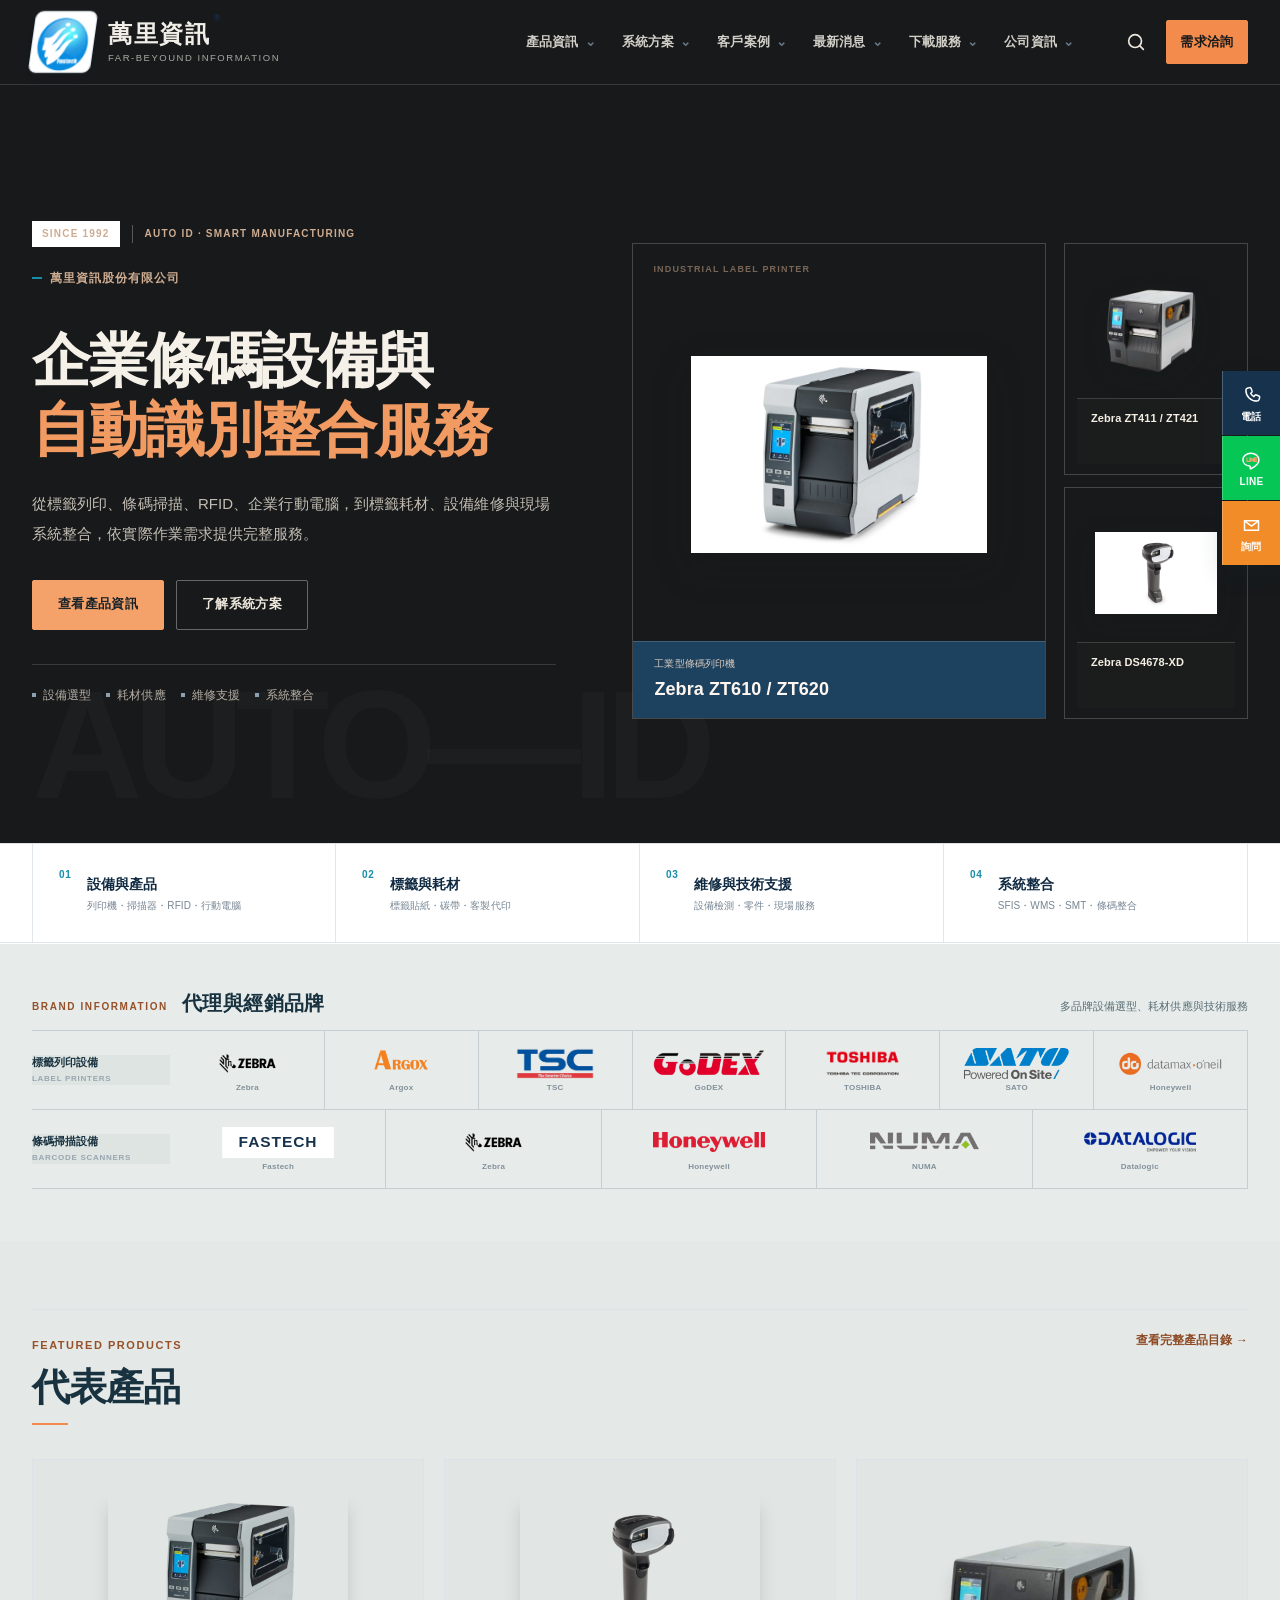
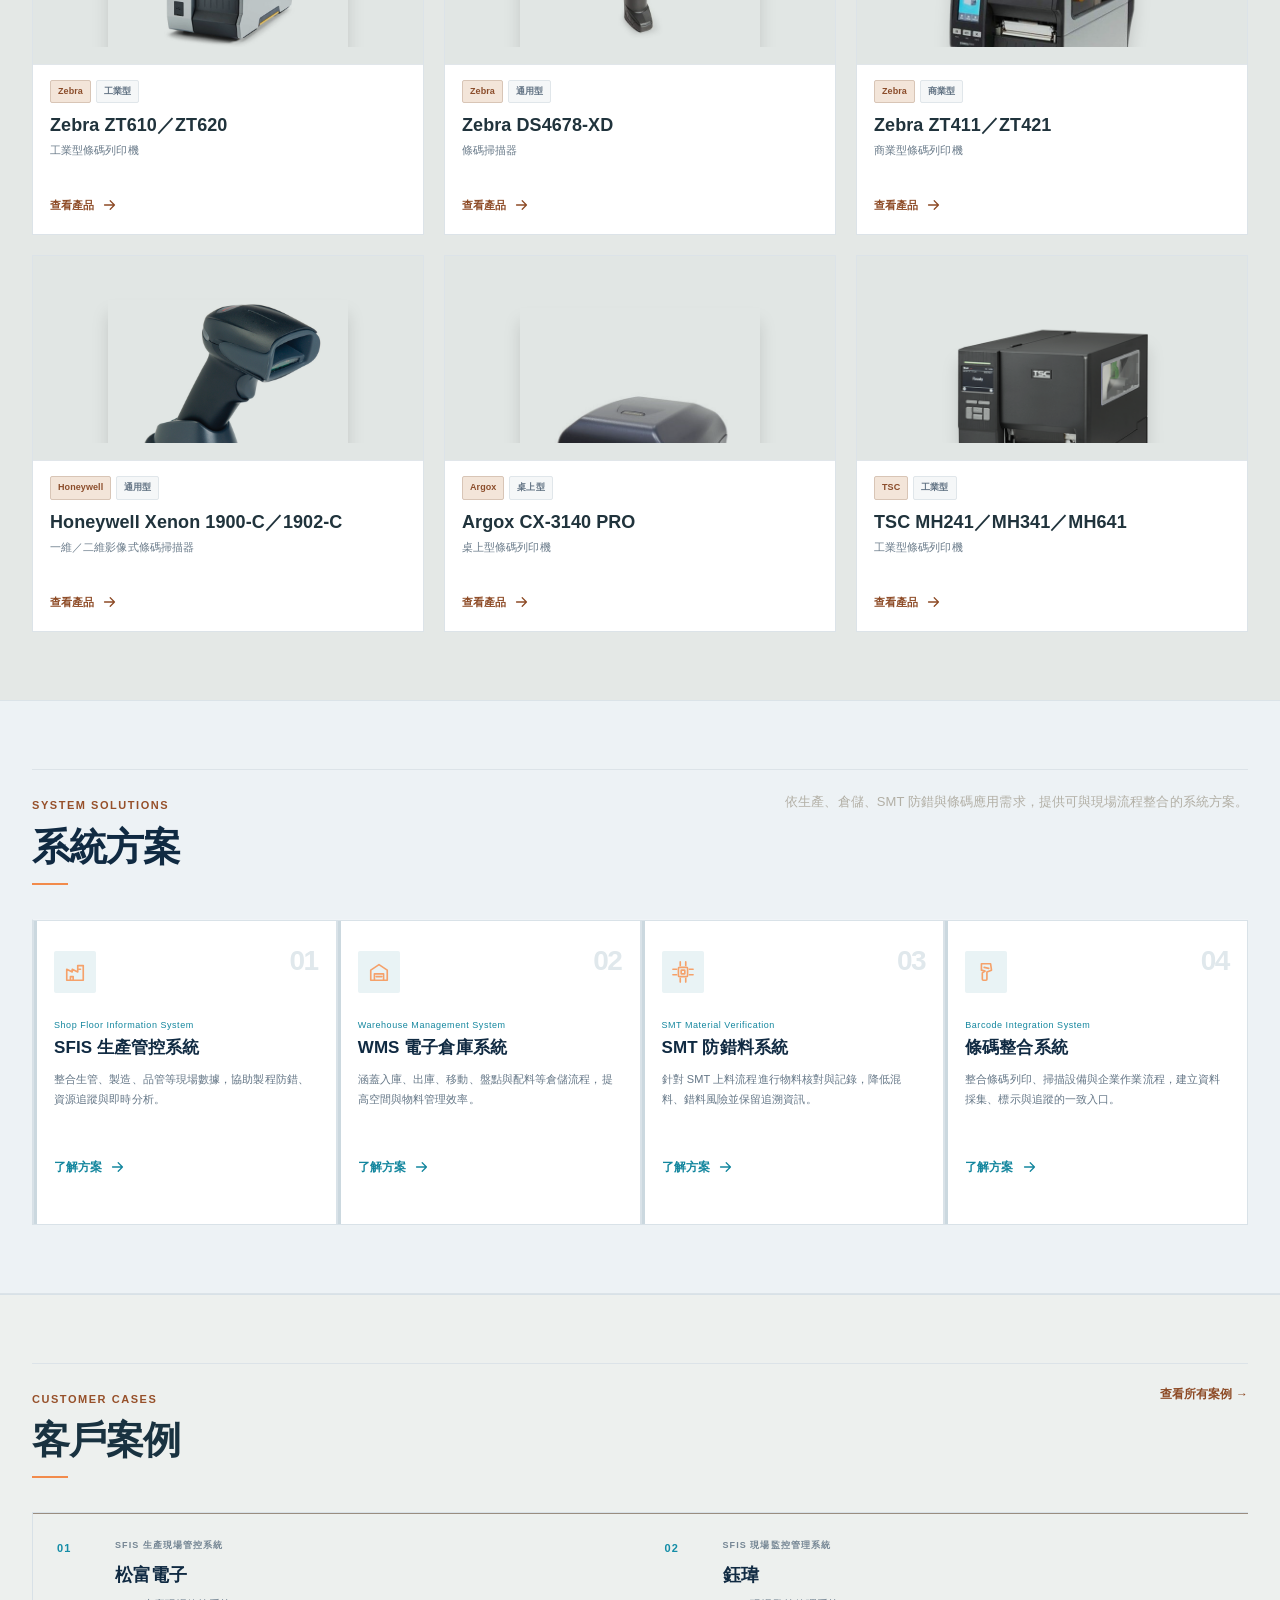
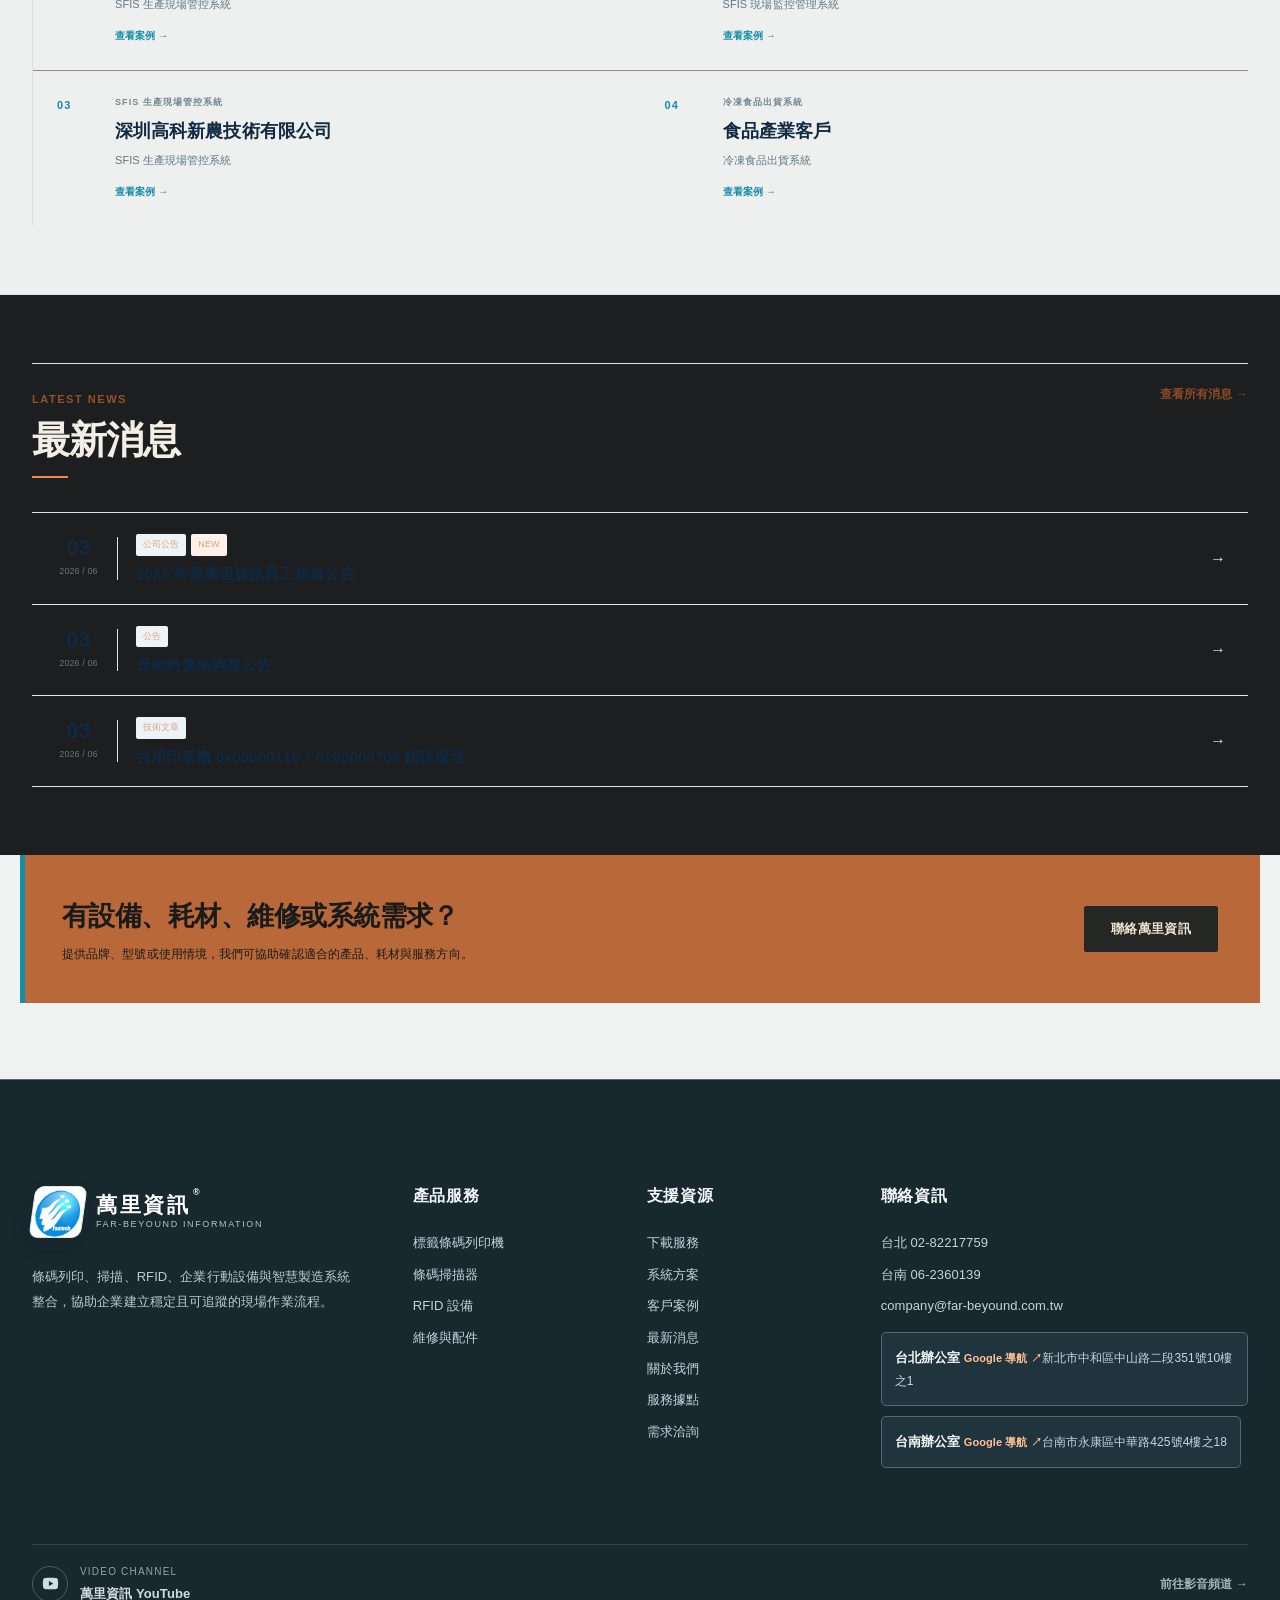
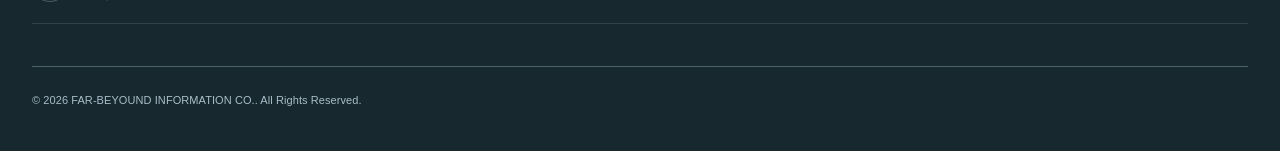
<file: index.html>
<!doctype html><html lang="zh-Hant"><head><meta charset="utf-8"><meta name="viewport" content="width=device-width,initial-scale=1"><meta name="description" content="萬里資訊提供標籤條碼列印機、條碼掃描器、RFID、行動電腦、標籤耗材、維修與智慧製造系統整合服務。"><title>萬里資訊｜條碼設備、自動識別與系統整合</title><link rel="stylesheet" href="assets/css/home-bundle.css?v=20260918-1810"><link rel="stylesheet" href="assets/css/approved-skin-20260916.css?v=20260918-1810"><link rel="icon" type="image/png" href="assets/images/brand/far-beyound-logo.png"></head><body data-page="home" class="fb-approved-skin-20260916"><div id="siteHeader"></div>
<main>
<section class="hero v2-home-hero"><div class="container hero-inner"><div class="hero-copy"><span class="eyebrow">萬里資訊股份有限公司</span><h1>企業條碼設備與<br><em>自動識別整合服務</em></h1><p>從標籤列印、條碼掃描、RFID、企業行動電腦，到標籤耗材、設備維修與現場系統整合，依實際作業需求提供完整服務。</p><div class="hero-actions"><a class="btn btn-primary" href="products.html">查看產品資訊</a><a class="btn btn-secondary" href="solutions.html">了解系統方案</a></div><div class="hero-trust" data-interactive="1"><a href="products.html"><span>設備選型</span></a><a href="products.html?category=labels"><span>耗材供應</span></a><a href="products.html?category=parts"><span>維修支援</span></a><a href="solutions.html"><span>系統整合</span></a></div></div><div class="v2-hero-products"><a class="v2-stage-main" href="product.html?id=zebra-zt610-zt620"><span class="v2-stage-label">INDUSTRIAL LABEL PRINTER</span><img src="assets/images/products/zebra-zt610-zt620.jpg?v=20260918-1810" alt="Zebra ZT610 / ZT620 工業型條碼列印機" loading="eager" fetchpriority="high" decoding="async"><span class="v2-stage-caption"><small>工業型條碼列印機</small><b>Zebra ZT610 / ZT620</b></span></a><div class="v2-stage-side"><a href="product.html?id=zebra-zt411-zt421"><img src="assets/images/products/zebra-zt411-zt421.png?v=20260918-1810" alt="Zebra ZT411 / ZT421" loading="lazy" fetchpriority="low" decoding="async"><span>Zebra ZT411 / ZT421</span></a><a href="product.html?id=zebra-ds4678-xd"><img src="assets/images/products/zebra-ds4678-xd.jpg?v=20260918-1810" alt="Zebra DS4678-XD" loading="lazy" fetchpriority="low" decoding="async"><span>Zebra DS4678-XD</span></a></div></div></div></section>
<section class="v5-credibility" aria-label="萬里資訊服務概況"><div class="container v5-cred-grid"><div class="v5-cred-item"><strong class="v5-cred-key">1992</strong><span class="v5-cred-copy"><b>公司核准設立</b><span>持續服務企業條碼與自動識別應用</span></span></div><div class="v5-cred-item"><strong class="v5-cred-key smaller">台北 × 台南</strong><span class="v5-cred-copy"><b>台灣服務據點</b><span>設備、耗材與技術服務窗口</span></span></div><div class="v5-cred-item"><strong class="v5-cred-key smaller">AUTO ID</strong><span class="v5-cred-copy"><b>多品牌設備整合</b><span>列印、掃描、RFID 與行動設備</span></span></div><div class="v5-cred-item"><strong class="v5-cred-key smaller">SFIS · WMS · SMT</strong><span class="v5-cred-copy"><b>現場系統整合</b><span>生產、倉儲、防錯與條碼流程</span></span></div></div></section>
<section class="brand-portfolio" aria-labelledby="brandPortfolioTitle"><div class="container"><div class="brand-portfolio-head"><div class="brand-portfolio-title"><small>BRAND INFORMATION</small><h2 id="brandPortfolioTitle">代理與經銷品牌</h2></div><p>多品牌設備選型、耗材供應與技術服務</p></div><div class="brand-family"><div class="brand-family-label">標籤列印設備<small>LABEL PRINTERS</small></div><div class="brand-wordmarks"><a class="brand-wordmark zebra" href="products.html?category=printers&brand=Zebra">Zebra</a><a class="brand-wordmark argox" href="products.html?category=printers&brand=Argox">Argox</a><a class="brand-wordmark tsc" href="products.html?category=printers&brand=TSC">TSC</a><a class="brand-wordmark godex" href="products.html?category=printers&brand=GoDEX">GoDEX</a><a class="brand-wordmark toshiba" href="products.html?category=printers&brand=TOSHIBA">TOSHIBA</a><a class="brand-wordmark sato" href="products.html?category=printers&brand=SATO">SATO</a><a class="brand-wordmark honeywell" href="products.html?category=printers&brand=Honeywell">Honeywell</a></div></div><div class="brand-family scanner"><div class="brand-family-label">條碼掃描設備<small>BARCODE SCANNERS</small></div><div class="brand-wordmarks"><a class="brand-wordmark fastech" href="products.html?category=scanners&brand=Fastech">Fastech</a><a class="brand-wordmark zebra" href="products.html?category=scanners&brand=Zebra">Zebra</a><a class="brand-wordmark honeywell" href="products.html?category=scanners&brand=Honeywell">Honeywell</a><a class="brand-wordmark numa" href="products.html?category=scanners&brand=NUMA">NUMA</a><a class="brand-wordmark datalogic" href="products.html?category=scanners&brand=Datalogic">Datalogic</a></div></div></div></section>
<section class="v2-service-strip"><div class="container v2-service-grid"><a class="v2-service-item" href="products.html"><span class="v2-service-no">01</span><span><b>設備與產品</b><small>列印機・掃描器・RFID・行動電腦</small></span></a><a class="v2-service-item" href="products.html?category=labels"><span class="v2-service-no">02</span><span><b>標籤與耗材</b><small>標籤貼紙・碳帶・客製代印</small></span></a><a class="v2-service-item" href="products.html?category=parts"><span class="v2-service-no">03</span><span><b>維修與技術支援</b><small>設備檢測・零件・現場服務</small></span></a><a class="v2-service-item" href="solutions.html"><span class="v2-service-no">04</span><span><b>系統整合</b><small>SFIS・WMS・SMT・條碼整合</small></span></a></div></section>
<section class="section section-white"><div class="container"><div class="section-head"><div><span class="eyebrow">PRODUCT & SERVICE</span><h2>產品與服務</h2></div><p>依設備類型快速進入完整目錄，從硬體、耗材、軟體到維修服務集中查找。</p></div><div id="homeCategories" class="category-grid"></div></div></section><section class="section"><div class="container"><div class="section-head"><div><span class="eyebrow">FEATURED PRODUCTS</span><h2>代表產品</h2></div><a class="text-link" href="products.html">查看完整產品目錄 →</a></div><div id="homeProducts" class="product-grid"></div></div></section><section class="section section-dark"><div class="container"><div class="section-head"><div><span class="eyebrow">SYSTEM SOLUTIONS</span><h2>系統方案</h2></div><p>依生產、倉儲、SMT 防錯與條碼應用需求，提供可與現場流程整合的系統方案。</p></div><div id="homeSolutions" class="solution-grid"></div></div></section>
<section class="section v5-case-section"><div class="container"><div class="section-head"><div><span class="eyebrow">CUSTOMER CASES</span><h2>客戶案例</h2></div><a class="text-link" href="cases.html">查看所有案例 →</a></div><div class="v5-case-grid"><a class="v5-case-card" href="cases.html"><span class="v5-case-no">01</span><small>SFIS · PRODUCTION</small><h3>松富電子</h3><p>SFIS 生產現場管控系統</p><span class="v5-case-link">查看案例 →</span></a><a class="v5-case-card" href="cases.html"><span class="v5-case-no">02</span><small>SFIS · MONITORING</small><h3>鈺瑋</h3><p>SFIS 現場監控管理系統</p><span class="v5-case-link">查看案例 →</span></a><a class="v5-case-card" href="cases.html"><span class="v5-case-no">03</span><small>SFIS · INTEGRATION</small><h3>深圳高科新農技術有限公司</h3><p>SFIS 生產現場管控系統</p><span class="v5-case-link">查看案例 →</span></a><a class="v5-case-card" href="cases.html"><span class="v5-case-no">04</span><small>WMS · SHIPPING</small><h3>食品產業客戶</h3><p>冷凍食品出貨系統</p><span class="v5-case-link">查看案例 →</span></a></div></div></section>
<section class="section section-white"><div class="container"><div class="section-head"><div><span class="eyebrow">LATEST NEWS</span><h2>最新消息</h2></div><a class="text-link" href="news.html">查看所有消息 →</a></div><div id="homeNews" class="news-list"></div></div></section><section class="cta-band"><div><h2>有設備、耗材、維修或系統需求？</h2><p>提供品牌、型號或使用情境，我們可協助確認適合的產品、耗材與服務方向。</p></div><a class="btn" href="contact.html">聯絡萬里資訊</a></section>
</main><div id="siteFooter"></div><script src="assets/js/data.js?v=20260918-1810"></script><script src="assets/js/cloud-sync.js?v=20260918-1810" data-cloud-sync="1"></script><script type="application/json" id="homeBundledRuntimeMarkers" data-front-url-guard="1" data-page-settings-control="1" data-search-visibility="1" data-front-location-control="1" data-front-feature-control="1" data-public-managed-content="1" data-front-brand-control="1" data-social-content="1" data-site-seo="1" data-social-display="1" data-public-release-polish="1" data-brand-home-guard="1" data-quick-contact-normalize="1" data-quick-contact-authority="1" data-solution-coverage="1">{}</script><script type="application/json" id="homeLateRuntimeAssets">["assets/js/product-docs.js?v=20260918-1810","assets/js/home-late-bundle.js?v=20260918-1810"]</script><script src="assets/js/home-main-bundle.js?v=20260918-1810"></script><script src="assets/js/site-social.js?v=20260918-1810"></script><script src="assets/js/home-aux-bundle.js?v=20260918-1810"></script></body></html>
</file>
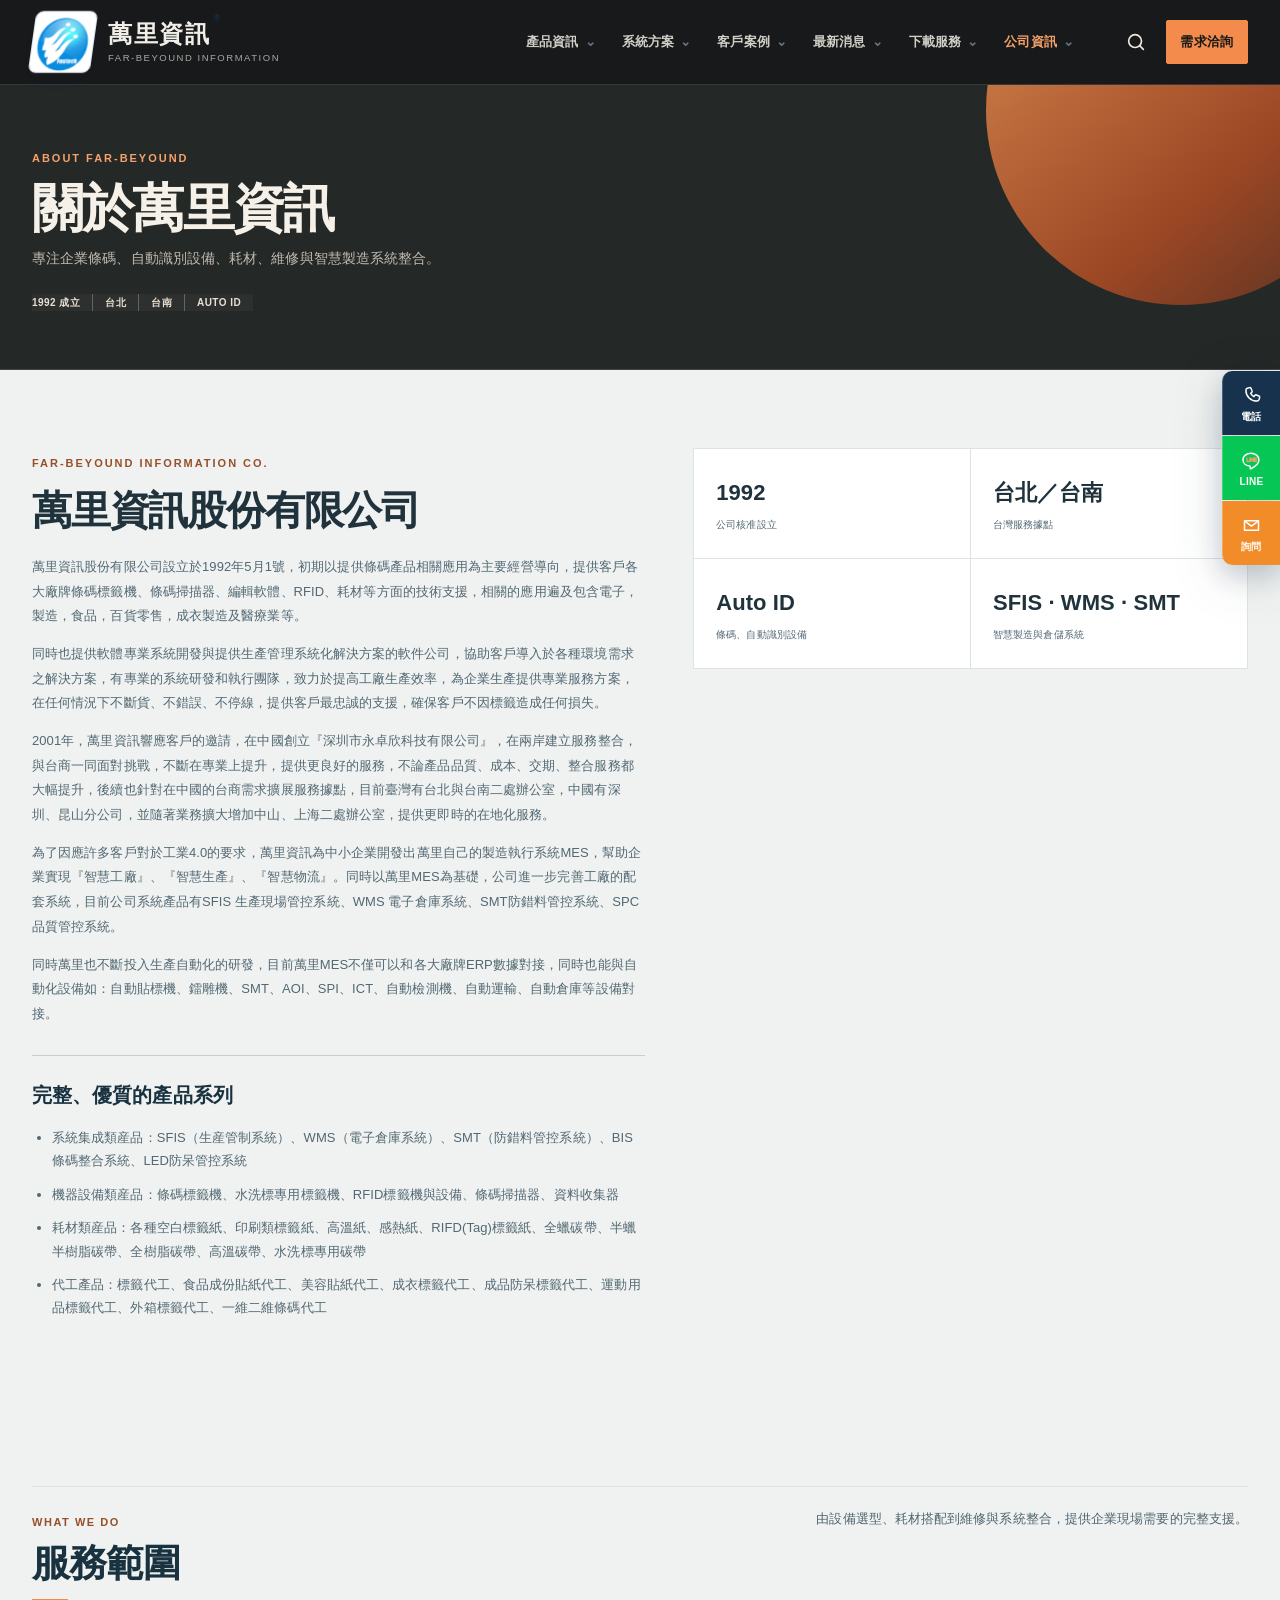
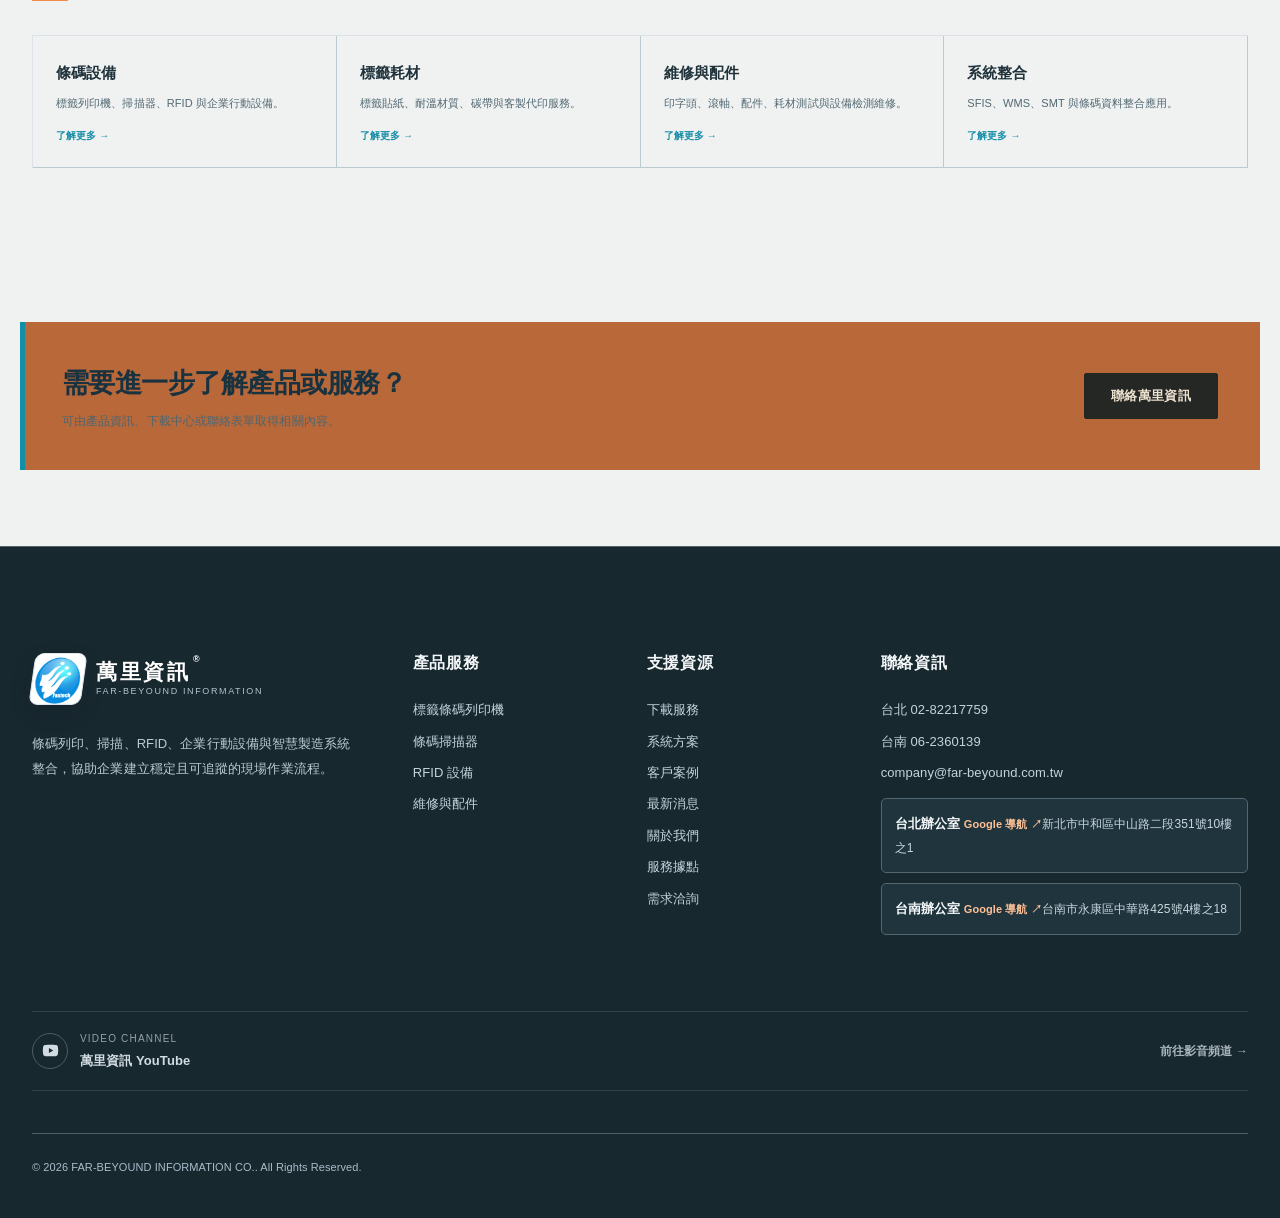
<file: about.html>
<!doctype html><html lang="zh-Hant"><head><meta charset="utf-8"><meta name="viewport" content="width=device-width,initial-scale=1"><meta name="description" content="萬里資訊股份有限公司：條碼列印、掃描、RFID、企業行動設備、耗材維修與智慧製造系統整合。"><title>關於我們｜萬里資訊</title><link rel="stylesheet" href="assets/css/inner-bundle.css?v=20260918-1810"><style>.about-page-grid{display:grid;grid-template-columns:1.05fr .95fr;gap:48px;align-items:start}.about-page-grid h2{font-size:36px;line-height:1.3;margin:8px 0 19px;color:#17324d}.about-page-grid p{color:var(--muted);font-size:13px;line-height:1.9}.about-facts{display:grid;grid-template-columns:1fr 1fr;border-top:1px solid #dce3e8;border-left:1px solid #dce3e8}.about-fact{background:#fff;border-right:1px solid #dce3e8;border-bottom:1px solid #dce3e8;padding:22px}.about-fact b{display:block;font-size:19px;color:var(--navy);font-weight:600}.about-fact span{display:block;font-size:10px;color:var(--muted);margin-top:4px}.service-scope{display:grid;grid-template-columns:repeat(4,1fr);border-top:1px solid #dce3e8;border-left:1px solid #dce3e8}.scope-card{background:#fff;border-right:1px solid #dce3e8;border-bottom:1px solid #dce3e8;padding:23px}.scope-card b{font-size:15px;font-weight:600;color:#1b344b}.scope-card p{font-size:11px;color:var(--muted);margin:7px 0 0;line-height:1.75}@media(max-width:900px){.about-page-grid{grid-template-columns:1fr}.service-scope{grid-template-columns:repeat(2,1fr)}}@media(max-width:600px){.about-facts,.service-scope{grid-template-columns:1fr}}</style><link rel="stylesheet" href="assets/css/approved-skin-20260916.css?v=20260918-1810"><link rel="stylesheet" href="assets/css/official-about.css?v=20260918-1810"><link rel="icon" type="image/png" href="assets/images/brand/far-beyound-logo.png"></head><body data-page="about" class="fb-approved-skin-20260916"><div id="siteHeader"></div><main><section class="page-hero"><div class="container"><span class="eyebrow">ABOUT FAR-BEYOUND</span><h1>關於我們</h1><p>從條碼設備、標籤耗材與維修服務，到製造與倉儲系統整合，協助企業建立穩定、可追蹤的現場作業流程。</p></div></section><section class="section section-white"><div class="container about-page-grid"><div><span class="eyebrow">FAR-BEYOUND INFORMATION CO.</span><h2>萬里資訊股份有限公司</h2><p>公司原官網資料載入中。</p></div><div class="about-facts"><div class="about-fact"><b>1992</b><span>公司核准設立</span></div><div class="about-fact"><b>台北／台南</b><span>台灣服務據點</span></div><div class="about-fact"><b>Auto ID</b><span>條碼、自動識別設備</span></div><div class="about-fact"><b>SFIS · WMS · SMT</b><span>智慧製造與倉儲系統</span></div></div></div></section><section class="section"><div class="container"><div class="section-head"><div><span class="eyebrow">WHAT WE DO</span><h2>服務範圍</h2></div><p>由設備選型、耗材搭配到維修與系統整合，提供企業現場需要的完整支援。</p></div><div class="service-scope"><div class="scope-card"><b>條碼設備</b><p>標籤列印機、掃描器、RFID 與企業行動設備。</p></div><div class="scope-card"><b>標籤耗材</b><p>標籤貼紙、耐溫材質、碳帶與客製代印服務。</p></div><div class="scope-card"><b>維修與配件</b><p>印字頭、滾軸、配件、耗材測試與設備檢測維修。</p></div><div class="scope-card"><b>系統整合</b><p>SFIS、WMS、SMT 與條碼資料整合應用。</p></div></div></div></section><section class="cta-band"><div><h2>需要進一步了解產品或服務？</h2><p>可由產品資訊、下載中心或聯絡表單取得相關內容。</p></div><a class="btn" href="contact.html">聯絡萬里資訊</a></section></main><div id="siteFooter"></div><script src="assets/js/data.js?v=20260918-1810"></script><script src="assets/js/cloud-sync.js?v=20260918-1810" data-cloud-sync="1"></script><script type="application/json" id="innerBundledRuntimeMarkers" data-front-url-guard="1" data-page-settings-control="1" data-search-visibility="1" data-front-location-control="1" data-front-feature-control="1" data-public-managed-content="1" data-front-brand-control="1" data-social-content="1" data-site-seo="1" data-social-display="1" data-public-release-polish="1" data-brand-home-guard="1" data-quick-contact-normalize="1" data-quick-contact-authority="1">{}</script><script src="assets/js/inner-generic-bundle.js?v=20260918-1810"></script><script defer src="assets/js/product-docs.js?v=20260918-1810"></script><script src="assets/js/site-social.js?v=20260918-1810"></script><script defer src="assets/js/product-resources.js?v=20260918-1810"></script><script src="assets/js/legacy-about.js?v=20260918-1810"></script><script src="assets/js/official-about-runtime.js?v=20260918-1810"></script><script src="assets/js/inner-contact-bundle.js?v=20260918-1810"></script></body></html>
</file>
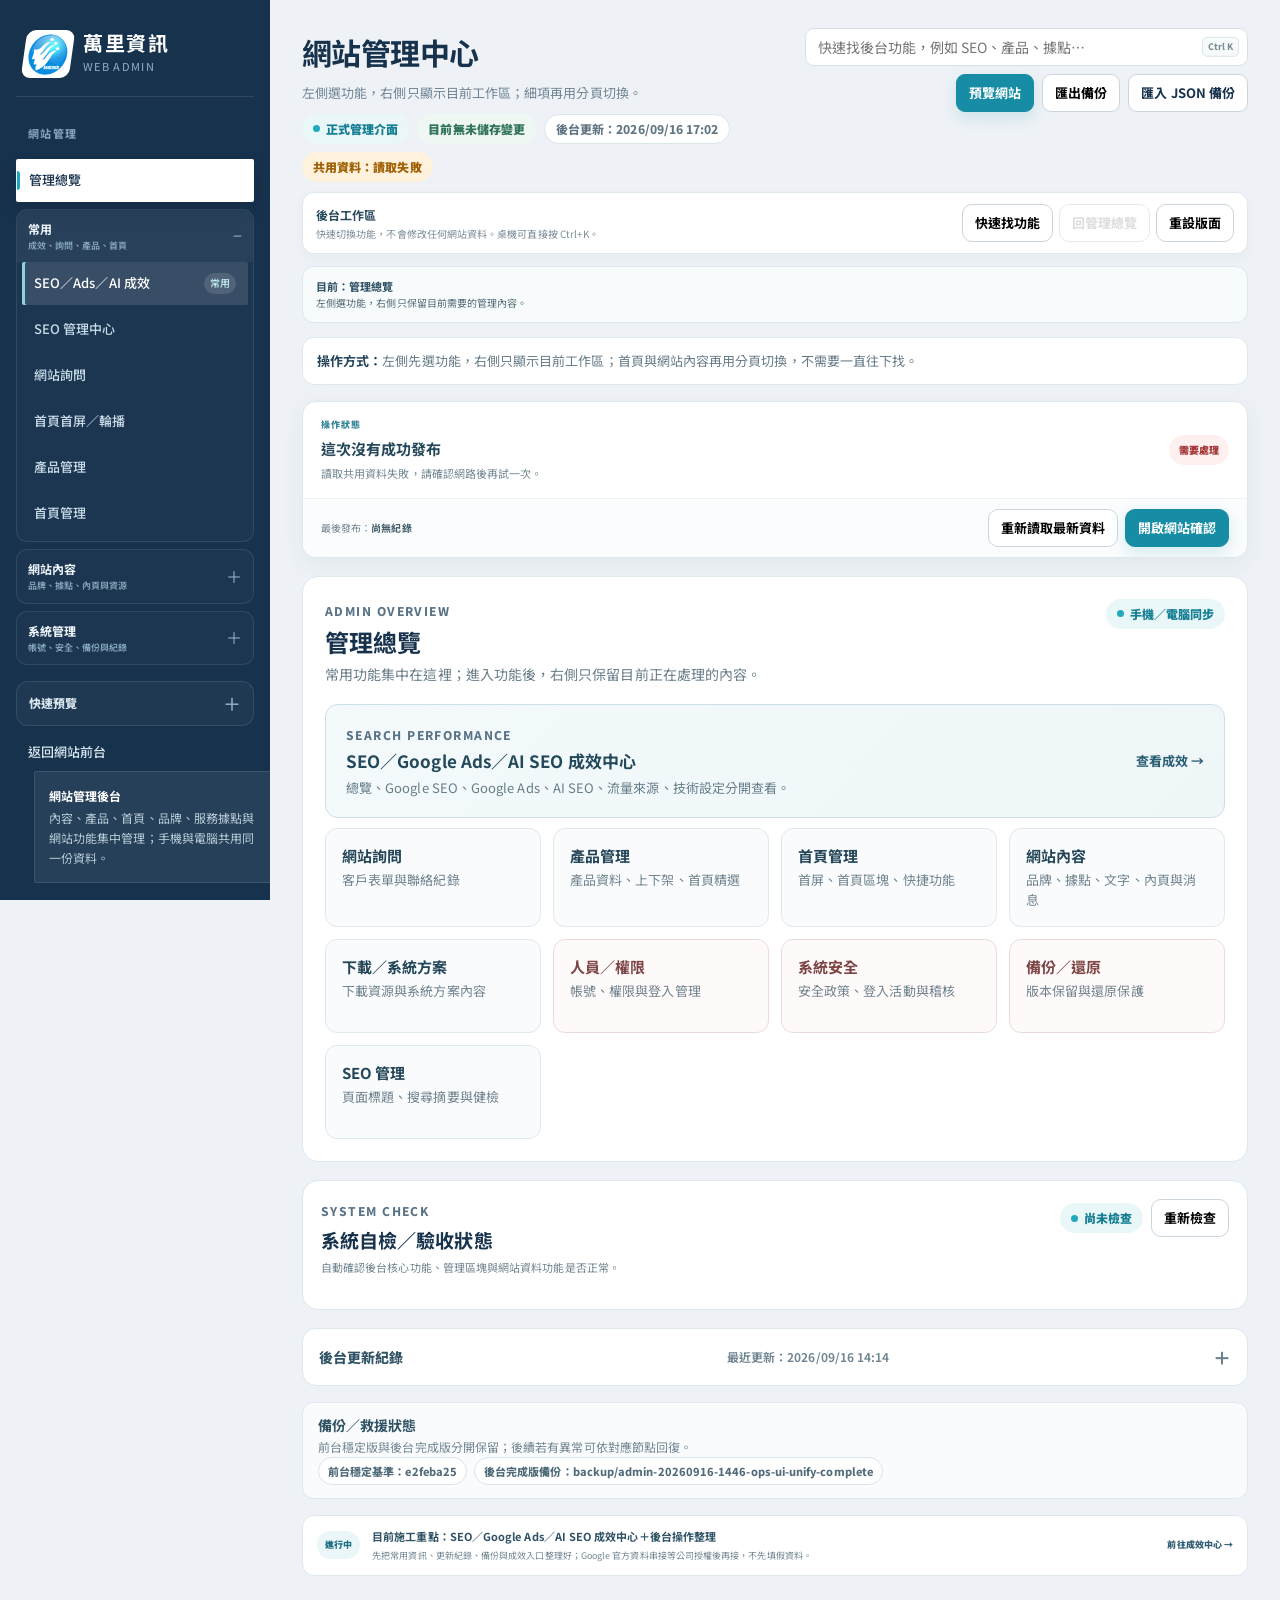
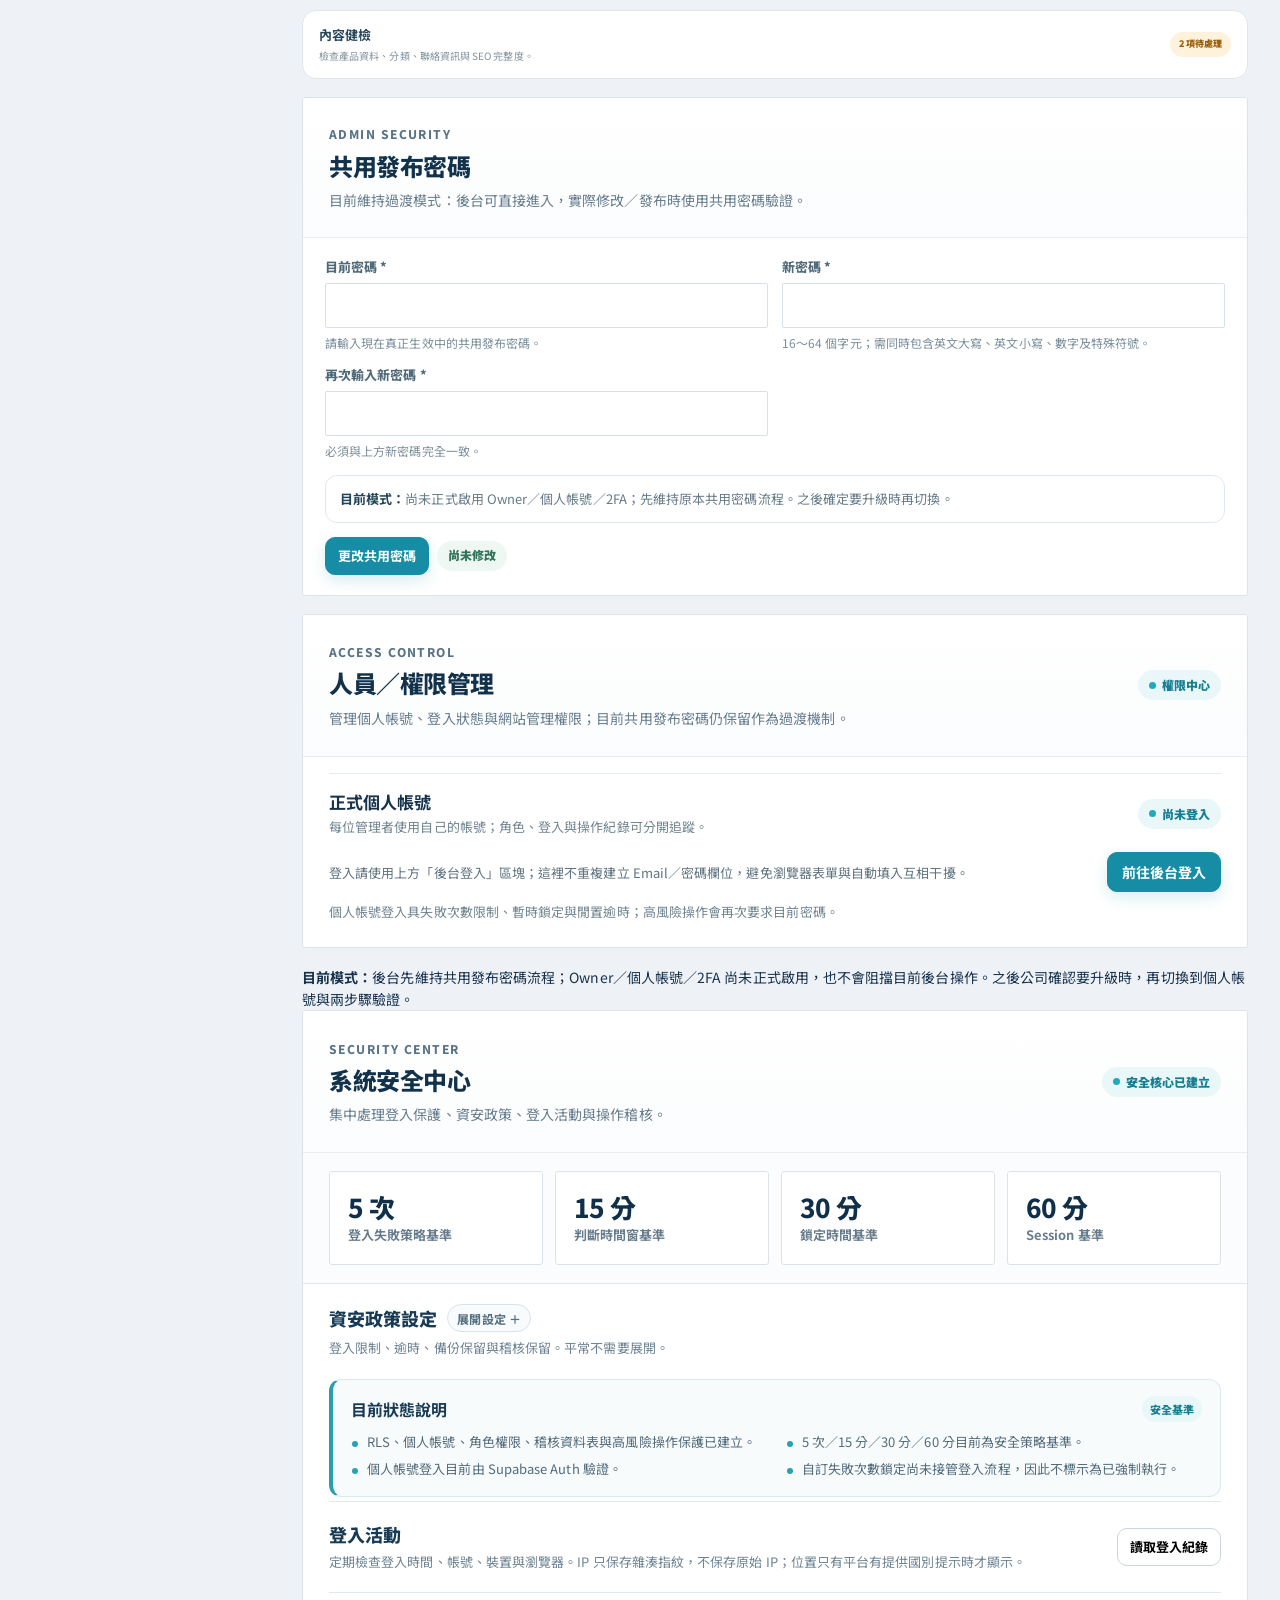
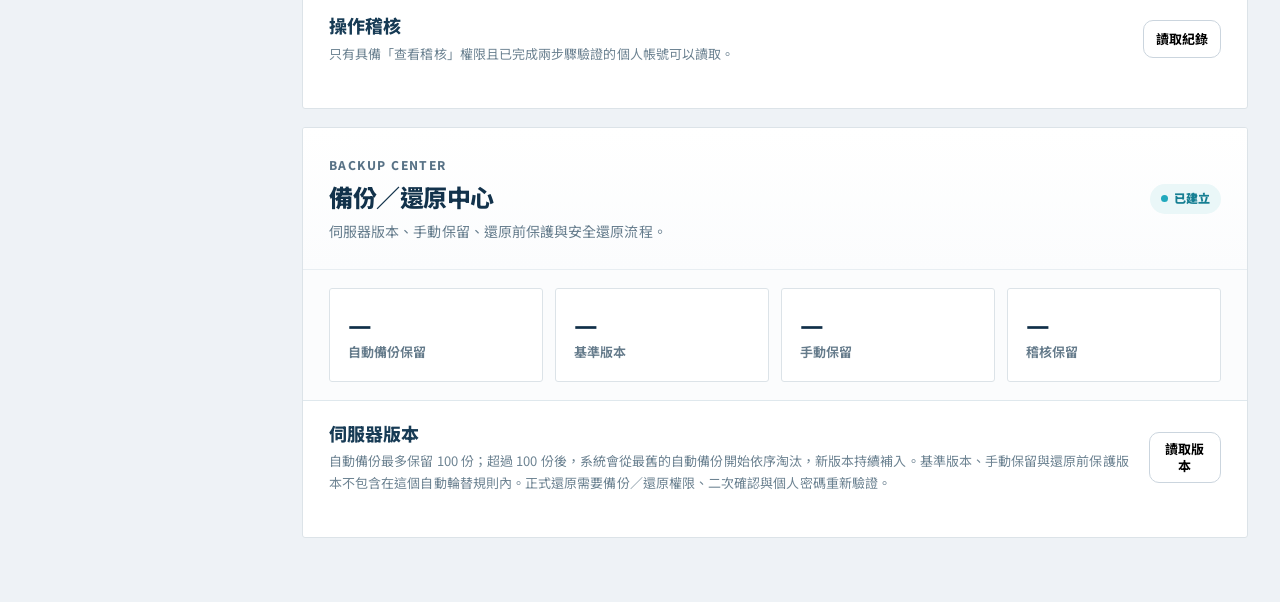
<file: admin.html>
<!doctype html>
<html lang="zh-Hant">
<head>
  <meta charset="utf-8">
  <meta name="viewport" content="width=device-width,initial-scale=1">
  <meta name="robots" content="noindex,nofollow">
  <title>網站管理｜萬里資訊</title>
  <script src="assets/js/admin-cache-guard.js?v=20260918-1810"></script>
  <link rel="stylesheet" href="assets/css/app.css?v=20260918-1810">
  <link rel="stylesheet" href="assets/css/v2-corporate.css?v=20260918-1810">
  <link rel="stylesheet" href="assets/css/v3-refinement.css?v=20260918-1810">
  <link rel="stylesheet" href="assets/css/admin-modern.css?v=20260918-1810">
  <link rel="stylesheet" href="assets/css/admin-ux.css?v=20260918-1810">
  <link rel="stylesheet" href="assets/css/admin-mobile-cms.css?v=20260918-1810">
  <link rel="stylesheet" href="assets/css/admin-design-system.css?v=20260918-1810">
  <link rel="icon" type="image/png" href="assets/images/brand/far-beyound-logo.png">
</head>
<body data-page="admin">
  <!-- Admin UI revision: 2026-09-16 17:02 -->
  <div class="admin-shell">
    <aside class="admin-side">
      <a href="admin.html" class="brand brand-light">
        <span class="brand-mark"><img src="assets/images/brand/far-beyound-logo.png" alt=""></span>
        <span class="brand-copy"><strong>萬里資訊</strong><small>WEB ADMIN</small></span>
      </a>
      <nav class="admin-nav">
        <div class="admin-nav-label">網站管理</div>
        <div class="admin-nav-section">常用</div>
        <a href="#adminAnalytics" class="admin-important">SEO／Ads／AI 成效</a>
        <a href="#adminInquiries">網站詢問</a>
        <a href="#products">產品管理</a>
        <a href="#adminHomeWorkspace">首頁管理</a>
        <div class="admin-nav-section">網站內容</div>
        <a href="#adminContentWorkspace">網站內容管理</a>
        <a href="#resourceAdmin">下載／系統方案</a>
        <div class="admin-nav-section">系統管理</div>
        <a href="#adminAccessCenter">人員／權限</a>
        <a href="#adminSecurityCenter">系統安全</a>
        <a href="#adminBackupCenter">備份／還原</a>
        <a href="#adminHistory">異動紀錄</a>
        <a href="#adminMaintenance">系統維護</a>
        <div class="admin-nav-section">檢查與預覽</div>
        <div class="admin-preview-group" id="adminPreviewGroup">
          <button class="admin-preview-toggle" id="adminPreviewToggle" type="button" aria-expanded="false">快速預覽 <span>＋</span></button>
          <div class="admin-preview-links">
            <a href="index.html" target="_blank">首頁</a>
            <a href="products.html" target="_blank">產品資訊</a>
            <a href="downloads.html" target="_blank">下載中心</a>
            <a href="solutions.html" target="_blank">系統方案</a>
            <a href="cases.html" target="_blank">客戶案例</a>
            <a href="locations.html" target="_blank">服務據點</a>
            <a href="news.html" target="_blank">最新消息</a>
            <a href="about.html" target="_blank">關於我們</a>
            <a href="contact.html" target="_blank">聯絡我們</a>
          </div>
        </div>
        <a href="index.html">返回網站前台</a>
      </nav>
      <div class="admin-mode"><b>網站管理後台</b>內容、產品、首頁、品牌、服務據點與網站功能集中管理；手機與電腦共用同一份資料。</div>
    </aside>

    <main class="admin-main">
      <div class="admin-top">
        <div>
          <h1>網站管理中心</h1>
          <p>左側選功能，右側只顯示目前工作區；細項再用分頁切換。</p>
          <div class="admin-top-meta">
            <span class="admin-status-pill">正式管理介面</span>
            <span id="adminSaveState" class="admin-save-state">目前無未儲存變更</span>
            <span class="admin-version-note">後台更新：2026/09/16 17:02</span>
          </div>
        </div>
        <div class="admin-actions">
          <a class="btn btn-primary btn-sm" href="index.html" target="_blank">預覽網站</a>
          <button id="exportBtn" class="btn btn-secondary btn-sm">匯出備份</button>
          <label class="btn btn-secondary btn-sm" title="匯入會改變目前管理資料，請先匯出現況備份。">匯入 JSON 備份<input id="importInput" class="hidden-input" type="file" accept="application/json"></label>
        </div>
      </div>

      <div class="admin-section-jump">
        <a href="#adminAnalytics">SEO／Ads／AI</a>
        <a href="#adminInquiries">詢問</a>
        <a href="#products">產品</a>
        <a href="#adminHomeWorkspace">首頁管理</a>
        <a href="#adminContentWorkspace">網站內容</a>
        <a href="#resourceAdmin">下載／方案</a>
      </div>
      <div class="admin-usage-note"><b>操作方式：</b>左側先選功能，右側只顯示目前工作區；首頁與網站內容再用分頁切換，不需要一直往下找。</div>

      <div id="homeHeroAdmin"></div>
      <section id="adminStats" class="admin-stats"></section>
      <div id="siteControlAdmin"></div>
      <div id="contentControlAdmin"></div>
      <div id="siteStructureAdmin"></div>

      <section id="products" class="admin-panel">
        <div class="admin-panel-head">
          <div>
            <span class="eyebrow">PRODUCT MANAGEMENT</span>
            <h2>產品管理</h2>
            <p>維護品牌、商品型號、產品內容、上下架與首頁精選；商品網址由品牌＋型號自動建立。</p>
          </div>
          <div class="admin-product-head-actions"><button id="newProductBtn" class="btn btn-primary btn-sm">＋ 新增產品</button></div>
        </div>
        <div class="admin-product-tools">
          <input id="adminProductSearch" type="search" placeholder="搜尋品牌、商品型號、產品名稱…" aria-label="搜尋產品">
          <select id="adminProductCategoryFilter"><option value="">全部分類</option></select>
          <label class="featured-only"><input id="adminProductFeaturedOnly" type="checkbox"> 只看首頁精選</label>
          <div style="display:flex;align-items:center;gap:8px"><span id="adminProductVisibleCount" class="admin-product-count">顯示 0／0 項</span><button id="adminProductFilterClear" type="button" class="btn btn-secondary btn-sm">清除篩選</button></div>
        </div>
        <div id="adminProductFilterEmpty" class="admin-product-empty" hidden>沒有符合目前篩選條件的產品。</div>
        <div class="admin-table-wrap">
          <table class="admin-table">
            <thead><tr><th>品牌</th><th>產品／型號</th><th>分類</th><th>狀態</th><th>操作</th></tr></thead>
            <tbody id="adminProductRows"></tbody>
          </table>
        </div>
      </section>

      <div id="adminHistory"></div>
      <details id="adminMaintenance" class="admin-panel admin-maintenance">
        <summary>系統維護／危險操作</summary>
        <div class="admin-maintenance-body">
          <div class="admin-maintenance-copy"><b>恢復預設資料</b>會覆蓋目前管理資料。執行前請先使用上方「匯出備份」保存 JSON。</div>
          <button id="resetBtn" class="btn btn-danger-soft btn-sm" type="button">恢復預設資料</button>
        </div>
      </details>
    </main>
  </div>

  <div id="adminFormPanel" class="admin-form-overlay">
    <div class="admin-form-drawer">
      <div class="admin-form-head"><h2 id="formTitle">新增產品</h2><button id="adminFormClose" class="icon-btn" type="button">×</button></div>
      <form id="productAdminForm">
        <div class="form-grid">
          <div class="field full"><label>資料 ID *</label><input id="admin_id" required></div>
          <div class="field"><label>品牌 *</label><input id="admin_brand" required></div>
          <div class="field"><label>分類 *</label><select id="adminCategory" required></select></div>
          <div class="field"><label>系列</label><input id="admin_family"></div>
          <div class="field"><label>類型</label><input id="admin_type"></div>
          <div class="field full"><label>產品名稱 *</label><input id="admin_name" required></div>
          <div class="field full"><label>副標題</label><input id="admin_subtitle"></div>
          <div class="field"><label>狀態</label><input id="admin_status"></div>
          <div class="field full"><label>產品介紹</label><textarea id="admin_intro"></textarea></div>
        </div>
        <label class="check-field"><input id="adminFeatured" type="checkbox"> 顯示於首頁精選產品</label>
        <div style="display:flex;gap:8px;margin-top:20px"><button class="btn btn-primary" type="submit">儲存產品</button><button id="adminFormClose2" class="btn btn-secondary" type="button">取消</button></div>
      </form>
    </div>
  </div>

  <script src="assets/js/data.js?v=20260918-1810"></script>
  <script src="assets/js/admin-import-guard.js?v=20260918-1810"></script>
  <script src="assets/js/cloud-sync.js?v=20260918-1810"></script>
  <script src="assets/js/app.js?v=20260918-1810"></script>
  <script src="assets/js/pages.js?v=20260918-1810"></script>
  <script src="assets/js/media-patch.js?v=20260918-1810"></script>
  <script src="assets/js/legacy-catalog.js?v=20260918-1810"></script>
  <script src="assets/js/catalog-merge.js?v=20260918-1810"></script>
  <script src="assets/js/admin-extended.js?v=20260918-1810"></script>
  <script src="assets/js/admin-resources.js?v=20260918-1810"></script>
  <script src="assets/js/admin-product-enhanced.js?v=20260918-1810"></script>
  <script src="assets/js/admin-home-hero.js?v=20260918-1810"></script>
  <script src="assets/js/admin-site-control.js?v=20260918-1810"></script>
  <script src="assets/js/admin-content-control.js?v=20260918-1810"></script>
  <script src="assets/js/admin-site-structure.js?v=20260918-1810"></script>
  <script src="assets/js/admin-product-tools.js?v=20260918-1810"></script>
  <script src="assets/js/admin-analytics.js?v=20260918-1810"></script>
  <script src="assets/js/admin-traffic-source.js?v=20260918-1810"></script>
  <script src="assets/js/admin-inquiries.js?v=20260918-1810"></script>
  <script data-admin-password="1" src="assets/js/admin-password.js?v=20260918-1810"></script>
  <script data-admin-dashboard="1" src="assets/js/admin-dashboard.js?v=20260918-1810"></script>
  <script src="assets/js/admin-history.js?v=20260918-1810"></script>
  <script src="assets/js/admin-url-validation.js?v=20260918-1810"></script>
  <script src="assets/js/admin-save-guard.js?v=20260918-1810"></script>
  <script src="assets/js/admin-ux.js?v=20260918-1810"></script>
  <script id="fbAdminMasterDetailLoader" src="assets/js/admin-master-detail.js?v=20260918-1810"></script>
  <script src="assets/js/admin-auth-core.js?v=20260918-1810"></script>
  <script src="assets/js/admin-mfa-compat.js?v=20260918-1810"></script>
  <script src="assets/js/admin-access-gate.js?v=20260918-1810"></script>
  <script src="assets/js/admin-reauth.js?v=20260918-1810"></script>
  <script id="fbAdminSystemCentersLoader" src="assets/js/admin-system-centers.js?v=20260918-1810"></script>
  <script src="assets/js/admin-session-hardening.js?v=20260918-1810"></script>
  <script src="assets/js/admin-static-ui.js?v=20260918-1810"></script>
  <script src="assets/js/admin-mobile-cms.js?v=20260918-1810"></script>
</body>
</html>
</file>
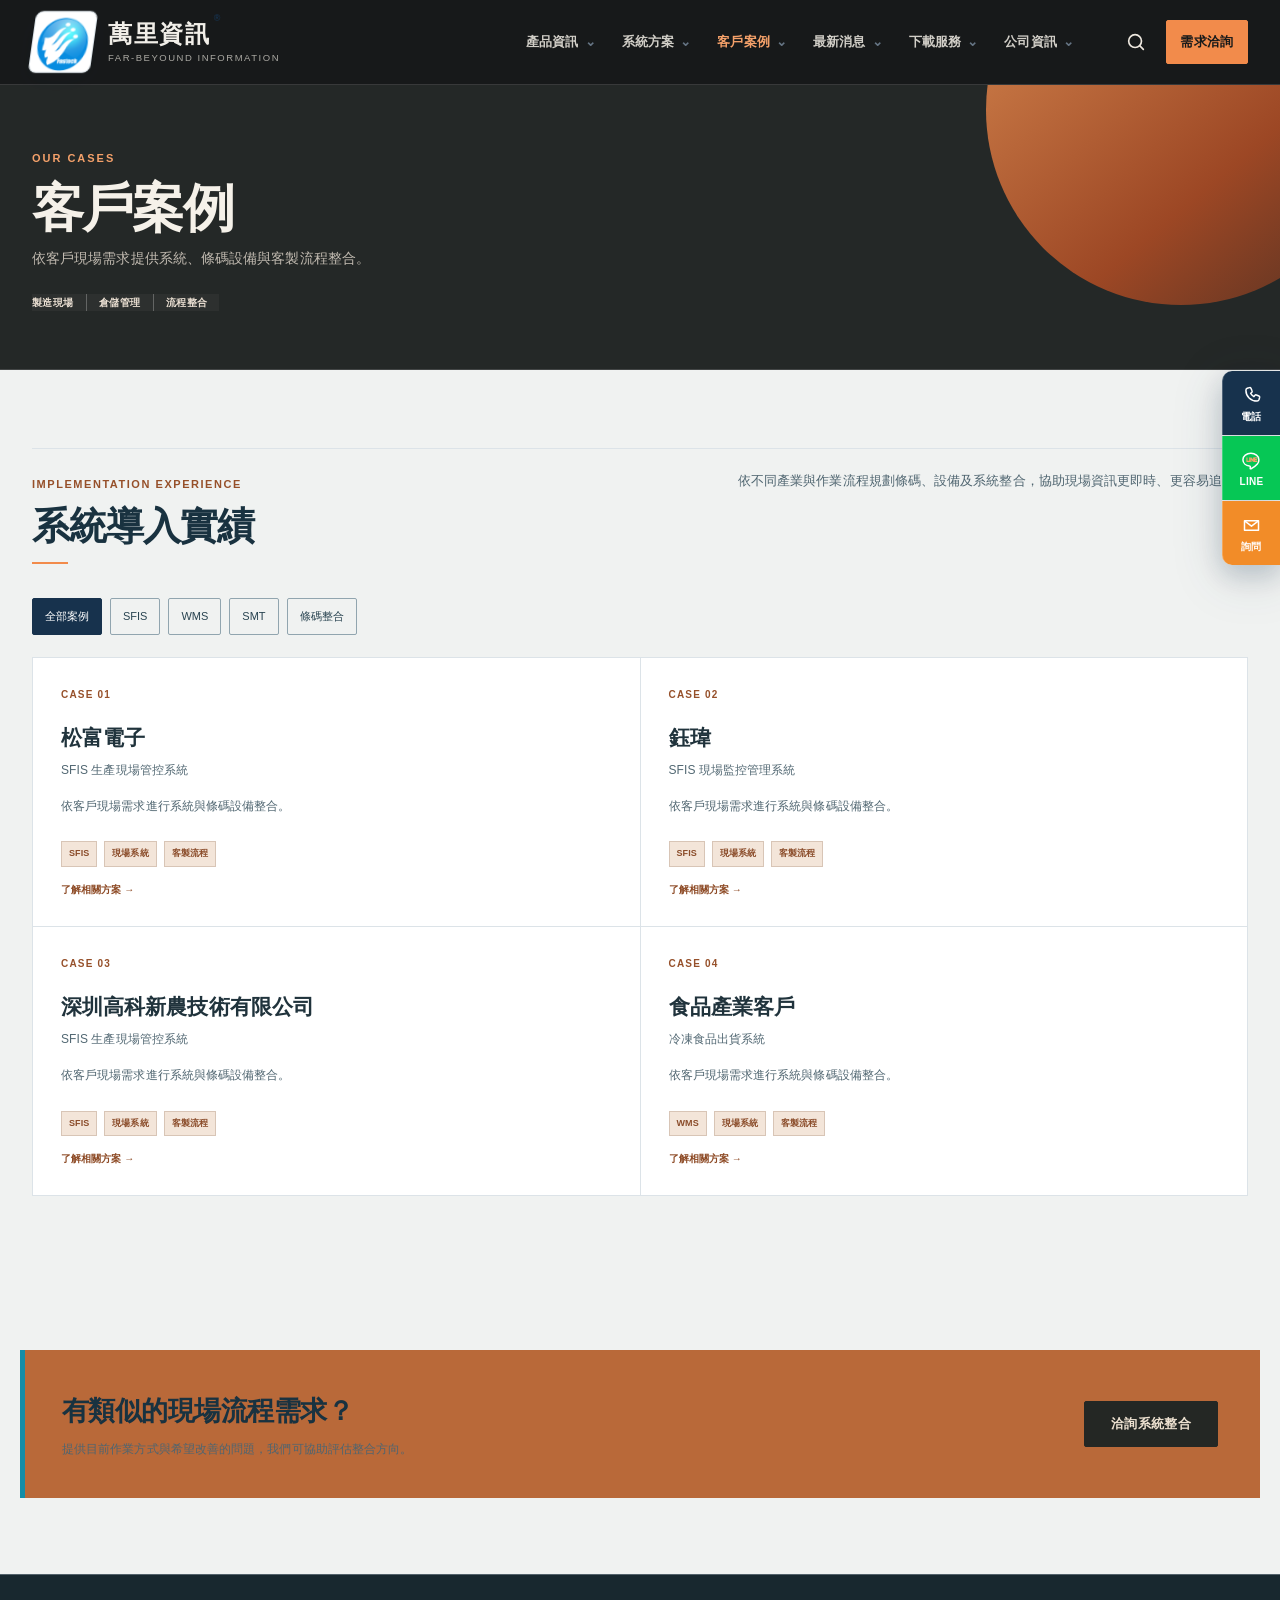
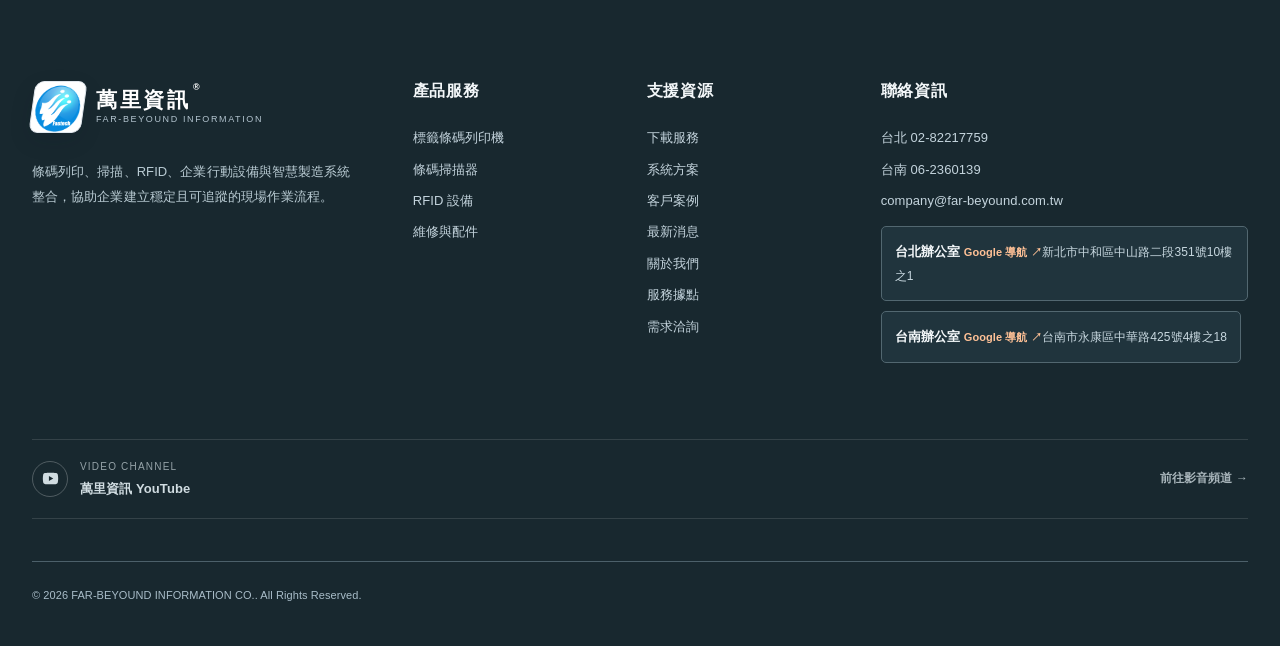
<file: cases.html>
<!doctype html><html lang="zh-Hant"><head><meta charset="utf-8"><meta name="viewport" content="width=device-width,initial-scale=1"><meta name="description" content="萬里資訊客戶案例：SFIS 生產現場管控、WMS 出貨與客製化系統整合案例。"><title>客戶案例｜萬里資訊</title><link rel="stylesheet" href="assets/css/inner-bundle.css?v=20260918-1810"><style>.case-page-grid{display:grid;grid-template-columns:repeat(2,1fr);border-top:1px solid #dce3e8;border-left:1px solid #dce3e8}.case-page-card{background:#fff;border-right:1px solid #dce3e8;border-bottom:1px solid #dce3e8;padding:28px;min-height:230px;display:flex;flex-direction:column}.case-page-card .case-num{font-size:10px;font-weight:700;letter-spacing:.12em;color:var(--teal)}.case-page-card h2{font-size:21px;font-weight:600;margin:17px 0 4px;color:#1b344b}.case-page-card h3{font-size:12px;font-weight:500;color:#607587;margin:0 0 15px}.case-page-card p{color:var(--muted);font-size:12px;margin:0;line-height:1.8}.case-page-card .case-tags{display:flex;gap:7px;flex-wrap:wrap;margin-top:auto;padding-top:24px}.case-page-card .case-tags span{font-size:9px;font-weight:600;border:1px solid #d7e4e8;background:#f5f9fa;color:#397287;padding:4px 7px}@media(max-width:720px){.case-page-grid{grid-template-columns:1fr}}</style><link rel="stylesheet" href="assets/css/approved-skin-20260916.css?v=20260918-1810"><link rel="icon" type="image/png" href="assets/images/brand/far-beyound-logo.png"></head><body data-page="cases" class="fb-approved-skin-20260916"><div id="siteHeader"></div><main><section class="page-hero"><div class="container"><span class="eyebrow">OUR CASES</span><h1>客戶案例</h1><p>從生產現場管控到倉儲與出貨流程，依實際作業需求整合條碼、設備與系統。</p></div></section><section class="section"><div class="container"><div class="section-head"><div><span class="eyebrow">IMPLEMENTATION EXPERIENCE</span><h2>系統導入實績</h2></div><p>依不同產業與作業流程規劃條碼、設備及系統整合，協助現場資訊更即時、更容易追溯。</p></div><div id="casePageGrid" class="case-page-grid"></div></div></section><section class="cta-band"><div><h2>有類似的現場流程需求？</h2><p>提供目前作業方式與希望改善的問題，我們可協助評估整合方向。</p></div><a class="btn" href="contact.html">洽詢系統整合</a></section></main><div id="siteFooter"></div><script src="assets/js/data.js?v=20260918-1810"></script><script src="assets/js/cloud-sync.js?v=20260918-1810" data-cloud-sync="1"></script><script type="application/json" id="innerBundledRuntimeMarkers" data-front-url-guard="1" data-page-settings-control="1" data-search-visibility="1" data-front-location-control="1" data-front-feature-control="1" data-public-managed-content="1" data-front-brand-control="1" data-social-content="1" data-site-seo="1" data-social-display="1" data-public-release-polish="1" data-brand-home-guard="1" data-quick-contact-normalize="1" data-quick-contact-authority="1">{}</script><script src="assets/js/inner-generic-bundle.js?v=20260918-1810"></script><script defer src="assets/js/product-docs.js?v=20260918-1810"></script><script src="assets/js/site-social.js?v=20260918-1810"></script><script defer src="assets/js/product-resources.js?v=20260918-1810"></script><script src="assets/js/inner-contact-bundle.js?v=20260918-1810"></script></body></html>
</file>
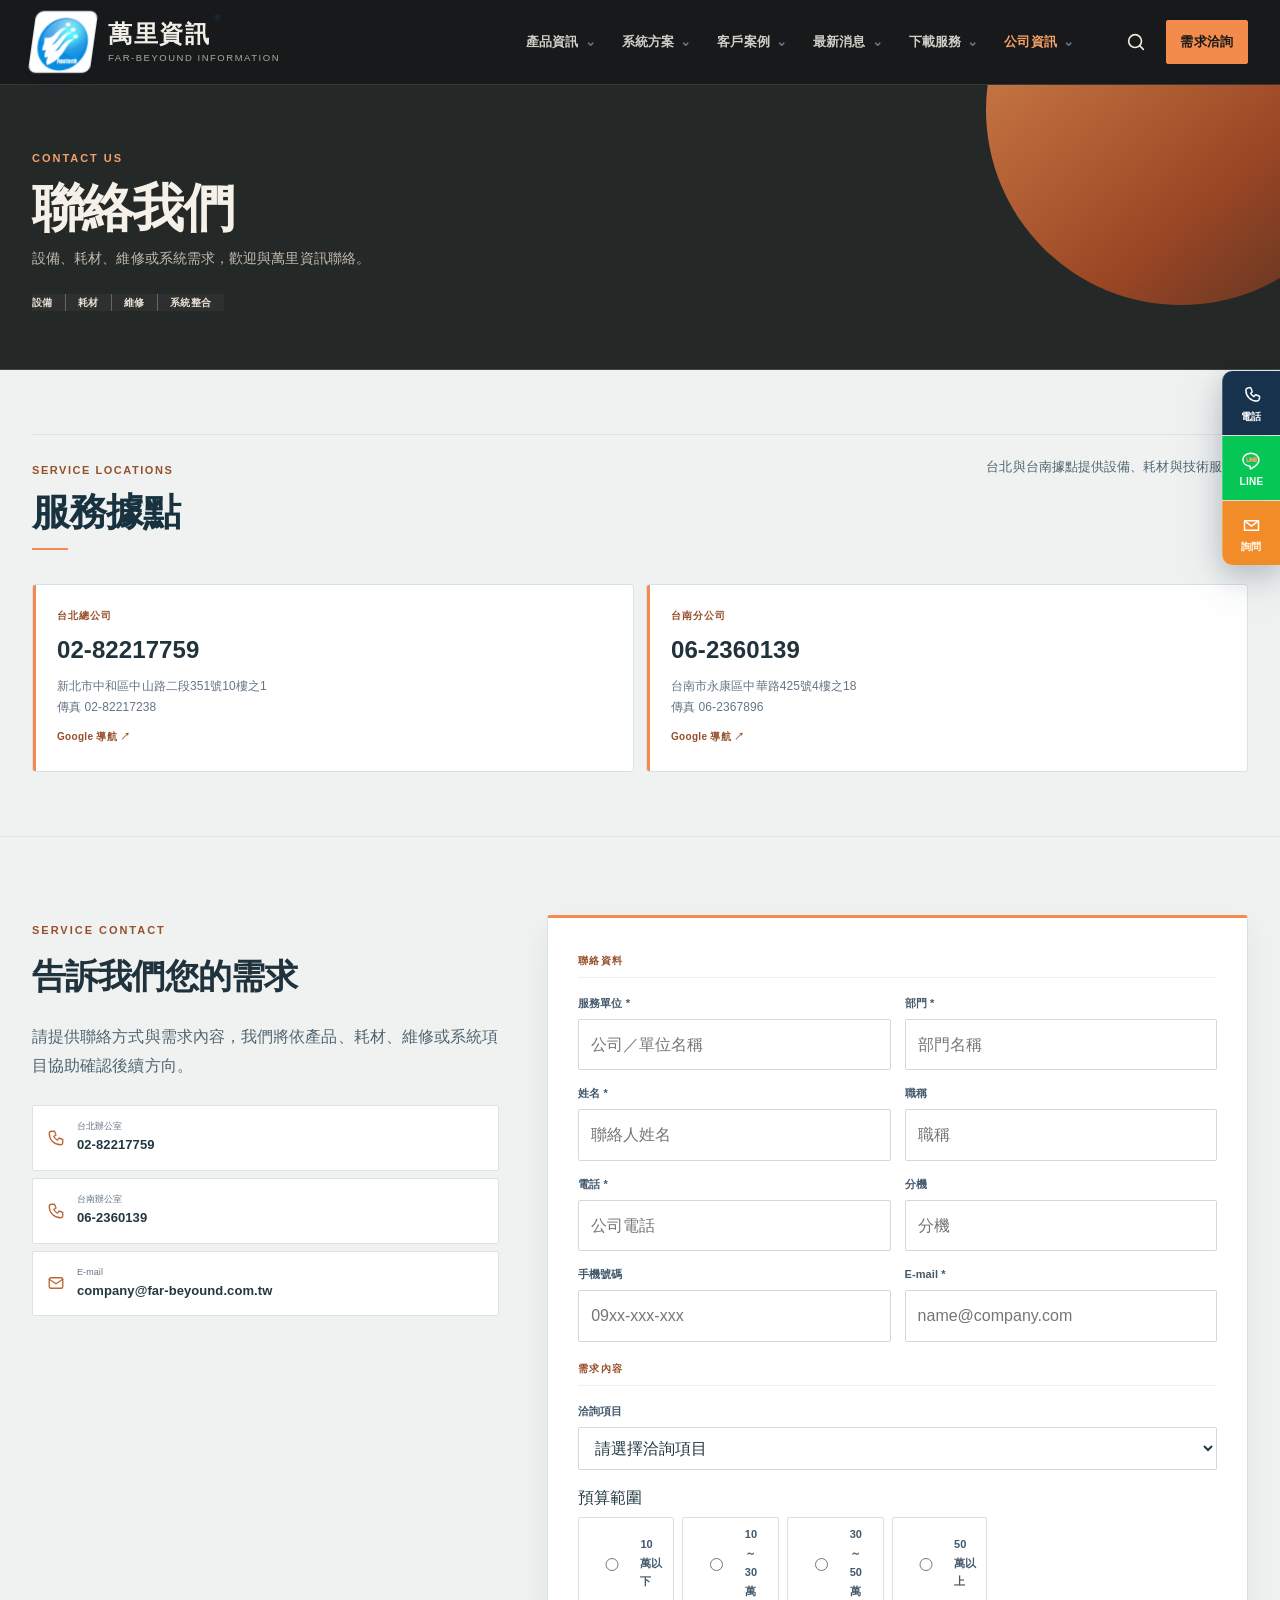
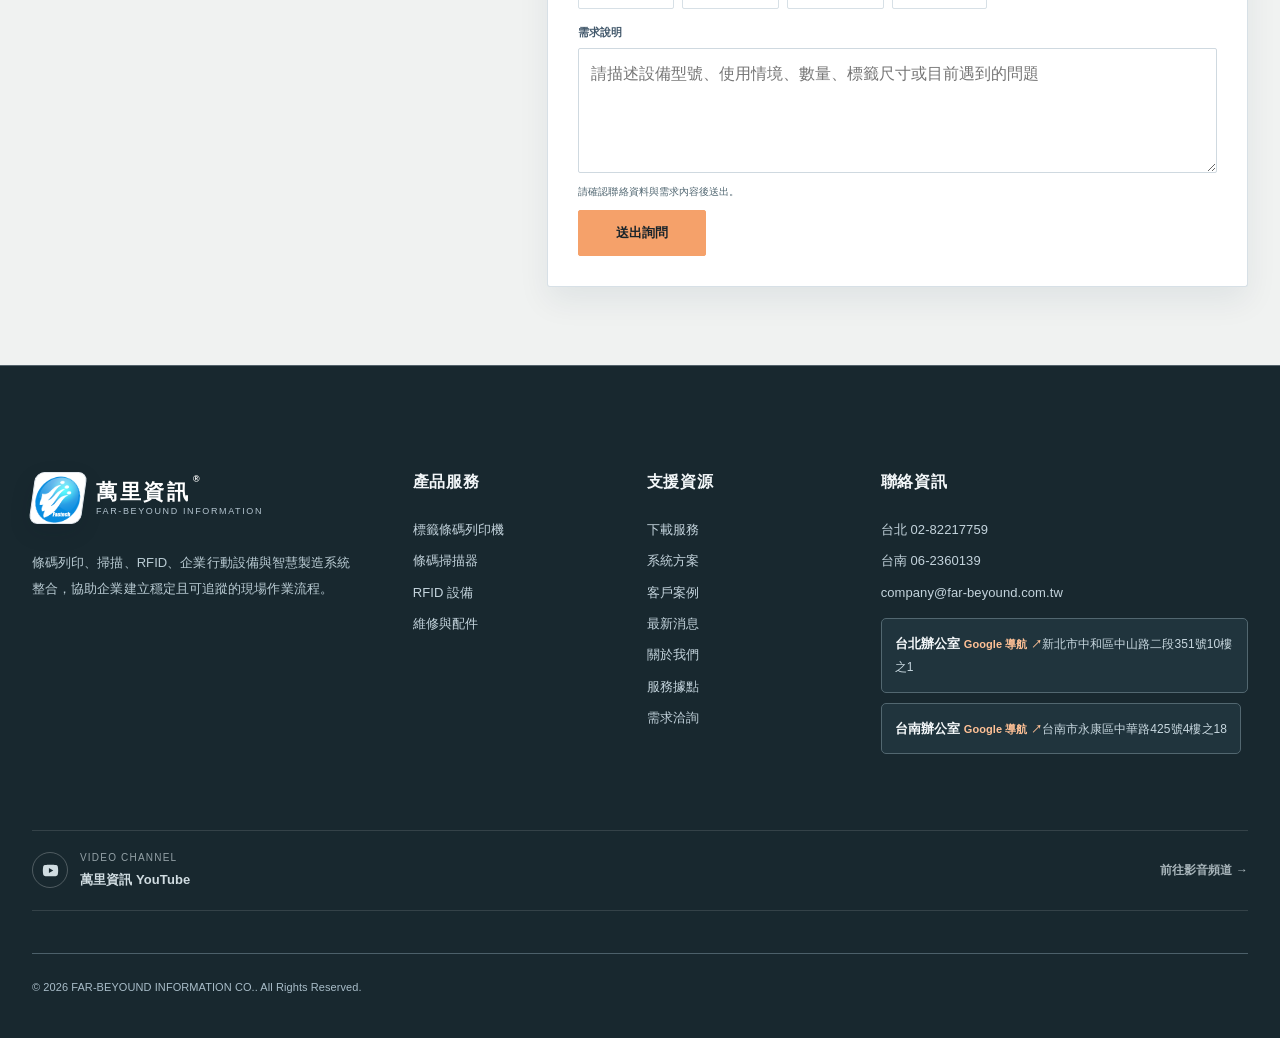
<file: contact.html>
<!doctype html><html lang="zh-Hant"><head><meta charset="utf-8"><meta name="viewport" content="width=device-width,initial-scale=1"><meta name="description" content="有條碼設備、標籤耗材、設備維修或系統整合需求，歡迎聯絡萬里資訊取得協助。"><title>聯絡我們｜萬里資訊</title><link rel="stylesheet" href="assets/css/inner-bundle.css?v=20260918-1810"><style>.budget-options{display:flex;flex-wrap:wrap;gap:8px}.budget-options label{display:flex;align-items:center;gap:7px;border:1px solid var(--line);padding:7px 10px;background:#fff;font-size:11px;font-weight:500;cursor:pointer}.budget-options input{accent-color:var(--teal)}.form-section-label{grid-column:1/-1;font-size:10px;font-weight:700;letter-spacing:.1em;color:var(--teal);margin-top:4px}.contact-form{position:relative}.inquiry-anchor{position:absolute;top:-118px;left:0;width:1px;height:1px;pointer-events:none;visibility:hidden}.hp-field{position:absolute!important;left:-9999px!important;width:1px!important;height:1px!important;opacity:0!important;pointer-events:none!important}.form-success[data-state="error"]{background:#fff1f0;border-color:#efc0bc;color:#9b2c24}</style><link rel="stylesheet" href="assets/css/approved-skin-20260916.css?v=20260918-1810"><link rel="icon" type="image/png" href="assets/images/brand/far-beyound-logo.png"></head><body data-page="contact" class="fb-approved-skin-20260916"><div id="siteHeader"></div><main><section class="page-hero"><div class="container"><span class="eyebrow">CONTACT US</span><h1>聯絡我們</h1><p>設備詢價、耗材需求、系統導入與技術服務，歡迎留下需求資訊。</p></div></section><section class="section"><div class="container contact-grid"><div class="contact-copy"><span class="eyebrow">SERVICE CONTACT</span><h2>告訴我們您的需求</h2><p>請提供聯絡方式與需求內容，我們將依產品、耗材、維修或系統項目協助確認後續方向。</p><div id="contactCards" class="contact-cards"></div></div><form id="contactForm" class="contact-form" method="POST" aria-describedby="contactFormNote"><input class="hp-field" type="text" name="website" tabindex="-1" autocomplete="off" aria-hidden="true"><span id="inquiryForm" class="inquiry-anchor" aria-hidden="true"></span><div class="form-grid"><div class="form-section-label">聯絡資料</div><div class="field"><label for="company">服務單位 *</label><input id="company" name="company" required autocomplete="organization" placeholder="公司／單位名稱"></div><div class="field"><label for="department">部門 *</label><input id="department" name="department" required placeholder="部門名稱"></div><div class="field"><label for="contact_name">姓名 *</label><input id="contact_name" name="contact_name" required autocomplete="name" placeholder="聯絡人姓名"></div><div class="field"><label for="job_title">職稱</label><input id="job_title" name="job_title" autocomplete="organization-title" placeholder="職稱"></div><div class="field"><label for="phone">電話 *</label><input id="phone" name="phone" required inputmode="tel" autocomplete="tel" placeholder="公司電話"></div><div class="field"><label for="extension">分機</label><input id="extension" name="extension" inputmode="numeric" placeholder="分機"></div><div class="field"><label for="mobile">手機號碼</label><input id="mobile" name="mobile" inputmode="tel" autocomplete="tel-national" placeholder="09xx-xxx-xxx"></div><div class="field"><label for="email">E-mail *</label><input id="email" name="email" required type="email" autocomplete="email" placeholder="name@company.com"></div><div class="form-section-label">需求內容</div><div class="field full"><label for="subject">洽詢項目</label><select id="subject" name="subject"><option value="">請選擇洽詢項目</option><option>標籤條碼列印機</option><option>條碼掃描器</option><option>RFID 設備</option><option>行動電腦</option><option>標籤貼紙與碳帶</option><option>標籤貼紙代印</option><option>標籤軟體</option><option>標籤機維修／配件</option><option>SFIS／WMS／SMT 系統方案</option><option>其他需求</option></select></div><div class="field full"><span id="budgetLabel">預算範圍</span><div class="budget-options" role="group" aria-labelledby="budgetLabel"><label><input type="radio" name="budget" value="10萬以下">10萬以下</label><label><input type="radio" name="budget" value="10~30萬">10～30萬</label><label><input type="radio" name="budget" value="30~50萬">30～50萬</label><label><input type="radio" name="budget" value="50萬以上">50萬以上</label></div></div><div class="field full"><label for="message">需求說明</label><textarea id="message" name="message" placeholder="請描述設備型號、使用情境、數量、標籤尺寸或目前遇到的問題"></textarea></div></div><p id="contactFormNote" class="form-note">請確認聯絡資料與需求內容後送出。</p><button class="btn btn-primary" type="submit">送出詢問</button><div id="formSuccess" class="form-success" role="status" aria-live="polite">感謝您的詢問，我們將依您提供的資料協助確認後續。</div></form></div></section></main><div id="siteFooter"></div><script src="assets/js/data.js?v=20260918-1810"></script><script src="assets/js/cloud-sync.js?v=20260918-1810" data-cloud-sync="1"></script><script type="application/json" id="innerBundledRuntimeMarkers" data-front-url-guard="1" data-page-settings-control="1" data-search-visibility="1" data-front-location-control="1" data-front-feature-control="1" data-public-managed-content="1" data-front-brand-control="1" data-social-content="1" data-site-seo="1" data-social-display="1" data-public-release-polish="1" data-brand-home-guard="1" data-quick-contact-normalize="1" data-quick-contact-authority="1">{}</script><script src="assets/js/inner-generic-bundle.js?v=20260918-1810"></script><script defer src="assets/js/product-docs.js?v=20260918-1810"></script><script src="assets/js/site-social.js?v=20260918-1810"></script><script defer src="assets/js/product-resources.js?v=20260918-1810"></script><script src="assets/js/inner-contact-bundle.js?v=20260918-1810"></script><script src="assets/js/contact-submit.js?v=20260918-1810"></script></body></html>
</file>
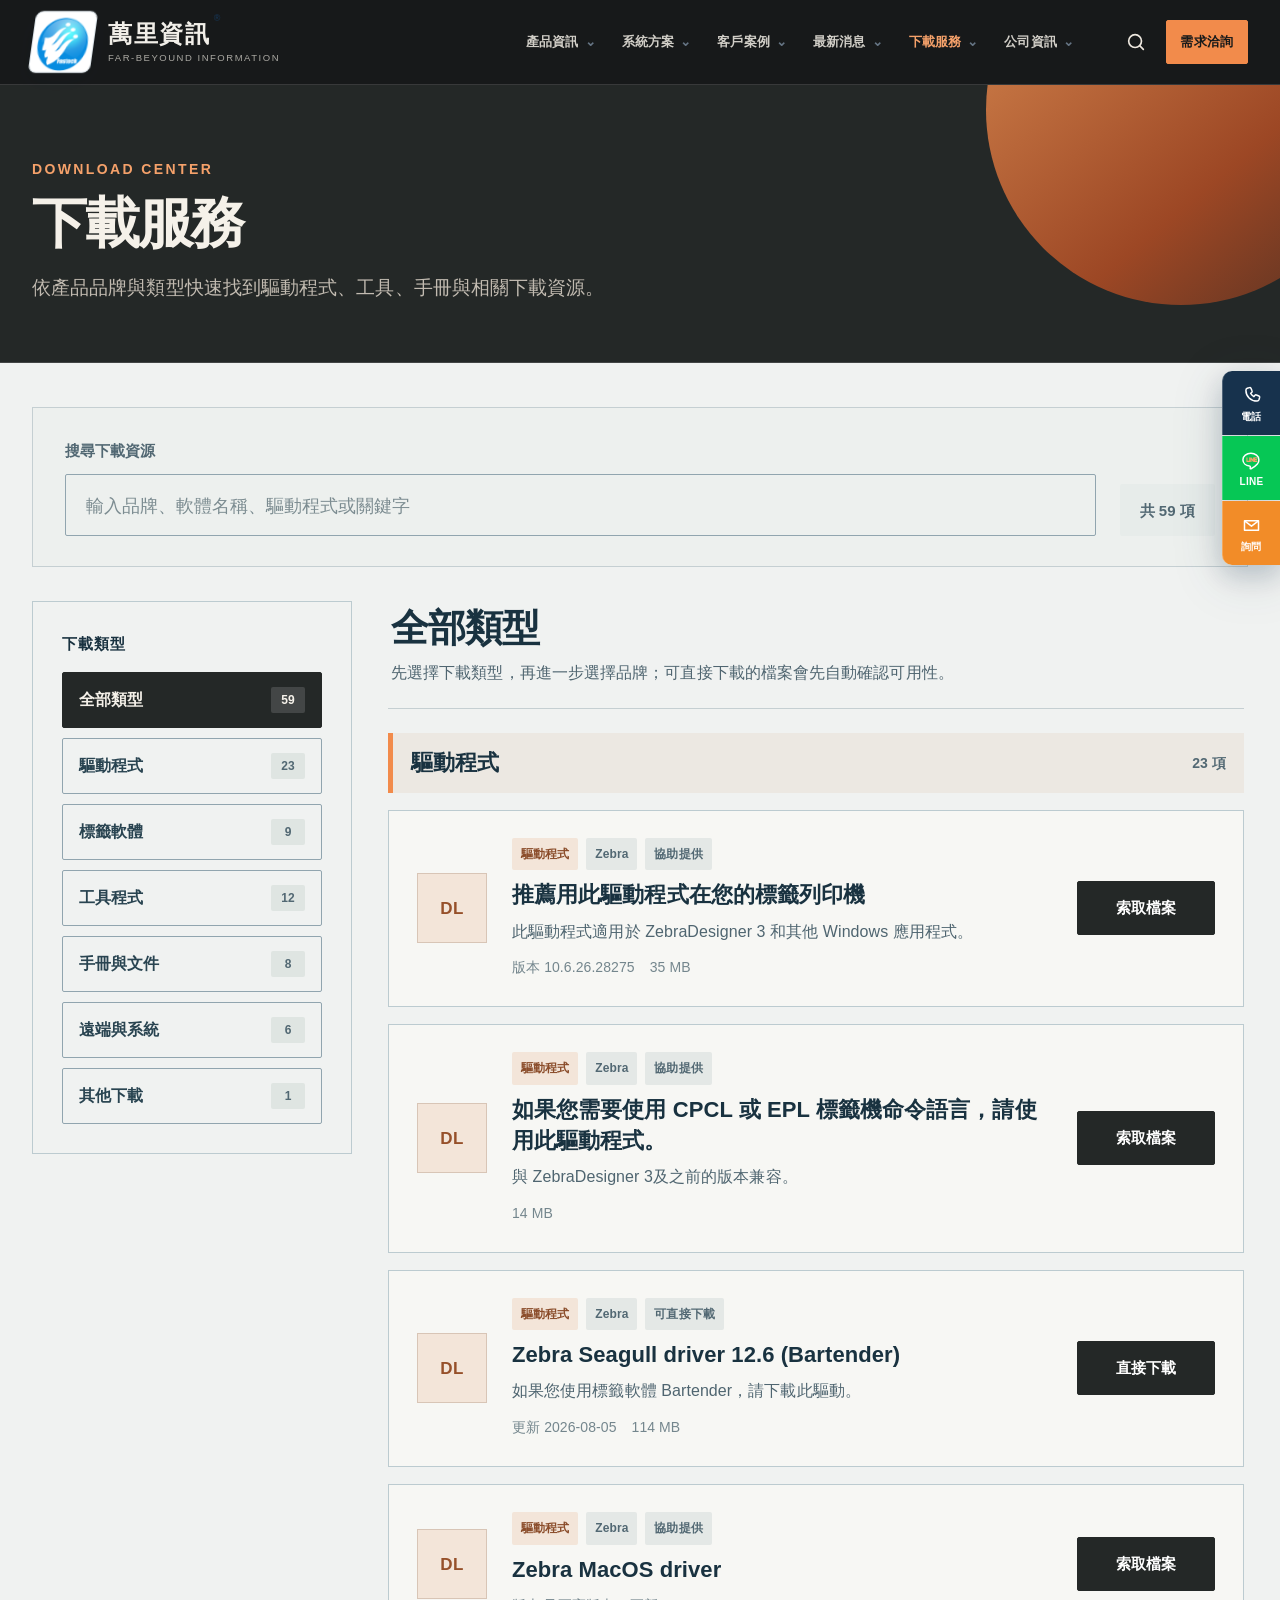
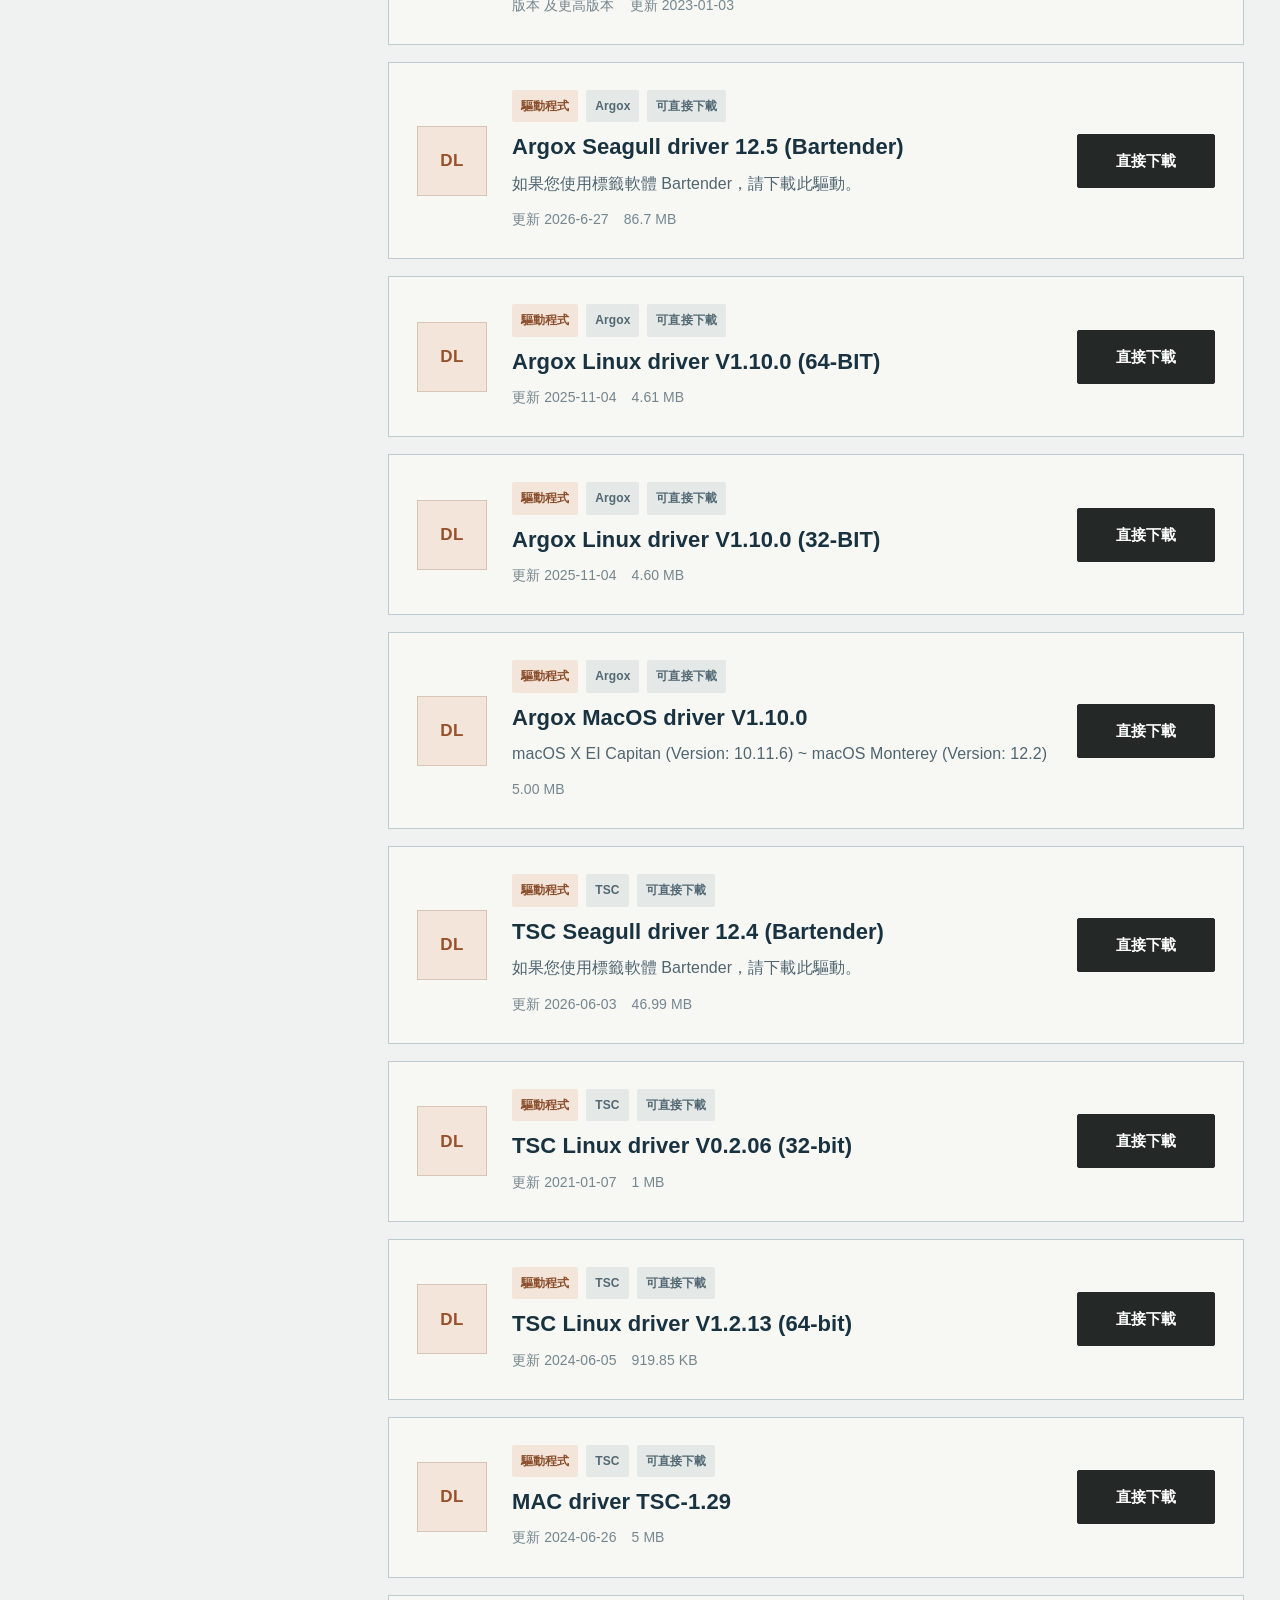
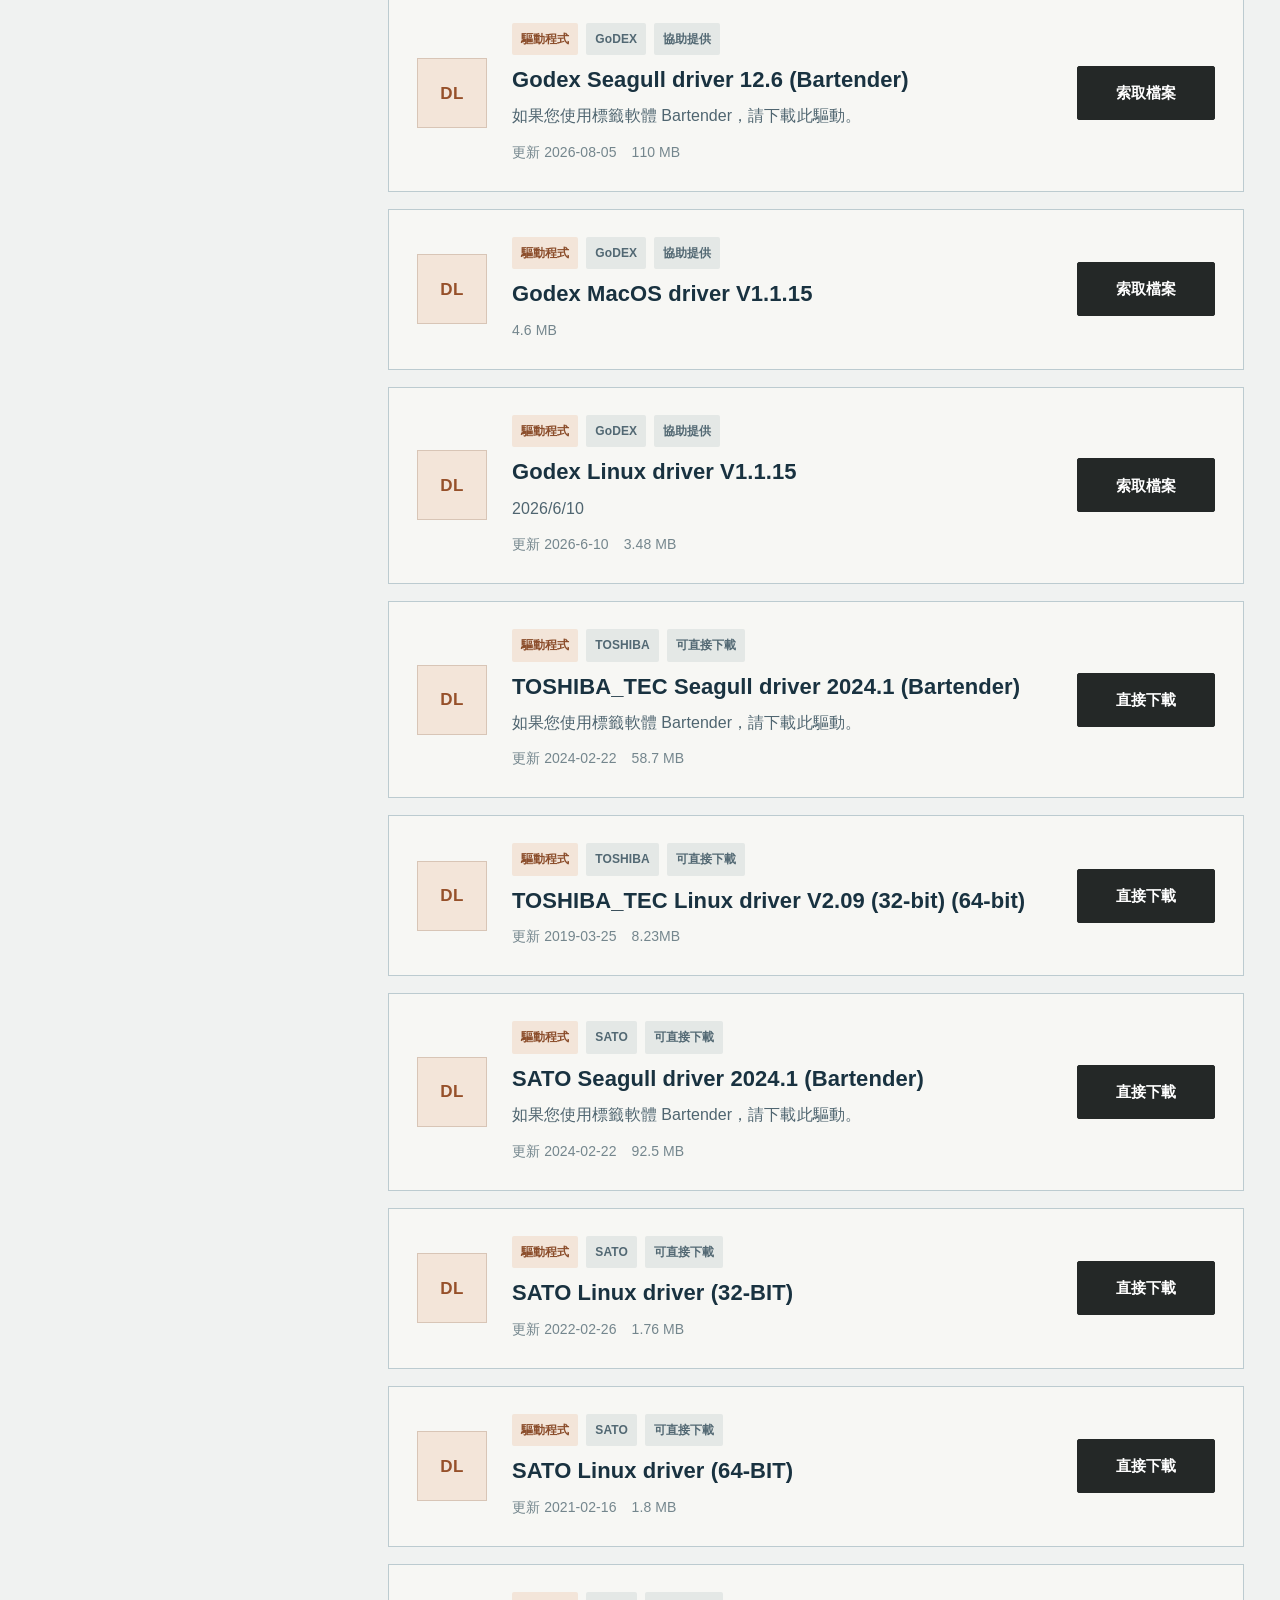
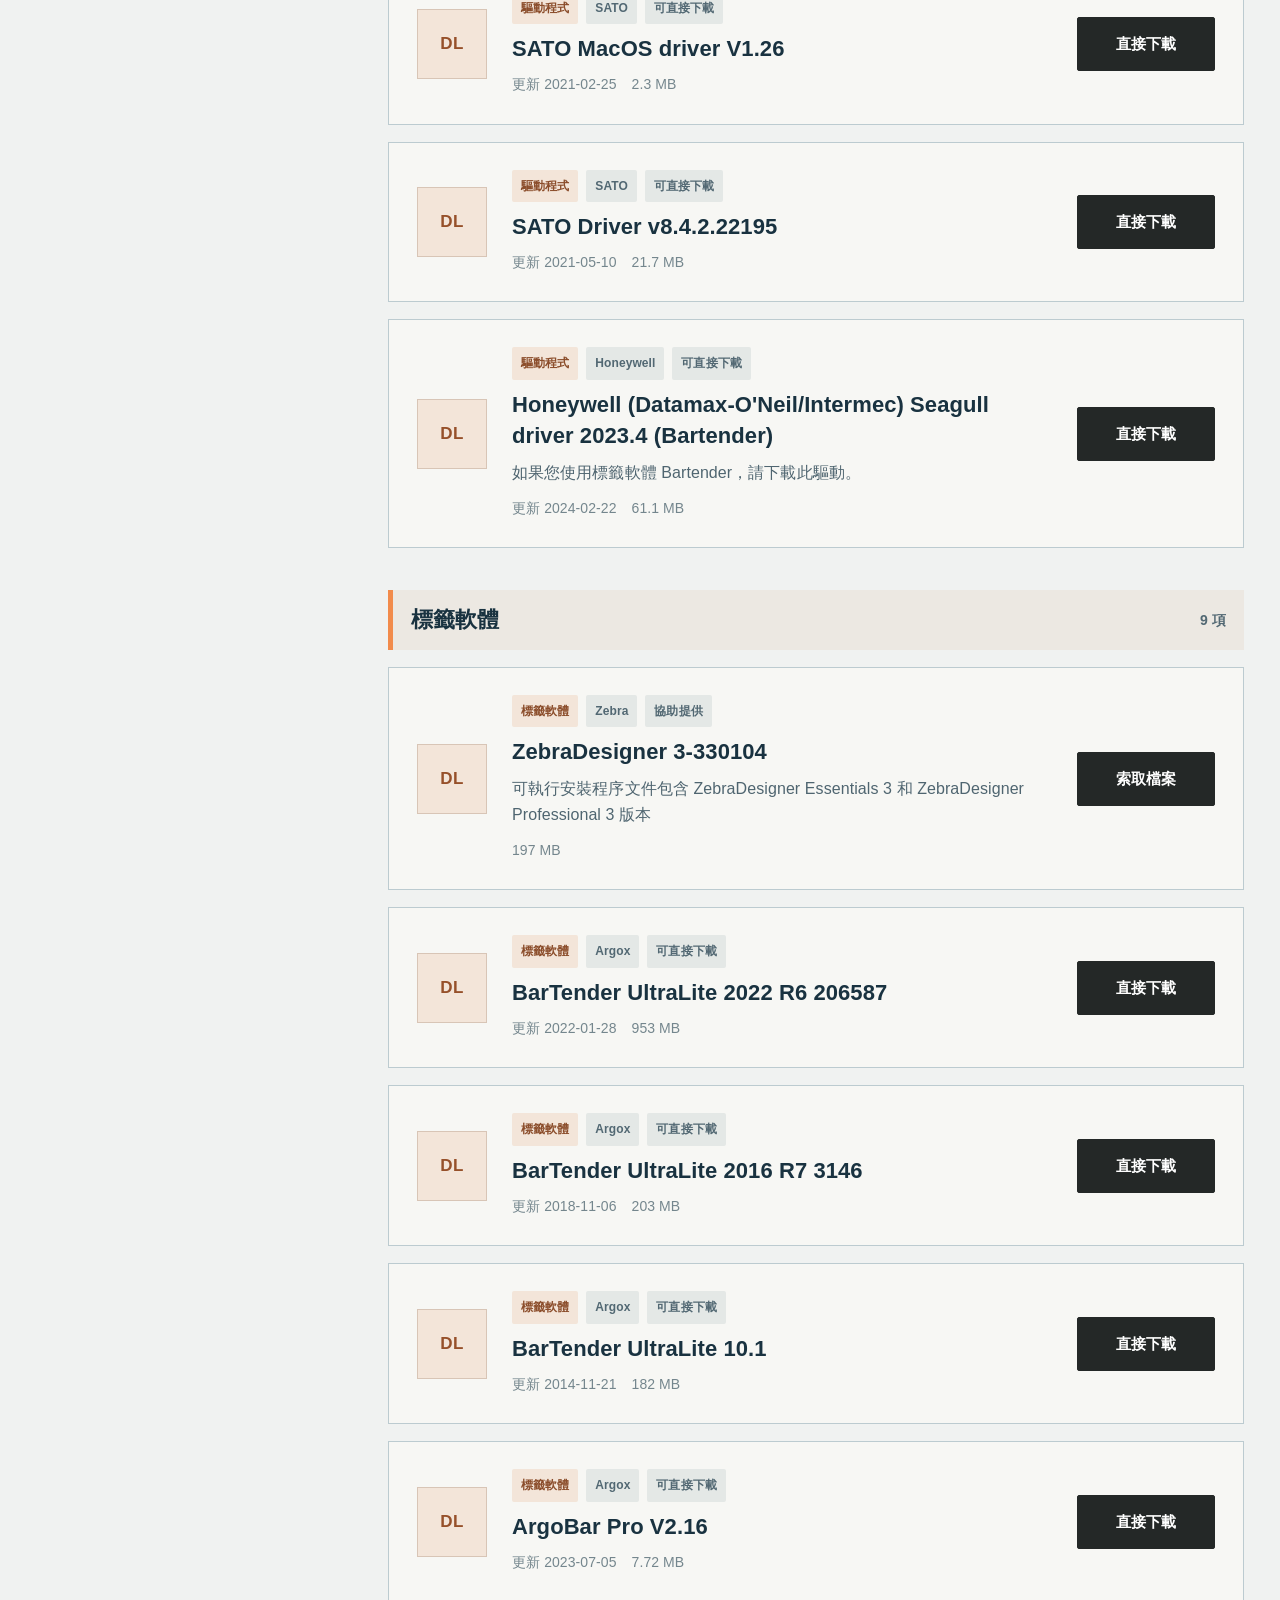
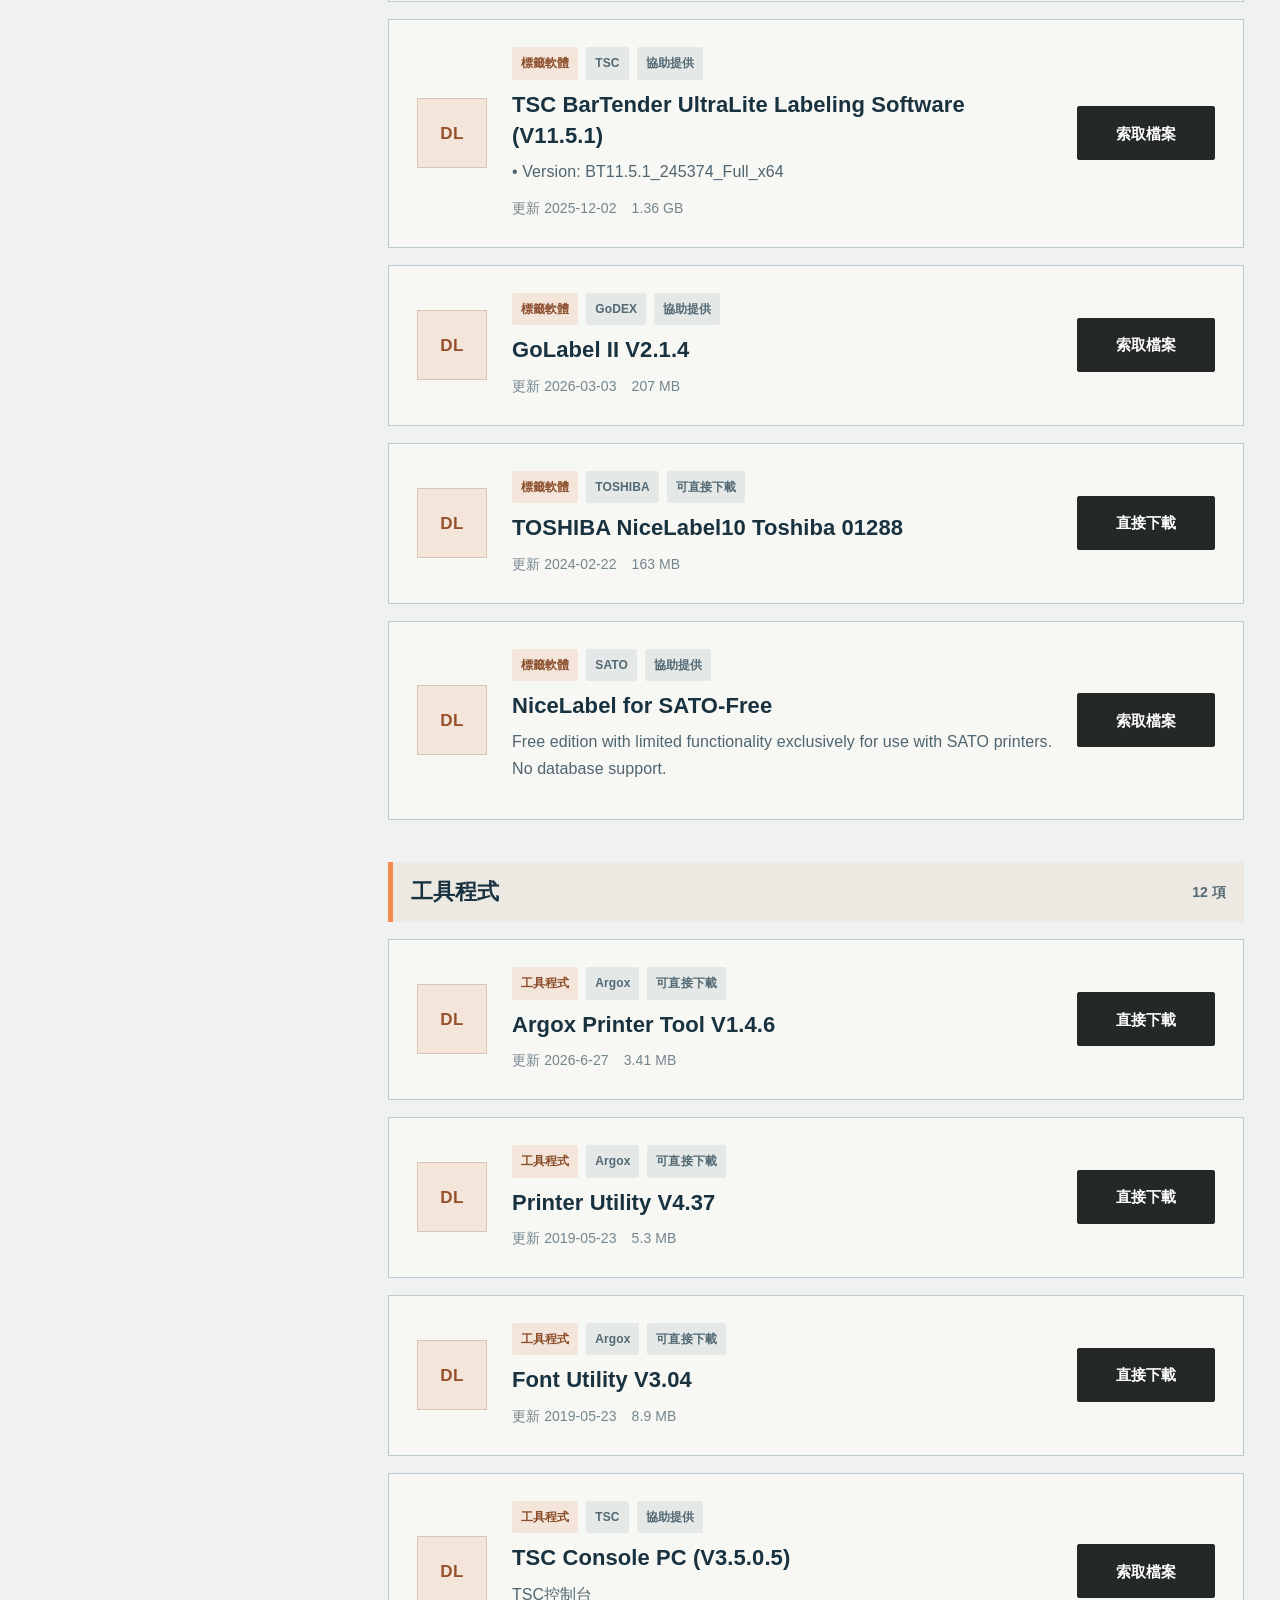
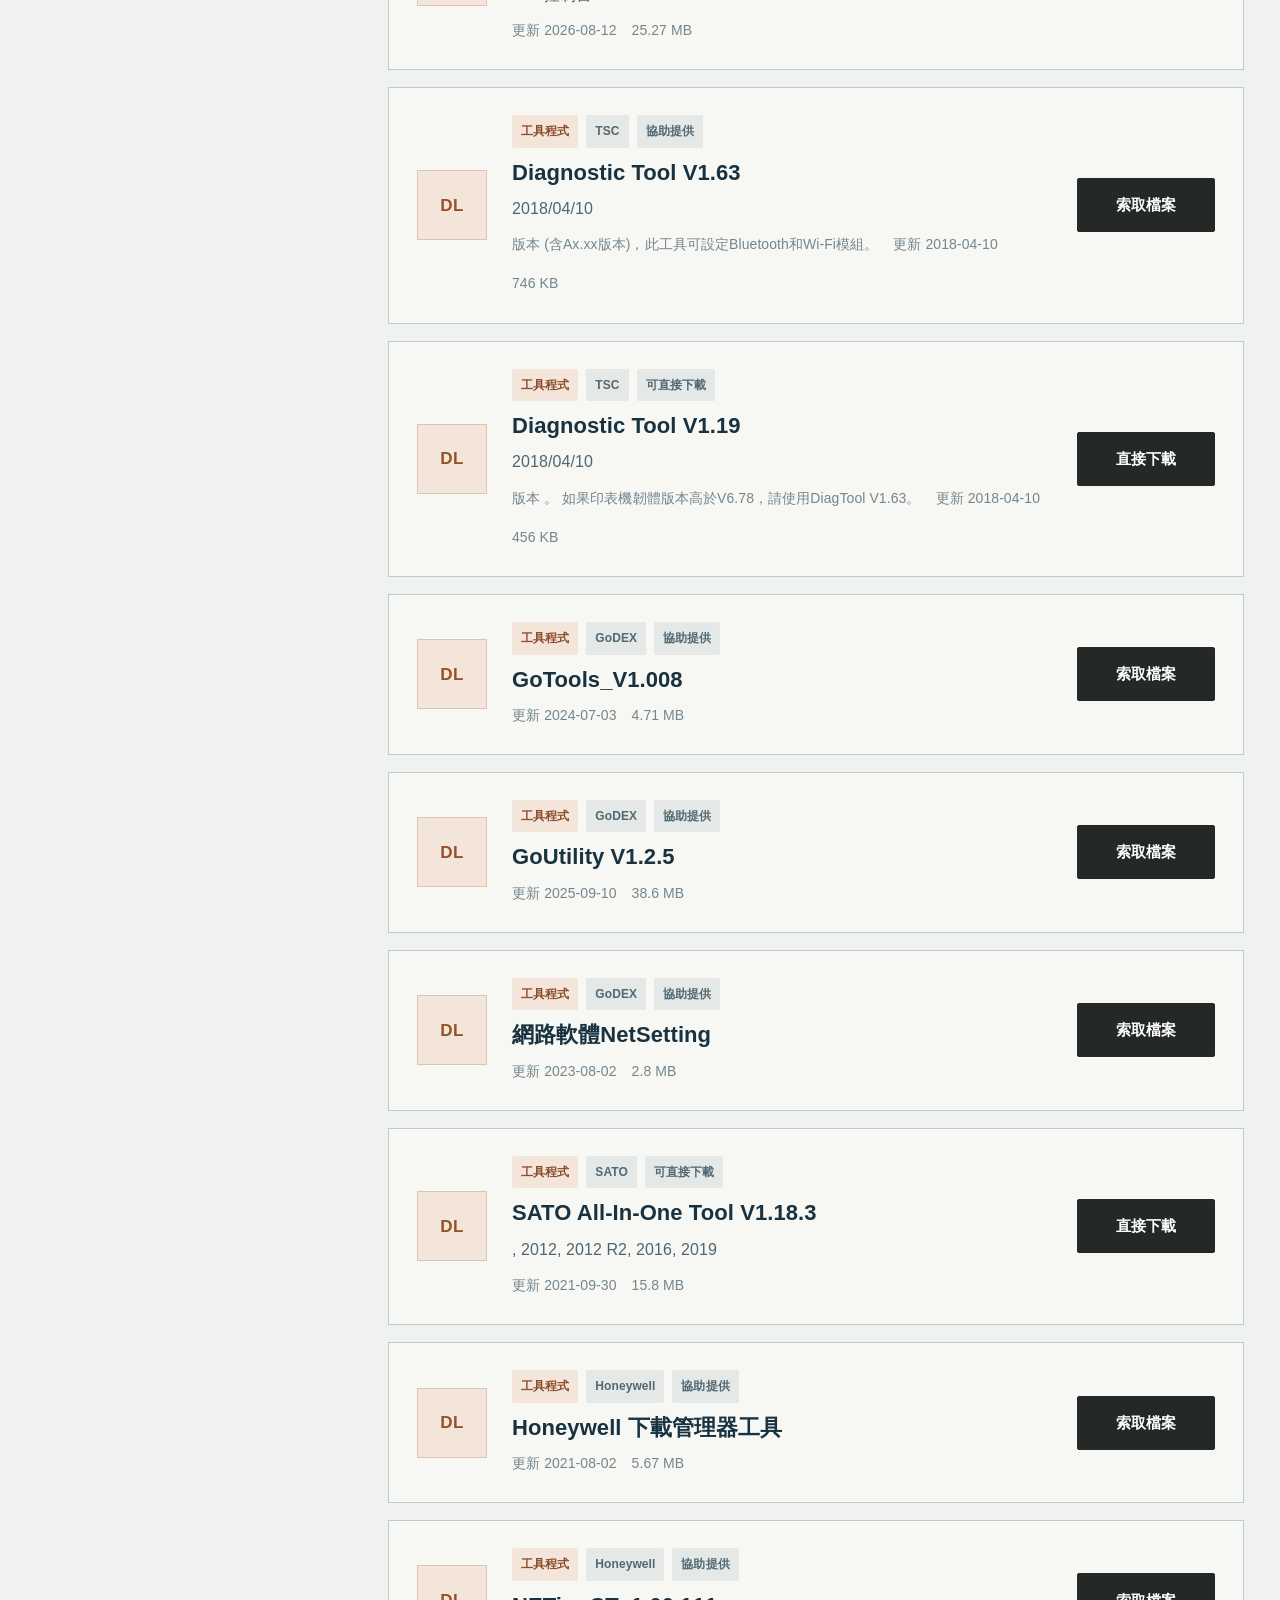
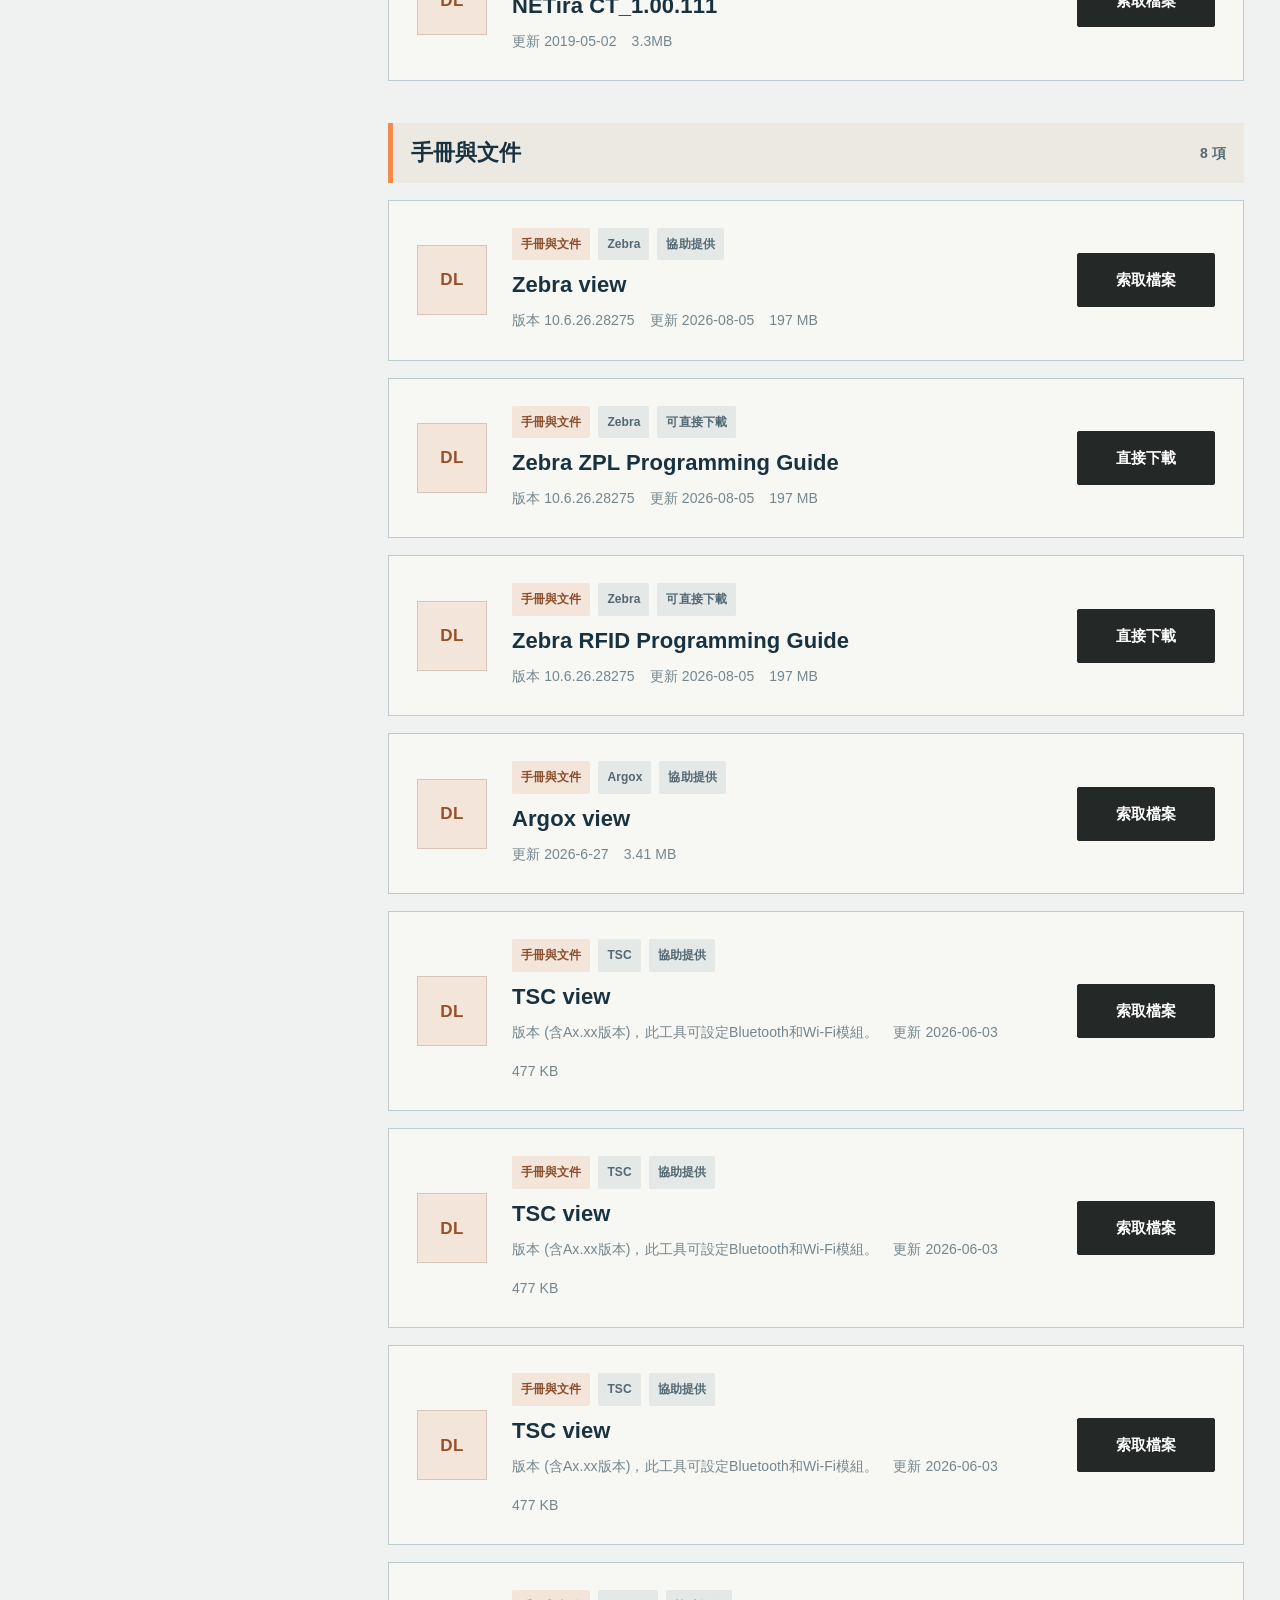
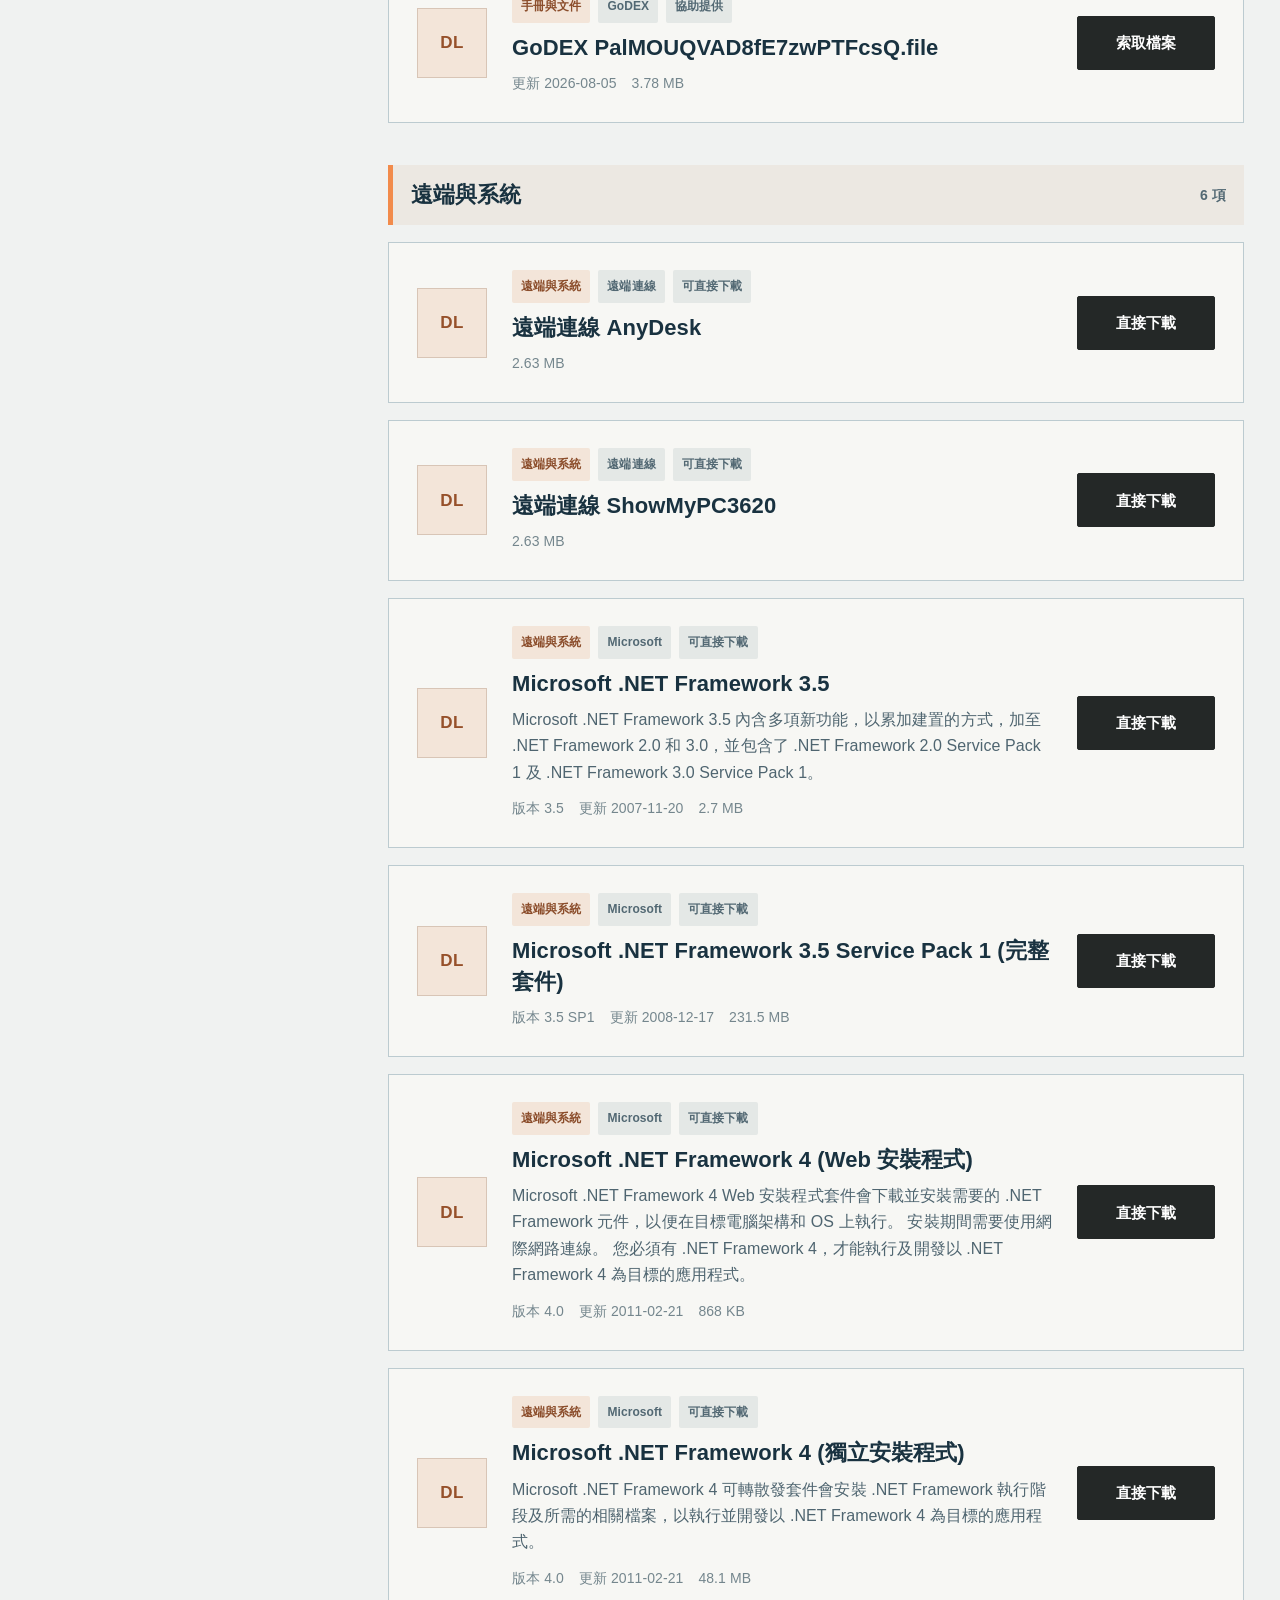
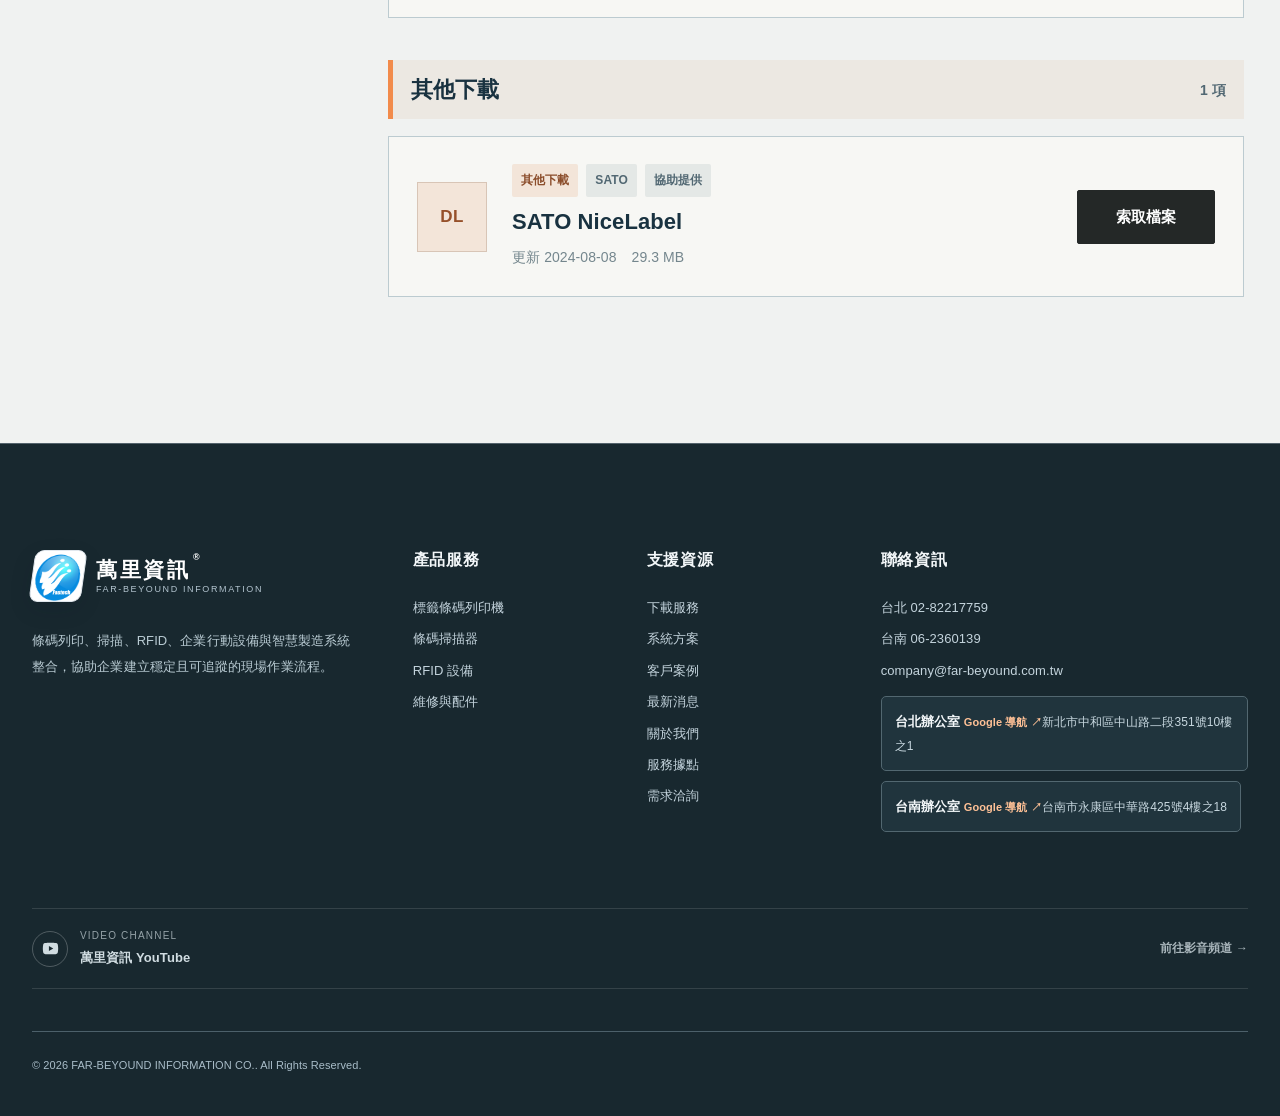
<file: downloads.html>
<!doctype html><html lang="zh-Hant"><head><meta charset="utf-8"><meta name="viewport" content="width=device-width,initial-scale=1"><title>下載服務｜萬里資訊</title><meta name="description" content="Zebra、TSC、Argox、GoDEX 等標籤機驅動、工具、手冊與相關軟體下載。"><link rel="stylesheet" href="assets/css/inner-bundle.css?v=20260918-1810"><link rel="stylesheet" href="assets/css/mobile-experience.css?v=20260918-1810"><link rel="stylesheet" href="assets/css/downloads-redesign.css?v=20260918-1810"><link rel="stylesheet" href="assets/css/approved-skin-20260916.css?v=20260918-1810"><link rel="icon" type="image/png" href="assets/images/brand/far-beyound-logo.png"></head><body data-page="downloads" class="fb-approved-skin-20260916"><div id="siteHeader"></div><main><section class="downloads-hero"><div class="container"><span class="downloads-kicker">DOWNLOAD CENTER</span><h1>下載服務</h1><p>快速查找標籤機驅動程式、標籤軟體、工具程式、操作手冊與系統相關下載資源。</p></div></section><section class="downloads-main container"><div class="downloads-toolbar"><div class="downloads-search-wrap"><label for="downloadSearch">搜尋下載資源</label><input id="downloadSearch" class="downloads-search" type="search" placeholder="輸入品牌、軟體名稱、驅動程式或關鍵字"></div><div id="downloadCount" class="downloads-count">共 0 項</div></div><div class="downloads-layout"><aside class="downloads-filters"><section class="filter-section"><h2 class="filter-title">下載類型</h2><div id="downloadTypeFilters" class="filter-list"></div></section><section class="filter-section"><h2 class="filter-title">品牌</h2><div id="downloadBrandFilters" class="filter-list"></div></section></aside><section class="downloads-content"><div class="downloads-content-head"><div><h2 id="downloadResultsTitle">全部類型</h2><p id="downloadResultsDesc">下載資料直接沿用公司原官網目前提供的品牌、分類與下載來源。</p></div></div><div id="downloadResults"></div></section></div></section></main><div id="siteFooter"></div><script src="assets/js/data.js?v=20260918-1810"></script><script src="assets/js/cloud-sync.js?v=20260918-1810" data-cloud-sync="1"></script><script src="assets/js/inner-pre-bundle.js?v=20260918-1810"></script><script src="assets/js/legacy-catalog.js?v=20260918-1810"></script><script src="assets/js/catalog-merge.js?v=20260918-1810"></script><script src="assets/js/legacy-downloads.js?v=20260918-1810"></script><script src="assets/js/download-merge.js?v=20260918-1810"></script><script type="application/json" id="innerBundledRuntimeMarkers" data-front-url-guard="1" data-page-settings-control="1" data-search-visibility="1" data-front-location-control="1" data-front-feature-control="1" data-public-managed-content="1" data-front-brand-control="1" data-social-content="1" data-site-seo="1" data-social-display="1" data-public-release-polish="1" data-brand-home-guard="1" data-quick-contact-normalize="1" data-quick-contact-authority="1">{}</script><script src="assets/js/inner-post-bundle.js?v=20260918-1810"></script><script src="assets/js/product-docs.js?v=20260918-1810"></script><script src="assets/js/site-social.js?v=20260918-1810"></script><script src="assets/js/downloads-tail-bundle.js?v=20260918-1810"></script></body></html>
</file>
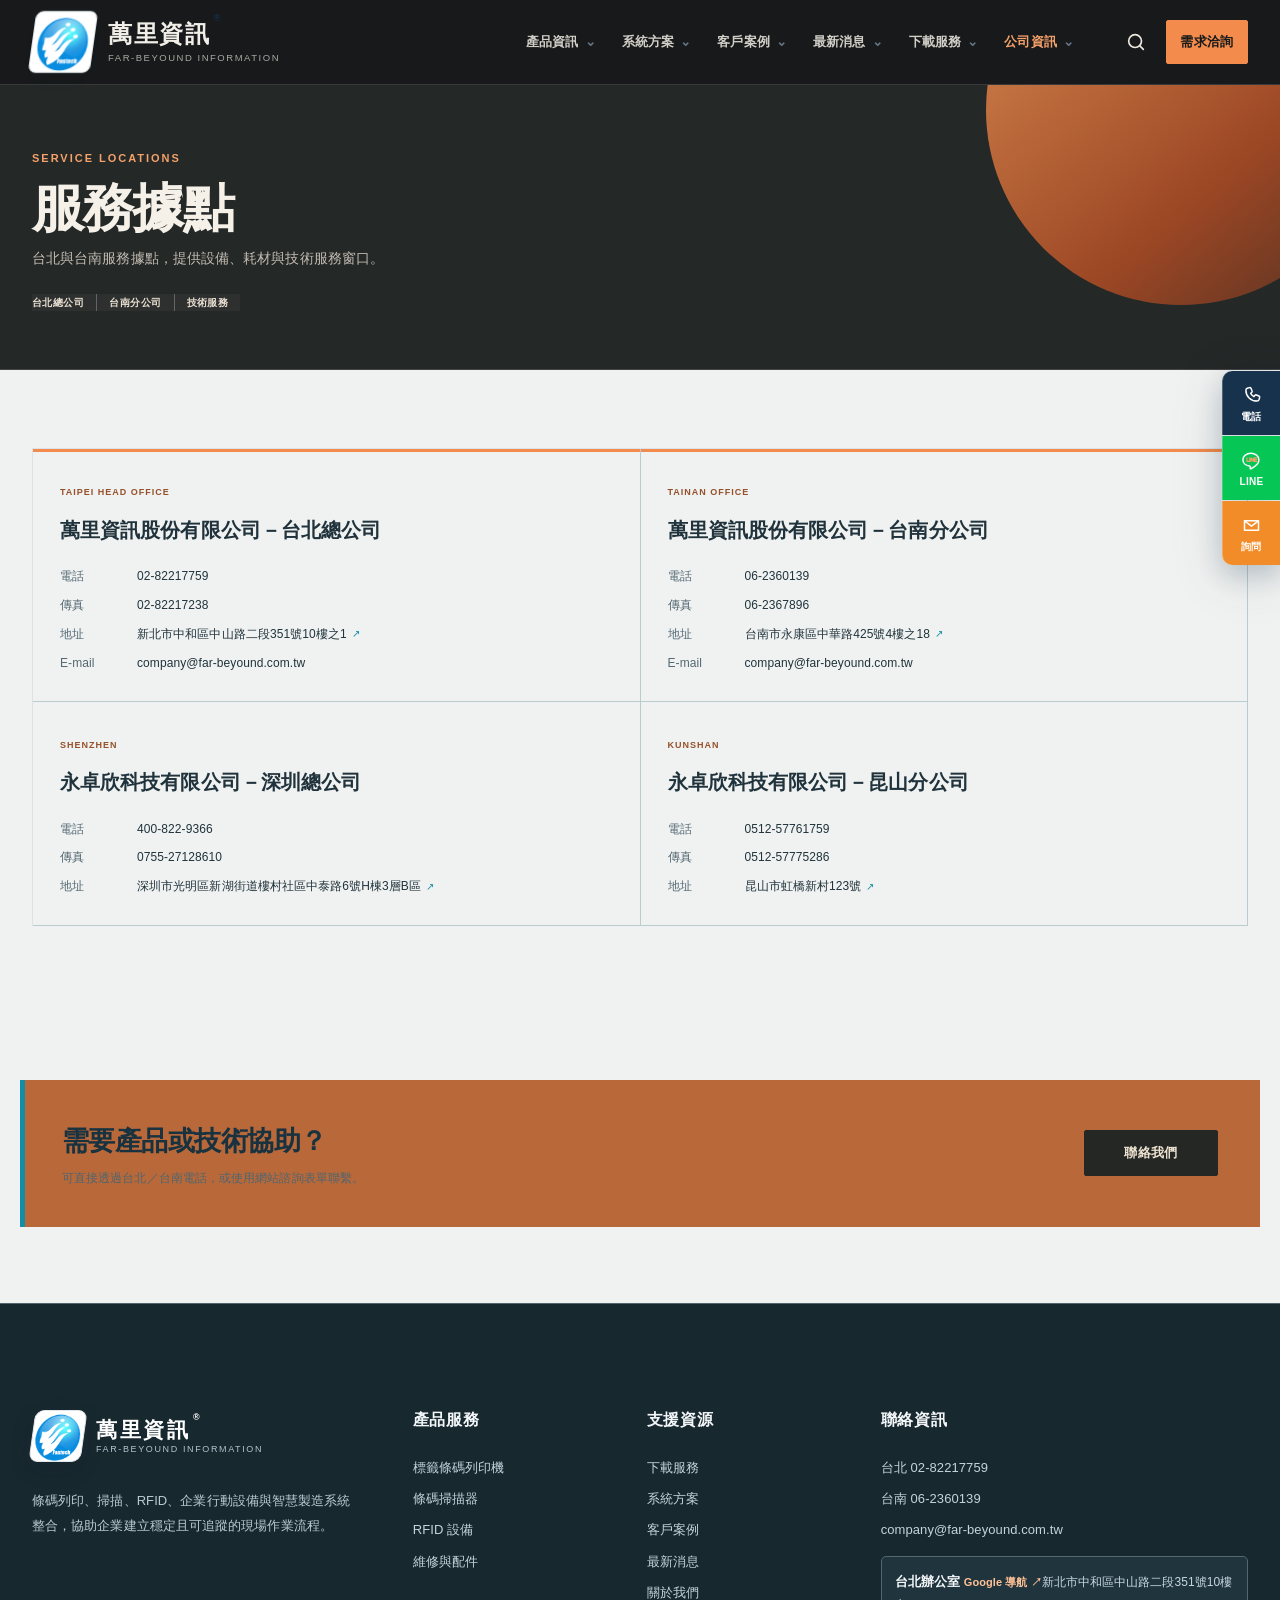
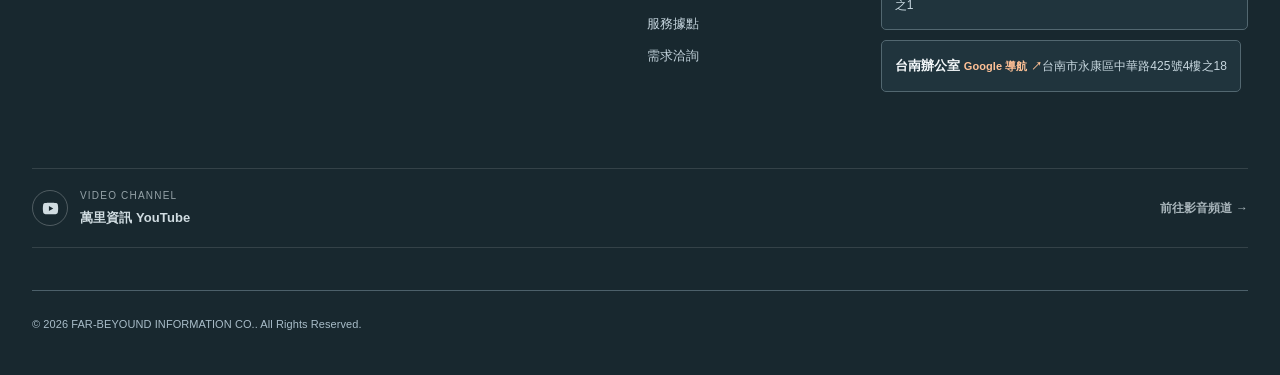
<file: locations.html>
<!doctype html><html lang="zh-Hant"><head><meta charset="utf-8"><meta name="viewport" content="width=device-width,initial-scale=1"><meta name="description" content="萬里資訊服務據點：台北、台南，以及合作體系深圳、昆山據點。"><title>服務據點｜萬里資訊</title><link rel="stylesheet" href="assets/css/inner-bundle.css?v=20260918-1810"><style>.location-grid{display:grid;grid-template-columns:repeat(2,1fr);border-top:1px solid #dce3e8;border-left:1px solid #dce3e8}.location-card{background:#fff;border-right:1px solid #dce3e8;border-bottom:1px solid #dce3e8;padding:27px}.location-card .loc-type{font-size:9px;font-weight:700;letter-spacing:.11em;color:var(--teal)}.location-card h2{font-size:20px;font-weight:600;margin:9px 0 19px;color:#1a344b}.location-card dl{margin:0;display:grid;grid-template-columns:65px 1fr;gap:8px 12px;font-size:12px}.location-card dt{color:#82909b}.location-card dd{margin:0;color:#34495c;font-weight:500}.location-card.primary{box-shadow:inset 0 3px 0 var(--teal)}@media(max-width:720px){.location-grid{grid-template-columns:1fr}}</style><link rel="stylesheet" href="assets/css/approved-skin-20260916.css?v=20260918-1810"><link rel="icon" type="image/png" href="assets/images/brand/far-beyound-logo.png"></head><body data-page="locations" class="fb-approved-skin-20260916"><div id="siteHeader"></div><main><section class="page-hero"><div class="container"><span class="eyebrow">SERVICE LOCATIONS</span><h1>服務據點</h1><p>台灣北部、南部與中國合作體系據點，提供產品、技術與系統相關服務窗口。</p></div></section><section class="section"><div class="container"><div class="location-grid"><article class="location-card primary"><span class="loc-type">TAIPEI HEAD OFFICE</span><h2>萬里資訊股份有限公司－台北總公司</h2><dl><dt>電話</dt><dd>02-82217759</dd><dt>傳真</dt><dd>02-82217238</dd><dt>地址</dt><dd>新北市中和區中山路二段351號10樓之1</dd><dt>E-mail</dt><dd>company@far-beyound.com.tw</dd></dl></article><article class="location-card primary"><span class="loc-type">TAINAN OFFICE</span><h2>萬里資訊股份有限公司－台南分公司</h2><dl><dt>電話</dt><dd>06-2360139</dd><dt>傳真</dt><dd>06-2367896</dd><dt>地址</dt><dd>台南市永康區中華路425號4樓之18</dd><dt>E-mail</dt><dd>company@far-beyound.com.tw</dd></dl></article><article class="location-card"><span class="loc-type">SHENZHEN</span><h2>永卓欣科技有限公司－深圳總公司</h2><dl><dt>電話</dt><dd>400-822-9366</dd><dt>傳真</dt><dd>0755-27128610</dd><dt>地址</dt><dd>深圳市光明區新湖街道樓村社區中泰路6號H棟3層B區</dd></dl></article><article class="location-card"><span class="loc-type">KUNSHAN</span><h2>永卓欣科技有限公司－昆山分公司</h2><dl><dt>電話</dt><dd>0512-57761759</dd><dt>傳真</dt><dd>0512-57775286</dd><dt>地址</dt><dd>昆山市虹橋新村123號</dd></dl></article></div></div></section><section class="cta-band"><div><h2>需要產品或技術協助？</h2><p>可直接透過台北／台南電話，或使用網站諮詢表單聯繫。</p></div><a class="btn" href="contact.html">聯絡我們</a></section></main><div id="siteFooter"></div><script src="assets/js/data.js?v=20260918-1810"></script><script src="assets/js/cloud-sync.js?v=20260918-1810" data-cloud-sync="1"></script><script type="application/json" id="innerBundledRuntimeMarkers" data-front-url-guard="1" data-page-settings-control="1" data-search-visibility="1" data-front-location-control="1" data-front-feature-control="1" data-public-managed-content="1" data-front-brand-control="1" data-social-content="1" data-site-seo="1" data-social-display="1" data-public-release-polish="1" data-brand-home-guard="1" data-quick-contact-normalize="1" data-quick-contact-authority="1">{}</script><script src="assets/js/inner-generic-bundle.js?v=20260918-1810"></script><script defer src="assets/js/product-docs.js?v=20260918-1810"></script><script src="assets/js/site-social.js?v=20260918-1810"></script><script defer src="assets/js/product-resources.js?v=20260918-1810"></script><script src="assets/js/inner-contact-bundle.js?v=20260918-1810"></script></body></html>
</file>
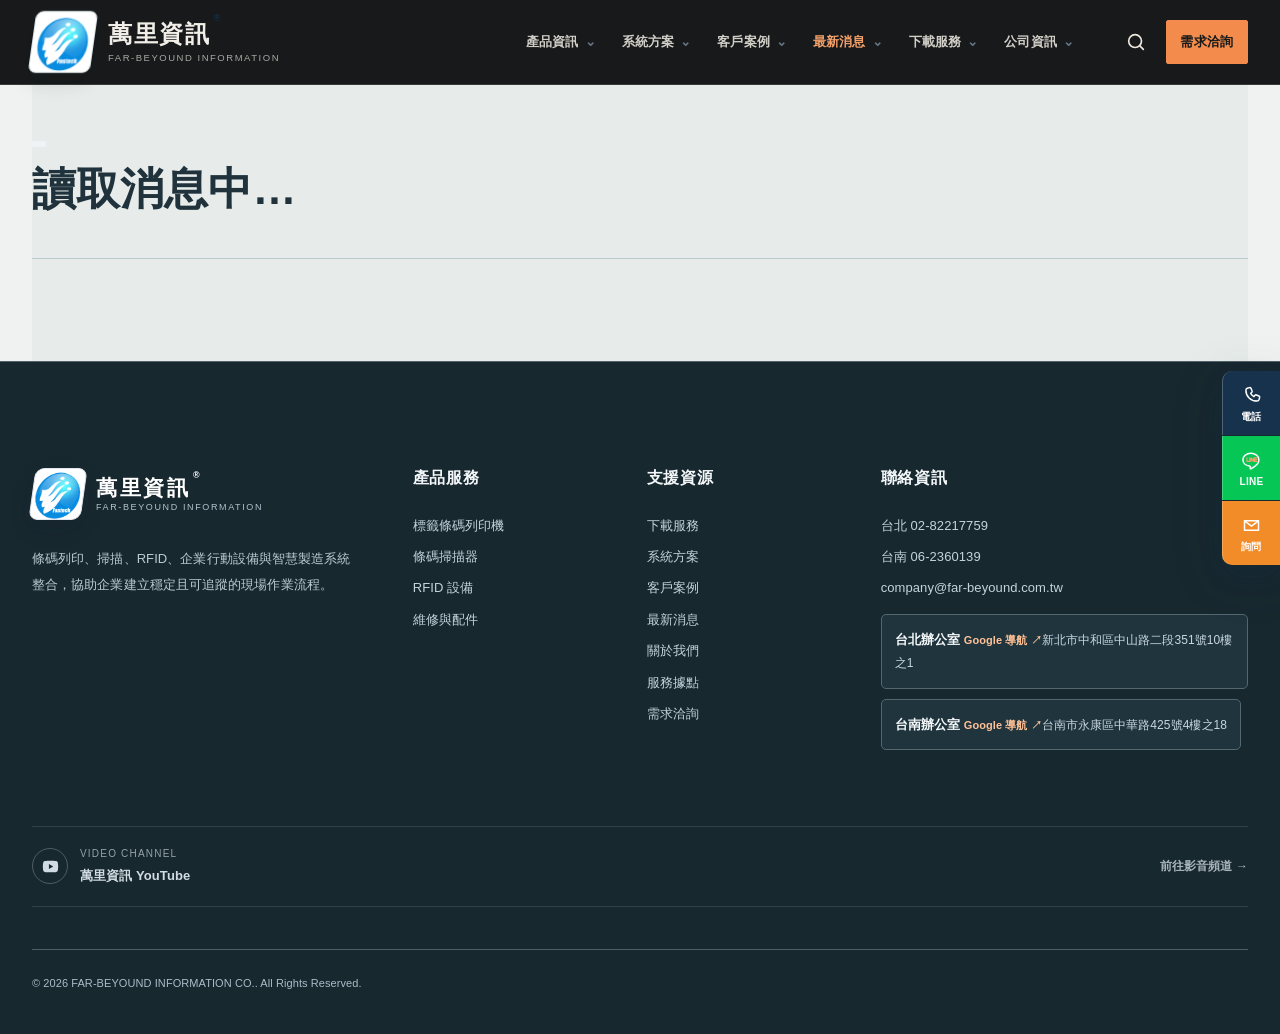
<file: news-detail.html>
<!doctype html><html lang="zh-Hant"><head><meta charset="utf-8"><meta name="viewport" content="width=device-width,initial-scale=1"><meta name="description" content="萬里資訊最新消息與技術文章內容；標題與摘要會依所選文章動態更新。"><title>最新消息｜萬里資訊</title><link rel="stylesheet" href="assets/css/inner-bundle.css?v=20260918-1810"><style>.article-shell{max-width:900px;margin:0 auto}.article-head{padding:56px 0 28px;border-bottom:1px solid var(--line)}.article-meta{display:flex;gap:10px;align-items:center;color:var(--muted);font-size:11px}.article-head h1{font-size:clamp(30px,5vw,44px);line-height:1.3;margin:13px 0;color:#17324d;font-weight:700}.article-body{padding:32px 0 70px;font-size:14px;line-height:2}.article-body h2{font-size:21px;margin:30px 0 10px}.article-body .notice{background:#f3f7f8;border-left:3px solid var(--teal);padding:17px 19px;margin:20px 0}.article-body ul{padding-left:22px}.article-back{display:inline-flex;margin-top:20px;font-weight:600;color:var(--teal)}</style><link rel="stylesheet" href="assets/css/approved-skin-20260916.css?v=20260918-1810"><link rel="icon" type="image/png" href="assets/images/brand/far-beyound-logo.png"></head><body data-page="news-detail" class="fb-approved-skin-20260916"><div id="siteHeader"></div><main><div class="container article-shell"><header class="article-head"><div class="article-meta"><span id="articleType" class="tag"></span><span id="articleDate"></span></div><h1 id="articleTitle">讀取消息中…</h1><p id="articleLead" style="color:var(--muted);margin:0"></p></header><article id="articleBody" class="article-body"></article></div></main><div id="siteFooter"></div><script src="assets/js/data.js?v=20260918-1810"></script><script src="assets/js/cloud-sync.js?v=20260918-1810" data-cloud-sync="1"></script><script type="application/json" id="innerBundledRuntimeMarkers" data-front-url-guard="1" data-page-settings-control="1" data-search-visibility="1" data-front-location-control="1" data-front-feature-control="1" data-public-managed-content="1" data-front-brand-control="1" data-social-content="1" data-site-seo="1" data-social-display="1" data-public-release-polish="1" data-brand-home-guard="1" data-quick-contact-normalize="1" data-quick-contact-authority="1">{}</script><script src="assets/js/inner-generic-bundle.js?v=20260918-1810"></script><script defer src="assets/js/product-docs.js?v=20260918-1810"></script><script src="assets/js/site-social.js?v=20260918-1810"></script><script defer src="assets/js/product-resources.js?v=20260918-1810"></script><script src="assets/js/inner-contact-bundle.js?v=20260918-1810"></script></body></html>
</file>
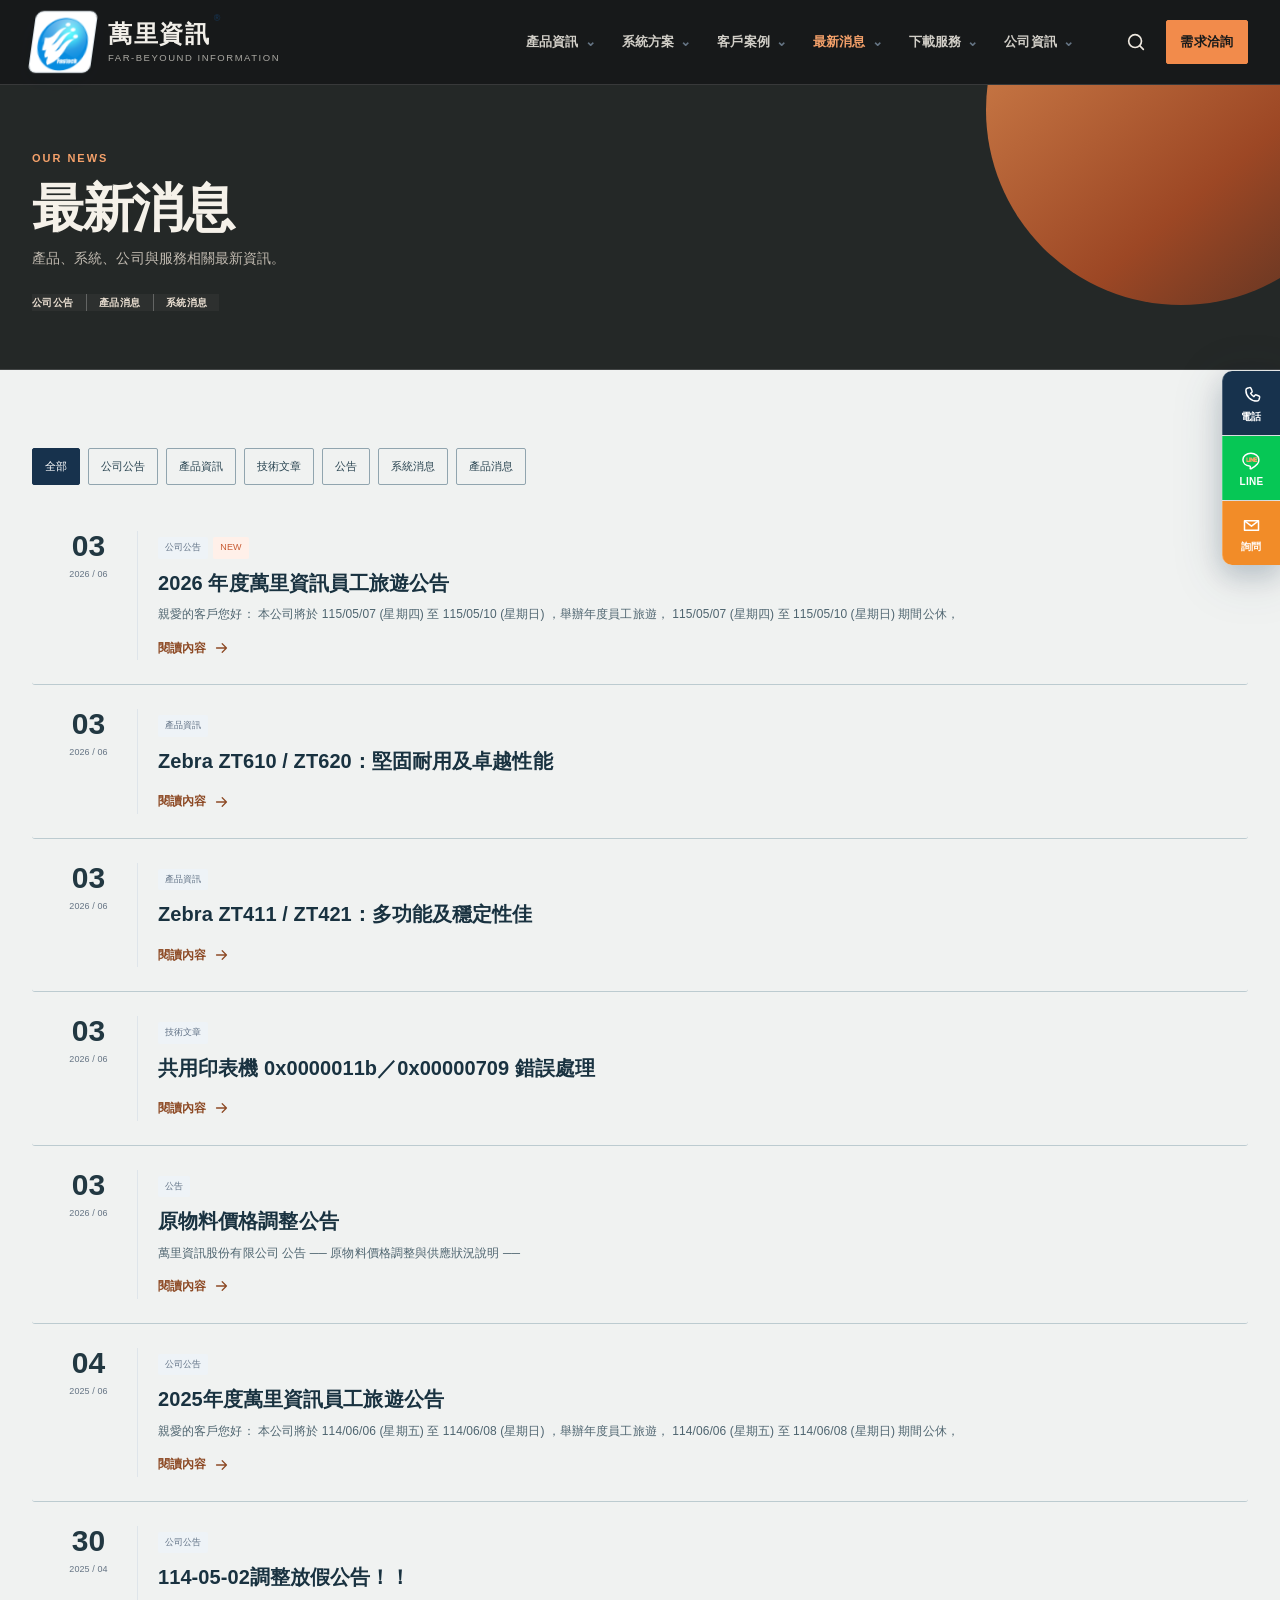
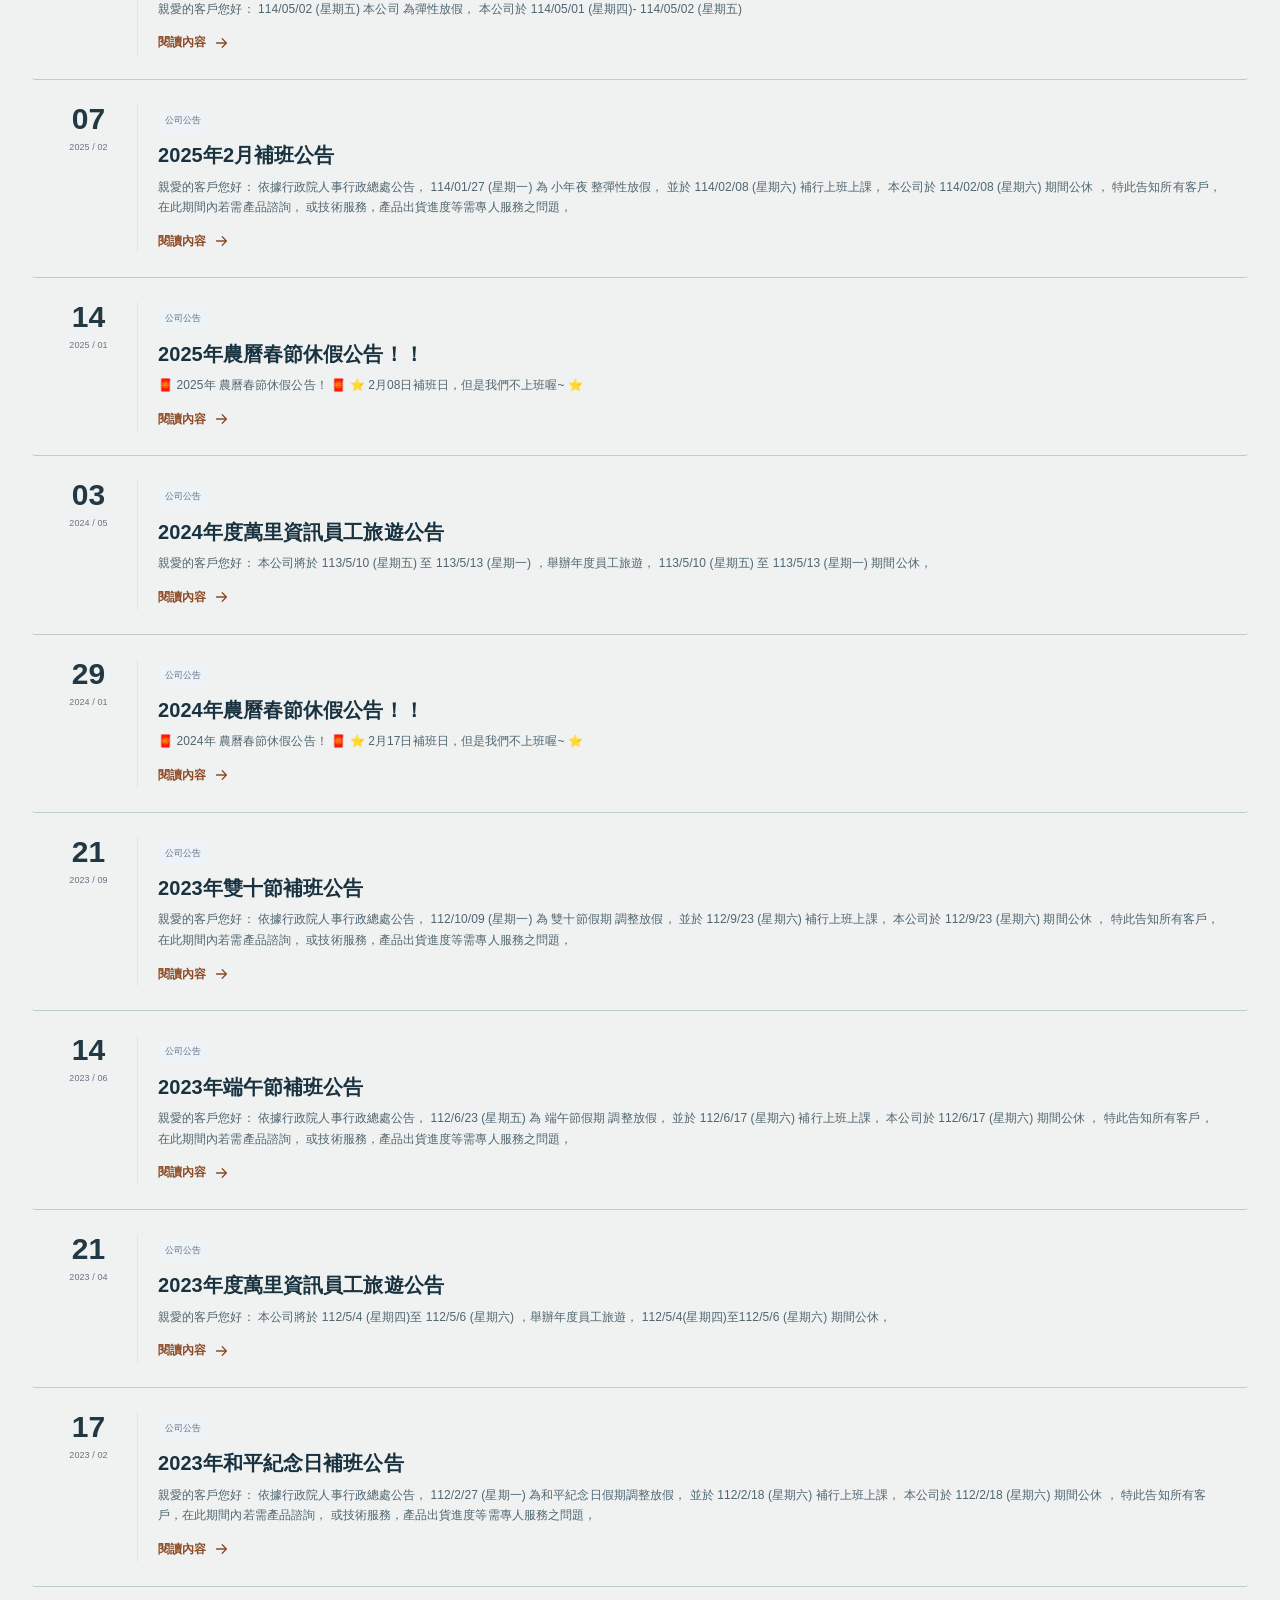
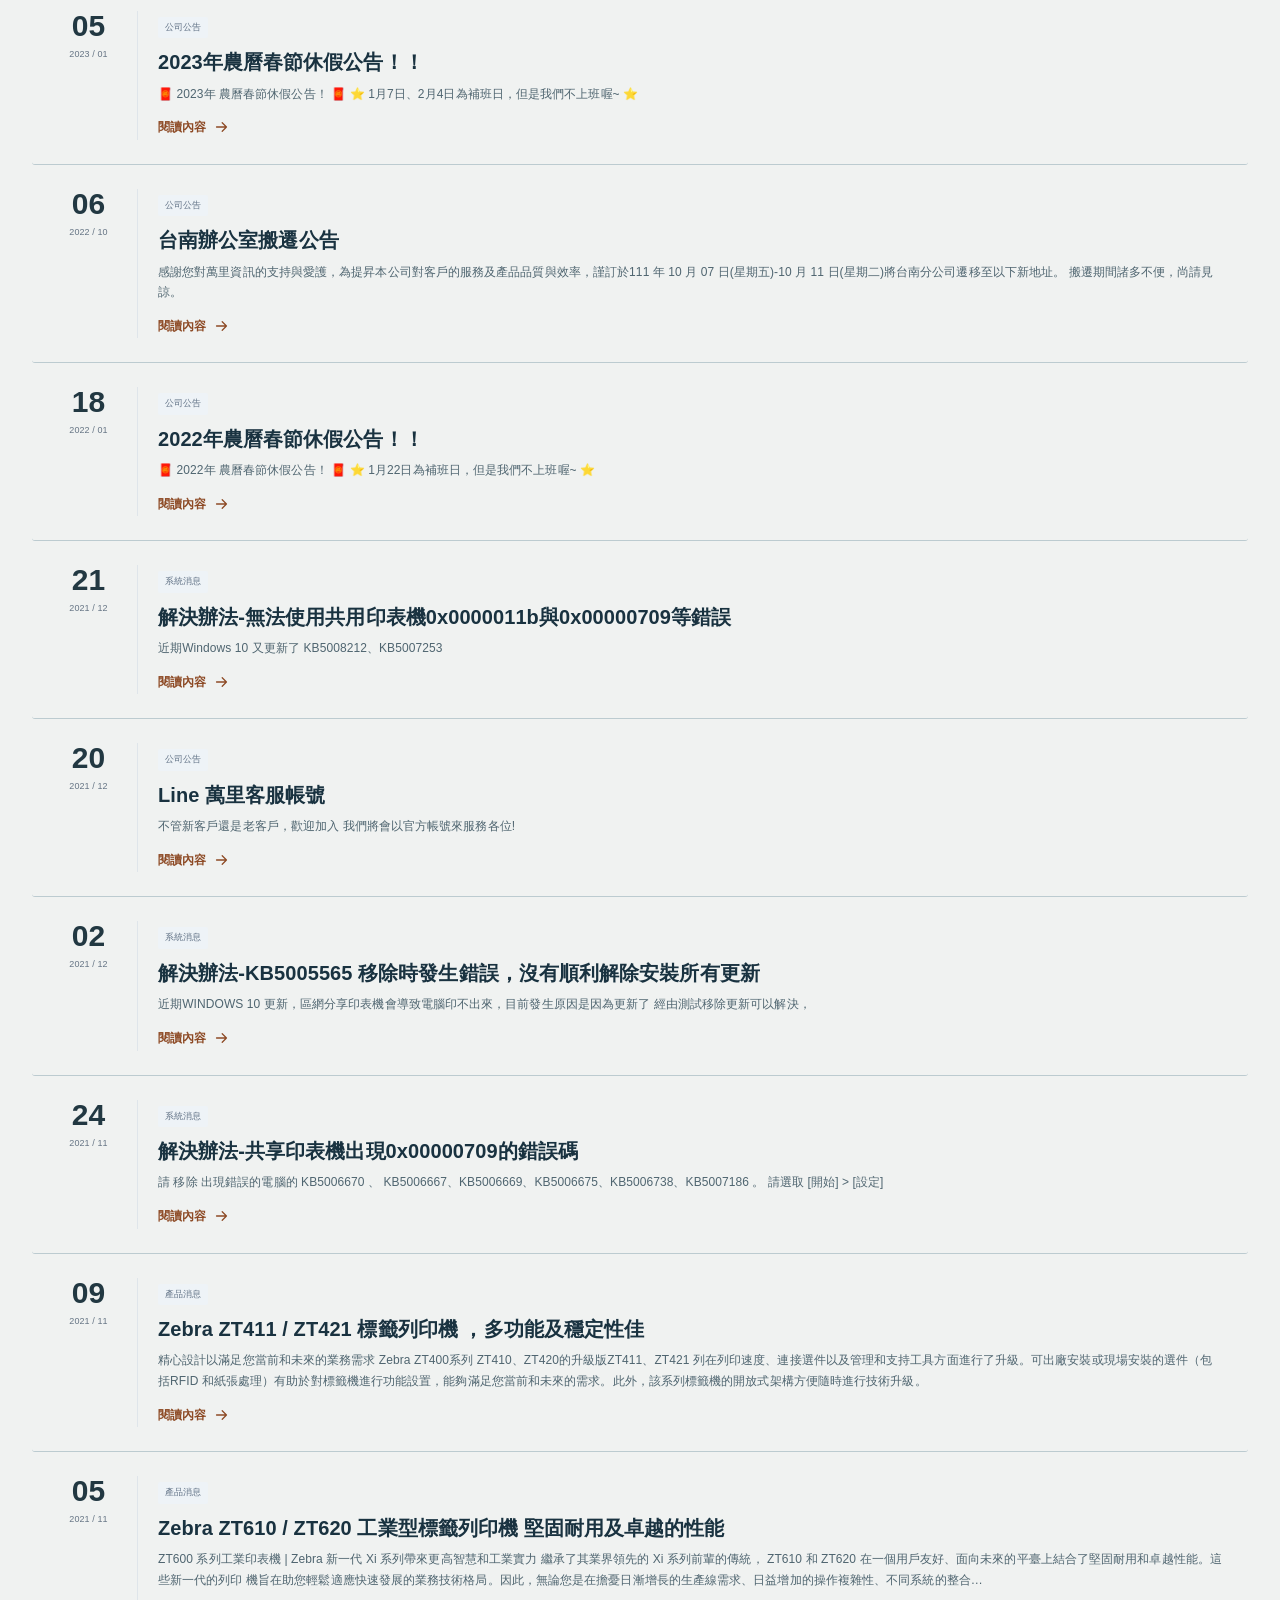
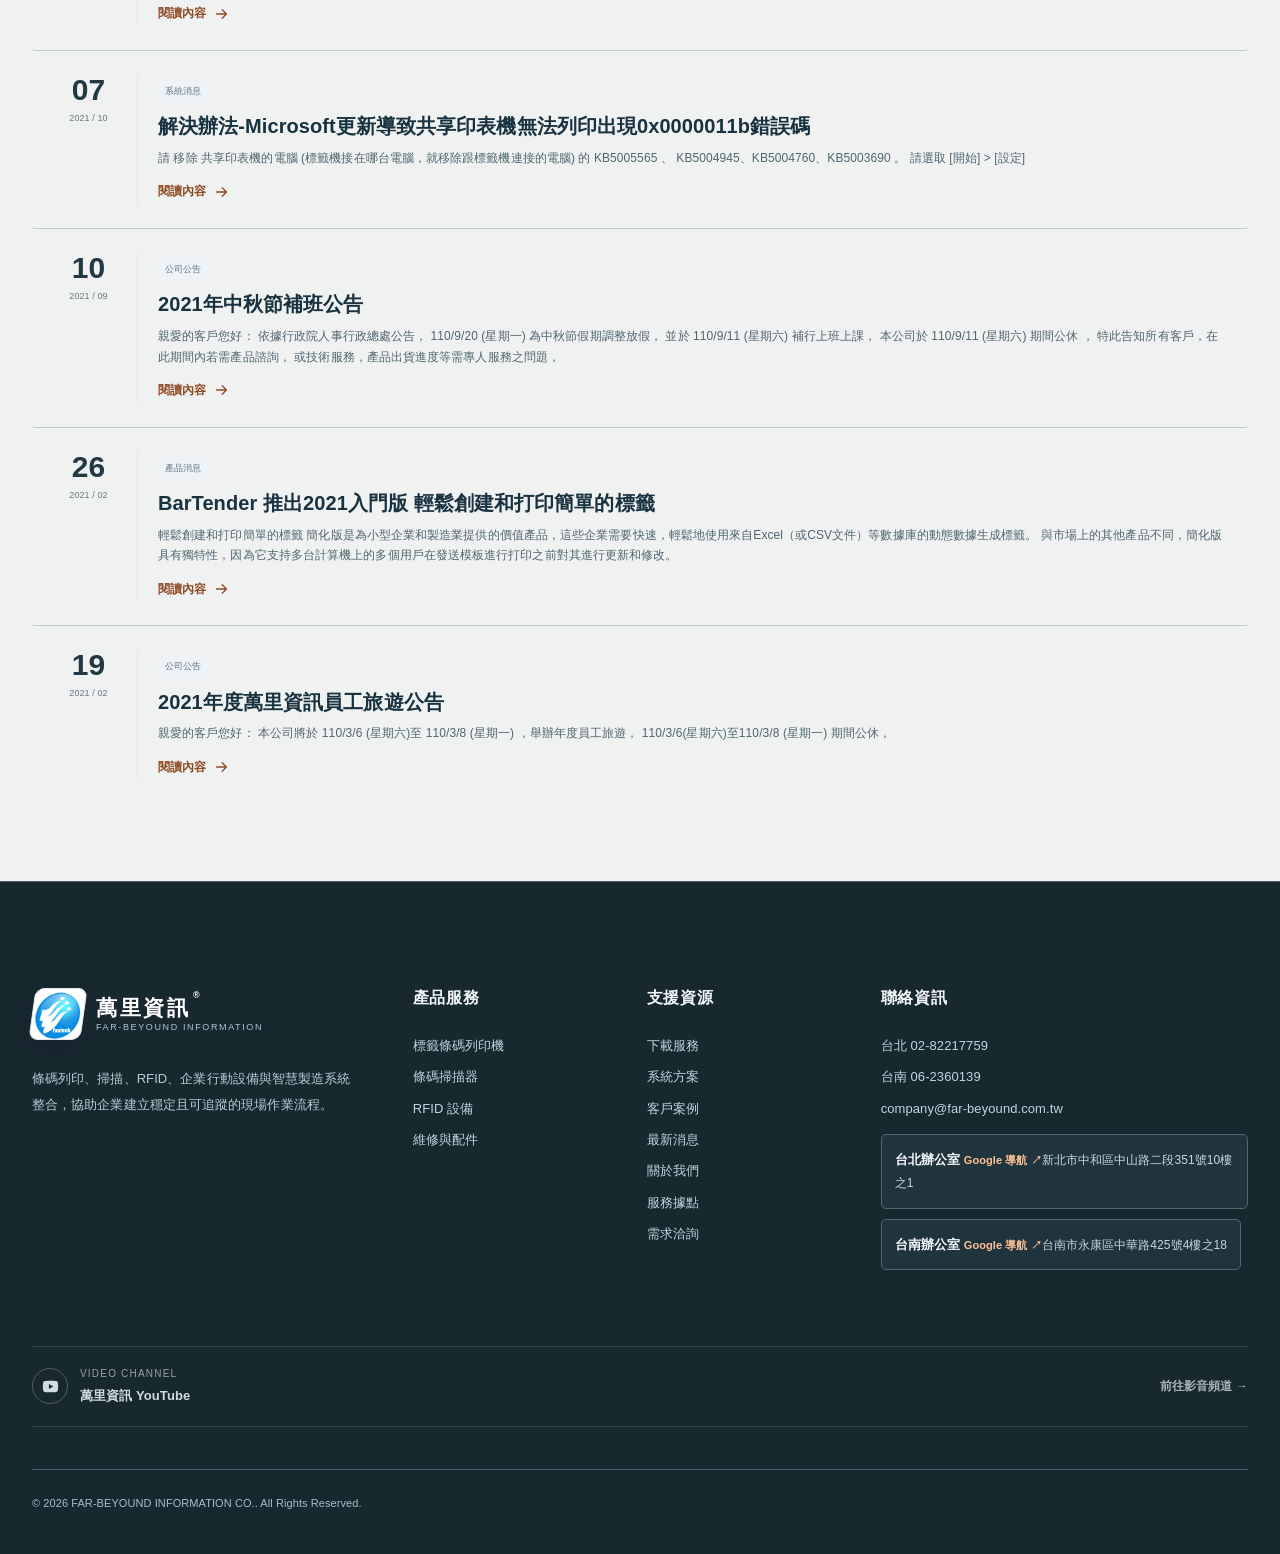
<file: news.html>
<!doctype html><html lang="zh-Hant"><head><meta charset="utf-8"><meta name="viewport" content="width=device-width,initial-scale=1"><meta name="description" content="萬里資訊最新產品、服務、活動、系統與技術資訊。"><title>最新消息｜萬里資訊</title><link rel="stylesheet" href="assets/css/inner-bundle.css?v=20260918-1810"><link rel="stylesheet" href="assets/css/approved-skin-20260916.css?v=20260918-1810"><link rel="icon" type="image/png" href="assets/images/brand/far-beyound-logo.png"></head><body data-page="news" class="fb-approved-skin-20260916"><div id="siteHeader"></div><main><section class="page-hero"><div class="container"><span class="eyebrow">OUR NEWS</span><h1>最新消息</h1><p>公司公告、產品消息、系統資訊與技術支援內容。</p></div></section><section class="section"><div class="container"><div id="newsFilters" class="filter-row" style="margin-bottom:22px"></div><div id="newsList" class="news-page-list"></div></div></section></main><div id="siteFooter"></div><script src="assets/js/data.js?v=20260918-1810"></script><script src="assets/js/cloud-sync.js?v=20260918-1810" data-cloud-sync="1"></script><script type="application/json" id="innerBundledRuntimeMarkers" data-front-url-guard="1" data-page-settings-control="1" data-search-visibility="1" data-front-location-control="1" data-front-feature-control="1" data-public-managed-content="1" data-front-brand-control="1" data-social-content="1" data-site-seo="1" data-social-display="1" data-public-release-polish="1" data-brand-home-guard="1" data-quick-contact-normalize="1" data-quick-contact-authority="1">{}</script><script src="assets/js/inner-generic-bundle.js?v=20260918-1810"></script><script defer src="assets/js/product-docs.js?v=20260918-1810"></script><script src="assets/js/site-social.js?v=20260918-1810"></script><script defer src="assets/js/product-resources.js?v=20260918-1810"></script><script src="assets/js/inner-contact-bundle.js?v=20260918-1810"></script></body></html>
</file>
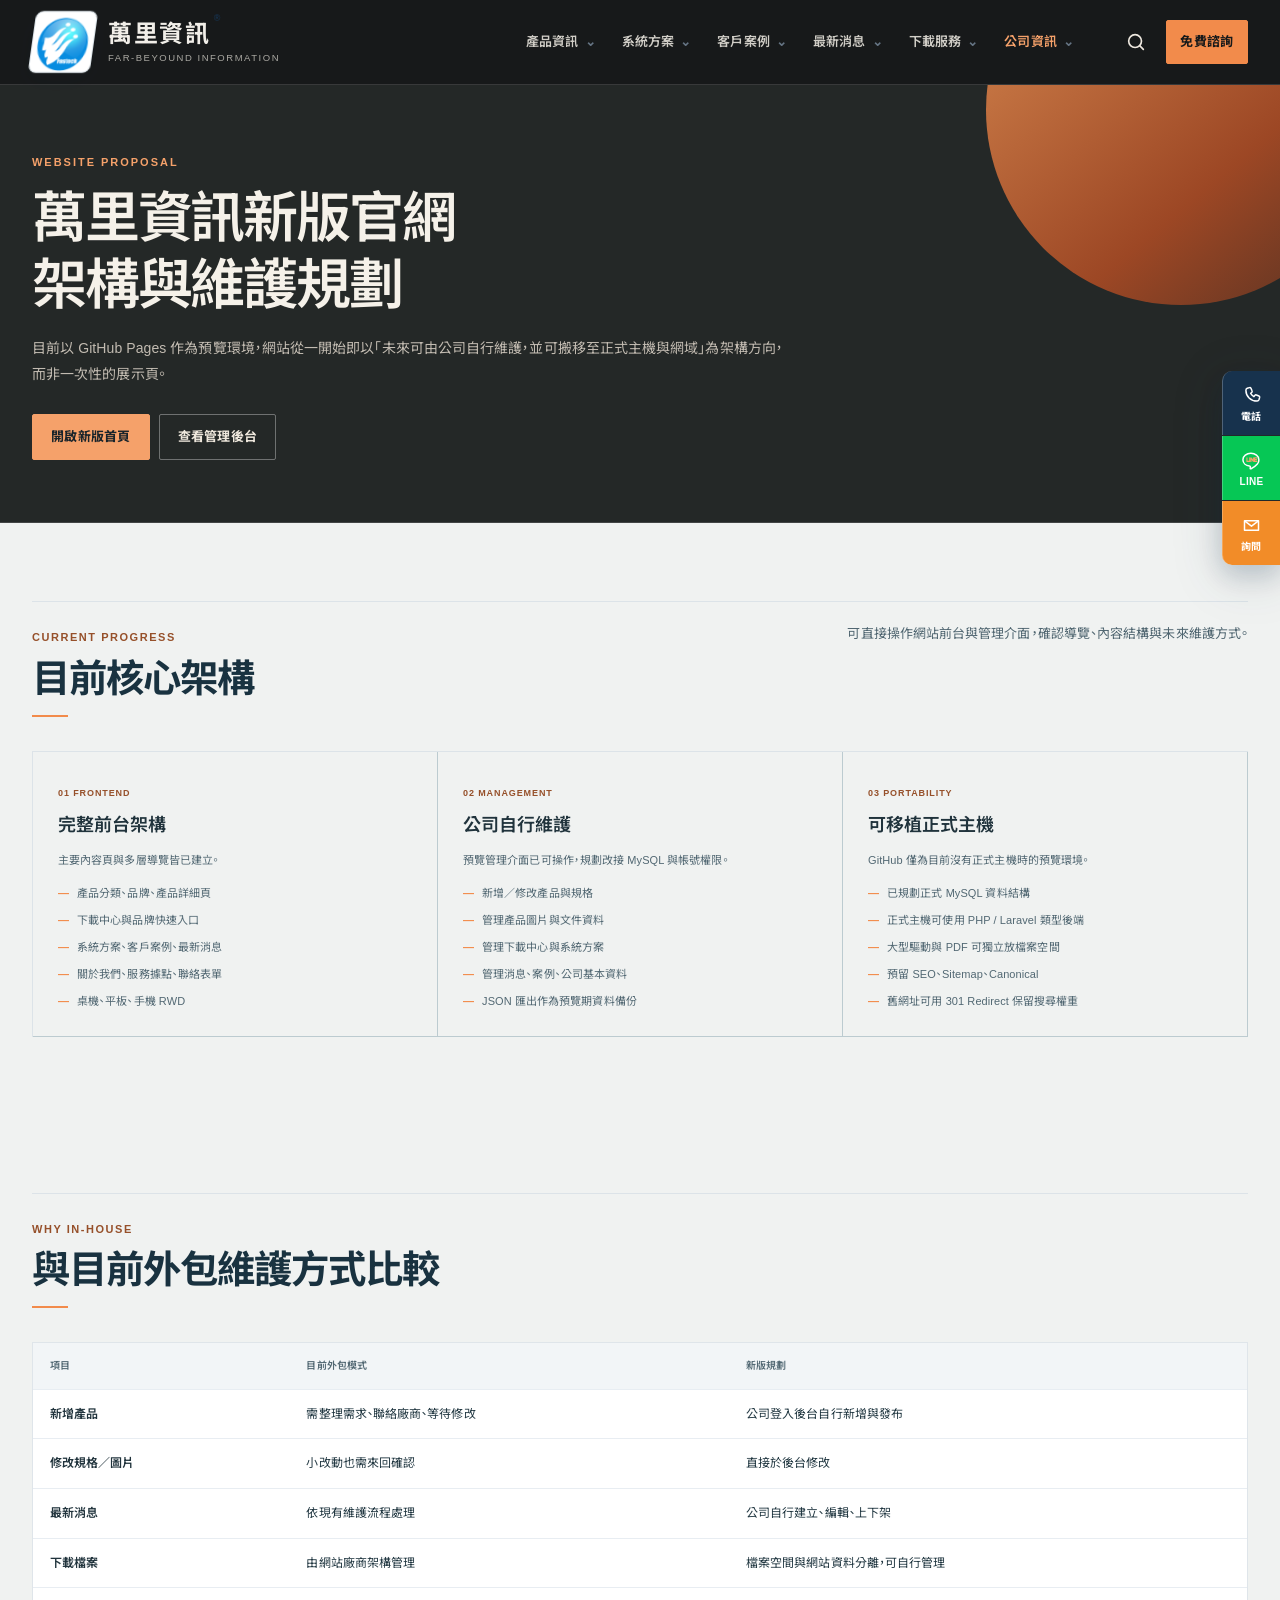
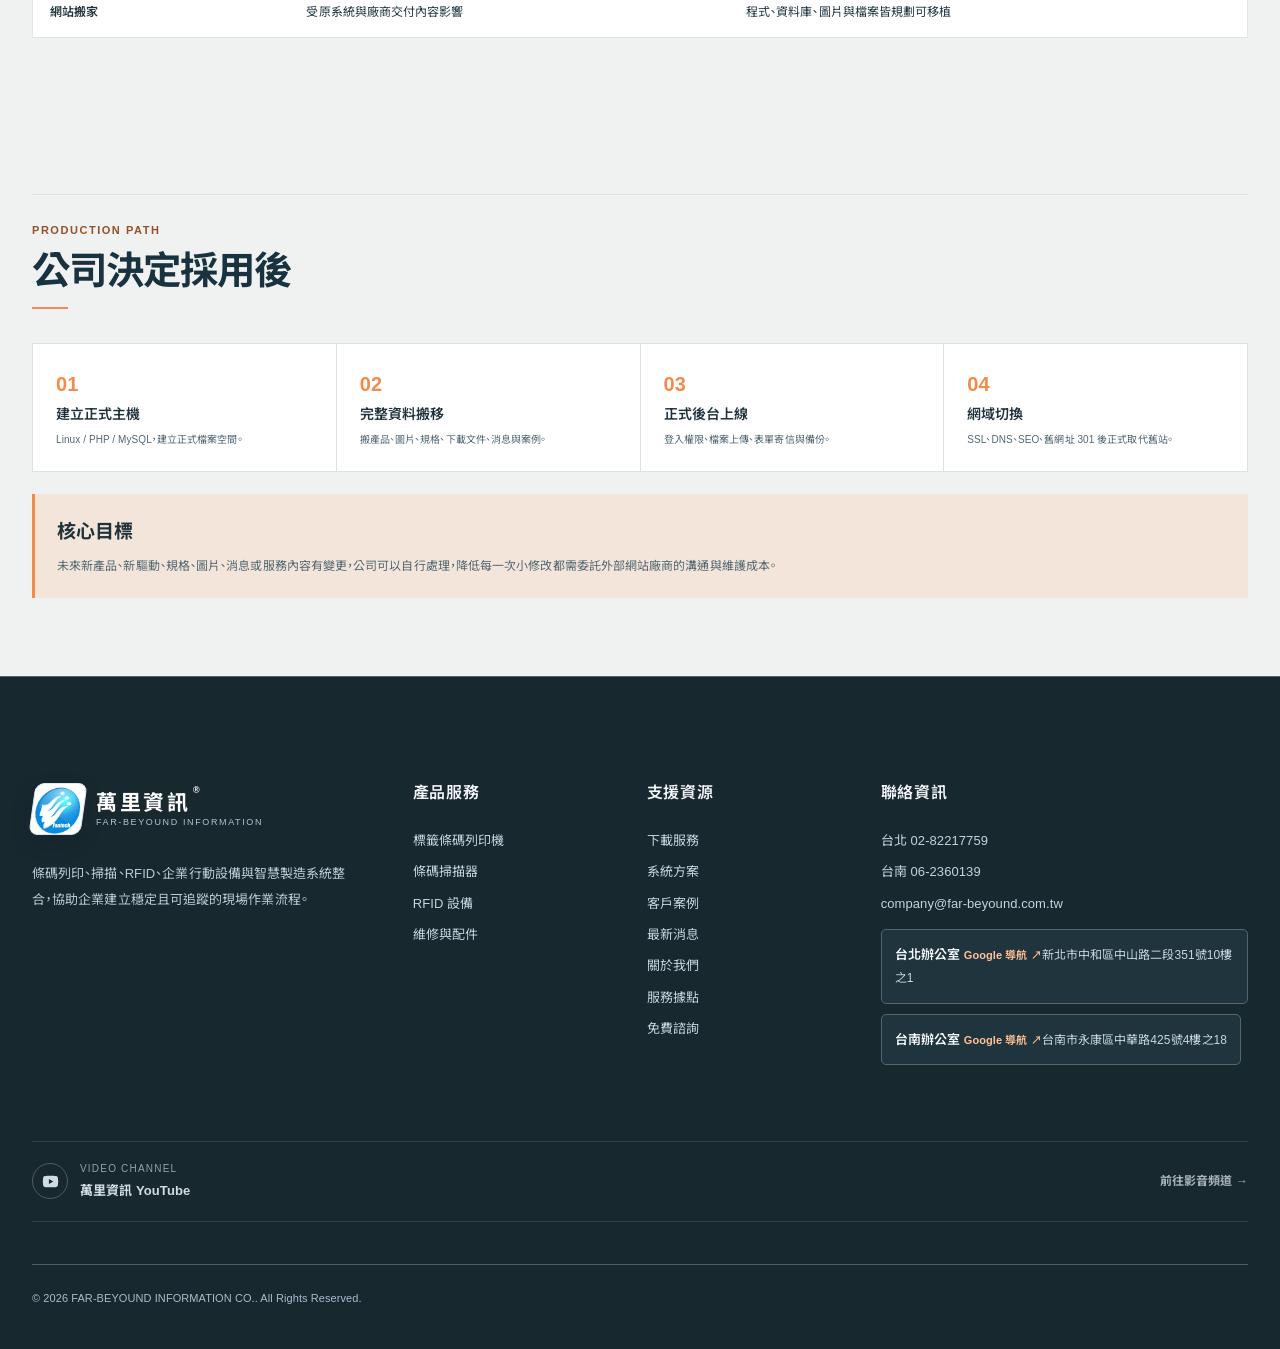
<file: preview-guide.html>
<!doctype html><html lang="zh-Hant"><head><meta charset="utf-8"><meta name="viewport" content="width=device-width,initial-scale=1"><meta name="robots" content="noindex,nofollow"><meta name="description" content="萬里資訊新版官網主管展示說明"><title>新版官網展示說明｜萬里資訊</title><link rel="stylesheet" href="assets/css/app.css?v=20260918-1810"><link rel="stylesheet" href="assets/css/v2-corporate.css?v=20260918-1810"><link rel="stylesheet" href="assets/css/v3-refinement.css?v=20260918-1810"><link rel="stylesheet" href="assets/css/v4-polish.css?v=20260918-1810"><link rel="stylesheet" href="assets/css/v4-inner-polish.css?v=20260918-1810"><link rel="stylesheet" href="assets/css/v5-showcase.css?v=20260918-1810"><link rel="icon" type="image/png" href="assets/images/brand/far-beyound-logo.png"><style>.guide-hero{padding:62px 0;background:#eef2f5;border-bottom:1px solid #d9e1e7}.guide-hero h1{font-size:clamp(34px,5vw,50px);line-height:1.22;margin:10px 0 16px;color:#17324d}.guide-hero p{max-width:760px;color:#5f7181;font-size:14px;line-height:1.85}.guide-actions{display:flex;gap:9px;flex-wrap:wrap;margin-top:26px}.guide-grid{display:grid;grid-template-columns:repeat(3,1fr);border-top:1px solid #dce3e8;border-left:1px solid #dce3e8}.guide-card{background:#fff;border-right:1px solid #dce3e8;border-bottom:1px solid #dce3e8;padding:25px}.guide-card small{font-size:9px;font-weight:700;letter-spacing:.1em;color:var(--teal)}.guide-card h2{font-size:18px;font-weight:600;margin:6px 0 10px;color:#1b344b}.guide-card p{font-size:11px;color:var(--muted);margin:0}.guide-list{list-style:none;padding:0;margin:14px 0 0;display:grid;gap:8px}.guide-list li{font-size:11px;display:flex;gap:8px;color:#536676}.guide-list li:before{content:'—';color:var(--teal);font-weight:700}.guide-flow{display:grid;grid-template-columns:repeat(4,1fr);border-top:1px solid #dce3e8;border-left:1px solid #dce3e8}.flow-step{background:#fff;border-right:1px solid #dce3e8;border-bottom:1px solid #dce3e8;padding:23px}.flow-step b{display:block;font-size:14px;font-weight:600;color:#1b344b}.flow-step span{display:block;color:#6b7d8c;font-size:10px;margin-top:5px}.flow-step em{font-style:normal;color:var(--teal);font-size:20px;font-weight:600}.guide-note{background:#f1f7f8;border-left:3px solid var(--teal);padding:22px}.guide-note h2{margin:0 0 7px;font-size:19px}.guide-note p{margin:0;color:#566b7b;font-size:12px}.compare{overflow:auto;background:#fff;border:1px solid var(--line)}.compare table{width:100%;border-collapse:collapse;min-width:720px}.compare th,.compare td{text-align:left;padding:14px 17px;border-bottom:1px solid #e8edf2;font-size:12px}.compare th{background:#f2f5f7;color:#56697d;font-size:10px;font-weight:600}.compare td:first-child{font-weight:600;color:#243b50}.compare tr:last-child td{border-bottom:0}@media(max-width:900px){.guide-grid{grid-template-columns:1fr}.guide-flow{grid-template-columns:1fr 1fr}}@media(max-width:600px){.guide-hero{padding:42px 0}.guide-flow{grid-template-columns:1fr}}</style><link rel="stylesheet" href="assets/css/approved-skin-20260916.css?v=20260918-1810"></head><body data-page="preview-guide" class="fb-approved-skin-20260916"><div id="siteHeader"></div><main><section class="guide-hero"><div class="container"><span class="eyebrow">WEBSITE PROPOSAL</span><h1>萬里資訊新版官網<br>架構與維護規劃</h1><p>目前以 GitHub Pages 作為預覽環境，網站從一開始即以「未來可由公司自行維護，並可搬移至正式主機與網域」為架構方向，而非一次性的展示頁。</p><div class="guide-actions"><a class="btn btn-primary" href="index.html">開啟新版首頁</a><a class="btn btn-secondary" href="admin.html">查看管理後台</a></div></div></section><section class="section section-white"><div class="container"><div class="section-head"><div><span class="eyebrow">CURRENT PROGRESS</span><h2>目前核心架構</h2></div><p>可直接操作網站前台與管理介面，確認導覽、內容結構與未來維護方式。</p></div><div class="guide-grid"><article class="guide-card"><small>01 FRONTEND</small><h2>完整前台架構</h2><p>主要內容頁與多層導覽皆已建立。</p><ul class="guide-list"><li>產品分類、品牌、產品詳細頁</li><li>下載中心與品牌快速入口</li><li>系統方案、客戶案例、最新消息</li><li>關於我們、服務據點、聯絡表單</li><li>桌機、平板、手機 RWD</li></ul></article><article class="guide-card"><small>02 MANAGEMENT</small><h2>公司自行維護</h2><p>預覽管理介面已可操作，正式版規劃改接 MySQL 與帳號權限。</p><ul class="guide-list"><li>新增／修改產品與規格</li><li>管理產品圖片與文件資料</li><li>管理下載中心與系統方案</li><li>管理消息、案例、公司基本資料</li><li>JSON 匯出作為預覽期資料備份</li></ul></article><article class="guide-card"><small>03 PORTABILITY</small><h2>可移植正式主機</h2><p>GitHub 僅為目前沒有正式主機時的預覽環境。</p><ul class="guide-list"><li>已規劃正式 MySQL 資料結構</li><li>正式主機可使用 PHP / Laravel 類型後端</li><li>大型驅動與 PDF 可獨立放檔案空間</li><li>預留 SEO、Sitemap、Canonical</li><li>舊網址可用 301 Redirect 保留搜尋權重</li></ul></article></div></div></section><section class="section"><div class="container"><div class="section-head"><div><span class="eyebrow">WHY IN-HOUSE</span><h2>與目前外包維護方式比較</h2></div></div><div class="compare"><table><thead><tr><th>項目</th><th>目前外包模式</th><th>新版規劃</th></tr></thead><tbody><tr><td>新增產品</td><td>需整理需求、聯絡廠商、等待修改</td><td>公司登入後台自行新增與發布</td></tr><tr><td>修改規格／圖片</td><td>小改動也需來回確認</td><td>直接於後台修改</td></tr><tr><td>最新消息</td><td>依現有維護流程處理</td><td>公司自行建立、編輯、上下架</td></tr><tr><td>下載檔案</td><td>由網站廠商架構管理</td><td>檔案空間與網站資料分離，可自行管理</td></tr><tr><td>網站搬家</td><td>受原系統與廠商交付內容影響</td><td>程式、資料庫、圖片與檔案皆規劃可移植</td></tr></tbody></table></div></div></section><section class="section section-white"><div class="container"><div class="section-head"><div><span class="eyebrow">PRODUCTION PATH</span><h2>公司決定採用後</h2></div></div><div class="guide-flow"><div class="flow-step"><em>01</em><b>建立正式主機</b><span>Linux / PHP / MySQL，建立正式檔案空間。</span></div><div class="flow-step"><em>02</em><b>完整資料搬移</b><span>搬產品、圖片、規格、下載文件、消息與案例。</span></div><div class="flow-step"><em>03</em><b>正式後台上線</b><span>登入權限、檔案上傳、表單寄信與備份。</span></div><div class="flow-step"><em>04</em><b>網域切換</b><span>SSL、DNS、SEO、舊網址 301 後正式取代舊站。</span></div></div><div class="guide-note" style="margin-top:22px"><h2>核心目標</h2><p>未來新產品、新驅動、規格、圖片、消息或服務內容有變更，公司可以自行處理，降低每一次小修改都需委託外部網站廠商的溝通與維護成本。</p></div></div></section></main><div id="siteFooter"></div><script src="assets/js/data.js?v=20260918-1810"></script><script src="assets/js/app.js?v=20260918-1810"></script><script src="assets/js/pages.js?v=20260918-1810"></script><script src="assets/js/media-patch.js?v=20260918-1810"></script><script src="assets/js/nav-menu.js?v=20260918-1810"></script><script src="assets/js/catalog-ui.js?v=20260918-1810"></script><script src="assets/js/presentation-polish.js?v=20260918-1810"></script><script src="assets/js/final-fixes.js?v=20260918-1810"></script><script src="assets/js/v2-corporate.js?v=20260918-1810"></script><script src="assets/js/v3-refinement.js?v=20260918-1810"></script><script src="assets/js/v4-polish.js?v=20260918-1810"></script><script src="assets/js/v5-showcase.js?v=20260918-1810"></script><script src="assets/js/interaction-upgrade.js?v=20260918-1810"></script><script defer src="assets/js/product-docs.js?v=20260918-1810"></script><script src="assets/js/site-social.js?v=20260918-1810"></script><script defer src="assets/js/product-resources.js?v=20260918-1810"></script><script src="assets/js/contact-youtube-upgrade.js?v=20260918-1810"></script><script src="assets/js/desktop-phone-popover.js?v=20260918-1810"></script></body></html>
</file>
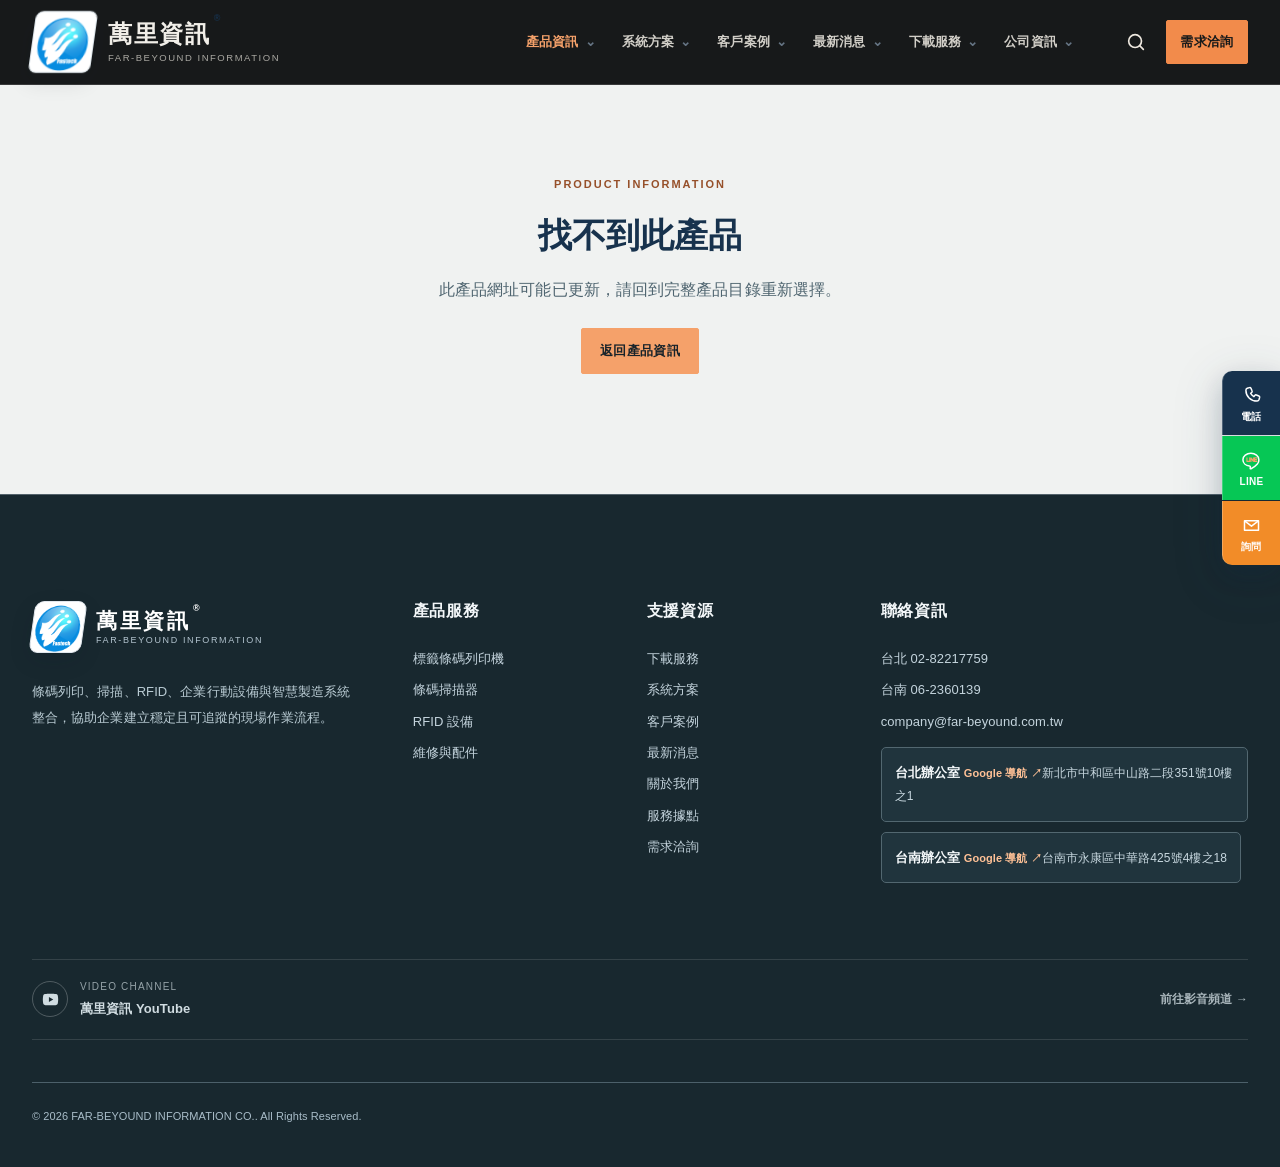
<file: product.html>
<!doctype html><html lang="zh-Hant"><head><meta charset="utf-8"><meta name="viewport" content="width=device-width,initial-scale=1"><meta name="description" content="萬里資訊產品資訊、規格、特色與相關文件；實際內容依所選產品動態更新。"><title>產品｜萬里資訊</title><link rel="stylesheet" href="assets/css/inner-bundle.css?v=20260918-1810"><link rel="stylesheet" href="assets/css/mobile-experience.css?v=20260918-1810"><link rel="stylesheet" href="assets/css/approved-skin-20260916.css?v=20260918-1810"><link rel="stylesheet" href="assets/css/official-source-migration.css?v=20260918-1810"><link rel="icon" type="image/png" href="assets/images/brand/far-beyound-logo.png"></head><body data-page="product" class="fb-approved-skin-20260916"><div id="siteHeader"></div><main><div class="container"><div id="productBreadcrumb" class="breadcrumb"></div><section id="productHero" class="product-detail"></section><section class="detail-grid"><div><div class="detail-block"><span class="eyebrow">PRODUCT HIGHLIGHTS</span><h2>產品特色</h2><ul id="productHighlights" class="highlight-list"></ul></div><div id="downloads" class="detail-block downloads-block"><span class="eyebrow">DOWNLOAD</span><h2>文件下載</h2><div id="productFiles"></div></div></div><div class="detail-block"><span class="eyebrow">SPECIFICATIONS</span><h2>產品規格</h2><dl id="specTable" class="spec-table"></dl></div></section><section class="related section"><div class="section-head"><div><span class="eyebrow">RELATED PRODUCTS</span><h2>相關產品</h2></div></div><div id="relatedProducts" class="product-grid"></div></section></div></main><div id="siteFooter"></div><script src="assets/js/data.js?v=20260918-1810"></script><script src="assets/js/cloud-sync.js?v=20260918-1810" data-cloud-sync="1"></script><script src="assets/js/product-pre-bundle.js?v=20260918-1810"></script><script src="assets/js/legacy-catalog.js?v=20260918-1810"></script><script src="assets/js/product-docs.js?v=20260918-1810"></script><script src="assets/js/catalog-merge.js?v=20260918-1810"></script><script src="assets/js/official-source-authority.js?v=20260918-1810"></script><script type="application/json" id="innerBundledRuntimeMarkers" data-front-url-guard="1" data-page-settings-control="1" data-search-visibility="1" data-front-location-control="1" data-front-feature-control="1" data-public-managed-content="1" data-front-brand-control="1" data-social-content="1" data-site-seo="1" data-social-display="1" data-public-release-polish="1" data-brand-home-guard="1" data-quick-contact-normalize="1" data-quick-contact-authority="1">{}</script><script src="assets/js/inner-post-bundle.js?v=20260918-1810"></script><script src="assets/js/site-social.js?v=20260918-1810"></script><script src="assets/js/product-tail-bundle.js?v=20260918-1810"></script><script src="assets/js/official-product-detail.js?v=20260918-1810"></script></body></html>
</file>
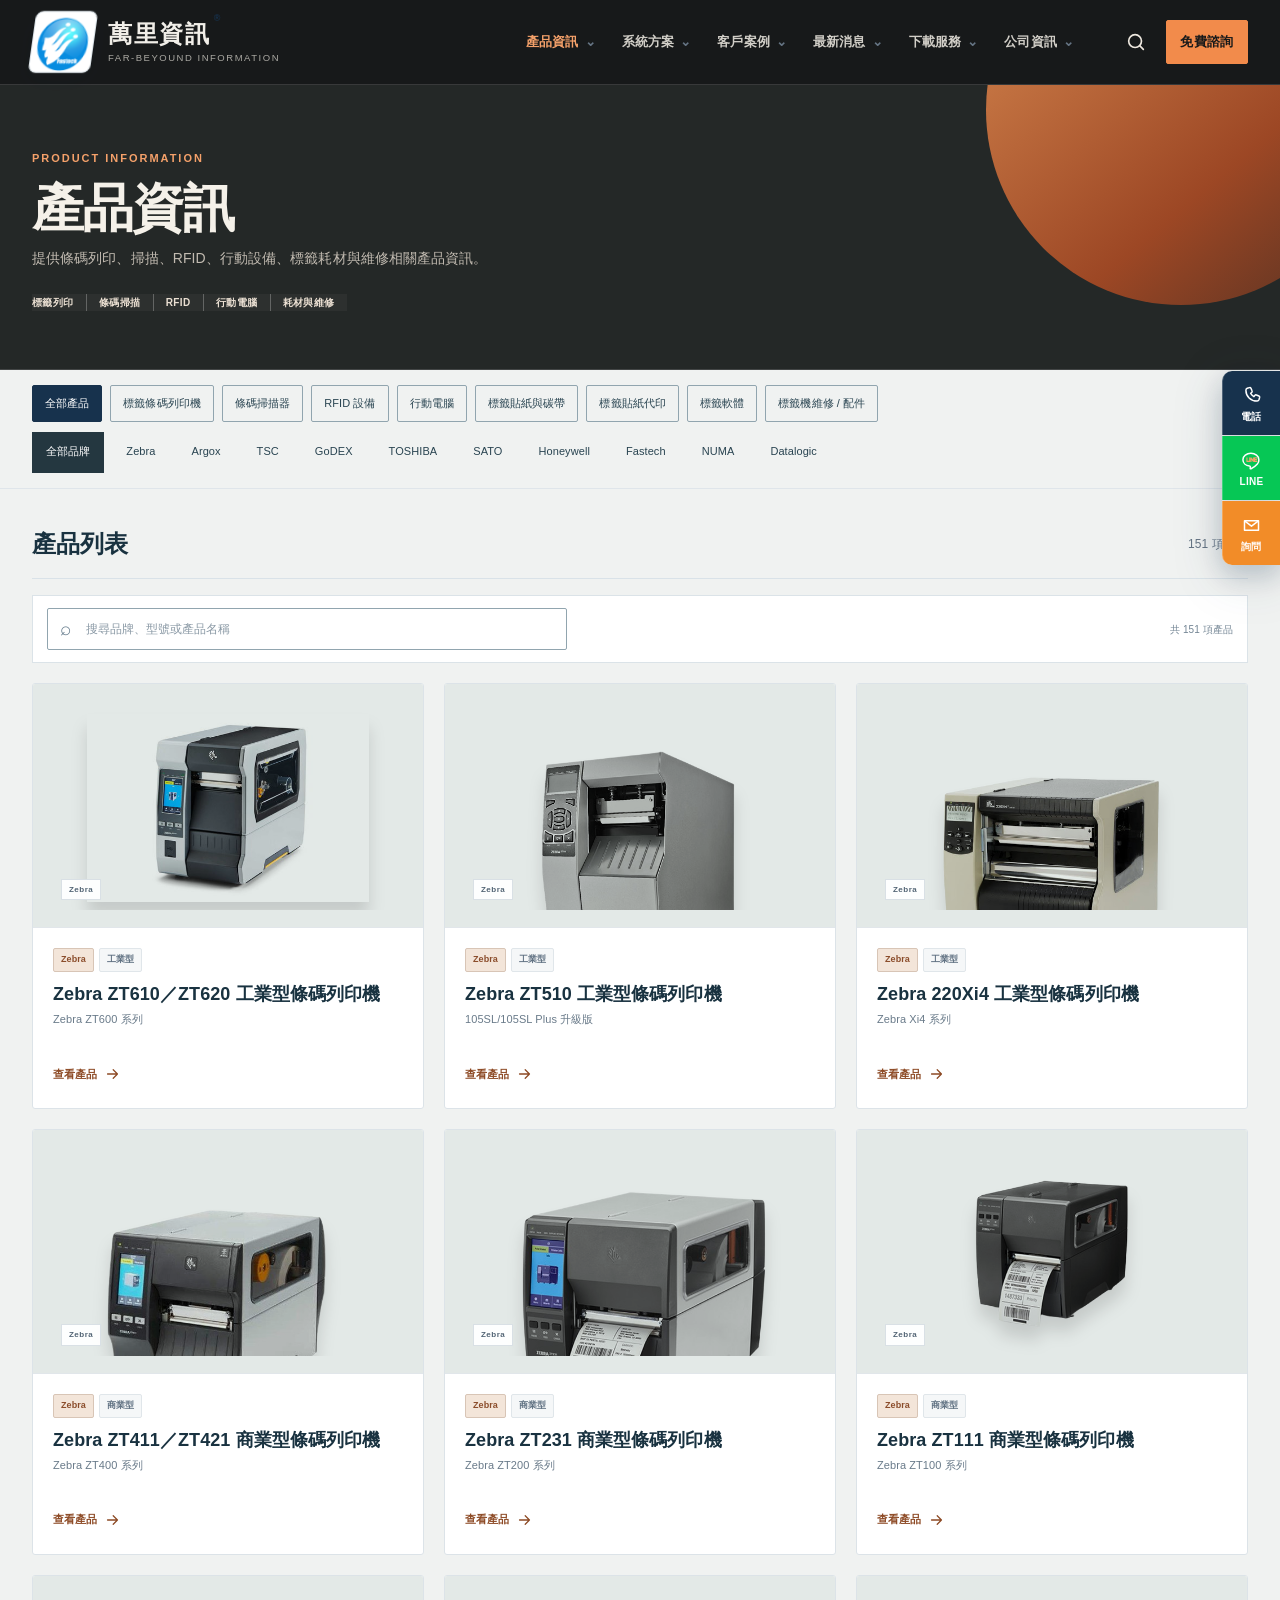
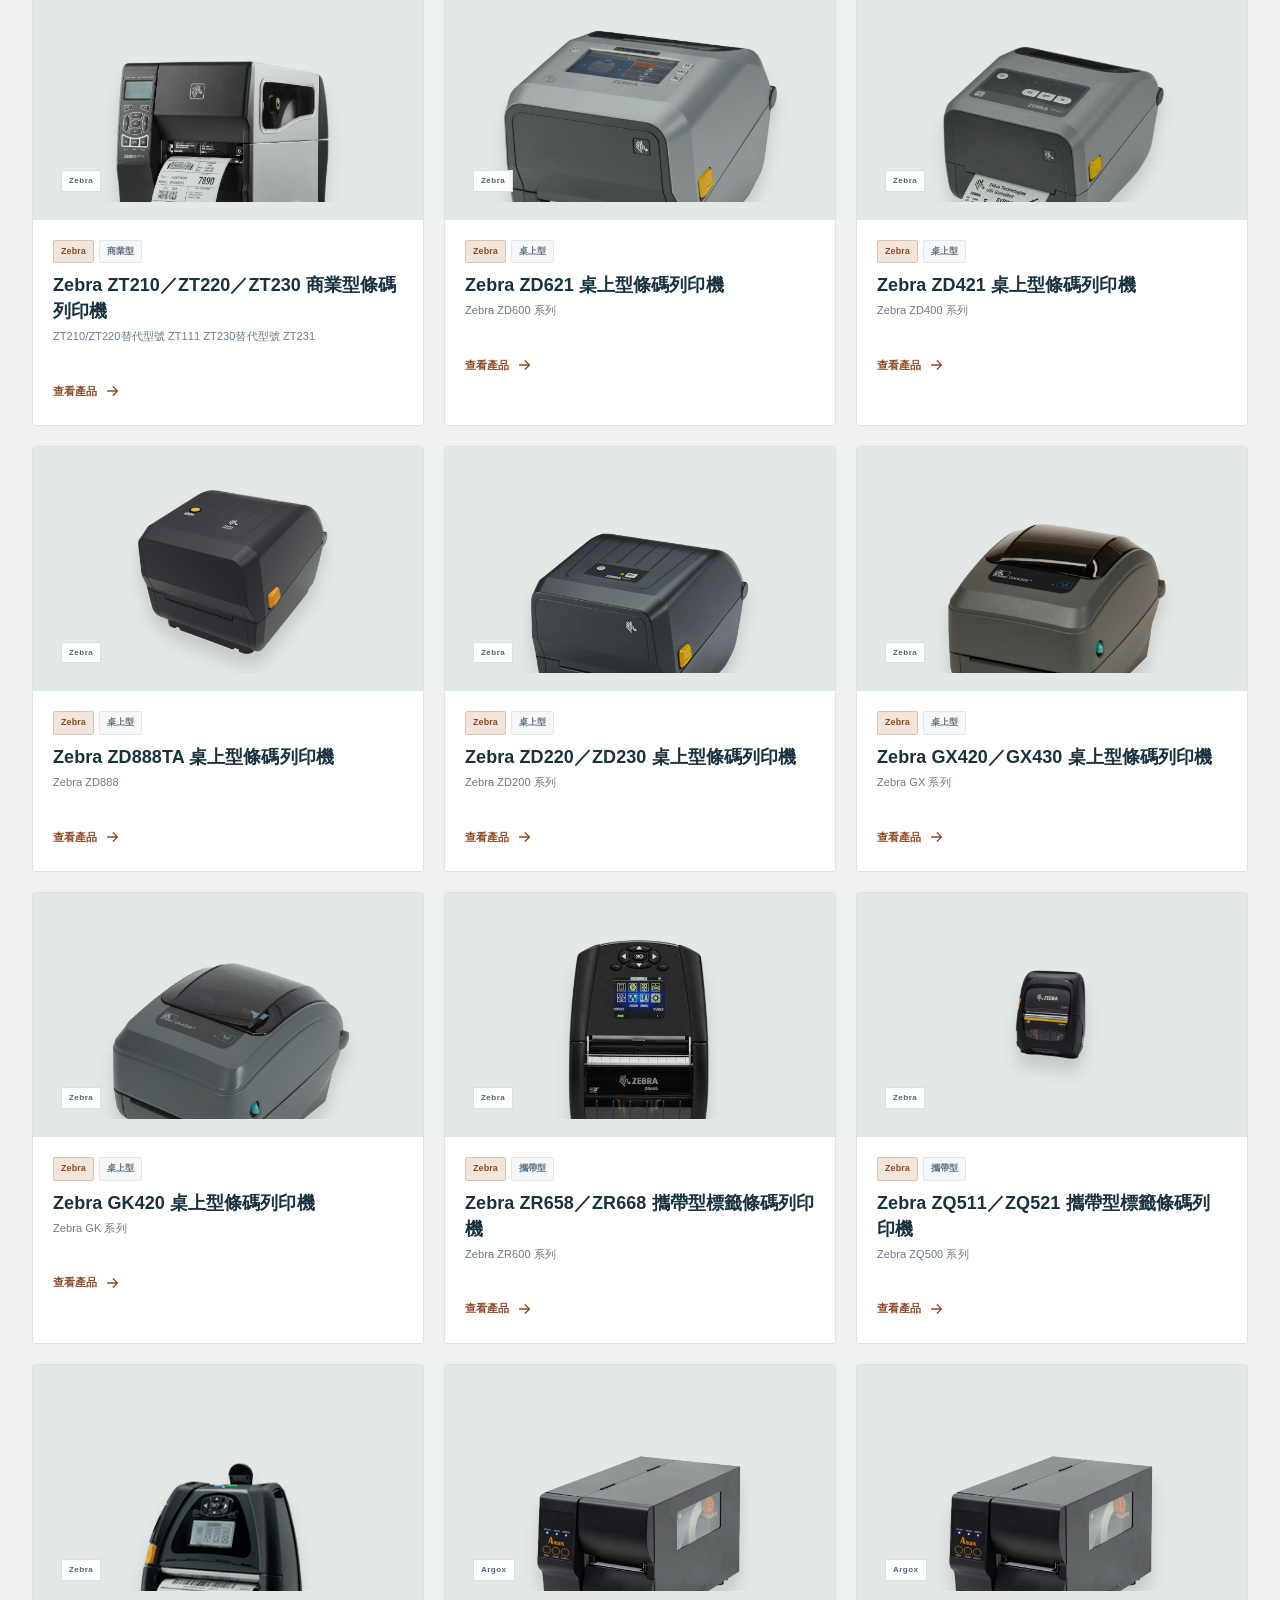
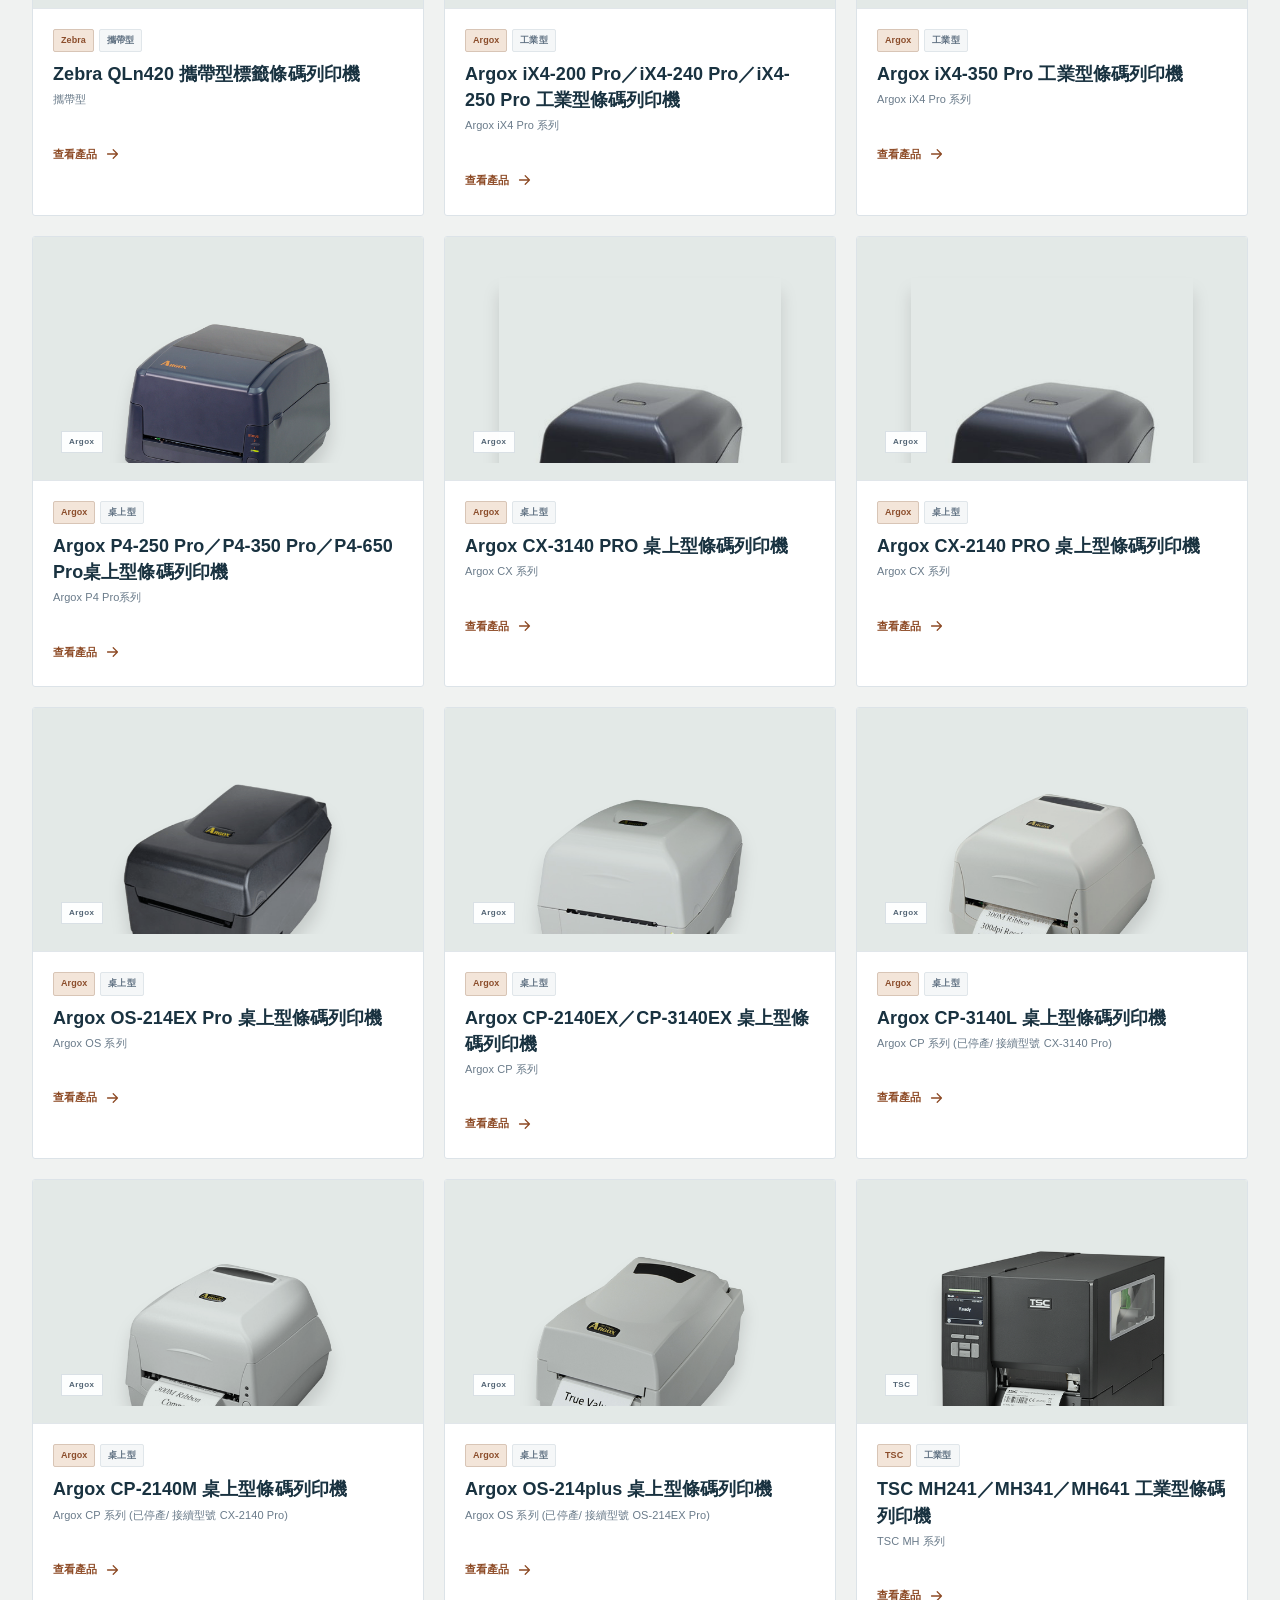
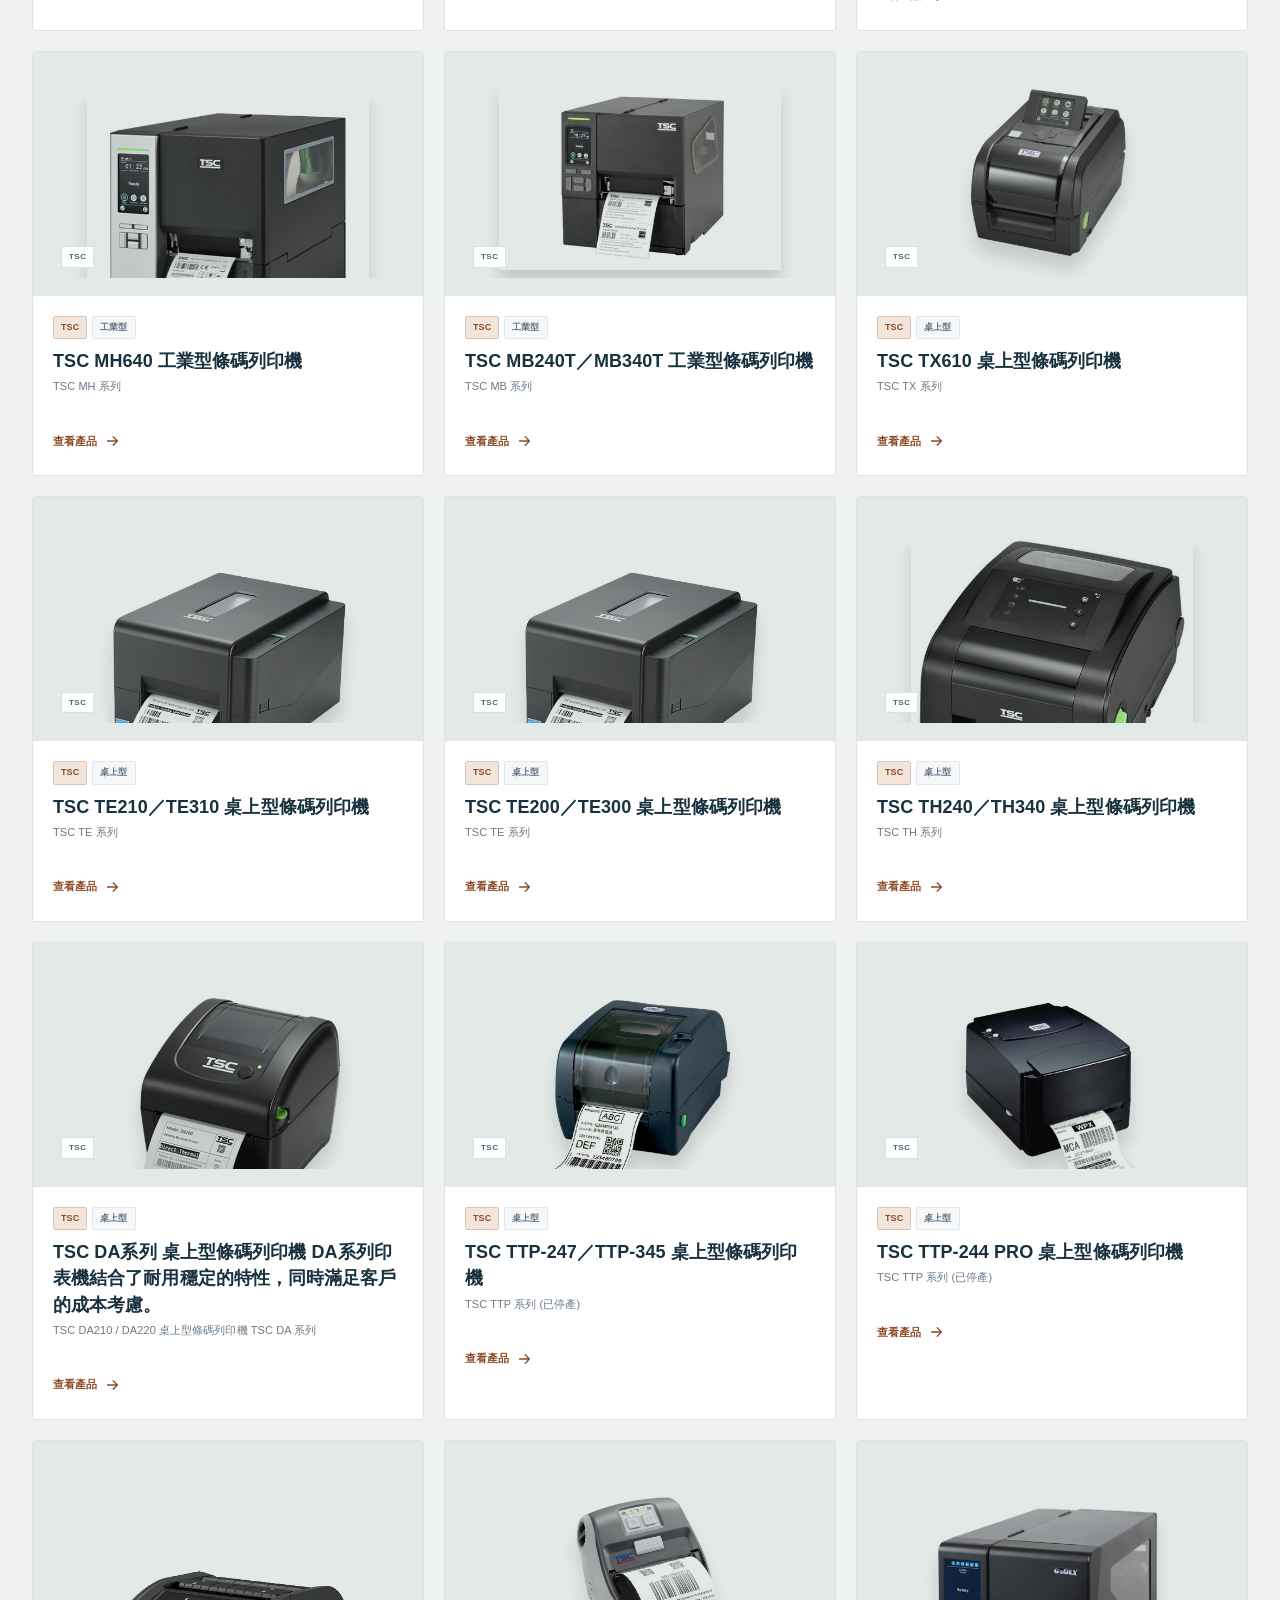
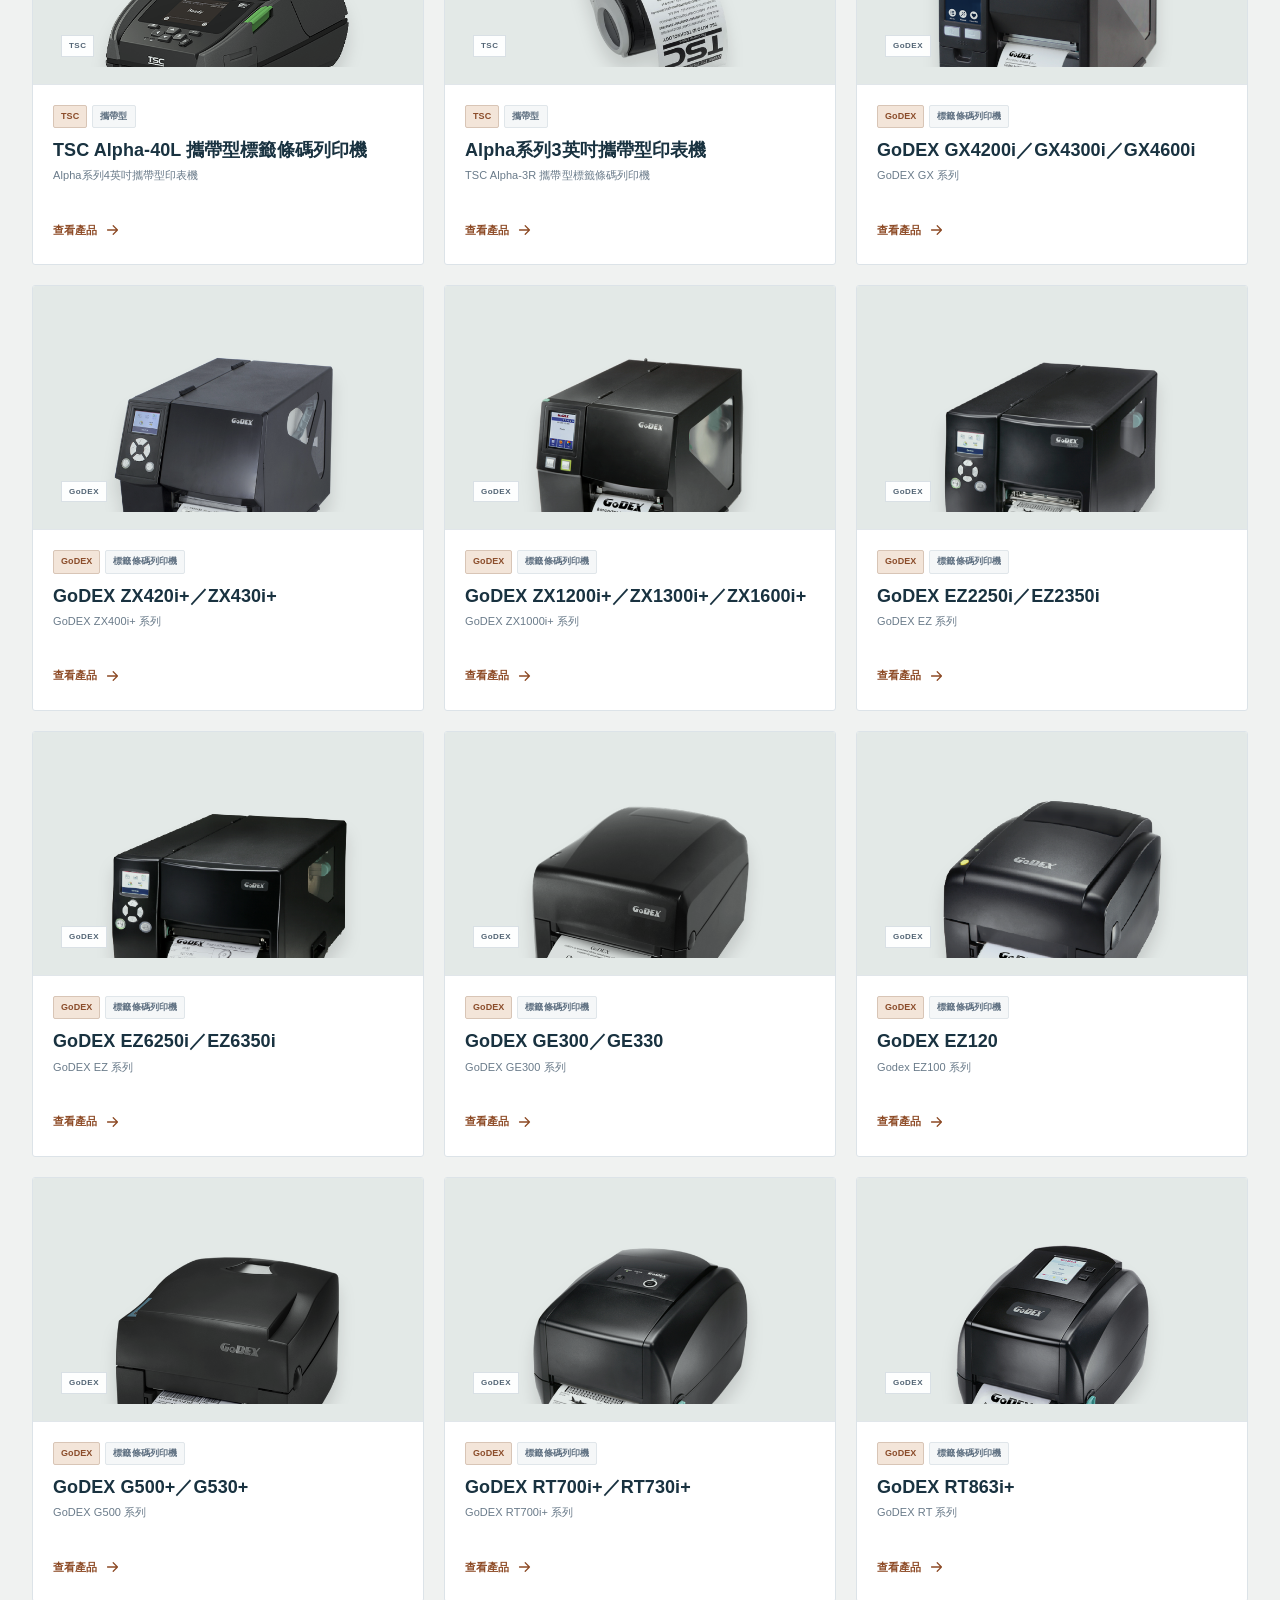
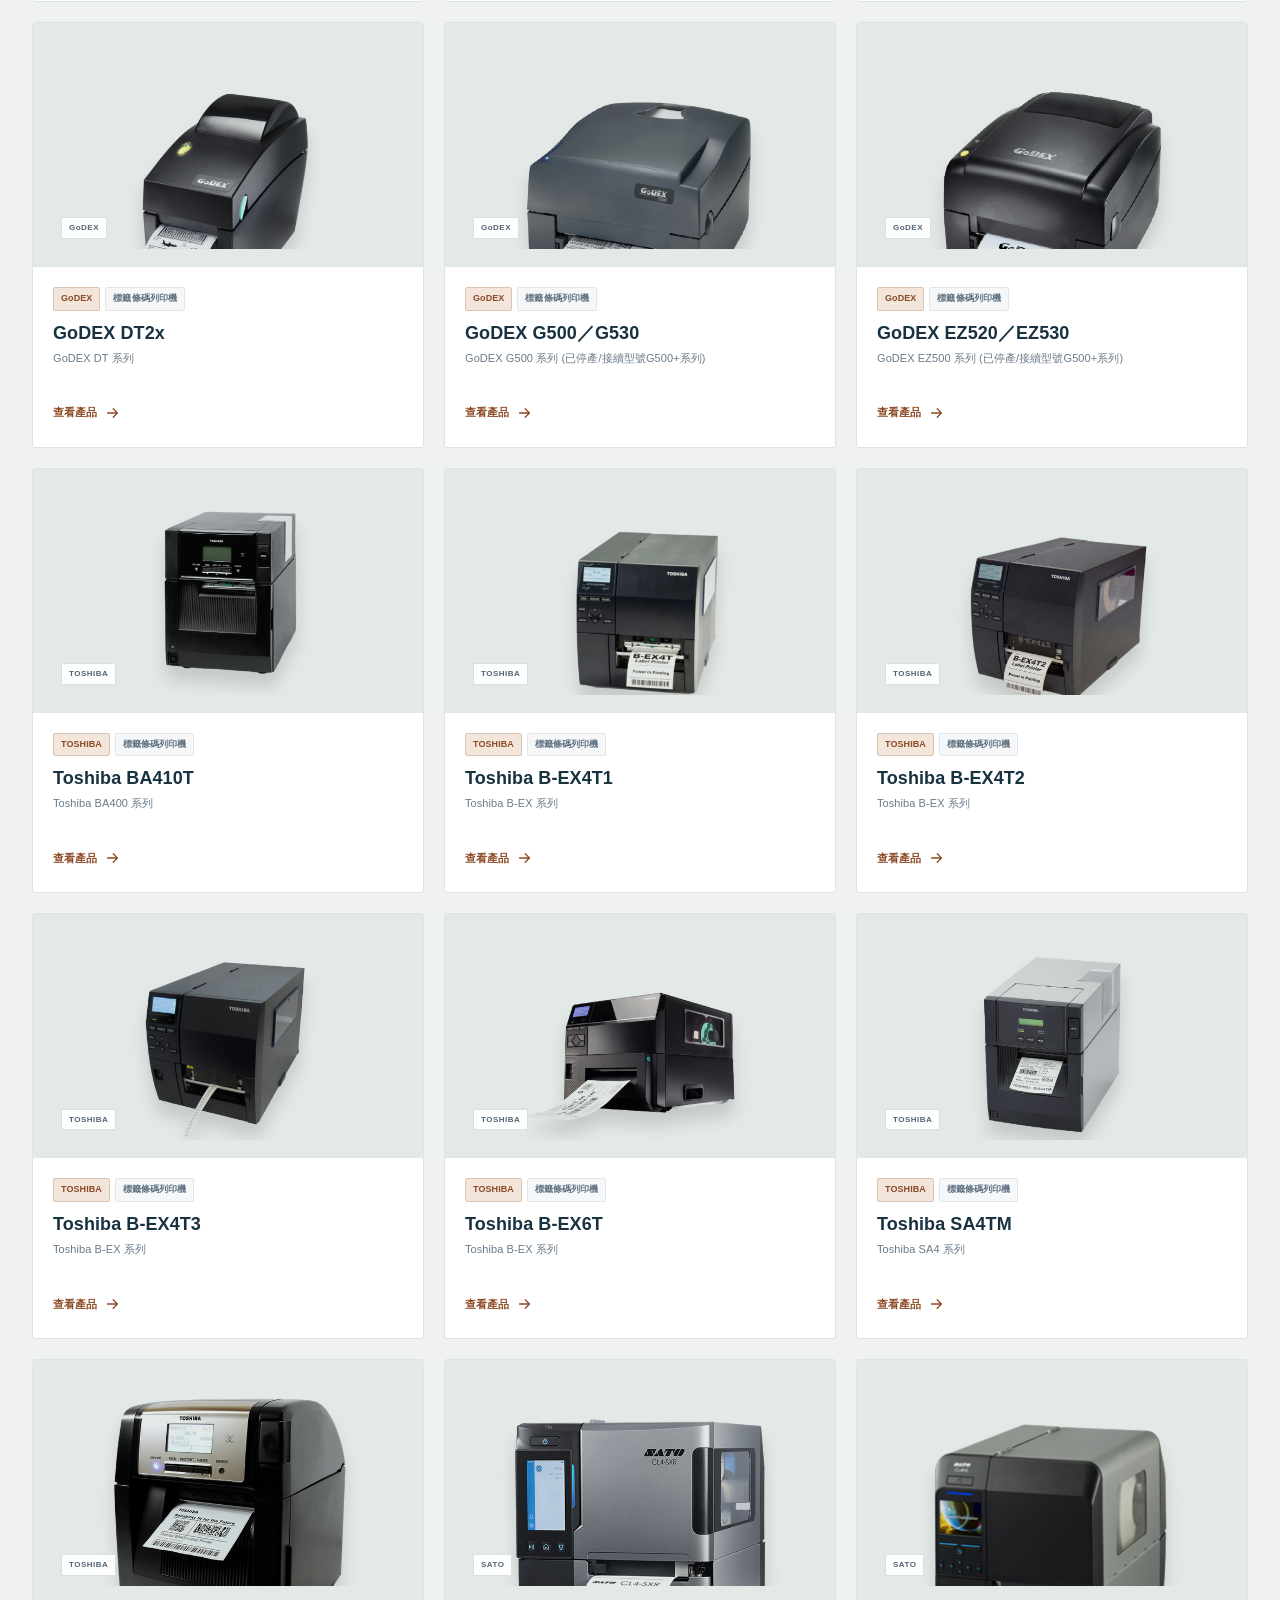
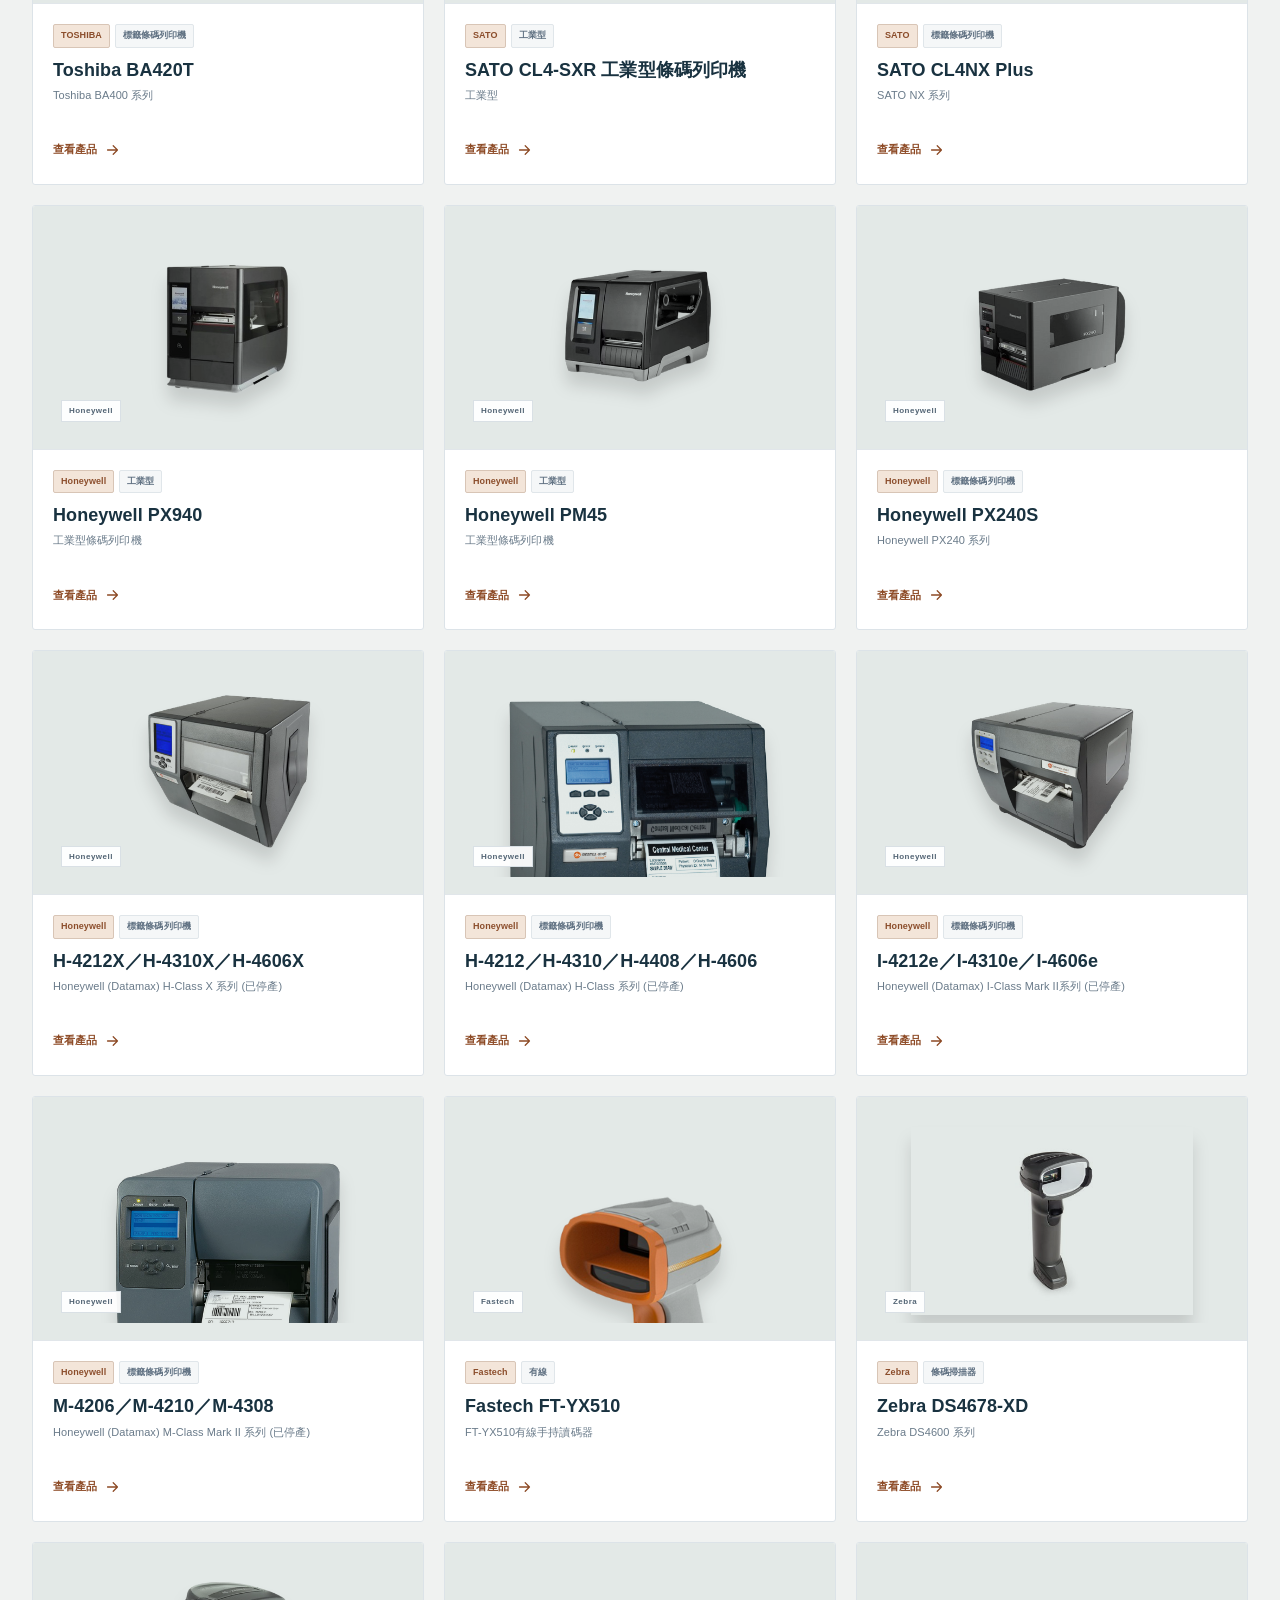
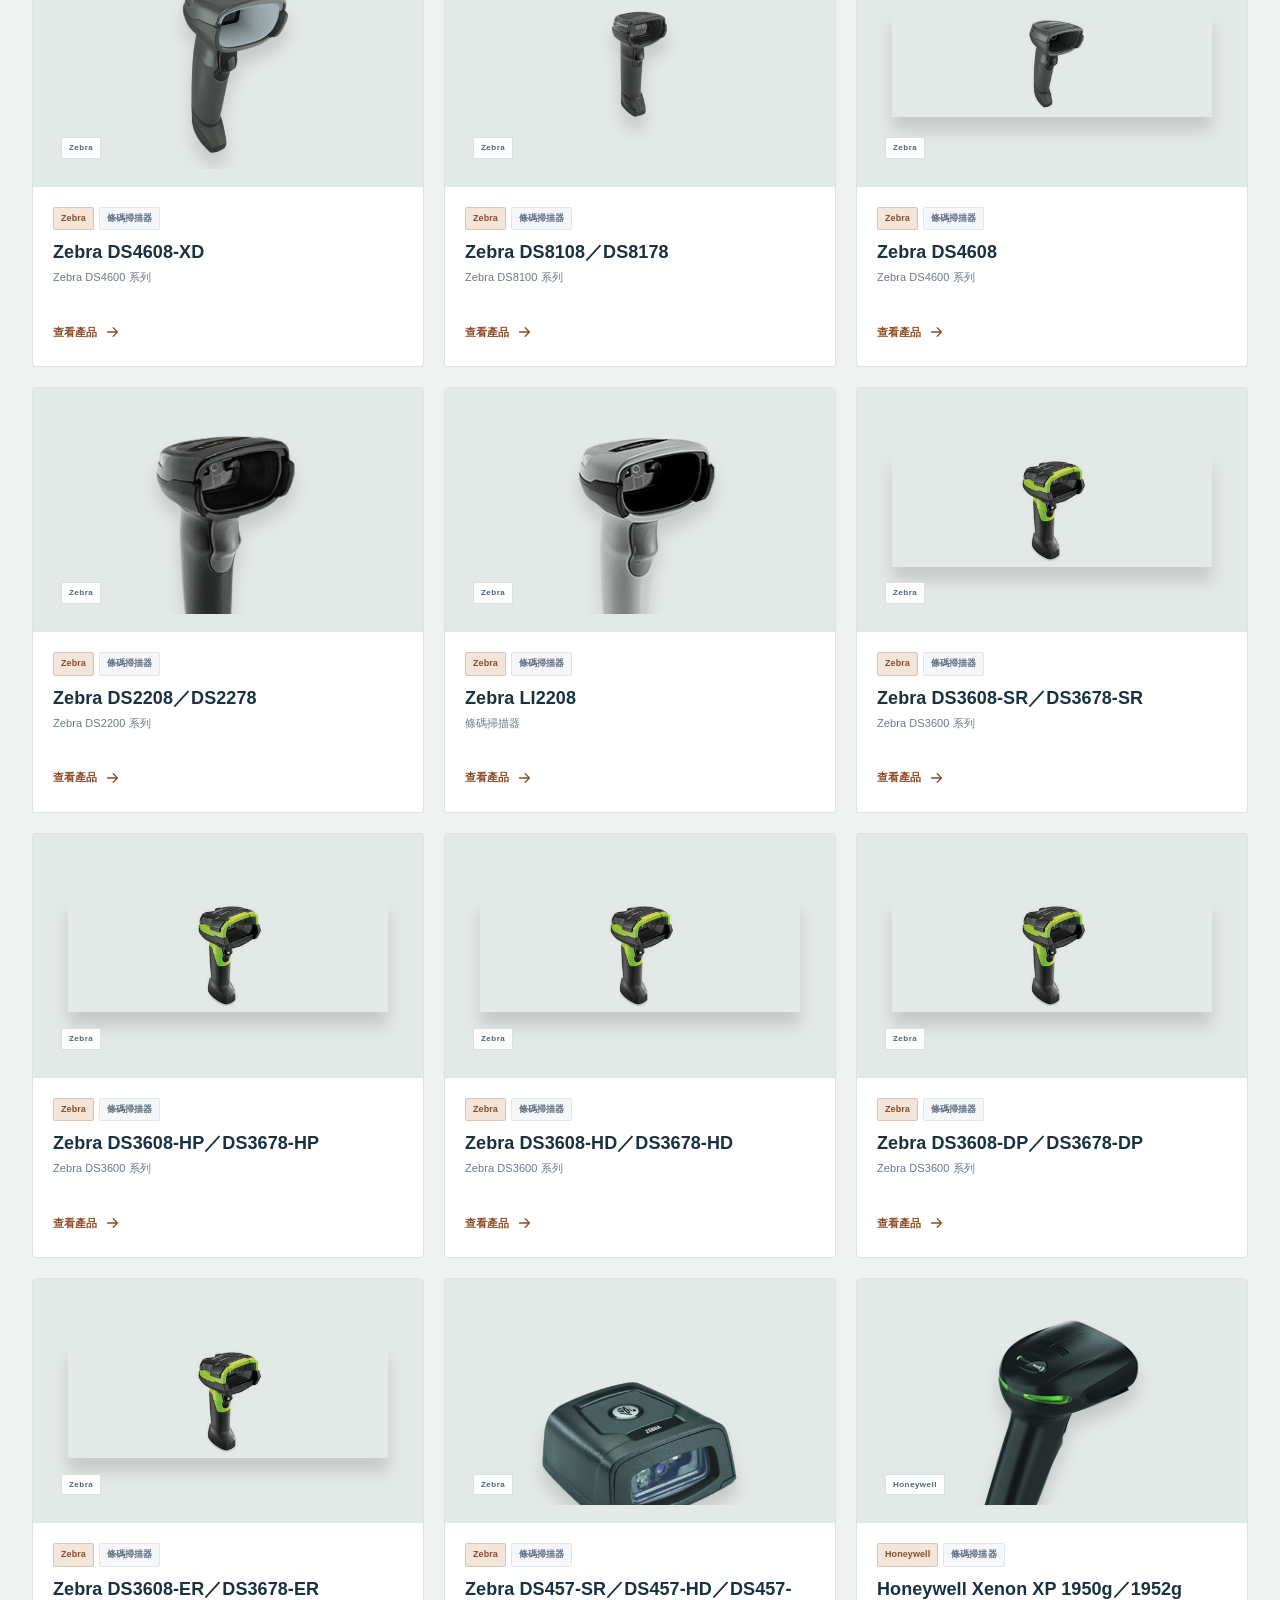
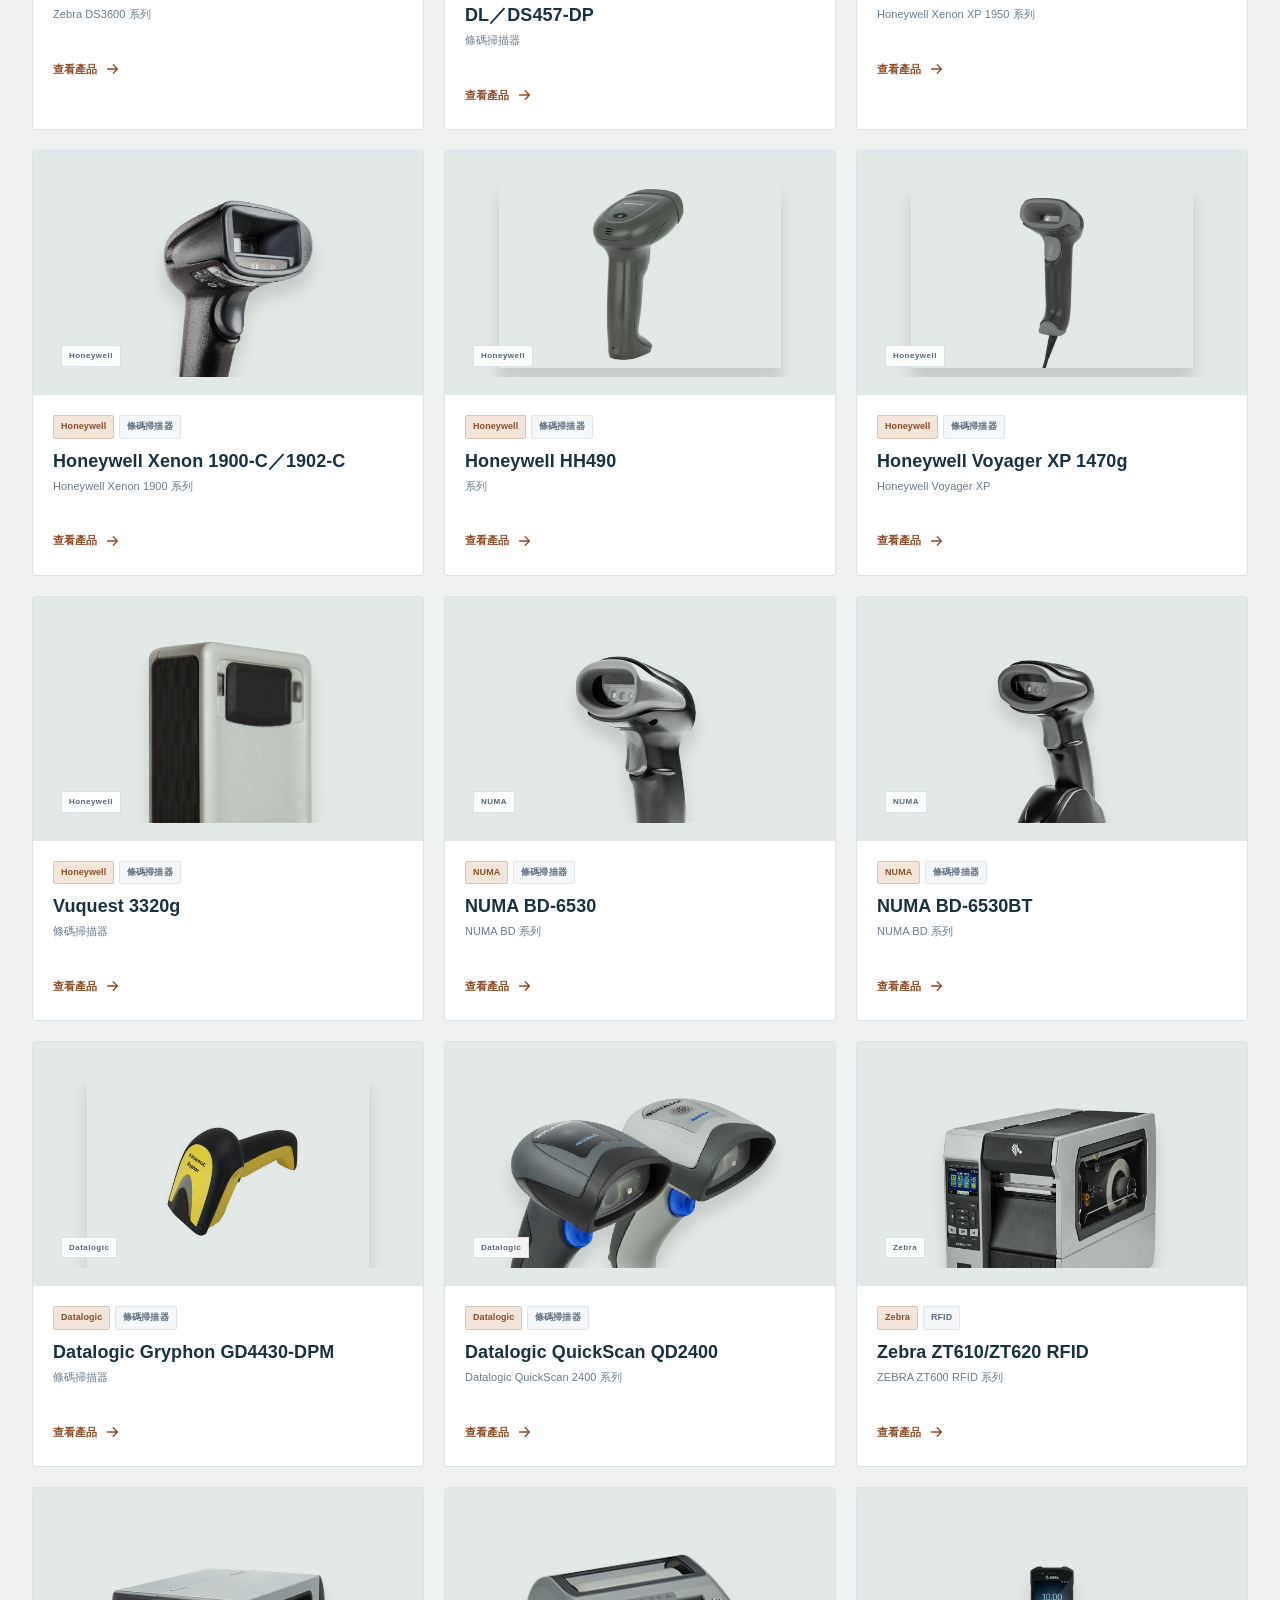
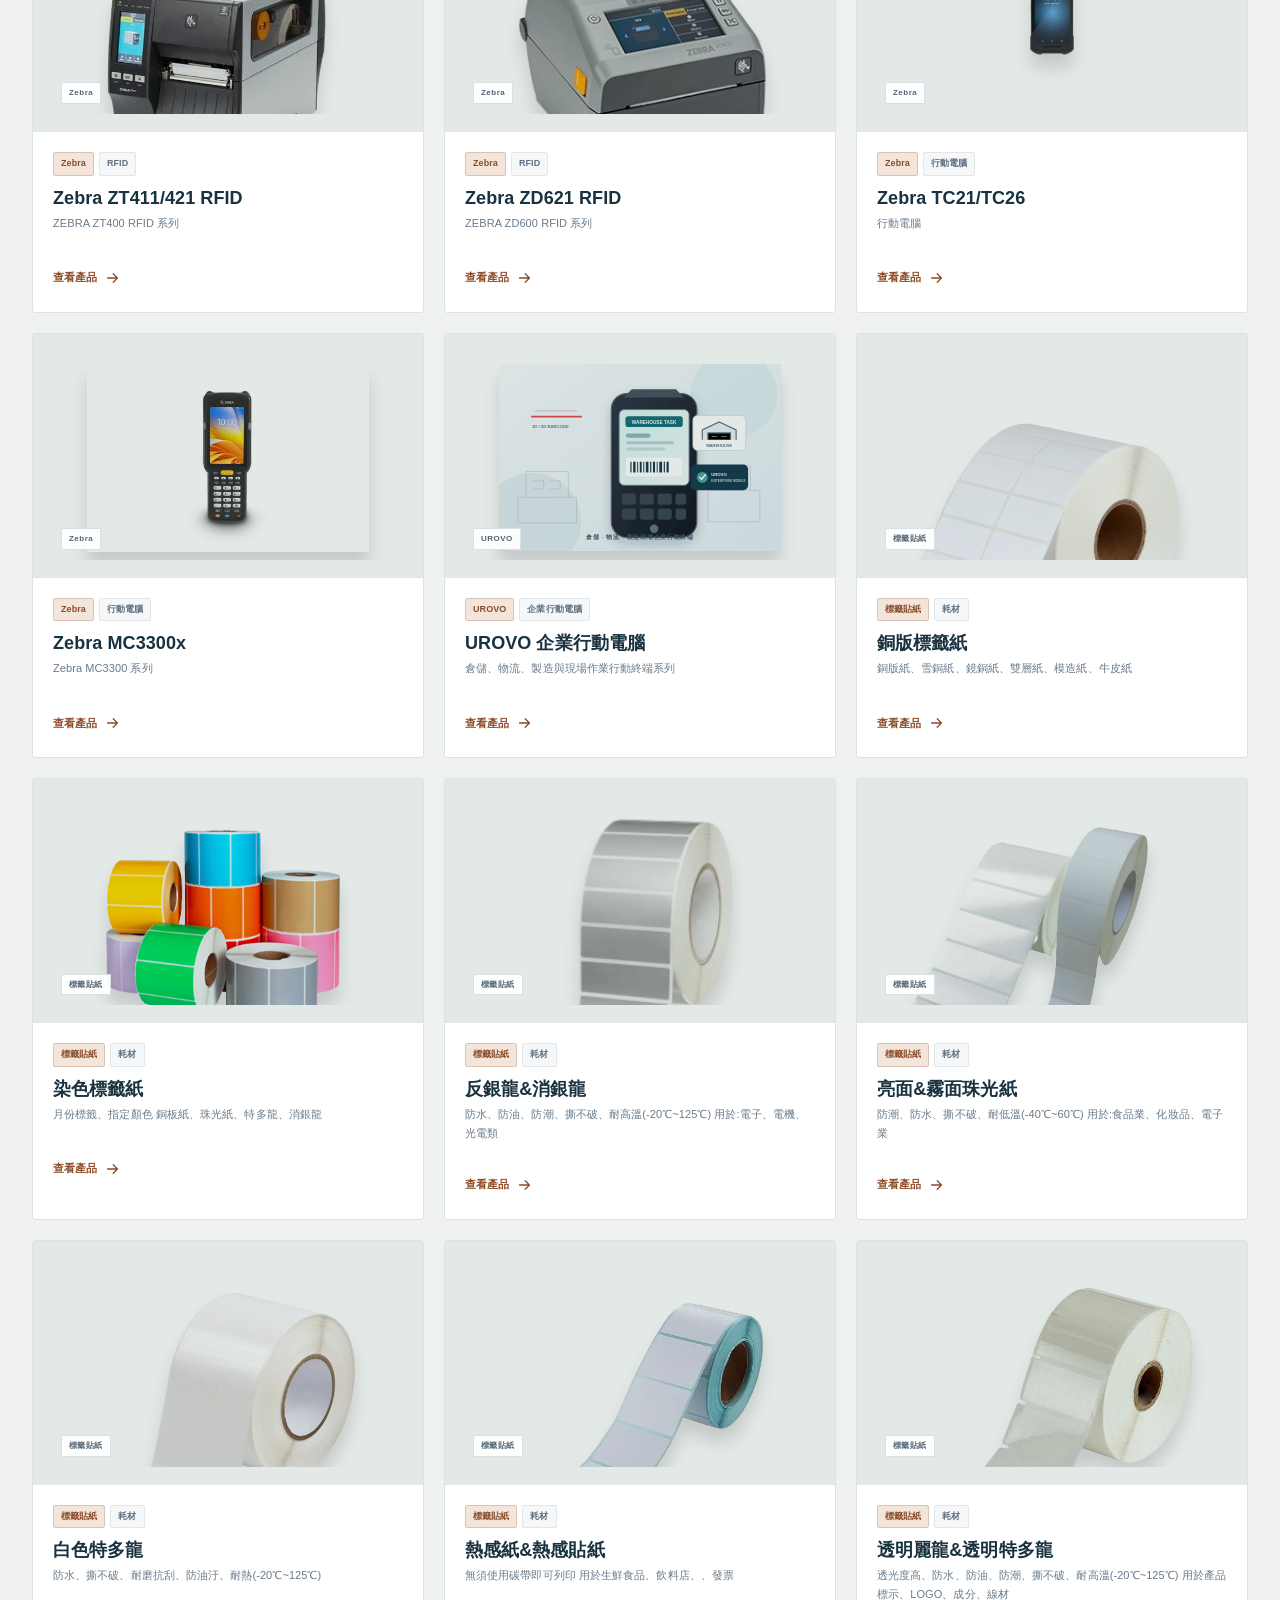
<file: products.html>
<!doctype html><html lang="zh-Hant"><head><meta charset="utf-8"><meta name="viewport" content="width=device-width,initial-scale=1"><title>產品資訊｜萬里資訊</title><meta name="description" content="萬里資訊產品資訊：標籤條碼列印機、掃描器、RFID、行動電腦、標籤耗材與維修配件。"><link rel="stylesheet" href="assets/css/inner-bundle.css?v=20260918-1810"><link rel="stylesheet" href="assets/css/approved-skin-20260916.css?v=20260918-1810"><link rel="icon" type="image/png" href="assets/images/brand/far-beyound-logo.png"></head><body data-page="products" class="fb-approved-skin-20260916"><div id="siteHeader"></div><main><section class="page-hero"><div class="container"><span class="eyebrow">PRODUCT INFORMATION</span><h1 id="productPageTitle">產品資訊</h1><p id="productPageSubtitle">提供條碼列印、掃描、RFID、行動設備、標籤耗材與維修相關產品資訊。</p></div></section><section class="filter-wrap"><div class="container"><div id="categoryTabs" class="filter-row"></div><div id="brandTabs" class="filter-row brand-row"></div></div></section><section class="section" style="padding-top:34px"><div class="container"><div class="catalog-head"><h2>產品列表</h2><span id="productCount"></span></div><div id="productGrid" class="product-grid"></div></div></section></main><div id="siteFooter"></div><script src="assets/js/data.js?v=20260918-1810"></script><script src="assets/js/cloud-sync.js?v=20260918-1810" data-cloud-sync="1"></script><script src="assets/js/products-pre-bundle.js?v=20260918-1810"></script><script src="assets/js/legacy-catalog.js?v=20260918-1810"></script><script src="assets/js/product-docs.js?v=20260918-1810"></script><script src="assets/js/catalog-merge.js?v=20260918-1810"></script><script src="assets/js/official-source-authority.js?v=20260918-1810"></script><script type="application/json" id="innerBundledRuntimeMarkers" data-front-url-guard="1" data-page-settings-control="1" data-search-visibility="1" data-front-location-control="1" data-front-feature-control="1" data-public-managed-content="1" data-front-brand-control="1" data-social-content="1" data-site-seo="1" data-social-display="1" data-public-release-polish="1" data-brand-home-guard="1" data-quick-contact-normalize="1" data-quick-contact-authority="1">{}</script><script src="assets/js/inner-post-bundle.js?v=20260918-1810"></script><script src="assets/js/site-social.js?v=20260918-1810"></script><script src="assets/js/products-tail-bundle.js?v=20260918-1810"></script></body></html>
</file>
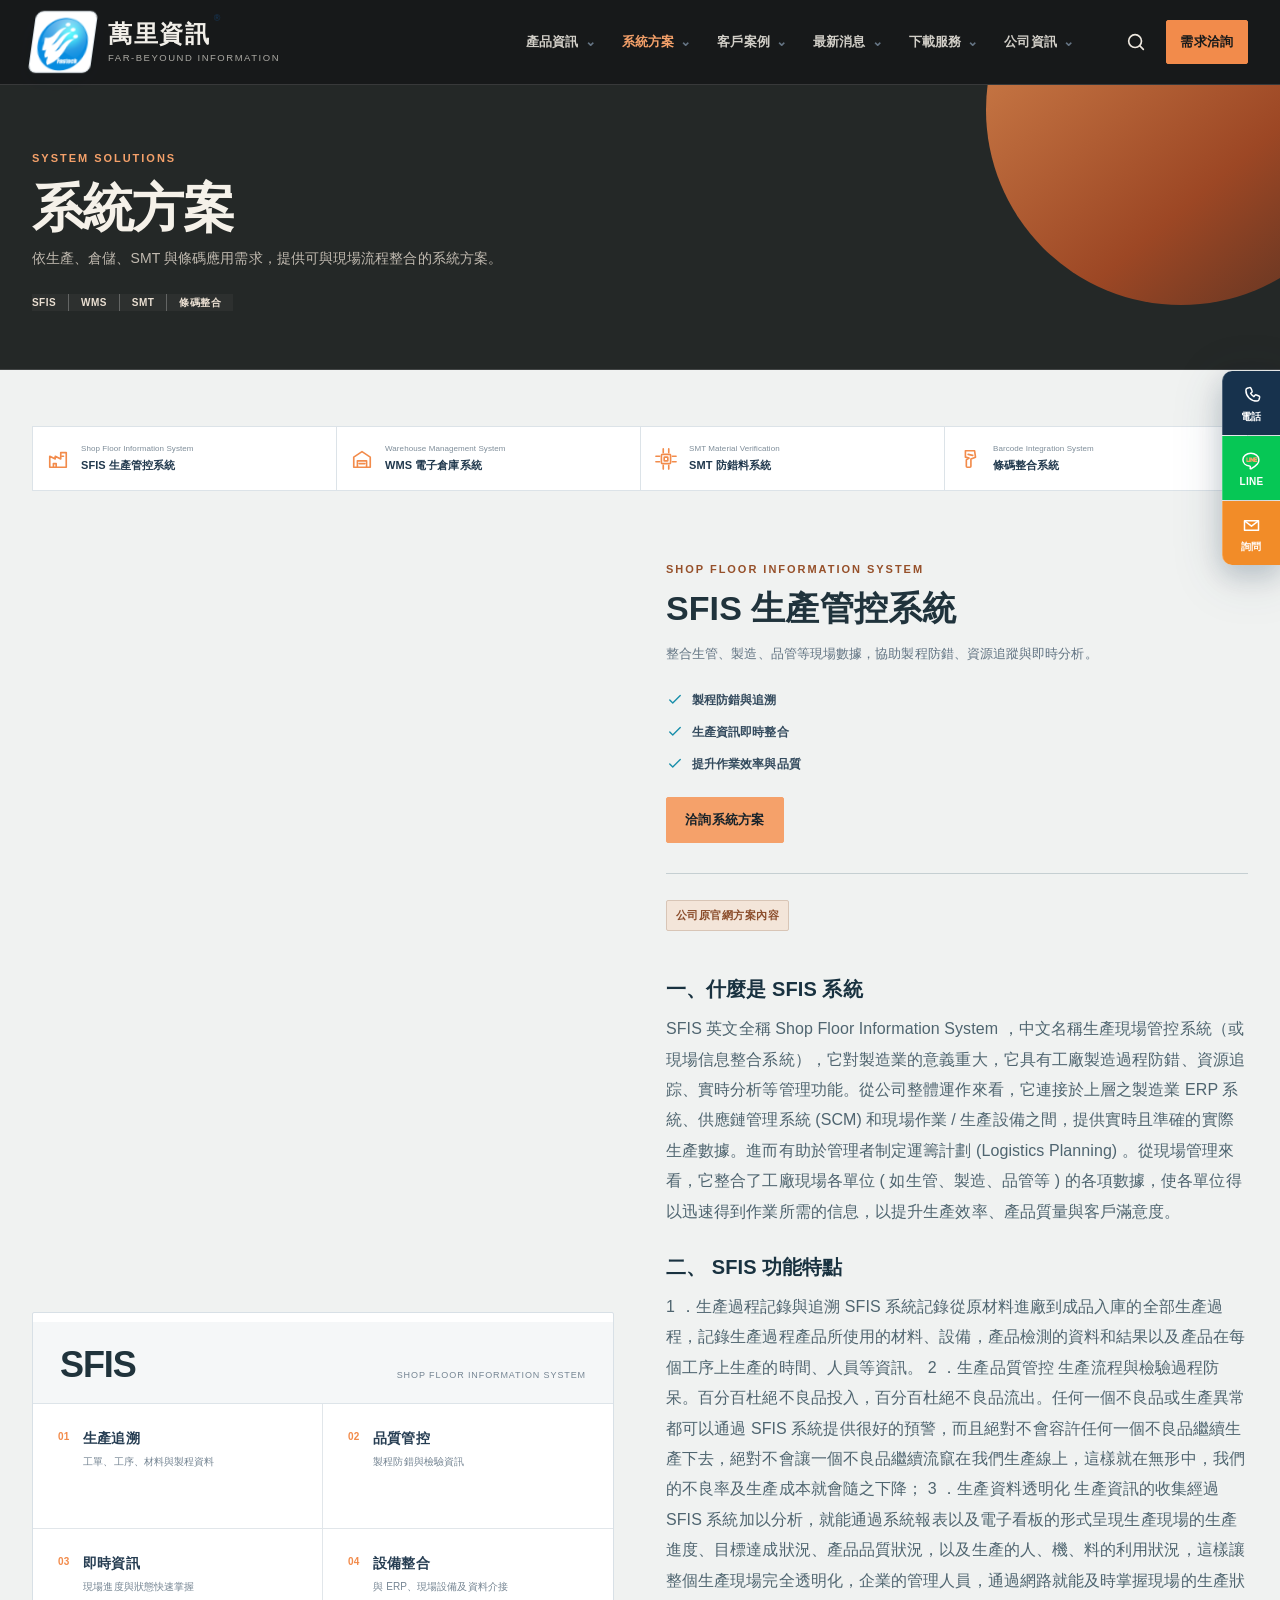
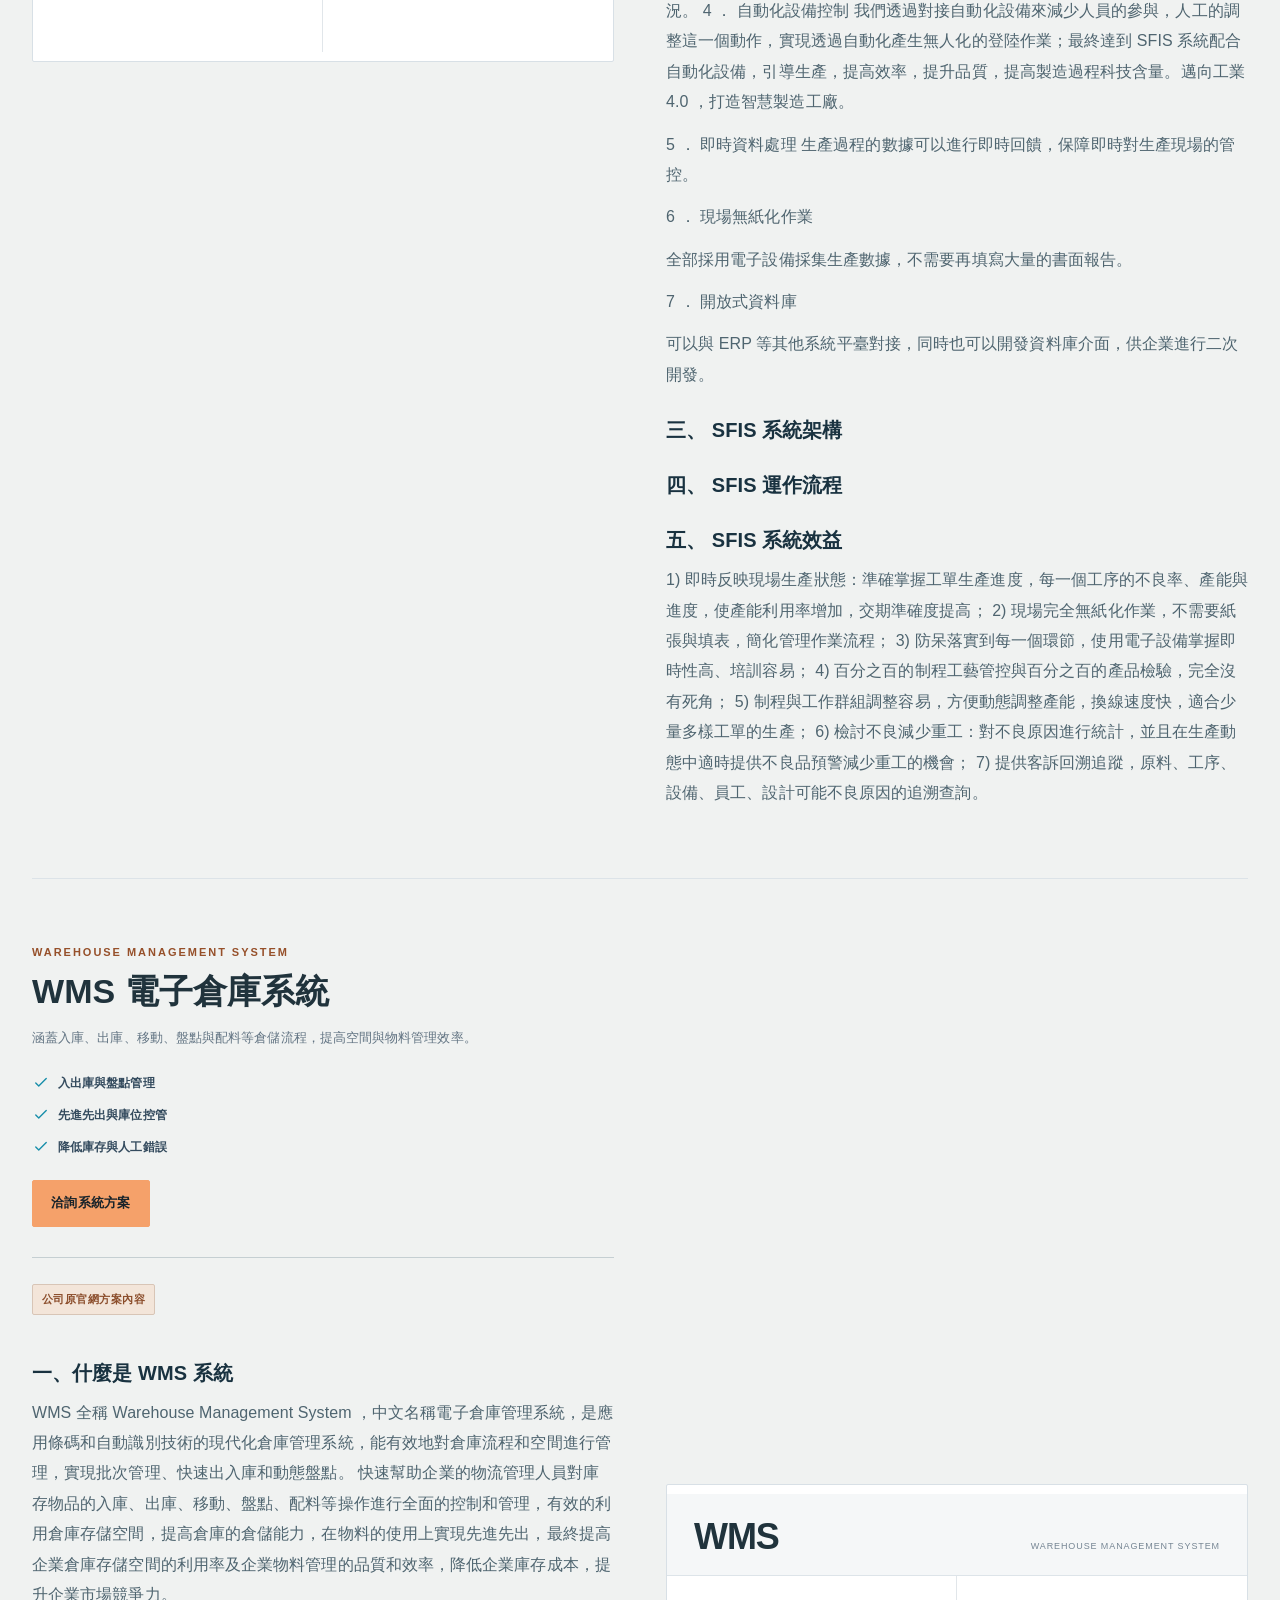
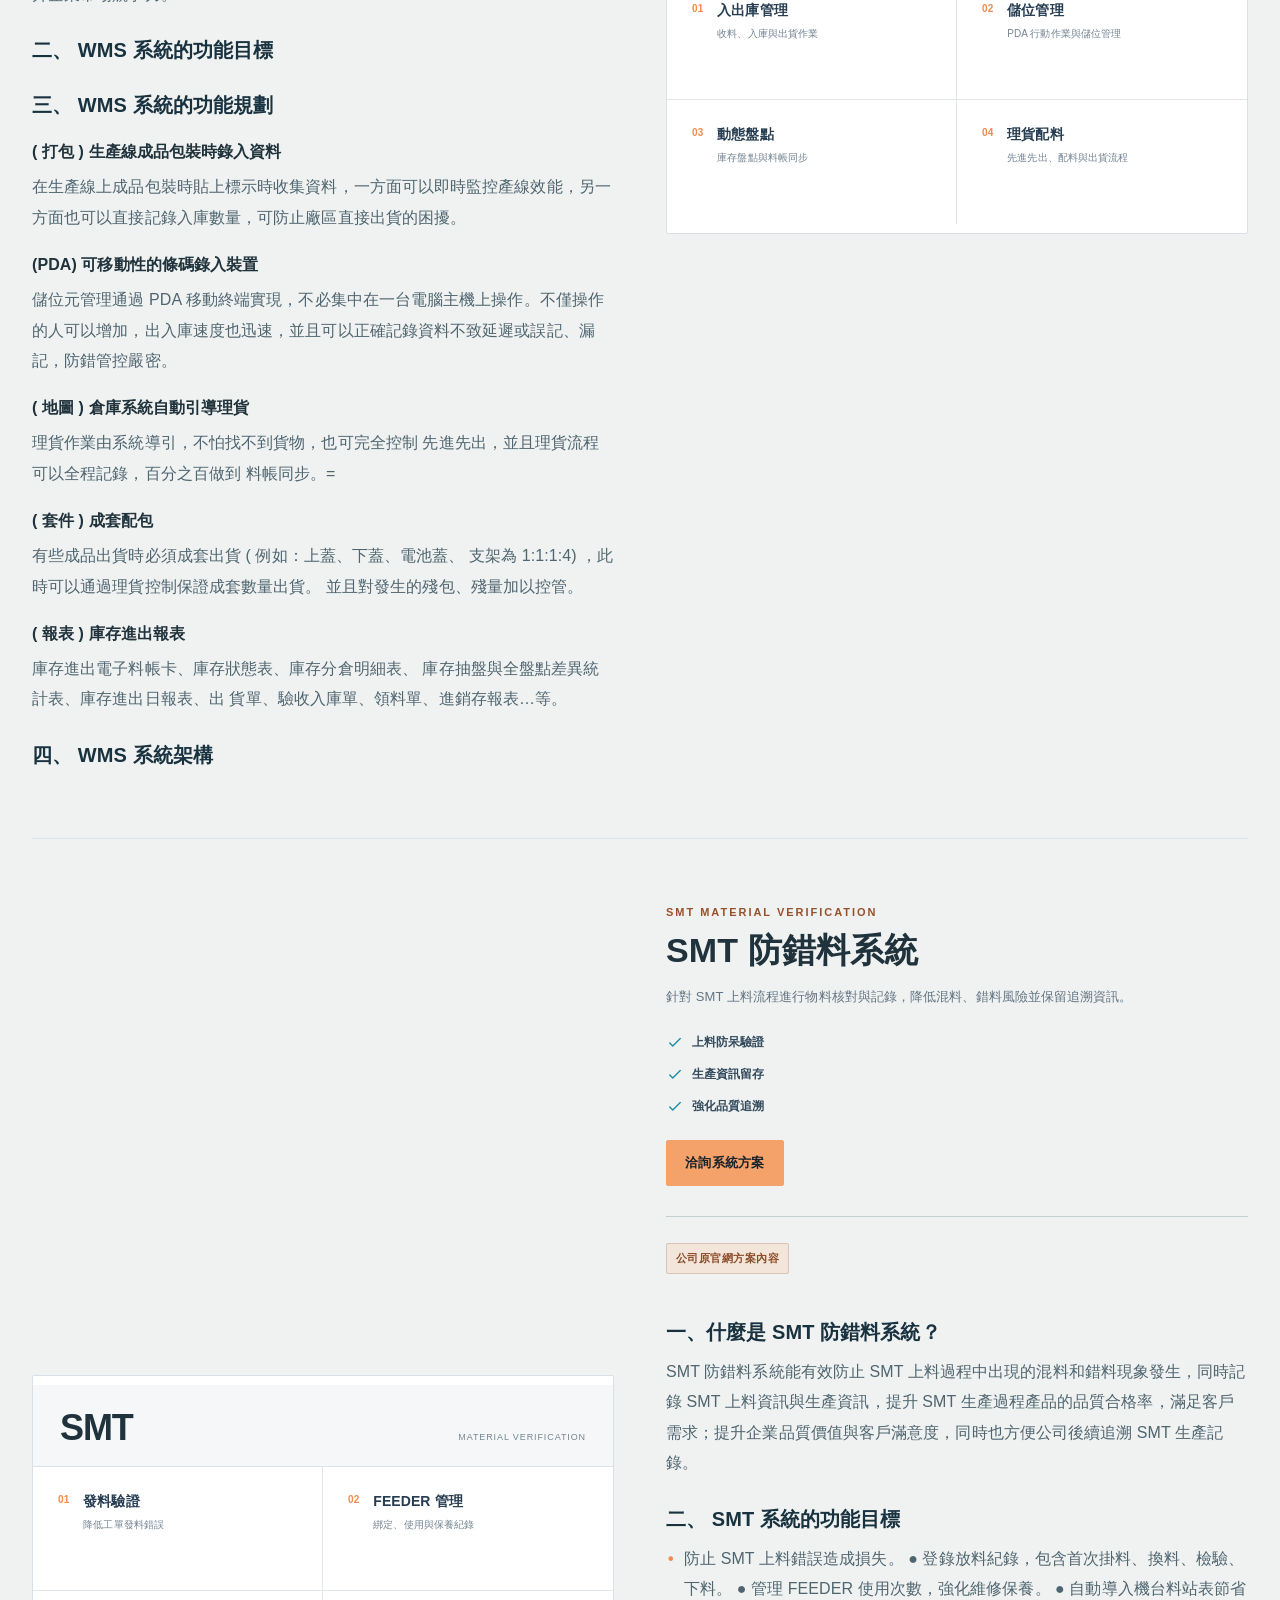
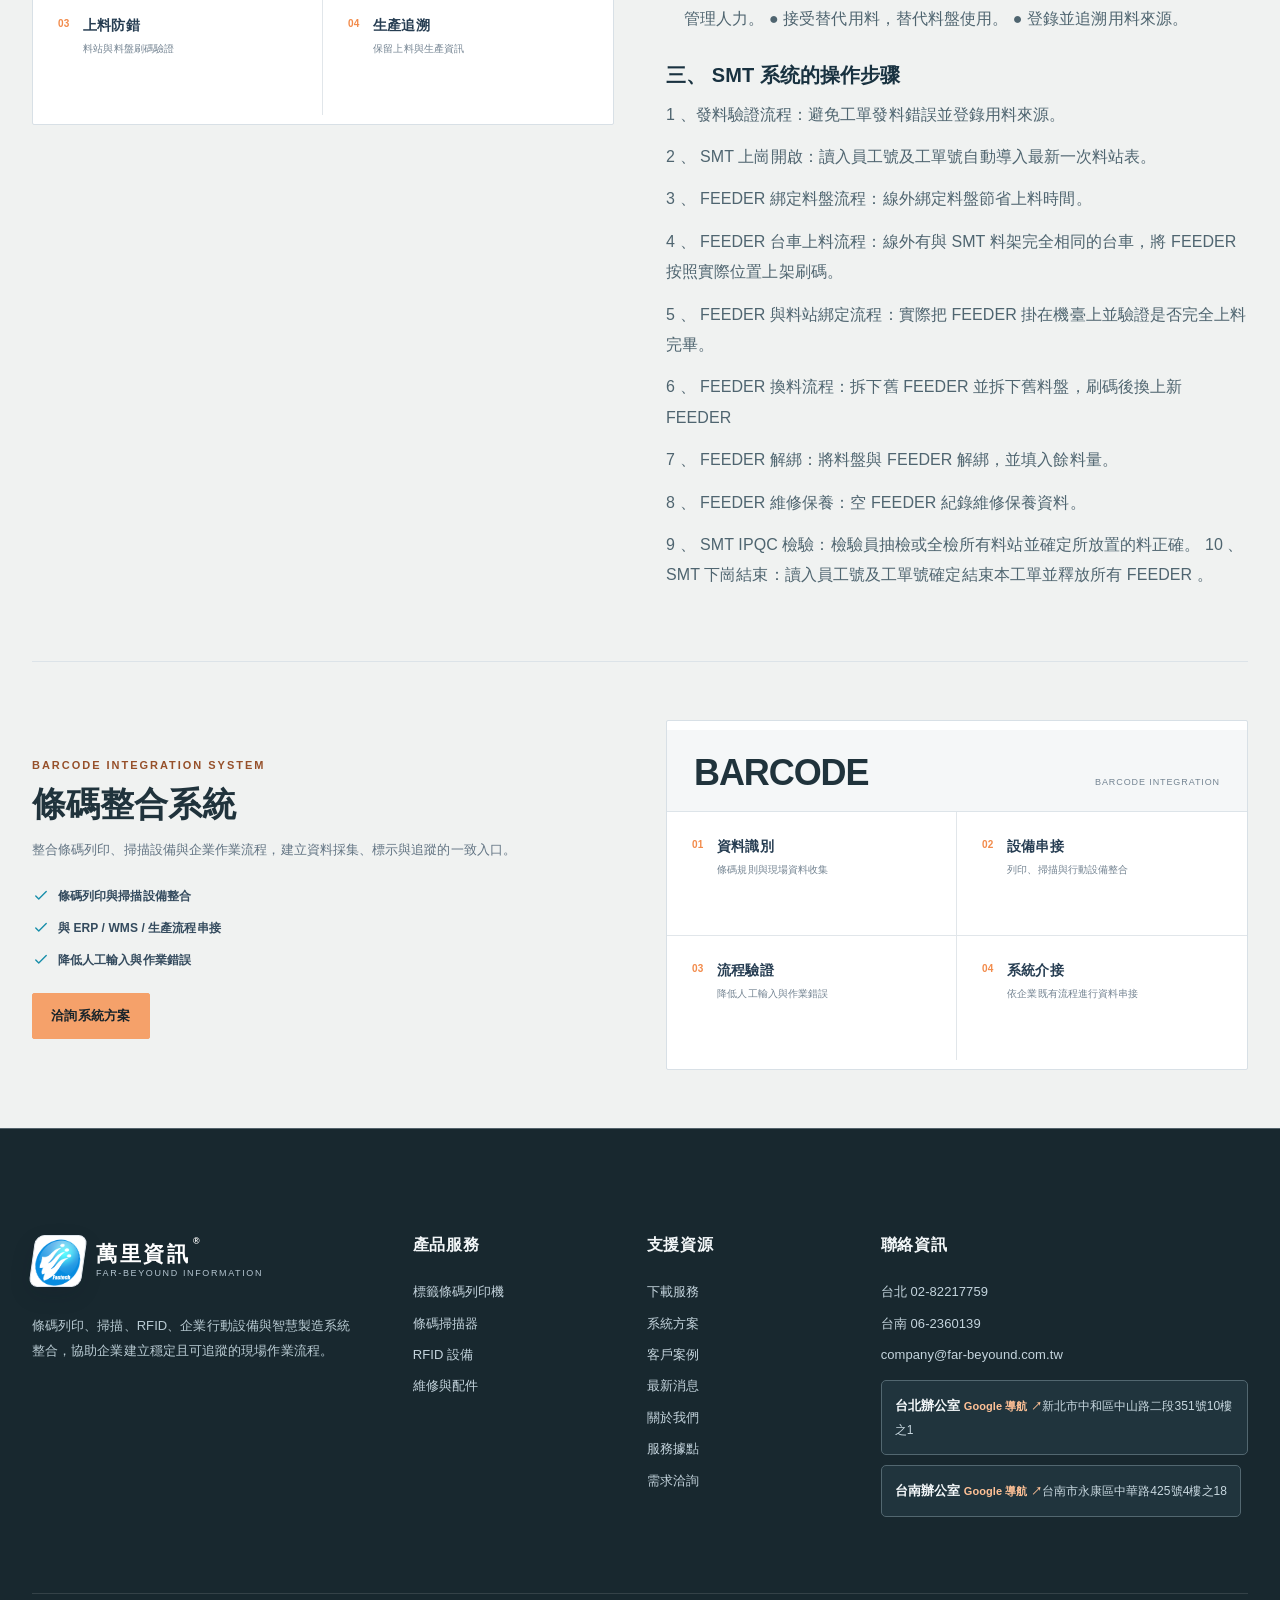
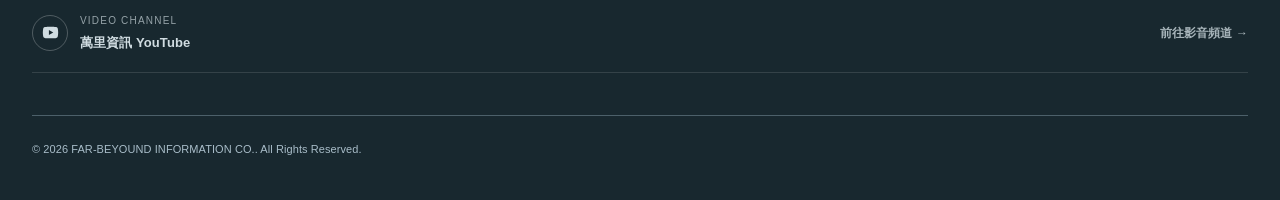
<file: solutions.html>
<!doctype html><html lang="zh-Hant"><head><meta charset="utf-8"><meta name="viewport" content="width=device-width,initial-scale=1"><title>系統方案｜萬里資訊</title><meta name="description" content="SFIS 生產管控、WMS 電子倉庫、SMT 防錯料與條碼整合系統方案。"><link rel="stylesheet" href="assets/css/inner-bundle.css?v=20260918-1810"><link rel="stylesheet" href="assets/css/system-detail-v2.css?v=20260918-1810"><link rel="stylesheet" href="assets/css/approved-skin-20260916.css?v=20260918-1810"><link rel="stylesheet" href="assets/css/official-solutions.css?v=20260918-1810"><link rel="icon" type="image/png" href="assets/images/brand/far-beyound-logo.png"></head><body data-page="solutions" class="fb-approved-skin-20260916"><div id="siteHeader"></div><main><section class="page-hero"><div class="container"><span class="eyebrow">SYSTEM SOLUTIONS</span><h1>系統方案</h1><p>以現場資料為核心，整合條碼、設備與作業流程，協助企業提升可視性、追溯能力與作業效率。</p></div></section><div class="container"><div id="solutionNav" class="solution-nav"></div><div id="solutionSections"></div></div></main><div id="siteFooter"></div><script src="assets/js/data.js?v=20260918-1810"></script><script src="assets/js/cloud-sync.js?v=20260918-1810" data-cloud-sync="1"></script><script type="application/json" id="innerBundledRuntimeMarkers" data-front-url-guard="1" data-page-settings-control="1" data-search-visibility="1" data-front-location-control="1" data-front-feature-control="1" data-public-managed-content="1" data-front-brand-control="1" data-social-content="1" data-site-seo="1" data-social-display="1" data-public-release-polish="1" data-brand-home-guard="1" data-quick-contact-normalize="1" data-quick-contact-authority="1">{}</script><script src="assets/js/solutions-bundle.js?v=20260918-1810"></script><script defer src="assets/js/product-docs.js?v=20260918-1810"></script><script src="assets/js/site-social.js?v=20260918-1810"></script><script defer src="assets/js/product-resources.js?v=20260918-1810"></script><script src="assets/js/legacy-solutions.js?v=20260918-1810"></script><script src="assets/js/official-solutions-runtime.js?v=20260918-1810"></script><script src="assets/js/inner-contact-bundle.js?v=20260918-1810"></script></body></html>
</file>
<file: assets/css/home-bundle.css>
/* HOME BUNDLE — generated from existing styles in production order. Approved skin remains a direct final authority stylesheet. */

/* ===== assets/css/public-prepaint.css ===== */
/* Meeting-stability first paint: keep the public page visible and avoid white/blank flashes. */
html body[data-page]:not([data-page="admin"]):not(.fb-public-ready){visibility:visible!important;opacity:1!important;transition:none!important}
html body[data-page]:not([data-page="admin"]){visibility:visible!important;opacity:1!important;transition:none!important}
html body[data-page]:not([data-page="admin"]).fb-public-ready{visibility:visible!important;opacity:1!important;transition:none!important}

/* Canonical public quick-contact UI. Colors must be correct before JavaScript enhancement. */
@media(max-width:980px){
  body[data-page="home"] .v2-home-hero{padding-bottom:92px}
  body[data-page="home"] .v2-hero-products{margin-bottom:8px}
  html body[data-page]:not([data-page="admin"]) .quick-contact{display:none!important}
  html body[data-page]:not([data-page="admin"]) .mobile-contact-bar{position:fixed!important;left:0!important;right:0!important;bottom:0!important;z-index:90!important;display:grid!important;grid-template-columns:repeat(3,1fr)!important;gap:0!important;padding:0 0 env(safe-area-inset-bottom)!important;background:transparent!important;border:0!important;border-radius:0!important;box-shadow:0 -8px 26px rgba(18,46,70,.10)!important;overflow:visible!important}
  html body[data-page]:not([data-page="admin"]) .mobile-contact-bar a,html body[data-page]:not([data-page="admin"]) .mobile-contact-bar button{min-height:58px!important;height:58px!important;margin:0!important;padding:0!important;border:0!important;border-right:1px solid rgba(255,255,255,.25)!important;border-radius:0!important;color:#fff!important;display:flex!important;align-items:center!important;justify-content:center!important;gap:7px!important;text-decoration:none!important;font:inherit!important;font-size:11px!important;font-weight:700!important;line-height:1.1!important;box-shadow:none!important;transition:none!important}
  html body[data-page]:not([data-page="admin"]) .mobile-contact-bar button{background:#17324d!important}
  html body[data-page]:not([data-page="admin"]) .mobile-contact-bar a:nth-child(2){background:#06C755!important}
  html body[data-page]:not([data-page="admin"]) .mobile-contact-bar a:nth-child(3){background:#F28C28!important}
  html body[data-page]:not([data-page="admin"]) .mobile-contact-bar a:last-child{border-right:0!important}
  html body[data-page]:not([data-page="admin"]) .mobile-contact-bar svg{width:19px!important;height:19px!important;display:block!important;fill:none!important;stroke:#fff!important;stroke-width:1.7!important;stroke-linecap:round!important;stroke-linejoin:round!important}
  html body[data-page]:not([data-page="admin"]) .mobile-contact-bar .line-detail{stroke-width:1.25!important}
  html body[data-page]:not([data-page="admin"]) .mobile-contact-phone{position:fixed!important;left:14px!important;right:14px!important;bottom:calc(70px + env(safe-area-inset-bottom))!important;z-index:91!important;background:#fff!important;border:1px solid #dce4e9!important;border-radius:10px!important;padding:8px!important;box-shadow:0 18px 48px rgba(17,43,66,.2)!important;display:none!important}
  html body[data-page]:not([data-page="admin"]) .mobile-contact-phone.is-open{display:block!important}
  html body[data-page]:not([data-page="admin"]) .mobile-contact-phone a{display:flex!important;justify-content:space-between!important;align-items:center!important;padding:13px 12px!important;text-decoration:none!important;color:#17324d!important;border-bottom:1px solid #edf1f3!important}
  html body[data-page]:not([data-page="admin"]) .mobile-contact-phone a:last-child{border-bottom:0!important}
  html body[data-page]:not([data-page="admin"]) .mobile-contact-phone span{font-size:12px!important;color:#71808d!important}
  html body[data-page]:not([data-page="admin"]) .mobile-contact-phone b{font-size:14px!important}
  html body[data-page]:not([data-page="admin"]){padding-bottom:calc(58px + env(safe-area-inset-bottom))!important}
}

@media(min-width:981px){
  html body[data-page]:not([data-page="admin"]){padding-bottom:0!important}
  html body[data-page]:not([data-page="admin"]) .quick-contact{position:fixed!important;right:0!important;top:52%!important;z-index:88!important;transform:translateY(-50%)!important;display:grid!important;gap:1px!important;padding:0!important;width:auto!important;background:transparent!important;border:0!important;border-radius:8px 0 0 8px!important;box-shadow:0 10px 24px rgba(20,44,66,.16)!important;overflow:visible!important;filter:none!important}
  html body[data-page]:not([data-page="admin"]) .quick-contact .quick-contact-item{position:relative!important;margin:0!important;padding:0!important;border:0!important;background:transparent!important;box-shadow:none!important}
  html body[data-page]:not([data-page="admin"]) .quick-contact .quick-contact-btn{position:relative!important;display:flex!important;flex-direction:column!important;align-items:center!important;justify-content:center!important;width:58px!important;min-width:58px!important;height:64px!important;min-height:64px!important;margin:0!important;padding:0!important;border:0!important;border-left:1px solid rgba(255,255,255,.24)!important;border-radius:0!important;color:#fff!important;box-shadow:none!important;overflow:visible!important;gap:5px!important;text-decoration:none!important;line-height:1.1!important;font:inherit!important;transition:none!important;backdrop-filter:none!important}
  html body[data-page]:not([data-page="admin"]) .quick-contact .quick-contact-item:nth-child(1) .quick-contact-btn{background:#17324d!important}
  html body[data-page]:not([data-page="admin"]) .quick-contact .quick-contact-item:nth-child(2) .quick-contact-btn{background:#06C755!important}
  html body[data-page]:not([data-page="admin"]) .quick-contact .quick-contact-item:nth-child(3) .quick-contact-btn{background:#F28C28!important}
  html body[data-page]:not([data-page="admin"]) .quick-contact .quick-contact-btn:hover,html body[data-page]:not([data-page="admin"]) .quick-contact .quick-contact-item.is-open>.quick-contact-btn{filter:brightness(.92)!important}
  html body[data-page]:not([data-page="admin"]) .quick-contact .quick-contact-btn svg{width:21px!important;height:21px!important;display:block!important;fill:none!important;stroke:#fff!important;stroke-width:1.7!important;stroke-linecap:round!important;stroke-linejoin:round!important}
  html body[data-page]:not([data-page="admin"]) .quick-contact .quick-contact-btn span{font-size:10px!important;line-height:1.1!important;font-weight:700!important;letter-spacing:.03em!important;color:#fff!important}
  html body[data-page]:not([data-page="admin"]) .quick-contact .quick-phone-panel{right:67px!important;top:0!important}
}


/* ===== assets/css/app.css ===== */
body[data-page]:not([data-page="admin"]):not(.fb-public-ready){visibility:hidden!important}
:root{--bg:#f5f7fa;--surface:#fff;--ink:#102033;--muted:#65758a;--line:#dbe3ea;--navy:#09203b;--navy2:#12395c;--teal:#0b968e;--teal2:#17b6a7;--orange:#ed6a3a;--soft:#eaf8f6;--radius:18px;--shadow:0 18px 50px rgba(9,32,59,.12);--container:1180px}*{box-sizing:border-box}html{scroll-behavior:smooth}body{margin:0;background:var(--bg);color:var(--ink);font-family:Inter,"Noto Sans TC","PingFang TC","Microsoft JhengHei",system-ui,sans-serif;line-height:1.65}.no-scroll{overflow:hidden}a{color:inherit;text-decoration:none}button,input,select,textarea{font:inherit}button{cursor:pointer}.container{width:min(calc(100% - 40px),var(--container));margin:auto}.icon{width:22px;height:22px;display:inline-block;flex:none}.eyebrow{font-size:11px;font-weight:900;letter-spacing:.17em;color:var(--teal);text-transform:uppercase}.topbar{background:#06182d;color:#c9d8e7;font-size:12px}.topbar-inner{min-height:36px;display:flex;align-items:center;justify-content:space-between;gap:20px}.topbar-contact{display:flex;gap:10px;align-items:center}.topbar a:hover{color:#fff}.line-link{color:#8ce4da}.site-header{position:sticky;top:0;z-index:50;background:rgba(255,255,255,.96);backdrop-filter:blur(14px);border-bottom:1px solid rgba(219,227,234,.85);transition:.2s}.site-header.scrolled{box-shadow:0 10px 30px rgba(9,32,59,.08)}.header-inner{height:76px;display:flex;align-items:center;gap:28px}.brand{display:flex;align-items:center;gap:12px;white-space:nowrap}.brand-mark{width:39px;height:39px;display:flex;align-items:flex-end;gap:3px;transform:skew(-8deg)}.brand-mark i{display:block;width:9px;border-radius:2px;background:var(--teal2)}.brand-mark i:nth-child(1){height:19px}.brand-mark i:nth-child(2){height:29px;background:var(--orange)}.brand-mark i:nth-child(3){height:35px;background:var(--navy2)}.brand-copy{display:grid;line-height:1}.brand-copy strong{font-size:22px;letter-spacing:.08em}.brand-copy small{margin-top:6px;font-size:9px;letter-spacing:.22em;color:var(--muted)}.desktop-nav{display:flex;align-items:center;justify-content:center;gap:3px;margin-left:auto}.desktop-nav>a,.nav-item>a{display:flex;align-items:center;padding:27px 14px;font-size:14px;font-weight:800;position:relative}.desktop-nav>a:after,.nav-item>a:after{content:"";position:absolute;left:14px;right:14px;bottom:17px;height:2px;background:var(--teal);transform:scaleX(0);transition:.2s}.desktop-nav>a:hover:after,.nav-item:hover>a:after{transform:scaleX(1)}.nav-caret{margin-left:6px;color:var(--muted)}.has-mega{position:static}.mega-menu{position:absolute;top:100%;left:50%;width:min(1100px,calc(100vw - 48px));transform:translate(-50%,10px);padding:26px 28px 30px;background:#fff;border:1px solid var(--line);border-radius:0 0 24px 24px;box-shadow:0 30px 70px rgba(9,32,59,.18);opacity:0;visibility:hidden;pointer-events:none;transition:.18s}.has-mega:hover .mega-menu{opacity:1;visibility:visible;pointer-events:auto;transform:translate(-50%,0)}.mega-head{display:flex;justify-content:space-between;align-items:flex-end;margin-bottom:18px}.mega-head h3{font-size:24px;margin:3px 0 0}.mega-grid{display:grid;grid-template-columns:repeat(4,1fr);gap:10px}.mega-card{display:flex;align-items:center;gap:12px;padding:14px;border:1px solid #e4eaf0;border-radius:14px;background:#fbfcfd}.mega-card:hover{border-color:#9bd8d2;background:#f1fbfa}.mini-icon,.category-icon,.result-icon{display:grid;place-items:center;background:var(--soft);color:var(--teal)}.mini-icon{width:38px;height:38px;border-radius:10px}.mega-card span:last-child{display:grid}.mega-card b{font-size:14px}.mega-card small{font-size:10px;color:var(--muted)}.header-actions{display:flex;align-items:center;gap:8px}.icon-btn{width:42px;height:42px;border:0;border-radius:11px;background:transparent;color:var(--ink);display:grid;place-items:center}.icon-btn:hover{background:#eef3f7}.mobile-menu-trigger{display:none}.btn{min-height:46px;padding:11px 18px;border:1px solid transparent;border-radius:12px;display:inline-flex;align-items:center;justify-content:center;gap:8px;font-weight:900;transition:.18s}.btn-sm{min-height:38px;padding:8px 13px;font-size:13px}.btn-primary{background:var(--teal);color:#fff}.btn-primary:hover{background:#087f78;transform:translateY(-1px)}.btn-secondary{background:#fff;border-color:var(--line)}.btn-secondary:hover{background:#f8fafc;border-color:#9fb2c4}.text-link,.card-link{border:0;background:transparent;color:var(--teal);display:inline-flex;align-items:center;gap:7px;font-weight:900}.text-link .icon,.card-link .icon{width:17px;transition:.2s}.text-link:hover .icon,.card-link:hover .icon{transform:translateX(4px)}.hero{position:relative;overflow:hidden;min-height:610px;display:flex;align-items:center;background:linear-gradient(120deg,#06182d 0%,#0d2d4d 60%,#0b4350 100%);color:#fff}.hero:before{content:"";position:absolute;inset:0;background:radial-gradient(circle at 78% 38%,rgba(23,182,167,.27),transparent 32%),linear-gradient(rgba(255,255,255,.035) 1px,transparent 1px),linear-gradient(90deg,rgba(255,255,255,.035) 1px,transparent 1px);background-size:auto,46px 46px,46px 46px}.hero-inner{position:relative;display:grid;grid-template-columns:1.08fr .92fr;gap:68px;align-items:center;padding:72px 0}.hero-copy h1{font-size:clamp(40px,5vw,66px);line-height:1.1;letter-spacing:-.035em;margin:12px 0 20px}.hero-copy h1 em{font-style:normal;color:#77ded4}.hero-copy>p{max-width:650px;font-size:17px;color:#c8d8e8}.hero-actions{display:flex;gap:12px;flex-wrap:wrap;margin:30px 0}.hero .btn-secondary{background:rgba(255,255,255,.08);border-color:rgba(255,255,255,.2);color:#fff}.hero-trust{display:flex;flex-wrap:wrap;gap:18px;margin-top:28px;font-size:12px;color:#c8d8e8}.hero-console{padding:16px;background:rgba(255,255,255,.08);border:1px solid rgba(255,255,255,.16);border-radius:26px;box-shadow:0 40px 90px rgba(0,0,0,.28);transform:perspective(900px) rotateY(-4deg) rotateX(2deg)}.console-window{overflow:hidden;background:#f7fafc;color:var(--ink);border-radius:18px}.console-top{height:44px;padding:0 14px;border-bottom:1px solid #dae2e9;display:flex;align-items:center;justify-content:space-between}.dots{display:flex;gap:6px}.dots i{width:8px;height:8px;border-radius:50%;background:#cbd5e1}.console-top small{font-size:10px;color:var(--muted);font-weight:800}.console-body{padding:18px}.console-kicker{font-size:10px;color:var(--muted);letter-spacing:.12em}.console-title{font-size:20px;font-weight:900;margin:3px 0 15px}.console-grid{display:grid;grid-template-columns:1fr 1fr;gap:10px}.console-tile{padding:13px;background:#fff;border:1px solid #dde5ec;border-radius:12px}.console-tile span{font-size:13px;font-weight:900}.console-tile small{display:block;margin-top:7px;color:var(--muted);font-size:10px}.console-status{display:grid;grid-template-columns:repeat(3,1fr);gap:8px;margin-top:12px}.status-box{padding:10px;border-radius:10px;background:#edf8f6}.status-box b{display:block;font-size:18px}.status-box small{font-size:9px;color:var(--muted)}.section{padding:84px 0}.section-white{background:#fff}.section-dark{background:#081c32;color:#fff}.section-head{display:flex;align-items:flex-end;justify-content:space-between;gap:30px;margin-bottom:34px}.section-head h2{margin:6px 0 0;font-size:clamp(30px,4vw,44px);line-height:1.2}.section-head p{max-width:610px;margin:0;color:var(--muted)}.section-dark .section-head p{color:#b5c7d8}.category-grid{display:grid;grid-template-columns:repeat(4,1fr);gap:14px}.category-card{position:relative;min-height:218px;padding:24px;overflow:hidden;background:#fff;border:1px solid var(--line);border-radius:18px;transition:.22s}.category-card:before{content:"";position:absolute;width:150px;height:150px;border-radius:50%;right:-80px;top:-75px;background:#edf8f7;transition:.25s}.category-card:hover{transform:translateY(-4px);box-shadow:var(--shadow);border-color:#acdcd7}.category-card:hover:before{transform:scale(1.5)}.category-icon{position:relative;width:48px;height:48px;border-radius:14px}.category-body{position:relative;display:block;margin-top:21px}.category-body small{font-size:10px;letter-spacing:.09em;color:var(--teal);font-weight:900}.category-body h3{margin:2px 0 7px;font-size:18px}.category-body p{margin:0;font-size:12px;color:var(--muted)}.category-arrow{position:absolute;right:18px;bottom:18px;width:34px;height:34px;border-radius:50%;display:grid;place-items:center;background:#f1f5f9;color:var(--teal)}.category-arrow .icon{width:17px}.product-grid{display:grid;grid-template-columns:repeat(3,1fr);gap:20px}.product-card{overflow:hidden;background:#fff;border:1px solid var(--line);border-radius:20px;transition:.22s}.product-card:hover{transform:translateY(-5px);box-shadow:var(--shadow)}.product-card-visual{height:235px;padding:16px;background:linear-gradient(145deg,#edf2f7,#fafcfd)}.device-visual{height:100%;position:relative;overflow:hidden;display:grid;place-items:center;border-radius:14px;background:linear-gradient(145deg,#f7fafc,#e7eef4)}.device-visual:before{content:"";position:absolute;inset:0;background:radial-gradient(circle at 78% 24%,rgba(23,182,167,.14),transparent 28%),linear-gradient(rgba(15,23,42,.025) 1px,transparent 1px),linear-gradient(90deg,rgba(15,23,42,.025) 1px,transparent 1px);background-size:auto,22px 22px,22px 22px}.device-art{width:78%;height:78%;position:relative;z-index:1}.device-art svg{width:100%;height:100%;filter:drop-shadow(0 18px 16px rgba(15,23,42,.12))}.device-tag{position:absolute;z-index:2;left:14px;bottom:14px;padding:7px 9px;border-radius:8px;background:rgba(255,255,255,.9);display:grid;line-height:1.2}.device-tag span{font-size:9px;color:var(--teal);font-weight:900}.device-tag b{font-size:11px}.product-card-body{padding:19px}.product-meta{display:flex;gap:7px;align-items:center;flex-wrap:wrap}.product-meta span{padding:4px 7px;border-radius:999px;background:#eef3f7;color:#607286;font-size:9px;font-weight:900}.product-meta span:first-child{background:var(--soft);color:var(--teal)}.product-card h3{margin:10px 0 2px;font-size:19px}.product-card p{margin:0 0 14px;color:var(--muted);font-size:12px}.card-link{font-size:12px}.solution-grid{display:grid;grid-template-columns:repeat(3,1fr);gap:16px}.solution-card{padding:28px;border-radius:18px;border:1px solid rgba(255,255,255,.12);background:rgba(255,255,255,.055);transition:.2s}.solution-card:hover{background:rgba(255,255,255,.09);transform:translateY(-4px)}.solution-icon{width:54px;height:54px;border-radius:15px;display:grid;place-items:center;background:rgba(23,182,167,.14);color:#72ddd2}.solution-card small{display:block;margin-top:21px;color:#76d9d0;font-size:9px;letter-spacing:.1em}.solution-card h3{margin:3px 0 9px;font-size:20px}.solution-card p{min-height:66px;margin:0 0 16px;color:#b7c8d8;font-size:12px}.solution-card .card-link{color:#78ded5}.case-strip{display:grid;grid-template-columns:repeat(4,1fr);gap:12px}.case-pill{padding:18px;border:1px solid var(--line);border-radius:14px;background:#fafcfd;display:grid}.case-pill span{font-size:12px;color:var(--muted)}.case-pill b{margin-top:3px;font-size:13px}.news-list,.news-page-list{display:grid}.news-row{display:grid;grid-template-columns:78px 1fr 30px;gap:18px;align-items:center;padding:18px 8px;border-bottom:1px solid var(--line)}.news-row:hover{background:#fff}.news-date{display:grid;text-align:center;border-right:1px solid var(--line)}.news-date b{font-size:25px;line-height:1}.news-date span{font-size:9px;color:var(--muted);margin-top:5px}.tag{display:inline-block;padding:3px 7px;border-radius:999px;background:#eef3f7;color:#617286;font-size:9px;font-weight:900;margin-right:5px}.tag-new{background:#fff0e9;color:#c85b33}.news-copy h3{margin:5px 0 2px;font-size:16px}.news-copy p{margin:0;color:var(--muted);font-size:12px}.news-row>.icon{width:18px;color:var(--teal)}.cta-band{width:min(calc(100% - 40px),var(--container));margin:0 auto 82px;padding:34px 38px;border-radius:22px;background:linear-gradient(105deg,#0b958d,#0a746f);color:#fff;display:flex;align-items:center;justify-content:space-between;gap:28px}.cta-band h2{margin:0;font-size:27px}.cta-band p{margin:4px 0 0;color:#d9f4f1}.cta-band .btn{background:#fff;color:#0c6e69}.page-hero{padding:66px 0;background:linear-gradient(120deg,#081c32,#0f3656);color:#fff}.page-hero h1{font-size:clamp(36px,5vw,54px);margin:7px 0 9px;line-height:1.15}.page-hero p{max-width:780px;margin:0;color:#c0d1e1}.filter-wrap{background:#fff;border-bottom:1px solid var(--line);padding:18px 0}.filter-row{display:flex;gap:8px;flex-wrap:wrap}.brand-row{margin-top:10px}.filter-chip,.brand-chip{padding:8px 12px;border:1px solid var(--line);border-radius:999px;background:#fff;font-size:11px;font-weight:800}.filter-chip.active,.brand-chip.active{background:var(--navy);border-color:var(--navy);color:#fff}.catalog-head{display:flex;align-items:center;justify-content:space-between;margin-bottom:20px}.catalog-head h2{margin:0}.catalog-head span{font-size:12px;color:var(--muted)}.breadcrumb{display:flex;gap:8px;align-items:center;flex-wrap:wrap;padding:22px 0;font-size:11px;color:var(--muted)}.breadcrumb b{color:var(--ink)}.product-detail{display:grid;grid-template-columns:1fr 1fr;gap:56px;align-items:center;padding:14px 0 56px}.product-detail-visual{height:440px}.product-detail-copy h1{font-size:46px;line-height:1.12;margin:12px 0 5px}.product-detail-copy h2{margin:0;color:#486077;font-size:18px;font-weight:700}.product-detail-copy>p{margin:22px 0;color:var(--muted)}.status-dot{background:#eef9f3!important;color:#29734e!important}.product-actions{display:flex;gap:10px;flex-wrap:wrap}.detail-grid{display:grid;grid-template-columns:1.15fr .85fr;gap:20px;align-items:start}.detail-block{padding:26px;background:#fff;border:1px solid var(--line);border-radius:18px;margin-bottom:20px}.detail-block h2{margin:4px 0 16px}.highlight-list{list-style:none;padding:0;margin:0;display:grid;gap:11px}.highlight-list li{display:flex;gap:9px;align-items:flex-start}.highlight-list .icon{width:18px;color:var(--teal);margin-top:3px}.spec-table{margin:0}.spec-row{display:grid;grid-template-columns:135px 1fr;gap:15px;padding:11px 0;border-bottom:1px solid #edf1f4}.spec-row dt{font-size:11px;color:var(--muted);font-weight:800}.spec-row dd{margin:0;font-size:12px;font-weight:700}.download-row{width:100%;border:0;border-bottom:1px solid #edf1f4;background:#fff;padding:11px 0;display:grid;grid-template-columns:42px 1fr auto;gap:10px;text-align:left;align-items:center}.download-icon{width:40px;height:40px;border-radius:10px;background:var(--soft);color:var(--teal);display:grid;place-items:center}.download-icon .icon{width:19px}.download-row span:nth-child(2){display:grid}.download-row small{font-size:9px;color:var(--muted)}.download-row b{font-size:12px}.download-cta{font-size:10px;color:var(--teal);font-weight:900}.empty-state{padding:28px;border:1px dashed #cbd7e1;border-radius:13px;text-align:center;color:var(--muted);display:grid}.empty-state b{color:var(--ink)}.empty-state.wide{grid-column:1/-1}.download-layout{display:grid;grid-template-columns:230px 1fr;gap:34px;align-items:start}.download-sidebar{position:sticky;top:102px;background:#fff;border:1px solid var(--line);border-radius:14px;padding:8px}.download-brand{width:100%;padding:10px 12px;text-align:left;border:0;border-radius:9px;background:transparent;font-size:12px;font-weight:800}.download-brand:hover,.download-brand.active{background:var(--soft);color:var(--teal)}.download-content-head h2{font-size:32px;margin:4px 0}.download-content-head p{color:var(--muted)}.download-list{display:grid;gap:10px}.download-item{display:grid;grid-template-columns:50px 1fr auto;gap:14px;align-items:center;padding:18px;background:#fff;border:1px solid var(--line);border-radius:14px}.download-main h3{margin:4px 0;font-size:16px}.download-main p{margin:0;color:var(--muted);font-size:11px}.download-meta{display:flex;gap:14px;margin-top:7px;flex-wrap:wrap;color:#7a8a9a;font-size:9px}.solution-nav{display:grid;grid-template-columns:repeat(3,1fr);gap:12px;margin-top:28px}.solution-nav a{display:flex;gap:12px;align-items:center;padding:16px;background:#fff;border:1px solid var(--line);border-radius:14px}.solution-nav>a>.icon{color:var(--teal)}.solution-nav span{display:grid}.solution-nav small{font-size:8px;color:var(--muted)}.solution-nav b{font-size:13px}.solution-detail{display:grid;grid-template-columns:1fr 1fr;gap:62px;align-items:center;padding:80px 0;border-bottom:1px solid var(--line)}.solution-detail.reverse .solution-visual{order:2}.solution-visual{height:350px;position:relative;overflow:hidden;border-radius:22px;background:linear-gradient(140deg,#082038,#0d4652);display:grid;place-items:center;color:#fff}.solution-icon.xl{width:100px;height:100px;border-radius:26px;background:rgba(255,255,255,.08)}.solution-icon.xl .icon{width:48px;height:48px}.visual-grid{position:absolute;inset:0;background:linear-gradient(rgba(255,255,255,.04) 1px,transparent 1px),linear-gradient(90deg,rgba(255,255,255,.04) 1px,transparent 1px);background-size:35px 35px}.solution-visual>small{position:absolute;left:20px;bottom:17px;font-size:9px;letter-spacing:.17em;color:#9bc6c4}.solution-copy h2{font-size:38px;line-height:1.2;margin:6px 0 14px}.solution-copy p{color:var(--muted)}.solution-copy ul{list-style:none;padding:0;display:grid;gap:10px;margin:22px 0}.solution-copy li{display:flex;gap:8px;align-items:center;font-weight:700;font-size:13px}.solution-copy li .icon{width:18px;color:var(--teal)}.news-card{display:grid;grid-template-columns:82px 1fr;gap:20px;padding:24px;background:#fff;border-bottom:1px solid var(--line)}.news-card:first-child{border-radius:16px 16px 0 0}.news-card:last-child{border-radius:0 0 16px 16px;border-bottom:0}.news-card-date{display:grid;align-content:start;text-align:center;padding-right:16px;border-right:1px solid var(--line)}.news-card-date b{font-size:30px;line-height:1}.news-card-date span{font-size:9px;color:var(--muted);margin-top:6px}.news-card h2{font-size:20px;margin:7px 0 4px}.news-card p{color:var(--muted);margin:0 0 8px;font-size:12px}.contact-grid{display:grid;grid-template-columns:.8fr 1.2fr;gap:42px}.contact-copy h2{font-size:34px;margin:5px 0 10px}.contact-copy>p{color:var(--muted)}.contact-cards{display:grid;gap:9px;margin-top:22px}.contact-card{padding:14px;background:#fff;border:1px solid var(--line);border-radius:13px;display:flex;gap:12px;align-items:center}.contact-card>.icon{color:var(--teal)}.contact-card span{display:grid}.contact-card small{font-size:9px;color:var(--muted)}.contact-card b{font-size:13px}.contact-form{padding:27px;background:#fff;border:1px solid var(--line);border-radius:20px}.form-grid{display:grid;grid-template-columns:1fr 1fr;gap:14px}.field{display:grid;gap:6px}.field.full{grid-column:1/-1}.field label{font-size:11px;font-weight:900;color:#536476}.field input,.field select,.field textarea{width:100%;padding:11px 12px;border:1px solid #cfd9e2;border-radius:10px;background:#fbfcfd;outline:none}.field input:focus,.field select:focus,.field textarea:focus{border-color:#69bfb7;box-shadow:0 0 0 3px rgba(23,182,167,.1)}.field textarea{min-height:125px;resize:vertical}.form-note{font-size:10px;color:var(--muted)}.form-success{display:none;margin-top:12px;padding:14px;border-radius:10px;background:#eef9f3;border:1px solid #bde7cd;color:#267148}.form-success.show{display:block}.site-footer{padding-top:58px;background:#06182d;color:#dce8f7}.footer-grid{display:grid;grid-template-columns:1.4fr repeat(3,1fr);gap:40px}.brand-light .brand-copy strong{color:#fff}.brand-light .brand-copy small{color:#9fb4ca}.footer-brand p{max-width:390px;color:#9fb4ca;font-size:12px}.footer-grid h4{margin:4px 0 12px;color:#fff}.footer-grid>div:not(:first-child){display:flex;flex-direction:column;align-items:flex-start}.footer-grid a,.footer-grid span{margin:4px 0;color:#afc0d1;font-size:12px}.footer-grid a:hover{color:#fff}.footer-bottom{margin-top:42px;padding:17px 0;border-top:1px solid rgba(255,255,255,.1);display:flex;justify-content:space-between;color:#7f95aa;font-size:10px}.mobile-drawer{display:none;position:fixed;z-index:90;inset:0;background:rgba(6,24,45,.55);backdrop-filter:blur(5px)}.mobile-drawer.open{display:block}.mobile-drawer-panel{position:absolute;right:0;top:0;bottom:0;width:min(360px,90vw);padding:18px;background:#fff;animation:slideIn .2s}.drawer-head{display:flex;justify-content:space-between;align-items:center;padding-bottom:12px;border-bottom:1px solid var(--line)}.drawer-links{display:grid;padding:14px 0}.drawer-links a{padding:12px;border-bottom:1px solid #edf1f4;font-weight:900}.drawer-contact{display:grid;gap:6px;margin-top:16px}.drawer-contact a{padding:10px;border-radius:10px;background:#f4f8fa;display:flex;align-items:center;gap:8px;font-size:12px}@keyframes slideIn{from{transform:translateX(100%)}to{transform:none}}.search-overlay{display:none;position:fixed;z-index:100;inset:0;padding:8vh 20px;background:rgba(6,24,45,.72);backdrop-filter:blur(9px)}.search-overlay.open{display:block}.search-dialog{width:min(720px,100%);margin:auto;padding:24px;background:#fff;border-radius:22px;box-shadow:0 40px 100px rgba(0,0,0,.3)}.search-head{display:flex;justify-content:space-between}.search-head h2{font-size:27px;margin:2px 0 14px}.search-field{height:54px;padding:0 14px;border:1px solid #cfd9e2;border-radius:13px;display:flex;align-items:center;gap:10px}.search-field .icon{color:var(--teal)}.search-field input{border:0;outline:0;width:100%}.search-results{max-height:52vh;overflow:auto;margin-top:10px}.search-hint{padding:24px;text-align:center;color:var(--muted);font-size:12px}.search-result{display:grid;grid-template-columns:42px 1fr 24px;gap:10px;align-items:center;padding:10px;border-radius:10px}.search-result:hover{background:#f2f8f7}.result-icon{width:40px;height:40px;border-radius:9px}.search-result span:nth-child(2){display:grid}.search-result small{font-size:9px;color:var(--muted)}.search-result b{font-size:12px}.search-result>.icon{width:16px;color:#9aa8b6}.site-toast{position:fixed;left:50%;bottom:28px;z-index:200;transform:translate(-50%,20px);padding:11px 16px;border-radius:10px;background:#081c32;color:#fff;box-shadow:0 12px 30px rgba(0,0,0,.24);font-size:12px;opacity:0;pointer-events:none;transition:.2s}.site-toast.show{opacity:1;transform:translate(-50%,0)}.admin-shell{min-height:100vh;display:grid;grid-template-columns:250px 1fr;background:#eef2f6}.admin-side{position:sticky;top:0;height:100vh;padding:24px 18px;background:#06182d;color:#fff}.admin-side .brand{margin-bottom:32px}.admin-nav{display:grid;gap:6px}.admin-nav a{padding:10px 12px;border-radius:9px;color:#b8c8d8;font-size:12px;font-weight:800}.admin-nav a.active,.admin-nav a:hover{background:rgba(255,255,255,.09);color:#fff}.admin-mode{position:absolute;left:18px;right:18px;bottom:20px;padding:12px;border-radius:12px;background:rgba(23,182,167,.12);border:1px solid rgba(23,182,167,.25);color:#9fe6df;font-size:10px}.admin-main{padding:30px}.admin-top{display:flex;justify-content:space-between;align-items:center;gap:20px;margin-bottom:24px}.admin-top h1{margin:0;font-size:27px}.admin-top p{margin:1px 0 0;color:var(--muted);font-size:11px}.admin-actions{display:flex;gap:8px;flex-wrap:wrap}.admin-stats{display:grid;grid-template-columns:repeat(4,1fr);gap:14px}.stat-card{padding:18px;background:#fff;border:1px solid var(--line);border-radius:15px}.stat-card small{color:var(--muted);font-weight:800}.stat-card b{display:block;font-size:31px;line-height:1.1;margin:5px 0}.stat-card span{font-size:8px;color:#8b99a8;letter-spacing:.12em}.admin-panel{margin-top:18px;overflow:hidden;background:#fff;border:1px solid var(--line);border-radius:17px}.admin-panel-head{padding:17px 19px;border-bottom:1px solid var(--line);display:flex;justify-content:space-between;align-items:center}.admin-panel-head h2{font-size:18px;margin:0}.admin-table-wrap{overflow:auto}.admin-table{width:100%;min-width:760px;border-collapse:collapse}.admin-table th{padding:11px 16px;text-align:left;background:#f8fafc;border-bottom:1px solid var(--line);font-size:9px;color:#7c8c9b}.admin-table td{padding:13px 16px;border-bottom:1px solid #edf1f4;font-size:11px}.admin-table td:nth-child(2){display:grid}.admin-table td:nth-child(2) small{color:var(--muted)}.admin-brand{font-weight:900;color:var(--teal)}.status-badge{padding:4px 7px;border-radius:999px;background:#eff8f2;color:#2e7750;font-size:9px;font-weight:900}.icon-text{padding:4px 6px;border:0;background:transparent;color:var(--teal);font-size:10px;font-weight:900}.icon-text.danger{color:#c45454}.admin-form-overlay{display:none;position:fixed;z-index:120;inset:0;background:rgba(6,24,45,.55);backdrop-filter:blur(5px)}.admin-form-overlay.open{display:block}.admin-form-drawer{position:absolute;right:0;top:0;bottom:0;width:min(560px,95vw);padding:24px;background:#fff;overflow:auto;animation:slideIn .2s}.admin-form-head{display:flex;justify-content:space-between;align-items:center;padding-bottom:13px;margin-bottom:18px;border-bottom:1px solid var(--line)}.admin-form-head h2{margin:0}.check-field{display:flex;align-items:center;gap:8px;margin-top:9px}.hidden-input{position:absolute;width:1px;height:1px;opacity:0;pointer-events:none}@media(max-width:980px){.desktop-nav{display:none}.mobile-menu-trigger{display:grid}.header-inner{height:68px}.hero-inner{grid-template-columns:1fr}.hero-console{max-width:650px}.category-grid{grid-template-columns:repeat(2,1fr)}.product-grid{grid-template-columns:repeat(2,1fr)}.solution-grid{grid-template-columns:1fr}.case-strip{grid-template-columns:repeat(2,1fr)}.footer-grid{grid-template-columns:1.2fr 1fr 1fr}.footer-grid>div:last-child{grid-column:1/-1}.product-detail{grid-template-columns:1fr}.detail-grid,.download-layout,.solution-detail,.contact-grid{grid-template-columns:1fr}.product-detail-visual{height:400px}.download-sidebar{position:static;display:flex;overflow:auto}.download-brand{width:auto;white-space:nowrap}.solution-detail.reverse .solution-visual{order:0}.admin-shell{grid-template-columns:1fr}.admin-side{display:none}.admin-stats{grid-template-columns:repeat(2,1fr)}}@media(max-width:680px){.container{width:min(calc(100% - 28px),var(--container))}.topbar-inner>span{display:none}.topbar-inner{justify-content:center}.topbar-contact{font-size:10px}.line-link{display:none}.brand-copy strong{font-size:18px}.header-actions .btn{display:none}.hero{min-height:auto}.hero-inner{padding:55px 0;gap:35px}.hero-copy h1{font-size:39px}.hero-copy>p{font-size:14px}.hero-console{transform:none}.console-status{grid-template-columns:1fr}.section{padding:60px 0}.section-head{display:block}.section-head p{margin-top:12px}.category-grid,.product-grid,.case-strip{grid-template-columns:1fr}.category-card{min-height:180px}.product-card-visual{height:230px}.news-row{grid-template-columns:68px 1fr}.news-row>.icon,.news-copy p{display:none}.cta-band{display:block;padding:27px;margin-bottom:60px}.cta-band .btn{margin-top:18px}.footer-grid{grid-template-columns:1fr 1fr}.footer-brand{grid-column:1/-1}.footer-bottom{display:grid;gap:5px}.page-hero{padding:50px 0}.product-detail{gap:28px}.product-detail-visual{height:300px}.product-detail-copy h1{font-size:35px}.product-actions{flex-direction:column}.spec-row{grid-template-columns:1fr;gap:4px}.download-item{grid-template-columns:44px 1fr}.download-item>.btn{grid-column:2}.solution-nav{grid-template-columns:1fr}.solution-detail{padding:55px 0;gap:28px}.solution-visual{height:280px}.solution-copy h2{font-size:31px}.news-card{grid-template-columns:70px 1fr;padding:18px;gap:14px}.news-card h2{font-size:18px}.form-grid{grid-template-columns:1fr}.field.full{grid-column:auto}.contact-form{padding:18px}.admin-main{padding:16px}.admin-top{align-items:flex-start;flex-direction:column}.admin-stats{grid-template-columns:1fr 1fr}.admin-actions{width:100%}.admin-actions .btn{flex:1}}


/* ===== assets/css/v2-corporate.css ===== */
@import url('https://fonts.googleapis.com/css2?family=Noto+Sans+TC:wght@400;500;600;700&display=swap');

:root{
  --bg:#f4f6f8;
  --surface:#ffffff;
  --ink:#17283a;
  --muted:#657484;
  --line:#dfe5ea;
  --navy:#17324d;
  --navy2:#244b6b;
  --teal:#178eaa;
  --teal2:#2aa4bb;
  --orange:#db744a;
  --soft:#edf5f7;
  --radius:6px;
  --shadow:0 10px 28px rgba(24,48,70,.08);
  --container:1240px;
}

html{background:#fff}
body{
  background:var(--bg);
  color:var(--ink);
  font-family:'Noto Sans TC','Microsoft JhengHei','PingFang TC',Arial,sans-serif;
  font-weight:400;
  line-height:1.72;
  letter-spacing:.005em;
}
.container{width:min(calc(100% - 48px),var(--container))}
.eyebrow{font-size:11px;letter-spacing:.12em;color:#567080;font-weight:700}

/* Header */
.topbar{background:#17324d;color:#d7e0e8;font-size:12px}
.topbar-inner{min-height:32px}
.topbar-contact{gap:12px}
.line-link{color:#94d8e3}
.site-header{
  background:#fff;
  border-bottom:1px solid #e1e6eb;
  backdrop-filter:none;
  box-shadow:none;
}
.site-header.scrolled{box-shadow:0 5px 18px rgba(25,47,68,.07)}
.header-inner{height:78px;gap:32px}
.brand{gap:12px}
.brand-mark{
  width:48px!important;
  height:48px!important;
  border:1px solid #e1e6eb!important;
  border-radius:9px!important;
  box-shadow:none!important;
  background:#fff!important;
}
.brand-mark img{border-radius:7px!important}
.brand-copy strong{font-size:20px!important;font-weight:700;letter-spacing:.08em;color:var(--navy)}
.brand-copy small{font-size:9px;letter-spacing:.18em;color:#778797;margin-top:5px}
.desktop-nav{gap:0}
.desktop-nav>a,.nav-item>a{
  padding:29px 13px;
  font-size:14px;
  font-weight:600;
  color:#2b3d4e;
}
.desktop-nav>a:after,.nav-item>a:after{
  left:13px;right:13px;bottom:0;height:3px;background:var(--teal)
}
.desktop-nav>a:hover,.nav-item:hover>a{color:var(--teal)}
.header-actions{gap:9px}
.icon-btn{border-radius:3px}
.btn{border-radius:3px;font-weight:600;box-shadow:none}
.btn-primary{background:var(--teal)}
.btn-primary:hover{background:#127b94;transform:none}
.btn-secondary{background:#fff;border-color:#cbd5de}
.btn-secondary:hover{background:#f7f9fb;border-color:#aebbc6}

/* Dropdown navigation */
.mega-menu{
  border-radius:0 0 4px 4px!important;
  border:1px solid #dfe5ea!important;
  border-top:3px solid var(--teal)!important;
  box-shadow:0 14px 35px rgba(26,48,68,.13)!important;
  padding:25px 28px 28px!important;
}
.mega-head h3{font-size:22px;font-weight:600}
.mega-grid{gap:0!important;border-top:1px solid #e7ebef;border-left:1px solid #e7ebef}
.mega-card{
  min-height:70px;
  border-radius:0!important;
  border:0!important;
  border-right:1px solid #e7ebef!important;
  border-bottom:1px solid #e7ebef!important;
  background:#fff!important;
  padding:14px 16px!important;
}
.mega-card:hover{background:#f5f9fa!important}
.nav-mega-symbol{display:none!important}
.mega-card b{font-size:13px;font-weight:600}
.mega-card small{font-size:10px;color:#7b8996}
.subnav-panel{
  border-radius:0 0 4px 4px!important;
  border-top:3px solid var(--teal)!important;
  box-shadow:0 14px 35px rgba(26,48,68,.13)!important;
  padding:18px!important;
}
.subnav-panel-head{border-bottom:1px solid #e3e8ec!important;padding-bottom:12px!important}
.subnav-panel-head small{color:#6e7f8e!important;letter-spacing:.09em!important}
.subnav-panel-head b{font-size:17px!important;font-weight:600}
.subnav-link{border-radius:2px!important;background:#fff!important;padding:10px 8px!important}
.subnav-link:hover{background:#f3f6f8!important;border-color:transparent!important}
.subnav-link b{font-weight:500!important}

/* Homepage hero */
.hero.v2-home-hero{
  min-height:0;
  background:#f5f7f9;
  color:var(--ink);
  border-bottom:1px solid #dfe5ea;
}
.hero.v2-home-hero:before{display:none}
.hero.v2-home-hero .hero-inner{
  min-height:540px;
  padding:58px 0 54px;
  grid-template-columns:.92fr 1.08fr;
  gap:70px;
}
.hero.v2-home-hero .hero-copy{align-self:center}
.hero.v2-home-hero .hero-copy .eyebrow{
  display:inline-block;
  color:var(--teal);
  margin-bottom:18px;
  font-size:12px;
  letter-spacing:.08em;
}
.hero.v2-home-hero .hero-copy h1{
  margin:0 0 20px;
  max-width:610px;
  font-size:clamp(38px,4.2vw,56px);
  line-height:1.24;
  letter-spacing:-.025em;
  color:#142b42;
  font-weight:700;
}
.hero.v2-home-hero .hero-copy h1 em{font-style:normal;color:var(--teal)}
.hero.v2-home-hero .hero-copy>p{
  max-width:610px;
  margin:0;
  color:#586979;
  font-size:16px;
  line-height:1.9;
}
.hero.v2-home-hero .hero-actions{margin:28px 0 25px}
.hero.v2-home-hero .hero-trust{
  margin:0;
  padding-top:21px;
  border-top:1px solid #d7dfe5;
  color:#526574;
  font-size:12px;
  gap:0;
}
.hero.v2-home-hero .hero-trust span{padding:0 15px;border-right:1px solid #cdd7df}
.hero.v2-home-hero .hero-trust span:first-child{padding-left:0}
.hero.v2-home-hero .hero-trust span:last-child{border-right:0}

.v2-hero-products{
  position:relative;
  min-height:410px;
  display:grid;
  grid-template-columns:1.45fr .72fr;
  gap:12px;
  align-self:center;
}
.v2-stage-main,.v2-stage-side>a{
  position:relative;
  overflow:hidden;
  background:#fff;
  border:1px solid #d9e0e6;
}
.v2-stage-main{min-height:410px;padding:24px 24px 78px;display:grid;place-items:center}
.v2-stage-main img{width:91%;height:275px;object-fit:contain;mix-blend-mode:multiply}
.v2-stage-label{
  position:absolute;left:20px;top:18px;
  font-size:10px;letter-spacing:.1em;color:#71808c;font-weight:600
}
.v2-stage-caption{
  position:absolute;left:0;right:0;bottom:0;
  min-height:70px;padding:13px 19px;
  background:#17324d;color:#fff;
  display:grid;align-content:center
}
.v2-stage-caption small{font-size:10px;color:#b9cad7;margin-bottom:2px}
.v2-stage-caption b{font-size:17px;font-weight:600}
.v2-stage-side{display:grid;grid-template-rows:1fr 1fr;gap:12px}
.v2-stage-side>a{display:grid;grid-template-rows:1fr auto;padding:12px 12px 10px;min-height:199px}
.v2-stage-side img{width:100%;height:135px;object-fit:contain;mix-blend-mode:multiply}
.v2-stage-side span{border-top:1px solid #e4e8ec;padding-top:8px;font-size:11px;font-weight:600;color:#415365}
.v2-stage-side>a:hover{border-color:#aebdc8}

.v2-service-strip{background:#fff;border-bottom:1px solid #dfe5ea}
.v2-service-grid{display:grid;grid-template-columns:repeat(4,1fr)}
.v2-service-item{
  display:flex;align-items:center;gap:15px;
  min-height:92px;padding:18px 24px;
  border-right:1px solid #e1e6ea;
  transition:.18s
}
.v2-service-item:first-child{border-left:1px solid #e1e6ea}
.v2-service-item:hover{background:#f6f9fa}
.v2-service-no{font-size:11px;color:var(--teal);font-weight:700;letter-spacing:.08em}
.v2-service-item b{display:block;font-size:14px;font-weight:600}
.v2-service-item small{display:block;font-size:10px;color:#778694;margin-top:2px}
.v2-brand-strip{background:#fff;border-bottom:1px solid #e2e7eb;padding:19px 0}
.v2-brand-inner{display:flex;align-items:center;gap:35px}
.v2-brand-title{min-width:120px;color:#687989;font-size:11px;font-weight:600}
.v2-brand-list{display:flex;flex:1;align-items:center;justify-content:space-between;gap:20px;flex-wrap:wrap}
.v2-brand-list span{color:#31485b;font-size:13px;font-weight:600}

/* Sections */
.section{padding:72px 0}
.section-white{background:#fff}
.section-dark{background:#eef2f5;color:var(--ink)}
.section-head{align-items:flex-start;margin-bottom:30px;border-top:1px solid #dce3e8;padding-top:22px}
.section-head h2{font-size:clamp(28px,3vw,38px);font-weight:700;letter-spacing:-.015em}
.section-head p{color:#667786;line-height:1.8;font-size:13px}
.section-dark .section-head p{color:#667786}
.text-link,.card-link{color:var(--teal);font-weight:600}

.category-grid{grid-template-columns:repeat(4,1fr);gap:0;border-top:1px solid #dde4e9;border-left:1px solid #dde4e9}
.category-card{
  min-height:176px;
  padding:23px 21px;
  border-radius:0!important;
  border:0!important;
  border-right:1px solid #dde4e9!important;
  border-bottom:1px solid #dde4e9!important;
  background:#fff!important;
  box-shadow:none!important;
}
.category-card:before{display:none!important}
.category-card:hover{transform:none!important;background:#f7f9fa!important;box-shadow:none!important}
.category-icon{width:38px;height:38px;border-radius:2px;background:#edf5f7;color:var(--teal)}
.category-body{margin-top:15px}
.category-body small{font-size:9px;color:#7a8995;letter-spacing:.04em}
.category-body h3{font-size:16px;font-weight:600;margin:3px 0 5px}
.category-body p{font-size:11px;line-height:1.65}
.category-arrow{right:17px;bottom:16px;width:28px;height:28px;border-radius:2px;background:transparent;color:#7d8a95}

.product-grid{grid-template-columns:repeat(3,1fr);gap:18px}
.product-card{
  border-radius:3px!important;
  border:1px solid #dce3e8!important;
  background:#fff;
  box-shadow:none!important;
}
.product-card:hover{transform:none!important;border-color:#adbcc8!important;box-shadow:0 8px 20px rgba(25,48,70,.06)!important}
.product-card-visual{height:230px;padding:14px;background:#f8f9fa;border-bottom:1px solid #e1e6ea}
.device-visual{background:#fff!important;border-radius:0!important}
.device-visual:before{display:none!important}
.device-art svg{filter:none!important}
.device-tag{border-radius:2px!important;box-shadow:none!important;border:1px solid #e0e5e9}
.product-card-body{padding:18px 18px 20px}
.product-meta span{border-radius:2px;padding:3px 6px;background:#f0f3f5;font-size:9px}
.product-meta span:first-child{background:#eaf4f6;color:#187f97}
.product-card h3{font-size:18px;font-weight:600;margin:9px 0 3px}
.product-card p{font-size:11px;min-height:22px}

.solution-grid{grid-template-columns:repeat(4,1fr)!important;gap:0;border-top:1px solid #d7e0e6;border-left:1px solid #d7e0e6}
.solution-card{
  min-height:290px!important;
  border-radius:0!important;
  border:0!important;
  border-right:1px solid #d7e0e6!important;
  border-bottom:1px solid #d7e0e6!important;
  background:#fff!important;
  color:var(--ink)!important;
  padding:25px 23px!important;
  box-shadow:none!important;
}
.solution-card:hover{transform:none!important;background:#f8fafb!important}
.solution-icon{width:42px;height:42px;border-radius:2px;background:#e9f3f5;color:var(--teal)}
.solution-card small{margin-top:25px;color:#71808c!important;letter-spacing:.06em}
.solution-card h3{font-size:17px;font-weight:600;color:#1d3449}
.solution-card p{color:#657686!important;font-size:11px;line-height:1.75}
.solution-card .card-link{color:var(--teal)!important}

.case-strip{grid-template-columns:repeat(4,1fr);gap:0;border-top:1px solid #dce3e8;border-left:1px solid #dce3e8}
.case-pill{border-radius:0!important;border:0!important;border-right:1px solid #dce3e8!important;border-bottom:1px solid #dce3e8!important;background:#fff!important;padding:20px 19px!important;box-shadow:none!important}
.case-pill:hover{transform:none!important;background:#f8fafb!important;box-shadow:none!important}
.case-pill span{font-size:11px}
.case-pill b{font-size:13px;font-weight:600}
.news-row{padding:20px 8px;background:transparent!important}
.news-date b{font-size:22px;font-weight:600}
.news-copy h3{font-size:15px;font-weight:600}
.tag{border-radius:2px;font-weight:500}

.cta-band{
  border-radius:2px!important;
  background:#17324d!important;
  box-shadow:none!important;
  padding:32px 36px!important;
}
.cta-band h2{font-size:24px;font-weight:600}
.cta-band p{font-size:12px;color:#c6d3dd}
.cta-band .btn{background:#fff;color:#17324d}

/* Inner pages */
.page-hero{
  padding:55px 0!important;
  background:#f2f5f7!important;
  color:var(--ink)!important;
  border-bottom:1px solid #dbe2e7
}
.page-hero .eyebrow{color:var(--teal)!important}
.page-hero h1{font-size:clamp(32px,4vw,46px);font-weight:700;color:#17324d!important}
.page-hero p{color:#657686!important;font-size:14px}
.filter-wrap{padding:15px 0;background:#fff}
.filter-chip,.brand-chip{border-radius:2px!important;font-weight:500!important}
.filter-chip.active,.brand-chip.active{background:#17324d!important;color:#fff!important;border-color:#17324d!important}
.products-toolbar h2,.download-content-head h2{font-weight:600}
.download-sidebar,.download-content,.contact-card,.product-detail-card,.case-card,.news-card{
  border-radius:3px!important;
  box-shadow:none!important;
}
.download-item{border-radius:2px!important;box-shadow:none!important}

/* Footer */
.site-footer{background:#132a3f;color:#c4d0da;padding-top:50px}
.footer-brand p{color:#9fb0be;font-size:12px}
.footer-grid h4{font-size:13px;font-weight:600;color:#fff}
.footer-grid a,.footer-grid span{font-size:11px;color:#aebdca}
.footer-grid a:hover{color:#fff}
.footer-bottom{border-top:1px solid rgba(255,255,255,.1);font-size:10px;color:#879aaa}
.brand-light .brand-copy strong{color:#fff!important}
.back-top{border-radius:2px!important;background:#17324d!important;box-shadow:none!important}

/* Admin */
body[data-page='admin']{background:#f1f3f5}
body[data-page='admin'] .admin-side{background:#17324d!important;box-shadow:none!important}
body[data-page='admin'] .admin-side .brand-mark{background:#fff!important}
body[data-page='admin'] .admin-nav a{border-radius:2px!important;font-weight:500!important}
body[data-page='admin'] .admin-nav a.active{background:#fff!important;color:#17324d!important}
body[data-page='admin'] .admin-panel,
body[data-page='admin'] .admin-stat,
body[data-page='admin'] .admin-form-drawer{border-radius:3px!important;box-shadow:none!important;border:1px solid #dce3e8!important}
body[data-page='admin'] .admin-top h1{font-weight:700;color:#17324d}
body[data-page='admin'] .admin-table th{background:#eef2f5!important;color:#475b6e!important;font-weight:600!important}
body[data-page='admin'] .field input,
body[data-page='admin'] .field select,
body[data-page='admin'] .field textarea{border-radius:2px!important}
body[data-page='admin'] .admin-mode{border-radius:2px!important;background:rgba(255,255,255,.07)!important}

/* Remove legacy SaaS ornaments */
.proposal-chip,.home-capability-band,.brand-band,.hero-console{display:none!important}

@media(max-width:1100px){
  .desktop-nav>a,.nav-item>a{padding-left:9px;padding-right:9px;font-size:12px}
  .hero.v2-home-hero .hero-inner{gap:35px}
  .v2-hero-products{grid-template-columns:1.3fr .7fr}
}
@media(max-width:980px){
  .container{width:min(calc(100% - 34px),var(--container))}
  .hero.v2-home-hero .hero-inner{grid-template-columns:1fr;padding:45px 0 38px}
  .v2-hero-products{min-height:360px}
  .v2-stage-main{min-height:360px}
  .v2-stage-main img{height:240px}
  .v2-service-grid{grid-template-columns:1fr 1fr}
  .v2-service-item:nth-child(2){border-right:1px solid #e1e6ea}
  .v2-service-item:nth-child(-n+2){border-bottom:1px solid #e1e6ea}
  .category-grid{grid-template-columns:1fr 1fr}
  .product-grid{grid-template-columns:1fr 1fr}
  .solution-grid{grid-template-columns:1fr 1fr!important}
  .case-strip{grid-template-columns:1fr 1fr}
}
@media(max-width:680px){
  .container{width:min(calc(100% - 28px),var(--container))}
  .topbar-inner>span:first-child{display:none}
  .topbar-inner{justify-content:center;min-height:30px}
  .topbar-contact{gap:7px;font-size:10px}
  .header-inner{height:66px}
  .brand-mark{width:42px!important;height:42px!important}
  .brand-copy strong{font-size:17px!important}
  .brand-copy small{font-size:8px}
  .hero.v2-home-hero .hero-inner{padding:36px 0 28px;gap:28px}
  .hero.v2-home-hero .hero-copy h1{font-size:34px!important;line-height:1.28}
  .hero.v2-home-hero .hero-copy>p{font-size:13px;line-height:1.8}
  .hero.v2-home-hero .hero-actions{margin:23px 0 20px}
  .hero.v2-home-hero .hero-trust{display:grid;grid-template-columns:1fr 1fr;gap:8px;padding-top:16px}
  .hero.v2-home-hero .hero-trust span{padding:0;border:0;font-size:10px}
  .v2-hero-products{grid-template-columns:1.25fr .75fr;gap:7px;min-height:250px}
  .v2-stage-main{min-height:250px;padding:14px 12px 58px}
  .v2-stage-main img{height:172px;width:95%}
  .v2-stage-label{font-size:7px;top:10px;left:10px}
  .v2-stage-caption{min-height:55px;padding:8px 11px}
  .v2-stage-caption small{font-size:8px}
  .v2-stage-caption b{font-size:12px}
  .v2-stage-side{gap:7px}
  .v2-stage-side>a{min-height:121px;padding:7px}
  .v2-stage-side img{height:82px}
  .v2-stage-side span{font-size:8px;padding-top:4px}
  .v2-service-grid{grid-template-columns:1fr 1fr}
  .v2-service-item{min-height:78px;padding:13px 12px;gap:9px}
  .v2-service-item b{font-size:12px}.v2-service-item small{font-size:8px}.v2-service-no{font-size:9px}
  .v2-brand-inner{display:block}.v2-brand-title{margin-bottom:10px}.v2-brand-list{justify-content:flex-start;gap:8px 18px}.v2-brand-list span{font-size:11px}
  .section{padding:50px 0}
  .section-head{display:block;padding-top:17px;margin-bottom:22px}
  .section-head h2{font-size:27px}.section-head p{margin-top:9px;font-size:11px}
  .category-grid,.product-grid,.solution-grid,.case-strip{grid-template-columns:1fr!important}
  .category-card{min-height:150px}
  .product-card-visual{height:210px}
  .solution-card{min-height:0!important}
  .page-hero{padding:38px 0!important}.page-hero h1{font-size:32px!important}.page-hero p{font-size:12px!important}
  .cta-band{width:calc(100% - 28px)!important;margin-bottom:50px!important;padding:25px 22px!important;display:block!important}.cta-band .btn{margin-top:17px}
}


/* ===== assets/css/v3-refinement.css ===== */
/* V3 — compact, brand-led corporate refinement */
:root{--brand-blue:#17324d;--brand-cyan:#168da7;--brand-line:#dce3e8;--brand-soft:#f5f7f8}

/* Brand identity: company mark must lead the header */
.header-inner{height:92px!important;gap:28px!important}
.header-inner>.brand{min-width:225px;gap:14px!important}
.header-inner .brand-mark{width:62px!important;height:62px!important;flex:0 0 62px!important;border-radius:8px!important;padding:4px!important;background:#fff!important;border:1px solid #d9e1e6!important}
.header-inner .brand-mark img{width:100%!important;height:100%!important;object-fit:contain!important;border-radius:5px!important}
.header-inner .brand-copy strong{font-size:24px!important;line-height:1!important;letter-spacing:.07em!important;color:#102a43!important;white-space:nowrap}
.header-inner .brand-copy small{font-size:9.5px!important;letter-spacing:.16em!important;margin-top:7px!important;color:#6d7e8d!important;white-space:nowrap}
.brand-reg{font-size:9px;line-height:1;vertical-align:top;position:relative;top:-8px;margin-left:3px;letter-spacing:0;color:#17324d;font-weight:700}
.footer-brand .brand-reg{color:#fff;top:-6px}
.desktop-nav>a,.nav-item>a{padding-top:36px!important;padding-bottom:36px!important}

/* Product mega menu — one consistent visual language across all four groups */
.v3-product-mega{display:grid;grid-template-columns:1.15fr 1fr .9fr .9fr;gap:0;border:1px solid #dfe6eb;border-top:0;background:#fff;box-shadow:0 18px 38px rgba(25,49,70,.08)}
.v3-mega-group{padding:0 22px 18px;border-right:1px solid #e5eaee;min-width:0;background:#fff}.v3-mega-group:last-child{border-right:0}
.v3-mega-title{display:flex;align-items:flex-start;gap:11px;padding:18px 0 14px;border-bottom:2px solid #17324d;margin-bottom:0}
.v3-mega-title>span{font-size:9px;line-height:1;margin-top:2px;font-weight:800;letter-spacing:.08em;color:#168da7}
.v3-mega-title strong{display:block;font-size:13px;line-height:1.35;color:#18324a;font-weight:700;margin:0}
.v3-mega-title small{display:block;font-size:8px;line-height:1.2;color:#93a0ab;letter-spacing:.1em;margin-top:4px}
.v3-mega-links{display:grid;gap:0}
.v3-mega-links a{position:relative;display:flex;align-items:center;min-height:37px;padding:9px 18px 9px 0;border-bottom:1px solid #edf1f3;color:#536678;font-size:11px;line-height:1.45;transition:color .16s ease,padding-left .16s ease,background .16s ease}
.v3-mega-links a:last-child{border-bottom:0}
.v3-mega-links a::after{content:'›';position:absolute;right:2px;top:50%;transform:translateY(-50%) translateX(-3px);opacity:0;color:#168da7;font-size:17px;transition:.16s ease}
.v3-mega-links a:hover,.v3-mega-links a:focus-visible{color:#168da7;padding-left:5px;background:linear-gradient(90deg,rgba(22,141,167,.055),transparent 72%)}
.v3-mega-links a:hover::after,.v3-mega-links a:focus-visible::after{opacity:1;transform:translateY(-50%) translateX(0)}

/* Prominent official brand portfolio directly under the hero */
.brand-portfolio{background:#fff;border-bottom:1px solid var(--brand-line);padding:27px 0 25px}
.brand-portfolio-head{display:flex;align-items:flex-end;justify-content:space-between;gap:30px;margin-bottom:18px}
.brand-portfolio-title{display:flex;align-items:baseline;gap:13px}
.brand-portfolio-title small{font-size:10px;font-weight:700;letter-spacing:.14em;color:var(--brand-cyan)}
.brand-portfolio-title h2{font-size:19px;line-height:1.25;margin:0;color:#183149;font-weight:700;letter-spacing:.02em}
.brand-portfolio-head>p{margin:0;color:#71808d;font-size:11px}
.brand-family{display:grid;grid-template-columns:138px 1fr;align-items:center;border-top:1px solid #e6eaed;min-height:78px}
.brand-family:last-child{border-bottom:1px solid #e6eaed}
.brand-family-label{font-size:11px;color:#607283;font-weight:600;line-height:1.45}
.brand-family-label small{display:block;color:#99a5af;font-size:8px;letter-spacing:.09em;margin-top:2px}
.brand-wordmarks{display:grid;grid-template-columns:repeat(7,minmax(0,1fr));align-items:stretch;min-height:78px;border-left:1px solid #e6eaed}
.brand-family.scanner .brand-wordmarks{grid-template-columns:repeat(5,minmax(0,1fr))}
.brand-wordmark{height:78px;display:flex;flex-direction:column;align-items:center;justify-content:center;gap:5px;border-right:1px solid #e6eaed;color:#263d51;background:#fff;transition:.16s;padding:8px 9px;overflow:hidden}
.brand-wordmark:hover{background:#f6f9fa;box-shadow:inset 0 -2px 0 var(--brand-cyan)}
.brand-logo-img{display:block;width:min(112px,88%);height:38px;object-fit:contain;object-position:center;filter:none}
.brand-logo-label{font-size:8px;line-height:1.1;font-weight:600;color:#82909b;letter-spacing:.03em;white-space:nowrap}
.brand-wordmark:hover .brand-logo-label{color:var(--brand-cyan)}
.brand-wordmark.honeywell .brand-logo-img{width:min(118px,92%)}
.brand-wordmark.tsc .brand-logo-img,.brand-wordmark.datalogic .brand-logo-img{height:42px}

/* Homepage density: shorter, editorial rather than endless landing page */
body[data-page="home"] .section{padding:54px 0!important}
body[data-page="home"] .section-head{margin-bottom:22px!important;padding-top:17px!important}
body[data-page="home"] .section-head h2{font-size:30px!important}
body[data-page="home"] .product-card-visual{height:205px!important}
body[data-page="home"] .product-card-body{padding:15px 17px 17px!important}
body[data-page="home"] .solution-card{min-height:235px!important;padding:20px 20px!important}
body[data-page="home"] .solution-card p{display:-webkit-box;-webkit-line-clamp:3;-webkit-box-orient:vertical;overflow:hidden}
body[data-page="home"] .news-row{padding:15px 8px!important}
body[data-page="home"] #homeNews .news-row:nth-child(n+4){display:none!important}
body[data-page="home"] .cta-band{margin-top:0!important}
.v2-home-hero .hero-actions .btn-secondary{background:#fff!important;border:1px solid #bfcbd4!important;color:#17324d!important;box-shadow:none!important}
.v2-home-hero .hero-actions .btn-secondary:hover{border-color:#168da7!important;color:#168da7!important;background:#f8fbfc!important}

/* Tighter inner-page rhythm */
.page-hero{padding-top:54px!important;padding-bottom:48px!important;min-height:0!important}
.page-hero h1{margin-bottom:7px!important}.page-hero p{max-width:720px!important}

/* Clean official product photographs mirrored from legacy site */
.official-product-photo{position:relative;width:100%;height:100%;display:grid;place-items:center;background:transparent;overflow:hidden}
.official-product-photo img{width:90%;height:88%;object-fit:contain;mix-blend-mode:multiply}
.official-product-photo span{position:absolute;left:11px;bottom:10px;padding:3px 7px;border:1px solid #d9e0e5;background:rgba(255,255,255,.94);color:#526474;font-size:8px;font-weight:700;letter-spacing:.06em}
.product-detail-visual .official-product-photo img{width:92%;height:92%}

/* Product filters: editorial tabs, not pill-heavy AI UI */
.brand-tabs{gap:0!important;border-bottom:1px solid #dce3e8!important}
.brand-chip{border-radius:0!important;border:0!important;border-bottom:2px solid transparent!important;background:transparent!important;padding:10px 14px!important;font-size:11px!important}
.brand-chip.active{color:var(--brand-cyan)!important;border-bottom-color:var(--brand-cyan)!important;background:transparent!important}
.filter-chip{border-radius:2px!important}

/* Remove any late-injected duplicate V1/V2 marketing sections */
#brandShowcase,#aboutBand{display:none!important}

@media(max-width:1180px) and (min-width:981px){
  .header-inner>.brand{min-width:195px}.header-inner .brand-mark{width:54px!important;height:54px!important;flex-basis:54px!important}.header-inner .brand-copy strong{font-size:20px!important}.desktop-nav>a,.nav-item>a{padding-top:36px!important;padding-bottom:36px!important}
  .v3-product-mega{grid-template-columns:1fr 1fr}.v3-mega-group{border-bottom:1px solid #e5eaee}.v3-mega-group:nth-child(2n){border-right:0}.v3-mega-group:nth-last-child(-n+2){border-bottom:0}
  .brand-logo-img{width:min(96px,86%)}
}
@media(max-width:980px){
  .header-inner{height:72px!important}.header-inner>.brand{min-width:0}.header-inner .brand-mark{width:48px!important;height:48px!important;flex-basis:48px!important}.header-inner .brand-copy strong{font-size:19px!important}.header-inner .brand-copy small{font-size:8px!important;margin-top:5px!important}.brand-reg{font-size:7px;top:-6px}
  .brand-portfolio{padding:21px 0}.brand-portfolio-head{display:block}.brand-portfolio-head>p{margin-top:6px}.brand-family{grid-template-columns:1fr}.brand-family-label{padding:11px 2px 8px}.brand-wordmarks{border-left:0;grid-template-columns:repeat(4,1fr)!important}.brand-family.scanner .brand-wordmarks{grid-template-columns:repeat(3,1fr)!important}.brand-wordmark{height:70px;border-top:1px solid #e6eaed}.brand-logo-img{height:34px;width:min(105px,82%)}
  .page-hero{padding-top:42px!important;padding-bottom:38px!important}
}
@media(max-width:600px){
  .container{width:min(calc(100% - 28px),var(--container))!important}.header-inner .brand-mark{width:44px!important;height:44px!important;flex-basis:44px!important}.header-inner .brand-copy strong{font-size:17px!important;letter-spacing:.05em!important}.header-inner .brand-copy small{font-size:7px!important;letter-spacing:.12em!important}.brand-portfolio-title{display:block}.brand-portfolio-title small{display:block;margin-bottom:5px}.brand-portfolio-title h2{font-size:18px}.brand-wordmarks,.brand-family.scanner .brand-wordmarks{grid-template-columns:repeat(2,1fr)!important}.brand-wordmark{height:66px}.brand-logo-img{height:31px;width:min(112px,84%)}.brand-logo-label{font-size:7px}body[data-page="home"] .section{padding:42px 0!important}
  .page-hero{padding-top:34px!important;padding-bottom:31px!important}.page-hero h1{font-size:34px!important}
  body[data-page="products"] #categoryTabs,body[data-page="products"] #brandTabs{display:flex!important;flex-wrap:nowrap!important;overflow-x:auto!important;overflow-y:hidden!important;gap:7px!important;padding-bottom:9px!important;-webkit-overflow-scrolling:touch;scrollbar-width:none}
  body[data-page="products"] #categoryTabs::-webkit-scrollbar,body[data-page="products"] #brandTabs::-webkit-scrollbar{display:none}
  body[data-page="products"] #categoryTabs>* ,body[data-page="products"] #brandTabs>*{flex:0 0 auto!important;white-space:nowrap!important}
  body[data-page="products"] #brandTabs{border-bottom:0!important;padding-top:3px!important}
  body[data-page="products"] .brand-chip{border:1px solid #d9e2e7!important;border-bottom:1px solid #d9e2e7!important;padding:8px 11px!important;border-radius:2px!important}
  body[data-page="products"] .brand-chip.active{background:#17324d!important;border-color:#17324d!important;color:#fff!important}
}


/* ===== assets/css/v4-polish.css ===== */
/* V4 — premium corporate polish. Additive only; V2/V3 remain the structural baseline. */
:root{
  --v4-navy:#15324d;
  --v4-navy-deep:#102a42;
  --v4-cyan:#148da7;
  --v4-line:#d9e2e8;
  --v4-soft:#f3f6f8;
  --v4-shadow:0 16px 42px rgba(17,43,67,.10);
  --v4-shadow-soft:0 8px 24px rgba(17,43,67,.07);
}

::selection{background:#d7eef2;color:#102a42}
a,button{outline-offset:3px}
a:focus-visible,button:focus-visible,input:focus-visible,select:focus-visible,textarea:focus-visible{outline:2px solid var(--v4-cyan);outline-offset:3px}

/* Top contact bar is intentionally hidden: phone/LINE remain available in the utility rail and footer. */
.topbar{display:none!important}

/* Header: keep the current information architecture, but make scrolling feel intentional. */
.site-header{transition:box-shadow .22s ease,background .22s ease}
.header-inner,.header-inner .brand-mark,.header-inner .brand-copy strong,.header-inner .brand-copy small,.desktop-nav>.nav-item>a{transition:height .22s ease,width .22s ease,font-size .22s ease,padding .22s ease,transform .22s ease}
.site-header.scrolled{background:rgba(255,255,255,.985)!important;box-shadow:0 8px 28px rgba(17,43,67,.10)!important}
@media(min-width:981px){
  .site-header.scrolled .header-inner{height:74px!important}
  .site-header.scrolled .header-inner .brand-mark{width:48px!important;height:48px!important;flex-basis:48px!important}
  .site-header.scrolled .header-inner .brand-copy strong{font-size:21px!important}
  .site-header.scrolled .header-inner .brand-copy small{font-size:8.5px!important;margin-top:5px!important}
  .site-header.scrolled .desktop-nav>.nav-item>a{padding-top:27px!important;padding-bottom:27px!important}
}
.desktop-nav>.nav-item>a{letter-spacing:.01em}
.desktop-nav>.nav-item>a:after{height:2px!important;bottom:0!important}
.header-actions .btn-primary{box-shadow:0 7px 18px rgba(20,141,167,.16)!important}
.header-actions .btn-primary:hover{box-shadow:0 9px 22px rgba(20,141,167,.22)!important}

/* Hero: preserve the flat corporate composition, add depth only to the product photography. */
.hero.v2-home-hero{background:#f3f6f8!important}
.hero.v2-home-hero .hero-copy .eyebrow{position:relative;padding-left:18px!important}
.hero.v2-home-hero .hero-copy .eyebrow:before{content:"";position:absolute;left:0;top:50%;width:10px;height:2px;background:var(--v4-cyan);transform:translateY(-50%)}
.hero.v2-home-hero .hero-copy h1{max-width:640px!important;letter-spacing:-.03em!important}
.hero.v2-home-hero .hero-copy>p{max-width:620px!important;color:#536779!important}
.hero.v2-home-hero .hero-actions .btn{min-height:48px!important;padding-left:21px!important;padding-right:21px!important}
.hero.v2-home-hero .hero-actions .btn-primary{box-shadow:0 10px 24px rgba(20,141,167,.18)!important}
.hero.v2-home-hero .hero-actions .btn-primary:hover{box-shadow:0 12px 28px rgba(20,141,167,.24)!important;transform:translateY(-1px)!important}
.hero.v2-home-hero .hero-trust span{position:relative}
.hero.v2-home-hero .hero-trust span:before{content:"";display:inline-block;width:4px;height:4px;margin:0 7px 2px 0;background:#8ba0b1}

.v2-stage-main,.v2-stage-side>a{transition:border-color .22s ease,box-shadow .22s ease,transform .22s ease;background:transparent!important}
.v2-stage-main{box-shadow:var(--v4-shadow)!important;border-color:#d4dde4!important}
.v2-stage-side>a{box-shadow:0 5px 18px rgba(17,43,67,.045)!important}
.v2-stage-main img,.v2-stage-side img{transition:transform .28s ease,filter .28s ease}
.v2-stage-main:hover{border-color:#aabac6!important;transform:translateY(-2px)}
.v2-stage-main:hover img{transform:scale(1.018)}
.v2-stage-side>a:hover{border-color:#aabac6!important;box-shadow:var(--v4-shadow-soft)!important;transform:translateY(-2px)}
.v2-stage-side>a:hover img{transform:scale(1.025)}
.v2-stage-caption{border-top:3px solid var(--v4-cyan)}
.v2-stage-label{letter-spacing:.13em!important;color:#718492!important}

/* Brand portfolio: quieter at rest, sharper on interaction. */
.brand-portfolio{box-shadow:inset 0 1px #fff}
.brand-portfolio-title small{letter-spacing:.16em!important}
.brand-wordmark{position:relative;transition:background .18s ease,box-shadow .18s ease,transform .18s ease!important}
.brand-wordmark:after{content:"";position:absolute;left:18%;right:18%;bottom:0;height:2px;background:var(--v4-cyan);transform:scaleX(0);transition:transform .18s ease;transform-origin:center}
.brand-wordmark:hover{background:#f7fafb!important;box-shadow:none!important}
.brand-wordmark:hover:after{transform:scaleX(1)}
.brand-wordmark:hover .brand-logo-img{transform:translateY(-1px)}
.brand-logo-img{transition:transform .18s ease,opacity .18s ease}

/* Service strip: keep the numbered editorial style and make the hover state more deliberate. */
.v2-service-item{position:relative;transition:background .18s ease,color .18s ease!important}
.v2-service-item:before{content:"";position:absolute;left:0;right:0;top:-1px;height:2px;background:var(--v4-cyan);transform:scaleX(0);transition:transform .18s ease}
.v2-service-item:hover:before{transform:scaleX(1)}
.v2-service-item:hover b{color:var(--v4-cyan)}
.v2-service-no{font-variant-numeric:tabular-nums}

/* Section rhythm and typography. */
body:not([data-page="admin"]) .section-head{position:relative}
body:not([data-page="admin"]) .section-head h2{color:var(--v4-navy-deep);letter-spacing:-.025em!important}
body:not([data-page="admin"]) .section-head .eyebrow{letter-spacing:.14em!important}
body:not([data-page="admin"]) .section-head>div:after{content:"";display:block;width:36px;height:2px;background:var(--v4-cyan);margin-top:13px}
.section-dark .section-head h2{color:var(--v4-navy-deep)!important}

/* Product cards: no SaaS float effect; use photography, border and spacing. */
.product-card{position:relative;transition:border-color .2s ease,box-shadow .2s ease,transform .2s ease!important}
.product-card:after{content:"";position:absolute;left:0;right:0;bottom:0;height:2px;background:var(--v4-cyan);transform:scaleX(0);transform-origin:left;transition:transform .2s ease}
.product-card:hover{transform:translateY(-2px)!important;box-shadow:var(--v4-shadow-soft)!important;border-color:#aebdc8!important}
.product-card:hover:after{transform:scaleX(1)}
.product-card-visual img{transition:transform .26s ease}
.product-card:hover .product-card-visual img{transform:scale(1.022)}
.product-meta span{border-radius:2px!important;border:1px solid #e0e6ea;background:#f5f7f8!important;color:#617283!important;padding:3px 7px!important}
.product-meta span:first-child{background:#eef7f8!important;border-color:#d5e9ec!important;color:#117d94!important}
.card-link,.text-link{transition:color .18s ease,gap .18s ease}
.product-card:hover .card-link{gap:10px}

/* Solutions and news: restrained editorial hierarchy. */
body[data-page="home"] .section-dark{background:#edf2f5!important;border-top:1px solid #dbe3e8;border-bottom:1px solid #dbe3e8}
body[data-page="home"] .solution-card{background:#fff!important;border:1px solid #d9e2e8!important;box-shadow:none!important;position:relative;overflow:hidden}
body[data-page="home"] .solution-card:before{content:"";position:absolute;left:0;top:0;bottom:0;width:3px;background:#cbd8df;transition:background .18s ease}
body[data-page="home"] .solution-card:hover{transform:translateY(-2px)!important;background:#fff!important;box-shadow:var(--v4-shadow-soft)!important;border-color:#afbec9!important}
body[data-page="home"] .solution-card:hover:before{background:var(--v4-cyan)}
body[data-page="home"] .solution-card h3{color:var(--v4-navy-deep)!important}
body[data-page="home"] .solution-card p{color:#657787!important}
body[data-page="home"] .solution-card small,body[data-page="home"] .solution-card .card-link{color:#13869e!important}
.news-row{transition:background .16s ease,padding .16s ease}
.news-row:hover{background:#f8fafb!important;padding-left:13px!important;padding-right:13px!important}

/* CTA and footer: stronger corporate ending, without gradients or decorative clutter. */
.cta-band{background:var(--v4-navy)!important;border-radius:3px!important;box-shadow:0 18px 42px rgba(17,43,67,.12)!important;position:relative;overflow:hidden}
.cta-band:before{content:"";position:absolute;left:0;top:0;bottom:0;width:5px;background:var(--v4-cyan)}
.cta-band .btn{border-radius:2px!important;position:relative}
.site-footer{border-top:4px solid #1a8da5}
.site-footer .footer-grid{column-gap:36px}
.site-footer h4{letter-spacing:.04em}
.footer-location{transition:background .18s ease,border-color .18s ease,transform .18s ease!important}
.footer-location:hover{transform:translateX(2px)}

/* Floating utility rail: one clean rounded shell; individual buttons stay square inside. */
.quick-contact{
  border:1px solid #dfe6eb!important;
  border-radius:14px!important;
  overflow:hidden!important;
  background:#fff!important;
  box-shadow:0 12px 32px rgba(17,43,67,.12)!important;
}
.quick-contact-item{
  margin:0!important;
  border:0!important;
  border-radius:0!important;
  background:transparent!important;
}
.quick-contact-item+.quick-contact-item{border-top:1px solid #e5eaee!important}
.quick-contact-btn{
  margin:0!important;
  border:0!important;
  border-radius:0!important;
  box-shadow:none!important;
  transition:background .16s ease,color .16s ease!important;
}
.quick-contact-btn:hover{background:#eef7f8!important;color:var(--v4-cyan)!important}
.quick-contact-item:first-child .quick-contact-btn{border-radius:13px 13px 0 0!important}
.quick-contact-item:last-child .quick-contact-btn{border-radius:0 0 13px 13px!important}

/* Inner pages: cleaner entry and content focus. */
.page-hero{position:relative;overflow:hidden}
.page-hero:after{content:"";position:absolute;left:0;right:0;bottom:0;height:3px;background:linear-gradient(90deg,var(--v4-cyan) 0 14%,#dce4e9 14% 100%)}
.catalog-head{border-bottom:1px solid var(--v4-line);padding-bottom:14px;margin-bottom:20px}
.filter-wrap{box-shadow:0 5px 16px rgba(17,43,67,.035)}

@media(max-width:980px){
  .hero.v2-home-hero .hero-inner{gap:34px!important}
  .v2-stage-main{box-shadow:0 10px 30px rgba(17,43,67,.08)!important}
  .brand-wordmark:hover{transform:none}
}

@media(max-width:600px){
  .hero.v2-home-hero .hero-inner{padding-top:34px!important;padding-bottom:38px!important}
  .hero.v2-home-hero .hero-copy h1{font-size:38px!important;line-height:1.2!important}
  .hero.v2-home-hero .hero-copy>p{font-size:14px!important;line-height:1.8!important}
  .hero.v2-home-hero .hero-actions{display:grid!important;grid-template-columns:1fr 1fr!important;gap:9px!important}
  .hero.v2-home-hero .hero-actions .btn{padding-left:10px!important;padding-right:10px!important;font-size:13px!important}
  .hero.v2-home-hero .hero-trust{display:grid!important;grid-template-columns:1fr 1fr!important;row-gap:9px!important}
  .hero.v2-home-hero .hero-trust span{border-right:0!important;padding:0!important}
  .v2-stage-main{min-height:320px!important;padding-bottom:66px!important}
  .v2-stage-main img{height:210px!important}
  .v2-stage-side>a{min-height:158px!important}
  .v2-stage-side img{height:99px!important}
  .brand-portfolio-head>p{font-size:10px!important}
  .v2-service-item{min-height:84px!important;padding:15px 14px!important}
  .v2-service-item small{line-height:1.55!important}
  .cta-band{padding:28px 24px!important}
  .news-row:hover{padding-left:8px!important;padding-right:8px!important}
}

@media(prefers-reduced-motion:reduce){
  *,*:before,*:after{scroll-behavior:auto!important;transition:none!important;animation:none!important}
}


/* ===== assets/css/v4-inner-polish.css ===== */
/* V4 inner-page polish — restrained B2B styling layered on top of the preserved baseline. */

/* Product details: align the content panels with the flatter product catalogue. */
body[data-page="product"] .detail-block{
  border-radius:3px!important;
  border:1px solid #d8e1e7!important;
  box-shadow:none!important;
  background:#fff!important;
  position:relative;
  overflow:hidden;
}
body[data-page="product"] .detail-block:before{
  content:"";
  position:absolute;
  left:0;top:0;bottom:0;
  width:3px;
  background:#d3e0e5;
}
body[data-page="product"] .detail-block:hover:before{background:var(--fb-skin-copper,#b96939)}
body[data-page="product"] .detail-block h2{color:var(--fb-skin-text,#20333c);letter-spacing:-.02em}
body[data-page="product"] .download-row{border-radius:0!important}
body[data-page="product"] .product-support-card{border-radius:2px!important;background:#f7f9fa!important}
body[data-page="product"] .product-support-actions a{border-radius:2px!important}

/* Contact: keep the flat B2B structure and align accents with the approved warm skin. */
body[data-page="contact"] #serviceLocations{border-bottom:1px solid #e0e6ea}
body[data-page="contact"] .location-mini-grid{gap:12px!important}
body[data-page="contact"] .location-mini{
  position:relative;
  border-radius:3px!important;
  padding:22px 24px!important;
  border:1px solid #d8e1e7!important;
  background:#fff!important;
  box-shadow:none!important;
  overflow:hidden;
  transition:border-color .18s ease,background .18s ease,transform .18s ease;
}
body[data-page="contact"] .location-mini:before{
  content:"";
  position:absolute;
  left:0;top:0;bottom:0;
  width:3px;
  background:var(--fb-skin-orange,#f28b4b);
}
body[data-page="contact"] .location-mini:hover{
  border-color:#c79266!important;
  background:#faf8f5!important;
  transform:translateY(-1px);
}
body[data-page="contact"] .location-mini small{font-size:10px!important;letter-spacing:.11em!important;color:#96502a!important}
body[data-page="contact"] .location-mini b{font-size:24px!important;color:var(--fb-skin-text,#20333c)!important;margin:5px 0 6px!important}
body[data-page="contact"] .location-mini span{font-size:12px!important;line-height:1.7!important}
body[data-page="contact"] .location-mini-action{
  display:inline-flex!important;
  align-items:center;
  width:auto!important;
  margin-top:11px!important;
  color:#96502a!important;
  font-size:10px!important;
  font-weight:800;
  letter-spacing:.03em;
}
body[data-page="contact"] .location-mini-action:hover{color:var(--fb-skin-copper,#b96939)!important}
body[data-page="contact"] .location-mini.is-map-link{cursor:pointer}
body[data-page="contact"] .location-mini.is-map-link:focus-visible{outline:2px solid var(--fb-skin-orange,#f28b4b);outline-offset:3px}

body[data-page="contact"] .contact-grid{gap:48px!important;align-items:start}
body[data-page="contact"] .contact-copy h2{color:var(--fb-skin-text,#20333c)!important;letter-spacing:-.025em!important}
body[data-page="contact"] .contact-copy>p{line-height:1.85!important}
body[data-page="contact"] .contact-cards{gap:7px!important;margin-top:24px!important}
body[data-page="contact"] .contact-card{
  border-radius:2px!important;
  border:1px solid #dbe3e8!important;
  background:#fff!important;
  padding:13px 14px!important;
  box-shadow:none!important;
  transition:border-color .16s ease,background .16s ease;
}
body[data-page="contact"] .contact-card:hover{border-color:#c79266!important;background:#faf8f5!important}
body[data-page="contact"] .contact-card>.icon{width:18px!important;height:18px!important;color:var(--fb-skin-copper,#b96939)!important}

body[data-page="contact"] .contact-form{
  position:relative;
  border-radius:3px!important;
  border:1px solid #d7e0e6!important;
  border-top:3px solid var(--fb-skin-orange,#f28b4b)!important;
  background:#fff!important;
  box-shadow:0 10px 26px rgba(32,51,60,.055)!important;
  padding:30px!important;
}
body[data-page="contact"] .form-section-label{
  color:#96502a!important;
  font-size:10px!important;
  letter-spacing:.12em!important;
  padding-bottom:8px;
  border-bottom:1px solid #edf1f3;
  margin-bottom:2px;
}
body[data-page="contact"] .field label{color:#43596c!important;font-weight:700!important}
body[data-page="contact"] .field input,
body[data-page="contact"] .field select,
body[data-page="contact"] .field textarea{
  border-radius:2px!important;
  border-color:#cfd9e0!important;
  background:#fff!important;
  transition:border-color .16s ease,box-shadow .16s ease,background .16s ease;
}
body[data-page="contact"] .field input:hover,
body[data-page="contact"] .field select:hover,
body[data-page="contact"] .field textarea:hover{border-color:#c3a892!important}
body[data-page="contact"] .field input:focus,
body[data-page="contact"] .field select:focus,
body[data-page="contact"] .field textarea:focus{
  border-color:var(--fb-skin-orange,#f28b4b)!important;
  box-shadow:0 0 0 2px rgba(242,139,75,.10)!important;
  background:#fff!important;
}
body[data-page="contact"] .budget-options label{
  border-radius:2px!important;
  border-color:#d7e0e6!important;
  transition:border-color .15s ease,background .15s ease;
}
body[data-page="contact"] .budget-options label:hover{border-color:#c79266!important;background:#faf8f5!important}
body[data-page="contact"] .budget-options input{accent-color:var(--fb-skin-copper,#b96939)!important}
body[data-page="contact"] .form-success{border-radius:2px!important}
body[data-page="contact"] .contact-form>.btn{border-radius:2px!important;min-width:128px}

/* Downloads and news: keep the same flat panel language. */
body[data-page="downloads"] .download-sidebar,
body[data-page="downloads"] .download-content,
body[data-page="news"] .news-card,
body[data-page="news-detail"] .news-detail-card{
  border-radius:3px!important;
  box-shadow:none!important;
}
body[data-page="downloads"] .download-item{border-radius:2px!important;transition:border-color .16s ease,background .16s ease}
body[data-page="downloads"] .download-item:hover{border-color:#c79266!important;background:#faf8f5!important}
body[data-page="downloads"] .download-brand{border-radius:2px!important}

/* CI/Linux form controls can otherwise select a Latin-only primary font for placeholders. */
body[data-page="products"] .v5-catalog-search,
body[data-page="downloads"] .v5-catalog-search,
body[data-page="downloads"] .downloads-search{
  font-family:"Noto Sans CJK TC","Noto Sans TC","PingFang TC","Microsoft JhengHei",system-ui,sans-serif!important;
}
body[data-page="products"] .v5-catalog-search::placeholder,
body[data-page="downloads"] .v5-catalog-search::placeholder,
body[data-page="downloads"] .downloads-search::placeholder{
  font-family:"Noto Sans CJK TC","Noto Sans TC","PingFang TC","Microsoft JhengHei",system-ui,sans-serif!important;
}

/* Approved-skin accent lock for inner pages that still carry legacy teal accents. */
body.fb-approved-skin-20260916[data-page="cases"] .case-page-card .case-num,
body.fb-approved-skin-20260916[data-page="locations"] .location-card .loc-type,
body.fb-approved-skin-20260916[data-page="preview-guide"] .guide-card small{
  color:#96502a!important;
}
body.fb-approved-skin-20260916[data-page="cases"] .case-page-card .case-tags span{
  border-color:#d8c5b6!important;
  background:#f3e5d9!important;
  color:#8b4d2b!important;
}
body.fb-approved-skin-20260916[data-page="locations"] .location-card.primary{
  box-shadow:inset 0 3px 0 var(--fb-skin-orange,#f28b4b)!important;
}
body.fb-approved-skin-20260916[data-page="news-detail"] .article-body .notice,
body.fb-approved-skin-20260916[data-page="preview-guide"] .guide-note{
  border-left-color:var(--fb-skin-orange,#f28b4b)!important;
  background:#f3e5d9!important;
}
body.fb-approved-skin-20260916[data-page="preview-guide"] .guide-list li:before,
body.fb-approved-skin-20260916[data-page="preview-guide"] .flow-step em,
body.fb-approved-skin-20260916[data-page="solutions"] .system-panel-item em,
body.fb-approved-skin-20260916[data-page="solutions"] .solution-nav a svg{
  color:var(--fb-skin-orange,#f28b4b)!important;
}

/* Lock legacy inner-page typography to the approved ink/muted palette. */
body.fb-approved-skin-20260916[data-page="cases"] .case-page-card h2,
body.fb-approved-skin-20260916[data-page="about"] .about-page-grid h2,
body.fb-approved-skin-20260916[data-page="about"] .about-fact b,
body.fb-approved-skin-20260916[data-page="about"] .scope-card b,
body.fb-approved-skin-20260916[data-page="locations"] .location-card h2,
body.fb-approved-skin-20260916[data-page="locations"] .location-card dd,
body.fb-approved-skin-20260916[data-page="news-detail"] .article-head h1,
body.fb-approved-skin-20260916[data-page="preview-guide"] .guide-card h2,
body.fb-approved-skin-20260916[data-page="preview-guide"] .flow-step b,
body.fb-approved-skin-20260916[data-page="preview-guide"] .guide-note h2,
body.fb-approved-skin-20260916[data-page="preview-guide"] .compare td:first-child{
  color:var(--fb-skin-text,#20333c)!important;
}
body.fb-approved-skin-20260916[data-page="cases"] .case-page-card h3,
body.fb-approved-skin-20260916[data-page="about"] .about-page-grid p,
body.fb-approved-skin-20260916[data-page="about"] .about-fact span,
body.fb-approved-skin-20260916[data-page="about"] .scope-card p,
body.fb-approved-skin-20260916[data-page="locations"] .location-card dt,
body.fb-approved-skin-20260916[data-page="news-detail"] .article-meta,
body.fb-approved-skin-20260916[data-page="news-detail"] #articleLead,
body.fb-approved-skin-20260916[data-page="preview-guide"] .guide-card p,
body.fb-approved-skin-20260916[data-page="preview-guide"] .guide-list li,
body.fb-approved-skin-20260916[data-page="preview-guide"] .flow-step span,
body.fb-approved-skin-20260916[data-page="preview-guide"] .guide-note p,
body.fb-approved-skin-20260916[data-page="preview-guide"] .compare th{
  color:var(--fb-skin-muted,#526873)!important;
}

/* Final approved visual authority: remove residual legacy cyan without changing layout or behavior. */
body.fb-approved-skin-20260916 .page-hero::after,
body.fb-approved-skin-20260916 .downloads-hero::after,
body.fb-approved-skin-20260916 .guide-hero::after{
  left:auto!important;
  bottom:auto!important;
}
body.fb-approved-skin-20260916 .section-head>div::after{
  background:var(--fb-skin-orange,#f28b4b)!important;
}
body.fb-approved-skin-20260916[data-page="products"] .brand-chip.active{
  border-bottom-color:#243740!important;
  background:#243740!important;
  color:#fff!important;
}
body.fb-approved-skin-20260916 .product-meta span:first-child{
  border-color:#d8c5b6!important;
  background:#f3e5d9!important;
  color:#8b4d2b!important;
}
body.fb-approved-skin-20260916[data-page="home"] .v2-stage-caption{
  border-top-color:var(--fb-skin-orange,#f28b4b)!important;
}
body.fb-approved-skin-20260916[data-page="home"] .hero-rotate-dots button.active{
  background:var(--fb-skin-orange,#f28b4b)!important;
}
body.fb-approved-skin-20260916[data-page="cases"] .case-page-link{
  color:#8d4a25!important;
}
body.fb-approved-skin-20260916[data-page="cases"] .case-page-card:hover{
  border-color:#c79266!important;
  box-shadow:0 8px 20px rgba(32,51,60,.06)!important;
}
body.fb-approved-skin-20260916 .hero-trust-inner a:hover{
  color:var(--fb-skin-orange-soft,#f5a16a)!important;
}
body.fb-approved-skin-20260916 .v2-stage-main:focus-visible,
body.fb-approved-skin-20260916 .v2-stage-side a:focus-visible,
body.fb-approved-skin-20260916 .scope-card:focus-visible,
body.fb-approved-skin-20260916 .case-page-card:focus-visible{
  outline-color:var(--fb-skin-orange,#f28b4b)!important;
}
body.fb-approved-skin-20260916[data-page="locations"] .location-map-arrow{
  color:#8d4a25!important;
}

@media(max-width:680px){
  body[data-page="contact"] .location-mini{padding:18px!important}
  body[data-page="contact"] .location-mini b{font-size:21px!important}
  body[data-page="contact"] .contact-grid{gap:30px!important}
  body[data-page="contact"] .contact-form{padding:20px!important}
  body[data-page="product"] .detail-block{padding:21px!important}
}


/* ===== assets/css/v5-showcase.css ===== */
/* V5 — final showcase layer for supervisor presentation.
   Purpose: visible corporate maturity, stronger hierarchy, better utility.
   Additive and reversible; earlier V2/V3/V4 layers remain intact. */
:root{
  --v5-navy:#15324d;
  --v5-deep:#102a42;
  --v5-cyan:#148da7;
  --v5-cyan-dark:#0f7890;
  --v5-ink:#1a2d40;
  --v5-muted:#637687;
  --v5-line:#d8e1e7;
  --v5-soft:#f3f6f8;
  --v5-soft2:#eef3f5;
}

body:not([data-page="admin"]){font-feature-settings:"kern" 1,"palt" 1;text-rendering:optimizeLegibility}
body:not([data-page="admin"]) main{overflow:hidden}
body:not([data-page="admin"]) .container{width:min(calc(100% - 52px),1240px)}

/* ---------- Header ---------- */
@media(min-width:981px){
  .header-inner{height:82px!important}
  .brand-mark{width:52px!important;height:52px!important;flex-basis:52px!important}
  .brand-copy strong{font-size:21px!important}
  .desktop-nav>.nav-item>a{padding-top:31px!important;padding-bottom:31px!important}
  .site-header.scrolled .header-inner{height:70px!important}
  .site-header.scrolled .desktop-nav>.nav-item>a{padding-top:25px!important;padding-bottom:25px!important}
}
.topbar{letter-spacing:.02em}
.topbar-inner:before{content:"SINCE 1992";font-size:9px;font-weight:700;letter-spacing:.14em;color:#93adbf;margin-right:18px}
.header-actions .btn-primary{min-width:82px}

/* ---------- Home hero: visibly upgraded, still restrained ---------- */
.hero.v2-home-hero{border-bottom:0!important}
.hero.v2-home-hero .hero-inner{min-height:570px!important;gap:76px!important;padding-top:64px!important;padding-bottom:62px!important}
.v5-hero-meta{display:flex;align-items:center;gap:12px;margin-bottom:16px;color:#597183;font-size:10px;font-weight:700;letter-spacing:.12em}
.v5-hero-meta span:first-child{display:inline-flex;align-items:center;min-height:26px;padding:0 9px;border:1px solid #b8c8d2;background:#fff;color:var(--v5-deep)}
.v5-hero-meta span+span{padding-left:12px;border-left:1px solid #c9d4db}
.hero.v2-home-hero .hero-copy .eyebrow{margin-bottom:13px!important}
.hero.v2-home-hero .hero-copy h1{font-size:clamp(44px,4.6vw,62px)!important;line-height:1.18!important;margin-bottom:24px!important}
.hero.v2-home-hero .hero-copy>p{font-size:15px!important;line-height:2!important}
.hero.v2-home-hero .hero-actions{margin-top:31px!important;margin-bottom:28px!important}
.hero.v2-home-hero .hero-actions .btn{min-height:50px!important;min-width:132px!important}
.v2-hero-products{min-height:430px!important}
.v2-stage-main{min-height:430px!important;padding-bottom:82px!important}
.v2-stage-main img{height:292px!important}
.v2-stage-side>a{min-height:209px!important}
.v2-stage-side img{height:142px!important}
.v2-stage-label{font-size:9px!important;font-weight:700!important}
.v2-stage-caption{min-height:74px!important;padding-left:21px!important}
.v2-stage-caption b{font-size:18px!important}
.v2-stage-side span{font-size:11px!important;padding-top:10px!important}

/* ---------- Corporate credibility band ---------- */
.v5-credibility{background:var(--v5-deep);color:#fff;border-top:1px solid #29455d;border-bottom:1px solid #29455d}
.v5-cred-grid{display:grid;grid-template-columns:repeat(4,1fr)}
.v5-cred-item{min-height:112px;padding:22px 28px;display:flex;align-items:center;gap:16px;border-right:1px solid rgba(255,255,255,.13)}
.v5-cred-item:first-child{border-left:1px solid rgba(255,255,255,.13)}
.v5-cred-key{min-width:76px;color:#fff;font-size:22px;font-weight:700;letter-spacing:-.02em;line-height:1.15}
.v5-cred-key.smaller{font-size:16px;line-height:1.25}
.v5-cred-copy{display:grid;gap:3px}
.v5-cred-copy b{font-size:12px;font-weight:600;color:#fff}
.v5-cred-copy span{font-size:10px;line-height:1.55;color:#aabfce}

/* ---------- Brand portfolio ---------- */
.brand-portfolio{padding-top:30px!important;padding-bottom:30px!important;background:#fff!important}
.brand-portfolio-head{margin-bottom:14px!important}
.brand-portfolio-title{display:flex!important;align-items:baseline!important;gap:14px!important}
.brand-portfolio-title small{color:var(--v5-cyan)!important}
.brand-portfolio-title h2{font-size:20px!important;color:var(--v5-deep)!important}
.brand-family{min-height:72px!important}
.brand-family-label{background:#f7f9fa!important;color:#334d61!important}
.brand-wordmark{min-height:72px!important}
.brand-logo-img{max-height:31px!important;max-width:112px!important}

/* ---------- Service strip ---------- */
.v2-service-strip{border-top:1px solid #dbe3e8!important}
.v2-service-grid{position:relative}
.v2-service-item{min-height:98px!important;padding-left:26px!important;padding-right:26px!important}
.v2-service-no{font-size:10px!important;align-self:flex-start;margin-top:4px}
.v2-service-item b{font-size:14px!important;color:var(--v5-deep)}
.v2-service-item small{font-size:10px!important;line-height:1.65!important}

/* ---------- Section hierarchy ---------- */
body:not([data-page="admin"]) .section{padding-top:78px;padding-bottom:78px}
body:not([data-page="admin"]) .section-head{padding-top:20px!important;margin-bottom:34px!important}
body:not([data-page="admin"]) .section-head h2{font-size:clamp(29px,3vw,40px)!important}
body:not([data-page="admin"]) .section-head>p{max-width:540px}
body:not([data-page="admin"]) .text-link{font-size:12px}

/* Product cards: larger breathing room and catalog-like labels. */
.product-grid{gap:20px!important}
.product-card{background:#fff!important}
.product-card-visual{height:244px!important;padding:17px!important}
.product-card-body{padding:20px 20px 22px!important}
.product-card h3{font-size:18px!important;line-height:1.45!important;min-height:26px}
.product-card p{font-size:11px!important;color:#6a7b8a!important}
.product-card .card-link{font-size:11px!important;margin-top:17px!important}
.product-meta{gap:5px!important}

/* Home solution cards: editorial numbering makes the section feel designed, not templated. */
body[data-page="home"] .solution-grid{counter-reset:v5solution}
body[data-page="home"] .solution-card{counter-increment:v5solution;padding-top:30px!important;padding-bottom:30px!important;min-height:305px!important}
body[data-page="home"] .solution-card:after{content:"0" counter(v5solution);position:absolute;right:18px;top:16px;font-size:28px;font-weight:700;letter-spacing:-.05em;color:#e0e8ec}
body[data-page="home"] .solution-card:hover:after{color:#c8dce2}
body[data-page="home"] .solution-card h3{max-width:190px;line-height:1.45!important}
body[data-page="home"] .solution-card p{font-size:11px!important;line-height:1.8!important}

/* ---------- Customer proof / case section ---------- */
.v5-case-section{background:#fff;border-top:1px solid var(--v5-line);border-bottom:1px solid var(--v5-line)}
.v5-case-grid{display:grid;grid-template-columns:repeat(2,1fr);border-top:1px solid var(--v5-line);border-left:1px solid var(--v5-line)}
.v5-case-card{position:relative;min-height:150px;padding:24px 26px 22px 82px;border-right:1px solid var(--v5-line);border-bottom:1px solid var(--v5-line);background:#fff;transition:background .18s ease,border-color .18s ease}
.v5-case-card:hover{background:#f7fafb}
.v5-case-no{position:absolute;left:24px;top:25px;color:var(--v5-cyan);font-size:11px;font-weight:700;letter-spacing:.1em}
.v5-case-card small{display:block;color:#758694;font-size:9px;font-weight:700;letter-spacing:.12em;margin-bottom:8px}
.v5-case-card h3{margin:0;color:var(--v5-deep);font-size:18px;line-height:1.45;font-weight:650}
.v5-case-card p{margin:7px 0 0;color:#637686;font-size:11px;line-height:1.75}
.v5-case-card .v5-case-link{display:inline-flex;margin-top:13px;color:var(--v5-cyan);font-size:10px;font-weight:700}

/* ---------- Service process ---------- */
.v5-process{background:var(--v5-navy);color:#fff}
.v5-process .section-head{border-top-color:rgba(255,255,255,.18)!important}
.v5-process .section-head h2{color:#fff!important}
.v5-process .section-head p{color:#b8cad6!important}
.v5-process .section-head>div:after{background:#62bed0!important}
.v5-process .eyebrow{color:#78c9d8!important}
.v5-process-grid{display:grid;grid-template-columns:repeat(4,1fr);border-top:1px solid rgba(255,255,255,.17);border-left:1px solid rgba(255,255,255,.17)}
.v5-process-step{min-height:188px;padding:25px 24px;border-right:1px solid rgba(255,255,255,.17);border-bottom:1px solid rgba(255,255,255,.17)}
.v5-process-step>span{display:block;color:#76c9d8;font-size:10px;font-weight:700;letter-spacing:.12em;margin-bottom:22px}
.v5-process-step b{display:block;color:#fff;font-size:18px;font-weight:650;margin-bottom:8px}
.v5-process-step p{margin:0;color:#b9cad5;font-size:11px;line-height:1.8}

/* ---------- News ---------- */
.news-list{border-top:1px solid #dce4e9}
.news-row{border-bottom:1px solid #e0e6ea!important}
.news-copy h3{color:var(--v5-deep)!important}
.news-date b{color:var(--v5-deep)!important}

/* ---------- CTA ---------- */
.cta-band{max-width:1240px!important;margin:76px auto!important;padding:38px 42px!important;display:flex!important;align-items:center!important;justify-content:space-between!important;gap:28px!important}
.cta-band h2{font-size:27px!important;letter-spacing:-.02em!important}
.cta-band p{font-size:12px!important;line-height:1.75!important;max-width:700px}
.cta-band .btn{min-width:134px;min-height:46px}

/* ---------- Inner page hero ---------- */
.page-hero{padding-top:58px!important;padding-bottom:58px!important}
.page-hero .container{position:relative}
.page-hero h1{font-size:clamp(38px,4.1vw,52px)!important;letter-spacing:-.035em!important;margin-top:8px!important;margin-bottom:8px!important}
.page-hero p{max-width:720px!important;line-height:1.85!important}
.v5-page-meta{display:flex;flex-wrap:wrap;gap:0;margin-top:22px;color:#5d7283;font-size:10px;font-weight:650;letter-spacing:.045em}
.v5-page-meta span{padding:0 12px;border-right:1px solid #c8d3da}
.v5-page-meta span:first-child{padding-left:0}
.v5-page-meta span:last-child{border-right:0}

/* ---------- Product catalog tools ---------- */
.v5-catalog-tools{display:flex;align-items:center;justify-content:space-between;gap:16px;margin:-4px 0 20px;padding:12px 14px;background:#fff;border:1px solid #dbe3e8}
.v5-search-wrap{position:relative;flex:1;max-width:520px}
.v5-search-wrap:before{content:"⌕";position:absolute;left:13px;top:50%;transform:translateY(-53%);color:#667c8c;font-size:19px;line-height:1;pointer-events:none}
.v5-catalog-search{width:100%;height:42px;padding:0 14px 0 38px;border:1px solid #cfd9e0;border-radius:2px;background:#fff;color:var(--v5-ink);font:inherit;font-size:12px;outline:none}
.v5-catalog-search:focus{border-color:var(--v5-cyan);box-shadow:0 0 0 2px rgba(20,141,167,.09)}
.v5-catalog-search::placeholder{color:#8a99a5}
.v5-search-status{font-size:10px;color:#738594;white-space:nowrap}
.v5-search-clear{height:36px;padding:0 12px;border:1px solid #d1dbe1;background:#fff;color:#52697a;font-size:10px;font-weight:700;cursor:pointer;border-radius:2px}
.v5-search-clear:hover{border-color:#a9bac5;background:#f7fafb}
.v5-no-results{grid-column:1/-1;padding:46px 24px;border:1px solid #dbe3e8;background:#fff;text-align:center;color:#667989;font-size:12px}

/* ---------- Downloads utility ---------- */
body[data-page="downloads"] .v5-download-tools{display:flex;align-items:center;gap:10px;margin:18px 0 20px;padding-bottom:17px;border-bottom:1px solid #e0e6ea}
body[data-page="downloads"] .v5-download-tools .v5-search-wrap{max-width:none}
body[data-page="downloads"] .download-content-head h2{font-size:28px!important;color:var(--v5-deep)!important}
body[data-page="downloads"] .download-item{padding:17px 18px!important}
body[data-page="downloads"] .download-item h3{color:var(--v5-deep)!important}

/* ---------- Product detail ---------- */
body[data-page="product"] #productHero{padding-top:36px!important;padding-bottom:30px!important}
body[data-page="product"] .product-detail-copy h1{font-size:clamp(38px,4vw,54px)!important;letter-spacing:-.035em!important}
body[data-page="product"] .product-detail-visual{border:1px solid #d8e1e7!important;background:#fff!important}
body[data-page="product"] .product-detail-copy>p{font-size:14px!important;line-height:1.9!important}
body[data-page="product"] .detail-block{padding:28px!important}
body[data-page="product"] .detail-block .eyebrow{letter-spacing:.13em!important}

/* ---------- About / contact ---------- */
body[data-page="about"] .about-page-grid h2{font-size:40px!important;letter-spacing:-.03em!important}
body[data-page="about"] .about-fact{min-height:110px;display:grid;align-content:center}
body[data-page="about"] .about-fact b{font-size:22px!important}
body[data-page="contact"] #serviceLocations{padding-top:64px!important;padding-bottom:64px!important}
body[data-page="contact"] .contact-form{box-shadow:0 14px 32px rgba(17,43,67,.07)!important}

/* ---------- Footer ---------- */
.site-footer{margin-top:0!important}
.site-footer .footer-grid{padding-top:46px!important;padding-bottom:42px!important}
.site-footer .footer-brand p{max-width:330px}
.site-footer .footer-bottom{min-height:48px!important}

/* ---------- Responsive ---------- */
@media(max-width:980px){
  body:not([data-page="admin"]) .container{width:min(calc(100% - 34px),1240px)}
  .topbar-inner:before{display:none}
  .hero.v2-home-hero .hero-inner{min-height:0!important;gap:38px!important;padding-top:46px!important;padding-bottom:46px!important}
  .v5-cred-grid{grid-template-columns:repeat(2,1fr)}
  .v5-cred-item:nth-child(2){border-right:0}
  .v5-cred-item:nth-child(n+3){border-top:1px solid rgba(255,255,255,.13)}
  .v5-case-grid{grid-template-columns:1fr 1fr}
  .v5-process-grid{grid-template-columns:repeat(2,1fr)}
  .v5-process-step:nth-child(2){border-right:0}
  .v5-process-step:nth-child(n+3){border-top:0}
  .cta-band{margin-left:17px!important;margin-right:17px!important}
}

@media(max-width:680px){
  body:not([data-page="admin"]) .container{width:min(calc(100% - 28px),1240px)}
  .hero.v2-home-hero .hero-inner{padding-top:30px!important;padding-bottom:32px!important}
  .v5-hero-meta{font-size:8px;gap:8px;margin-bottom:12px}
  .v5-hero-meta span:first-child{min-height:22px;padding:0 7px}
  .v5-hero-meta span+span{padding-left:8px}
  .hero.v2-home-hero .hero-copy h1{font-size:40px!important;line-height:1.17!important;margin-bottom:18px!important}
  .hero.v2-home-hero .hero-copy>p{font-size:13px!important;line-height:1.85!important}
  .hero.v2-home-hero .hero-actions{margin-top:24px!important;margin-bottom:22px!important}
  .hero.v2-home-hero .hero-actions .btn{min-width:0!important;min-height:46px!important}
  .v2-hero-products{min-height:320px!important;gap:8px!important}
  .v2-stage-main{min-height:320px!important;padding:18px 12px 66px!important}
  .v2-stage-main img{height:206px!important}
  .v2-stage-side{gap:8px!important}
  .v2-stage-side>a{min-height:156px!important;padding:8px!important}
  .v2-stage-side img{height:101px!important}
  .v2-stage-side span{font-size:8.5px!important;padding-top:7px!important}
  .v2-stage-label{left:12px!important;top:12px!important;font-size:7px!important}
  .v2-stage-caption{min-height:61px!important;padding:9px 12px!important}
  .v2-stage-caption small{font-size:8px!important}
  .v2-stage-caption b{font-size:13px!important}

  .v5-cred-grid{grid-template-columns:1fr 1fr}
  .v5-cred-item{min-height:92px;padding:15px 14px;gap:10px}
  .v5-cred-key{min-width:0;font-size:18px}
  .v5-cred-key.smaller{font-size:12px}
  .v5-cred-copy b{font-size:10px}
  .v5-cred-copy span{font-size:8px}

  .brand-portfolio{padding-top:23px!important;padding-bottom:23px!important}
  .brand-portfolio-head{display:block!important}
  .brand-portfolio-head>p{margin-top:4px!important}
  .brand-portfolio-title{gap:9px!important}
  .brand-portfolio-title h2{font-size:17px!important}
  .brand-wordmark{min-height:62px!important}

  body:not([data-page="admin"]) .section{padding-top:58px;padding-bottom:58px}
  body:not([data-page="admin"]) .section-head{margin-bottom:24px!important}
  .product-card-visual{height:218px!important}

  .v5-case-grid{grid-template-columns:1fr}
  .v5-case-card{min-height:132px;padding:20px 18px 18px 62px}
  .v5-case-no{left:18px;top:21px}
  .v5-case-card h3{font-size:16px}

  .v5-process-grid{grid-template-columns:1fr 1fr}
  .v5-process-step{min-height:160px;padding:19px 16px}
  .v5-process-step>span{margin-bottom:14px}
  .v5-process-step b{font-size:15px}
  .v5-process-step p{font-size:9px}

  .page-hero{padding-top:42px!important;padding-bottom:42px!important}
  .page-hero h1{font-size:38px!important}
  .v5-page-meta{margin-top:17px;font-size:8px}
  .v5-page-meta span{padding:0 8px}

  .v5-catalog-tools{display:grid;grid-template-columns:1fr auto;gap:8px;padding:10px}
  .v5-search-wrap{grid-column:1/-1;max-width:none}
  .v5-search-status{align-self:center}
  .v5-search-clear{height:34px}

  .cta-band{display:block!important;margin:54px 14px!important;padding:28px 24px!important}
  .cta-band h2{font-size:22px!important}
  .cta-band .btn{margin-top:18px}
}

@media(max-width:430px){
  .hero.v2-home-hero .hero-copy h1{font-size:36px!important}
  .v5-cred-item{padding:13px 10px}
  .v5-cred-key{font-size:16px}
  .v5-cred-copy span{display:none}
  .v5-process-grid{grid-template-columns:1fr}
  .v5-process-step{min-height:132px}
}

@media(prefers-reduced-motion:reduce){
  .v5-case-card,.v5-search-clear{transition:none!important}
}


/* ===== assets/css/home-hero-carousel.css ===== */
body[data-page="home"] .v5-credibility{display:none}
body[data-page="home"] .v2-hero-products{position:relative;padding-bottom:44px}
body[data-page="home"] .hero-rotate-card,body[data-page="home"] .hero-rotate-side{transition:opacity .32s ease,transform .32s ease,border-color .18s ease,box-shadow .18s ease}
body[data-page="home"] .hero-rotate-card.is-entering,body[data-page="home"] .hero-rotate-side.is-entering{animation:fbHeroIn .34s ease both}
body[data-page="home"] .hero-rotate-side{display:flex!important;flex-direction:column;overflow:hidden;background:transparent;border:1px solid #d8e1e7;min-height:209px;color:#17324d;text-decoration:none}
body[data-page="home"] .hero-rotate-side img{width:100%;height:142px;object-fit:contain;background:transparent;padding:10px}
body[data-page="home"] .hero-rotate-side span{display:flex;flex-direction:column;justify-content:center;min-height:66px;padding:9px 14px 10px;border-top:1px solid #e3e9ed;font-size:12px;font-weight:800;line-height:1.35}
body[data-page="home"] .hero-rotate-side small{display:block;margin-bottom:3px;color:#718492;font-size:9px;font-weight:800;letter-spacing:.08em;text-transform:uppercase}
body[data-page="home"] .hero-rotate-side:hover{border-color:#aabdc8;box-shadow:0 9px 24px rgba(17,43,67,.08)}
body[data-page="home"] .home-hero-fallback{display:grid;place-items:center;width:100%;height:100%;min-height:140px;background:#eef3f5;color:#8093a0;font-size:11px;font-weight:800;letter-spacing:.12em}
body[data-page="home"] .hero-rotate-controls{position:absolute;left:50%;bottom:4px;transform:translateX(-50%);display:flex;align-items:center;gap:9px;z-index:6}
body[data-page="home"] .hero-rotate-controls>button{display:grid;place-items:center;width:32px;height:32px;padding:0;border:1px solid #cbd8df;border-radius:50%;background:#fff;color:#17324d;font-size:20px;line-height:1;box-shadow:0 5px 14px rgba(17,43,67,.08)}
body[data-page="home"] .hero-rotate-controls>button:hover{border-color:#98b5c2;color:#148da7}
body[data-page="home"] .hero-rotate-dots{display:flex;align-items:center;gap:6px;padding:0 2px}
body[data-page="home"] .hero-rotate-dots button{width:7px;height:7px;padding:0;border:0;border-radius:50%;background:#b8c7cf;transition:.18s ease}
body[data-page="home"] .hero-rotate-dots button.active{width:22px;border-radius:999px;background:#148da7}
@keyframes fbHeroIn{from{opacity:.35;transform:translateY(6px)}to{opacity:1;transform:none}}
@media(max-width:980px){body[data-page="home"] .v2-hero-products{padding-bottom:40px}}
@media(max-width:680px){body[data-page="home"] .v2-hero-products{padding-bottom:0}body[data-page="home"] .hero-rotate-controls{position:static;transform:none;justify-content:center;margin-top:10px}body[data-page="home"] .hero-rotate-side{min-height:158px}body[data-page="home"] .hero-rotate-side img{height:99px}body[data-page="home"] .hero-rotate-side span{min-height:58px;padding:7px 10px;font-size:10px}}
@media(prefers-reduced-motion:reduce){body[data-page="home"] .hero-rotate-card.is-entering,body[data-page="home"] .hero-rotate-side.is-entering{animation:none}}
</file>
<file: assets/css/approved-skin-20260916.css>
/*
 * Far-Beyound approved visual skin — 2026-09-16
 * Visual-only layer derived from /workspace/far-beyound-restored.html.
 * No data, links, content, JavaScript, or application behavior is defined here.
 */

:root {
  --fb-skin-ink: #17191a;
  --fb-skin-charcoal: #242827;
  --fb-skin-paper: #f0f2f1;
  --fb-skin-paper-2: #e7ecea;
  --fb-skin-text: #20333c;
  --fb-skin-muted: #526873;
  --fb-skin-orange: #f28b4b;
  --fb-skin-orange-soft: #f5a16a;
  --fb-skin-copper: #b96939;
  --fb-skin-line-light: #c5cfd2;
  --fb-skin-line-dark: rgba(255,255,255,.14);
}

html,
body.fb-approved-skin-20260916 {
  background: var(--fb-skin-paper);
}

body.fb-approved-skin-20260916 {
  color: var(--fb-skin-text);
  font-family: Arial, "Noto Sans TC", "Microsoft JhengHei", sans-serif;
}

body.fb-approved-skin-20260916 .container {
  width: min(100% - 64px, 1440px);
  max-width: 1440px;
}

body.fb-approved-skin-20260916 .eyebrow {
  color: #96502a;
  font-size: 11px;
  font-weight: 700;
  letter-spacing: .18em;
}

body.fb-approved-skin-20260916 .btn {
  min-height: 44px;
  border-radius: 2px;
  font-size: 13px;
  font-weight: 700;
  letter-spacing: .02em;
}

body.fb-approved-skin-20260916 .btn-primary {
  border-color: var(--fb-skin-orange-soft);
  background: var(--fb-skin-orange-soft);
  color: #18232a;
  box-shadow: none;
}

body.fb-approved-skin-20260916 .btn-primary:hover {
  border-color: #ef8e4f;
  background: #ef8e4f;
  color: #14232b;
  transform: translateY(-1px);
}

body.fb-approved-skin-20260916 .btn-secondary {
  border-color: rgba(255,255,255,.34);
  background: transparent;
  color: #eee7dc;
}

body.fb-approved-skin-20260916 .btn-secondary:hover {
  border-color: var(--fb-skin-orange-soft);
  background: rgba(255,255,255,.06);
  color: #fff;
}

/* Header */
body.fb-approved-skin-20260916 .topbar {
  display: none;
}

body.fb-approved-skin-20260916 .site-header,
body.fb-approved-skin-20260916 .site-header.scrolled {
  border-bottom: 1px solid rgba(255,255,255,.14);
  background: #17191a;
  box-shadow: none;
}

body.fb-approved-skin-20260916 .header-inner,
body.fb-approved-skin-20260916 .site-header.scrolled .header-inner {
  min-height: 84px;
  height: 84px;
}

body.fb-approved-skin-20260916 .header-inner .brand-mark,
body.fb-approved-skin-20260916 .site-header.scrolled .header-inner .brand-mark {
  width: 50px;
  height: 52px;
  padding: 0;
  border: 0;
  border-radius: 8px;
  background: transparent;
  box-shadow: none;
}

body.fb-approved-skin-20260916 .header-inner .brand-mark img,
body.fb-approved-skin-20260916 .site-header.scrolled .header-inner .brand-mark img {
  width: 100%;
  height: 100%;
  object-fit: contain;
  filter: none;
}

body.fb-approved-skin-20260916 .header-inner .brand-copy strong,
body.fb-approved-skin-20260916 .site-header.scrolled .header-inner .brand-copy strong {
  color: #f1eee8;
  font-size: 22px;
  letter-spacing: .12em;
}

body.fb-approved-skin-20260916 .header-inner .brand-copy small,
body.fb-approved-skin-20260916 .site-header.scrolled .header-inner .brand-copy small {
  color: #aaa8a2;
  letter-spacing: .12em;
}

body.fb-approved-skin-20260916 .desktop-nav > a,
body.fb-approved-skin-20260916 .desktop-nav > .nav-item > a,
body.fb-approved-skin-20260916 .site-header.scrolled .desktop-nav > a,
body.fb-approved-skin-20260916 .site-header.scrolled .desktop-nav > .nav-item > a {
  color: #d1cec7;
  font-size: 13px;
  font-weight: 600;
}

body.fb-approved-skin-20260916 .desktop-nav > a:hover,
body.fb-approved-skin-20260916 .desktop-nav > .nav-item > a:hover,
body.fb-approved-skin-20260916 .desktop-nav .current > a,
body.fb-approved-skin-20260916 .desktop-nav > a.current {
  color: var(--fb-skin-orange-soft);
}

body.fb-approved-skin-20260916 .desktop-nav > a::after,
body.fb-approved-skin-20260916 .desktop-nav > .nav-item > a::after {
  background: var(--fb-skin-orange);
}

body.fb-approved-skin-20260916 .header-actions .icon-btn {
  color: #eee8df;
}

body.fb-approved-skin-20260916 .header-actions .btn-primary {
  border-color: var(--fb-skin-orange);
  background: var(--fb-skin-orange);
  color: #17191a;
  border-radius: 2px;
  box-shadow: none;
}

body.fb-approved-skin-20260916 .mega-menu {
  border: 1px solid #686457;
  border-top: 3px solid var(--fb-skin-orange);
  border-radius: 0;
  background: #292c29;
  color: #eee5d8;
  box-shadow: 0 20px 40px rgba(0,0,0,.38);
}

body.fb-approved-skin-20260916 .mega-menu .mega-head {
  border-bottom-color: rgba(255,255,255,.14);
}

body.fb-approved-skin-20260916 .mega-menu h3,
body.fb-approved-skin-20260916 .mega-card b {
  color: #f3ede4;
}

body.fb-approved-skin-20260916 .mega-card {
  border-color: #53564c;
  border-radius: 0;
  background: #32352f;
}

body.fb-approved-skin-20260916 .mega-card:hover {
  border-color: #c79266;
  background: #393c35;
  transform: translateY(-1px);
}

body.fb-approved-skin-20260916 .mega-card small,
body.fb-approved-skin-20260916 .mega-menu .text-link {
  color: #c5b9aa;
}

body.fb-approved-skin-20260916 .mega-card .mini-icon {
  color: var(--fb-skin-orange-soft);
  background: rgba(242,139,75,.10);
}

/* Home hero */
html body.fb-approved-skin-20260916[data-page="home"] .hero.v2-home-hero {
  position: relative;
  isolation: isolate;
  overflow: hidden;
  min-height: 610px;
  padding: 58px 0 46px;
  background: #17191a;
  color: #f5f1e9;
}

html body.fb-approved-skin-20260916[data-page="home"] .hero.v2-home-hero::before {
  content: "";
  position: absolute;
  z-index: -1;
  width: min(42vw, 590px);
  aspect-ratio: 1;
  right: max(-68px, calc((100vw - 1540px) / 2));
  top: -82px;
  border-radius: 50%;
  background: linear-gradient(140deg,#f49b59,#b74e24 64%,#623321);
}

html body.fb-approved-skin-20260916[data-page="home"] .hero.v2-home-hero::after {
  content: "AUTO—ID";
  position: absolute;
  z-index: -1;
  left: max(32px, calc((100vw - 1440px) / 2));
  bottom: 36px;
  color: rgba(255,255,255,.025);
  font-size: clamp(86px, 12vw, 170px);
  font-weight: 700;
  line-height: .8;
  letter-spacing: -.06em;
  white-space: nowrap;
}

html body.fb-approved-skin-20260916[data-page="home"] .hero-inner {
  display: grid;
  grid-template-columns: minmax(0,.92fr) minmax(560px,1.08fr);
  gap: 54px;
  align-items: center;
}

html body.fb-approved-skin-20260916[data-page="home"] .hero-copy {
  position: relative;
  z-index: 2;
  max-width: 640px;
  padding: 14px 0 30px;
}

html body.fb-approved-skin-20260916[data-page="home"] .v5-hero-meta,
html body.fb-approved-skin-20260916[data-page="home"] .hero-copy > .eyebrow {
  color: #ceac91;
}

html body.fb-approved-skin-20260916[data-page="home"] .hero-copy h1 {
  margin: 24px 0 24px;
  color: #f5f1e9;
  font-size: clamp(44px,5.2vw,72px);
  font-weight: 600;
  line-height: 1.16;
  letter-spacing: -.045em;
}

html body.fb-approved-skin-20260916[data-page="home"] .hero-copy h1 em {
  color: #f19a62;
  font-style: normal;
}

html body.fb-approved-skin-20260916[data-page="home"] .hero-copy > p {
  max-width: 530px;
  color: #c3bdb4;
  font-size: 15px;
  line-height: 1.9;
}

html body.fb-approved-skin-20260916[data-page="home"] .hero-actions {
  margin-top: 28px;
}

html body.fb-approved-skin-20260916[data-page="home"] .hero-trust {
  margin-top: 34px;
  padding-top: 20px;
  border-top: 1px solid rgba(255,255,255,.14);
}

html body.fb-approved-skin-20260916[data-page="home"] .hero-trust a {
  color: #b7afa5;
}

html body.fb-approved-skin-20260916[data-page="home"] .v2-hero-products {
  position: relative;
  z-index: 2;
  display: grid;
  grid-template-columns: minmax(0,1fr) 150px;
  gap: 16px;
  min-height: 470px;
  padding: 20px 0 0;
  border: 0;
  border-radius: 0;
  background: transparent;
  box-shadow: none;
}

html body.fb-approved-skin-20260916[data-page="home"] .v2-stage-main,
html body.fb-approved-skin-20260916[data-page="home"] .v2-stage-side > a,
html body.fb-approved-skin-20260916[data-page="home"] .hero-rotate-card,
html body.fb-approved-skin-20260916[data-page="home"] .hero-rotate-side {
  border-color: rgba(255,255,255,.20);
  border-radius: 0;
  background: transparent;
  box-shadow: none;
}

html body.fb-approved-skin-20260916[data-page="home"] .v2-stage-main:hover,
html body.fb-approved-skin-20260916[data-page="home"] .v2-stage-side > a:hover,
html body.fb-approved-skin-20260916[data-page="home"] .hero-rotate-card:hover,
html body.fb-approved-skin-20260916[data-page="home"] .hero-rotate-side:hover {
  border-color: rgba(255,255,255,.40);
  background: rgba(255,255,255,.045);
}

html body.fb-approved-skin-20260916[data-page="home"] .v2-stage-main img,
html body.fb-approved-skin-20260916[data-page="home"] .v2-stage-side img,
html body.fb-approved-skin-20260916[data-page="home"] .hero-rotate-card img,
html body.fb-approved-skin-20260916[data-page="home"] .hero-rotate-side img {
  filter: drop-shadow(10px 22px 12px rgba(0,0,0,.34));
}

html body.fb-approved-skin-20260916[data-page="home"] .v2-stage-label,
html body.fb-approved-skin-20260916[data-page="home"] .v2-stage-caption small,
html body.fb-approved-skin-20260916[data-page="home"] .hero-rotate-side small {
  color: #d6c0ad;
}

html body.fb-approved-skin-20260916[data-page="home"] .v2-stage-caption b,
html body.fb-approved-skin-20260916[data-page="home"] .v2-stage-side span,
html body.fb-approved-skin-20260916[data-page="home"] .hero-rotate-card b,
html body.fb-approved-skin-20260916[data-page="home"] .hero-rotate-side span {
  color: #f5eee3;
}

html body.fb-approved-skin-20260916[data-page="home"] .hero-rotate-controls > button {
  border-color: rgba(255,255,255,.36);
  background: rgba(23,25,26,.36);
  color: #f5eee3;
}

html body.fb-approved-skin-20260916[data-page="home"] .hero-rotate-controls > button:hover {
  border-color: var(--fb-skin-orange);
  background: var(--fb-skin-orange);
  color: #17191a;
}

/* Credibility and brand ribbon */
html body.fb-approved-skin-20260916[data-page="home"] .v5-credibility {
  border: 0;
  border-top: 1px solid rgba(255,255,255,.10);
  background: #222423;
  color: #ddd7ce;
}

html body.fb-approved-skin-20260916[data-page="home"] .v5-cred-item {
  border-color: rgba(255,255,255,.12);
}

html body.fb-approved-skin-20260916[data-page="home"] .v5-cred-key,
html body.fb-approved-skin-20260916[data-page="home"] .v5-cred-copy b {
  color: #f2ebe2;
}

html body.fb-approved-skin-20260916[data-page="home"] .v5-cred-copy span {
  color: #aaa69e;
}

html body.fb-approved-skin-20260916[data-page="home"] .brand-portfolio {
  padding: 48px 0 52px !important;
  border: 0 !important;
  background: #e7ecea !important;
}

html body.fb-approved-skin-20260916[data-page="home"] .brand-portfolio-title small {
  color: #96502a !important;
}

html body.fb-approved-skin-20260916[data-page="home"] .brand-portfolio-title h2,
html body.fb-approved-skin-20260916[data-page="home"] .brand-family-label {
  color: #193240 !important;
}

html body.fb-approved-skin-20260916[data-page="home"] .brand-portfolio-head > p {
  color: #596c75 !important;
}

html body.fb-approved-skin-20260916[data-page="home"] .brand-family,
html body.fb-approved-skin-20260916[data-page="home"] .brand-family-label,
html body.fb-approved-skin-20260916[data-page="home"] .brand-wordmark {
  border-color: #c5cfd2 !important;
  background: transparent !important;
  box-shadow: none !important;
}

html body.fb-approved-skin-20260916[data-page="home"] .brand-family-label {
  background: #dde4e2 !important;
}

html body.fb-approved-skin-20260916[data-page="home"] .brand-wordmark:hover {
  background: #f7f8f7 !important;
  box-shadow: none !important;
}

/* Approved horizontal quick service guide */
html body.fb-approved-skin-20260916[data-page="home"] main .fb-home-guide {
  padding: 55px 0 58px !important;
  border: 0 !important;
  border-bottom: 1px solid #c5cfd2 !important;
  background: #f0f2f1 !important;
  color: #22313a !important;
}

html body.fb-approved-skin-20260916[data-page="home"] main .fb-home-guide-head {
  grid-template-columns: minmax(0,1fr) minmax(360px,560px) !important;
  gap: 56px !important;
  align-items: end !important;
  margin-bottom: 30px !important;
}

html body.fb-approved-skin-20260916[data-page="home"] main .fb-home-guide-kicker {
  color: #9a4c24 !important;
  letter-spacing: .20em !important;
}

html body.fb-approved-skin-20260916[data-page="home"] main .fb-home-guide-head h2 {
  color: #152b38 !important;
  font-size: clamp(30px,3vw,42px) !important;
  font-weight: 600 !important;
  letter-spacing: -.035em !important;
}

html body.fb-approved-skin-20260916[data-page="home"] main .fb-home-guide-head > p {
  color: #52616a !important;
  font-size: 14px !important;
  line-height: 1.9 !important;
}

html body.fb-approved-skin-20260916[data-page="home"] main .fb-home-guide-note {
  color: #80502c !important;
  font-size: 12px !important;
}

html body.fb-approved-skin-20260916[data-page="home"] main .fb-home-guide-note::before {
  background: var(--fb-skin-orange) !important;
  box-shadow: 0 0 0 4px rgba(242,139,75,.12) !important;
}

html body.fb-approved-skin-20260916[data-page="home"] main .fb-service-cards {
  grid-template-columns: repeat(5,minmax(0,1fr)) !important;
  border: 1px solid #c5cfd2 !important;
  background: transparent !important;
  box-shadow: none !important;
}

html body.fb-approved-skin-20260916[data-page="home"] main .fb-service-card {
  min-height: 420px !important;
  padding: 27px 22px 22px !important;
  border: 0 !important;
  border-right: 1px solid #c5cfd2 !important;
  background: transparent !important;
  color: #20313d !important;
  box-shadow: none !important;
  transform: none !important;
}

html body.fb-approved-skin-20260916[data-page="home"] main .fb-service-card:last-child {
  border-right: 0 !important;
}

html body.fb-approved-skin-20260916[data-page="home"] main .fb-service-card::before {
  height: 4px !important;
  background: var(--fb-skin-orange) !important;
}

html body.fb-approved-skin-20260916[data-page="home"] main .fb-service-card:hover,
html body.fb-approved-skin-20260916[data-page="home"] main .fb-service-card:focus-within {
  background: #e6eceb !important;
  box-shadow: none !important;
  transform: none !important;
}

html body.fb-approved-skin-20260916[data-page="home"] main .fb-service-icon {
  width: 46px !important;
  height: 46px !important;
  border-color: #bdc9cd !important;
  background: #e2e8e6 !important;
  color: #9b5228 !important;
}

html body.fb-approved-skin-20260916[data-page="home"] main .fb-service-no {
  color: #586873 !important;
}

html body.fb-approved-skin-20260916[data-page="home"] main .fb-service-card h3 {
  color: #172e3b !important;
  font-size: 21px !important;
  font-weight: 600 !important;
}

html body.fb-approved-skin-20260916[data-page="home"] main .fb-service-en {
  color: #765132 !important;
}

html body.fb-approved-skin-20260916[data-page="home"] main .fb-service-desc {
  color: #475b66 !important;
  font-size: 13px !important;
  line-height: 1.8 !important;
}

html body.fb-approved-skin-20260916[data-page="home"] main .fb-service-tags {
  border-top-color: #c5cfd2 !important;
}

html body.fb-approved-skin-20260916[data-page="home"] main .fb-service-tag,
html body.fb-approved-skin-20260916[data-page="home"] main .fb-service-tag-link {
  min-height: 32px !important;
  border-color: #a8b8c0 !important;
  border-radius: 2px !important;
  background: #fff !important;
  color: #28404e !important;
  box-shadow: none !important;
}

html body.fb-approved-skin-20260916[data-page="home"] main .fb-service-tag-link:hover {
  border-color: #24343e !important;
  background: #24343e !important;
  color: #fff !important;
  transform: none !important;
}

html body.fb-approved-skin-20260916[data-page="home"] main .fb-service-primary,
html body.fb-approved-skin-20260916[data-page="home"] main .fb-service-secondary {
  min-height: 43px !important;
  border-radius: 2px !important;
  font-size: 11px !important;
}

html body.fb-approved-skin-20260916[data-page="home"] main .fb-service-primary {
  border-color: var(--fb-skin-orange-soft) !important;
  background: var(--fb-skin-orange-soft) !important;
  color: #18232a !important;
}

html body.fb-approved-skin-20260916[data-page="home"] main .fb-service-primary:hover {
  border-color: #ef8e4f !important;
  background: #ef8e4f !important;
}

html body.fb-approved-skin-20260916[data-page="home"] main .fb-service-secondary {
  border-color: #8296a1 !important;
  background: transparent !important;
  color: #25404f !important;
}

html body.fb-approved-skin-20260916[data-page="home"] main .fb-service-secondary:hover {
  border-color: #6b8492 !important;
  background: #d6e0e4 !important;
  color: #142d3c !important;
}

html body.fb-approved-skin-20260916[data-page="home"] main .fb-process-panel {
  margin-top: 0 !important;
  border: 0 !important;
  border-top: 1px solid #53626b !important;
  background: #263338 !important;
  color: #eaf1ef !important;
  box-shadow: none !important;
}

html body.fb-approved-skin-20260916[data-page="home"] main .fb-process-intro small,
html body.fb-approved-skin-20260916[data-page="home"] main .fb-process-step span {
  color: var(--fb-skin-orange-soft) !important;
}

/* Alternating homepage sections */
html body.fb-approved-skin-20260916[data-page="home"] main > .section {
  padding: 68px 0;
}

html body.fb-approved-skin-20260916[data-page="home"] main > .section.section-white {
  background: #edf0ee;
  color: #20333c;
}

html body.fb-approved-skin-20260916[data-page="home"] main > .section:not(.section-white):not(.section-dark):not(.v5-case-section) {
  background: #e4e8e6;
  color: #20333c;
}

html body.fb-approved-skin-20260916[data-page="home"] main > .section.section-dark {
  background: #242827;
  color: #edf0eb;
}

html body.fb-approved-skin-20260916[data-page="home"] .section-head h2 {
  color: #193240;
  font-size: clamp(30px,3vw,42px);
  font-weight: 600;
  letter-spacing: -.035em;
}

html body.fb-approved-skin-20260916[data-page="home"] .section-head > p {
  color: #526873;
  line-height: 1.85;
}

html body.fb-approved-skin-20260916[data-page="home"] .section-dark .section-head h2,
html body.fb-approved-skin-20260916[data-page="home"] .section-dark .solution-card h3 {
  color: #f5f1e9;
}

html body.fb-approved-skin-20260916[data-page="home"] .section-dark .section-head > p,
html body.fb-approved-skin-20260916[data-page="home"] .section-dark .solution-card p,
html body.fb-approved-skin-20260916[data-page="home"] .section-dark .solution-card small {
  color: #b2afa5;
}

html body.fb-approved-skin-20260916[data-page="home"] .category-card,
html body.fb-approved-skin-20260916[data-page="home"] .product-card {
  border-color: #c4ced0;
  border-radius: 0;
  background: transparent;
  box-shadow: none;
}

html body.fb-approved-skin-20260916[data-page="home"] .category-card:hover,
html body.fb-approved-skin-20260916[data-page="home"] .product-card:hover {
  border-color: #a15e36;
  background: rgba(255,255,255,.42);
  box-shadow: none;
  transform: translateY(-2px);
}

html body.fb-approved-skin-20260916[data-page="home"] .category-icon {
  border-radius: 0;
  background: #dde5e3;
  color: #96502a;
}

html body.fb-approved-skin-20260916[data-page="home"] .product-card-visual {
  border-radius: 0;
  background: #e1e6e4;
}

html body.fb-approved-skin-20260916[data-page="home"] .solution-grid {
  border-top: 1px solid rgba(255,255,255,.14);
}

html body.fb-approved-skin-20260916[data-page="home"] .solution-card {
  border: 0;
  border-bottom: 1px solid rgba(255,255,255,.14);
  border-radius: 0;
  background: transparent;
  box-shadow: none;
}

html body.fb-approved-skin-20260916[data-page="home"] .solution-card:hover {
  background: rgba(255,255,255,.04);
  box-shadow: inset 3px 0 var(--fb-skin-orange);
  transform: none;
}

html body.fb-approved-skin-20260916[data-page="home"] .solution-icon,
html body.fb-approved-skin-20260916[data-page="home"] .section-dark .card-link {
  color: var(--fb-skin-orange-soft);
}

html body.fb-approved-skin-20260916[data-page="home"] .v5-case-section {
  background: #edf0ee;
  color: #20333c;
}

html body.fb-approved-skin-20260916[data-page="home"] .v5-case-card {
  border: 0;
  border-top: 1px solid #9a8d80;
  border-radius: 0;
  background: transparent;
  box-shadow: none;
}

html body.fb-approved-skin-20260916[data-page="home"] .v5-case-card:hover {
  border-color: #ac6336;
  background: #e5e9e7;
  box-shadow: none;
  transform: none;
}

html body.fb-approved-skin-20260916[data-page="home"] main > .section.section-white:has(#homeNews) {
  background: #1c1e1f;
  color: #e8e3da;
}

html body.fb-approved-skin-20260916[data-page="home"] main > .section.section-white:has(#homeNews) .section-head h2,
html body.fb-approved-skin-20260916[data-page="home"] main > .section.section-white:has(#homeNews) .news-row h3 {
  color: #f3eee6;
}

html body.fb-approved-skin-20260916[data-page="home"] main > .section.section-white:has(#homeNews) .section-head > p,
html body.fb-approved-skin-20260916[data-page="home"] main > .section.section-white:has(#homeNews) .news-row p {
  color: #aba69f;
}

html body.fb-approved-skin-20260916[data-page="home"] #homeNews .news-row {
  border-color: rgba(255,255,255,.14);
  border-radius: 0 !important;
  background: transparent !important;
}

html body.fb-approved-skin-20260916[data-page="home"] #homeNews .news-row:hover {
  background: rgba(255,255,255,.04) !important;
}

html body.fb-approved-skin-20260916[data-page="home"] #homeNews .news-date,
html body.fb-approved-skin-20260916[data-page="home"] #homeNews .tag {
  color: #d7a47f;
}

html body.fb-approved-skin-20260916[data-page="home"] .cta-band,
body.fb-approved-skin-20260916 .cta-band {
  border: 0;
  background: #b96939;
  color: #191b1a;
  box-shadow: none !important;
}

body.fb-approved-skin-20260916 .cta-band h2,
body.fb-approved-skin-20260916 .cta-band p {
  color: #191b1a;
}

body.fb-approved-skin-20260916 .cta-band .btn {
  border-color: #242724;
  background: #242724;
  color: #eee2d1;
}

/* Inner pages */
body.fb-approved-skin-20260916:not([data-page="home"]) main {
  background: #f0f2f1;
  color: #223842;
}

body.fb-approved-skin-20260916 .page-hero,
body.fb-approved-skin-20260916 .downloads-hero,
body.fb-approved-skin-20260916 .guide-hero {
  position: relative;
  overflow: hidden;
  border: 0;
  border-bottom: 1px solid rgba(255,255,255,.14);
  background: #242827;
  color: #f2ede5;
}

body.fb-approved-skin-20260916 .page-hero::after,
body.fb-approved-skin-20260916 .downloads-hero::after,
body.fb-approved-skin-20260916 .guide-hero::after {
  content: "";
  position: absolute;
  right: -96px;
  top: -170px;
  width: 390px;
  height: 390px;
  border-radius: 50%;
  background: linear-gradient(140deg,rgba(244,155,89,.88),rgba(183,78,36,.82) 64%,rgba(98,51,33,.76));
  pointer-events: none;
}

body.fb-approved-skin-20260916 .page-hero .container,
body.fb-approved-skin-20260916 .downloads-hero .container,
body.fb-approved-skin-20260916 .guide-hero .container {
  position: relative;
  z-index: 1;
}

body.fb-approved-skin-20260916 .page-hero h1,
body.fb-approved-skin-20260916 .downloads-hero h1,
body.fb-approved-skin-20260916 .guide-hero h1 {
  color: #f5f1e9;
  font-size: clamp(36px,4.3vw,58px);
  font-weight: 600;
  letter-spacing: -.04em;
}

body.fb-approved-skin-20260916 .page-hero p,
body.fb-approved-skin-20260916 .downloads-hero p,
body.fb-approved-skin-20260916 .guide-hero p {
  color: #c2bbb1;
  line-height: 1.9;
}

body.fb-approved-skin-20260916 .v5-page-meta span {
  border-color: rgba(255,255,255,.26);
  background: rgba(255,255,255,.04);
  color: #eadfd2;
}

body.fb-approved-skin-20260916:not([data-page="home"]) .section,
body.fb-approved-skin-20260916:not([data-page="home"]) .filter-wrap,
body.fb-approved-skin-20260916:not([data-page="home"]) .downloads-main,
body.fb-approved-skin-20260916:not([data-page="home"]) .product-detail,
body.fb-approved-skin-20260916:not([data-page="home"]) .detail-grid,
body.fb-approved-skin-20260916:not([data-page="home"]) .related {
  background: #f0f2f1;
}

body.fb-approved-skin-20260916:not([data-page="home"]) .section-head h2,
body.fb-approved-skin-20260916:not([data-page="home"]) .catalog-head h2,
body.fb-approved-skin-20260916:not([data-page="home"]) h2,
body.fb-approved-skin-20260916:not([data-page="home"]) h3 {
  color: #193240;
}

body.fb-approved-skin-20260916:not([data-page="home"]) p,
body.fb-approved-skin-20260916:not([data-page="home"]) .section-head > p {
  color: #4f6570;
}

body.fb-approved-skin-20260916 .filter-chip,
body.fb-approved-skin-20260916 .brand-chip,
body.fb-approved-skin-20260916 .filter-row button,
body.fb-approved-skin-20260916 .v5-catalog-tools input,
body.fb-approved-skin-20260916 .downloads-search,
body.fb-approved-skin-20260916 .downloads-filters button {
  border-color: #91a5af;
  border-radius: 2px;
  background: transparent;
  color: #294451;
  box-shadow: none;
}

body.fb-approved-skin-20260916 .filter-chip:hover,
body.fb-approved-skin-20260916 .brand-chip:hover,
body.fb-approved-skin-20260916 .filter-row button:hover,
body.fb-approved-skin-20260916 .filter-chip.active,
body.fb-approved-skin-20260916 .brand-chip.active,
body.fb-approved-skin-20260916 .filter-row button.active {
  border-color: #243740;
  background: #243740;
  color: #fff;
}

body.fb-approved-skin-20260916 .product-card,
body.fb-approved-skin-20260916 .scope-card,
body.fb-approved-skin-20260916 .case-card,
body.fb-approved-skin-20260916 .news-card,
body.fb-approved-skin-20260916 .location-card,
body.fb-approved-skin-20260916 .contact-card,
body.fb-approved-skin-20260916 .guide-card,
body.fb-approved-skin-20260916 .detail-block,
body.fb-approved-skin-20260916 .downloads-content,
body.fb-approved-skin-20260916 .downloads-filters {
  border-color: #bccbd0;
  border-radius: 0;
  background: transparent;
  box-shadow: none;
}

body.fb-approved-skin-20260916 .product-card:hover,
body.fb-approved-skin-20260916 .scope-card:hover,
body.fb-approved-skin-20260916 .case-card:hover,
body.fb-approved-skin-20260916 .news-card:hover,
body.fb-approved-skin-20260916 .location-card:hover,
body.fb-approved-skin-20260916 .contact-card:hover,
body.fb-approved-skin-20260916 .guide-card:hover {
  border-color: #a55f34;
  background: #e7ecea;
  box-shadow: none;
  transform: translateY(-2px);
}

body.fb-approved-skin-20260916 .product-card-visual,
body.fb-approved-skin-20260916 .detail-visual,
body.fb-approved-skin-20260916 .product-detail-visual {
  border-radius: 0;
  background: #e3e9e7;
}

body.fb-approved-skin-20260916 .product-card-visual img,
body.fb-approved-skin-20260916 .detail-visual img,
body.fb-approved-skin-20260916 .product-detail-visual img {
  filter: drop-shadow(0 14px 8px rgba(0,0,0,.13));
}

body.fb-approved-skin-20260916 .detail-block::before,
body.fb-approved-skin-20260916 .scope-card::before,
body.fb-approved-skin-20260916 .location-card::before {
  background: var(--fb-skin-orange);
}

body.fb-approved-skin-20260916 .download-item,
body.fb-approved-skin-20260916 .download-row,
body.fb-approved-skin-20260916 .news-card,
body.fb-approved-skin-20260916 .article-body,
body.fb-approved-skin-20260916 .spec-table tr {
  border-color: #bccbd0;
}

body.fb-approved-skin-20260916 .download-cta,
body.fb-approved-skin-20260916 .text-link,
body.fb-approved-skin-20260916 .card-link,
body.fb-approved-skin-20260916 .article-back {
  color: #8d4a25;
}

body.fb-approved-skin-20260916 .contact-form,
body.fb-approved-skin-20260916 .article-shell {
  border-color: #b9c9ce;
  border-radius: 0;
  background: #e7ecea;
  box-shadow: none;
}

body.fb-approved-skin-20260916 input,
body.fb-approved-skin-20260916 select,
body.fb-approved-skin-20260916 textarea {
  border-color: #91a5af;
  border-radius: 2px;
  background: #f8f9f8;
  color: #223842;
  box-shadow: none;
}

body.fb-approved-skin-20260916 input:focus,
body.fb-approved-skin-20260916 select:focus,
body.fb-approved-skin-20260916 textarea:focus {
  border-color: #9b532d;
  outline-color: rgba(155,83,45,.18);
}

body.fb-approved-skin-20260916[data-page="solutions"] .solution-nav,
body.fb-approved-skin-20260916[data-page="solutions"] .system-detail,
body.fb-approved-skin-20260916[data-page="solutions"] .system-section {
  border-color: #b9c9ce;
  background: #f0f2f1;
  box-shadow: none;
}

body.fb-approved-skin-20260916[data-page="news-detail"] .article-head {
  border-color: #b9c9ce;
  background: #e7ecea;
}

/* Search and mobile navigation */
body.fb-approved-skin-20260916 .search-overlay,
body.fb-approved-skin-20260916 .mobile-drawer {
  background: rgba(10,12,12,.72);
}

body.fb-approved-skin-20260916 .search-dialog,
body.fb-approved-skin-20260916 .mobile-drawer-panel {
  border-color: #686457;
  border-radius: 0;
  background: #242827;
  color: #eee8df;
  box-shadow: 0 24px 60px rgba(0,0,0,.42);
}

body.fb-approved-skin-20260916 .search-head,
body.fb-approved-skin-20260916 .drawer-head,
body.fb-approved-skin-20260916 .drawer-links a,
body.fb-approved-skin-20260916 .drawer-links summary {
  border-color: rgba(255,255,255,.14);
}

body.fb-approved-skin-20260916 .search-head h2,
body.fb-approved-skin-20260916 .drawer-head b,
body.fb-approved-skin-20260916 .drawer-links a,
body.fb-approved-skin-20260916 .drawer-links summary {
  color: #f4eee5;
}

body.fb-approved-skin-20260916 .search-field {
  border-color: #817360;
  border-radius: 0;
  background: #1c201b;
}

body.fb-approved-skin-20260916 .search-field input {
  border: 0;
  background: transparent;
  color: #eee8db;
}

/* Fixed quick contact: phone / LINE / inquiry */
html body.fb-approved-skin-20260916 .quick-contact {
  border: 1px solid #615b52;
  border-radius: 0;
  background: #1f2221;
  box-shadow: 0 14px 30px rgba(0,0,0,.28);
  overflow: visible;
}

html body.fb-approved-skin-20260916 .quick-contact-btn {
  border-color: #4f4c46;
  background: #1f2221;
  color: #eee7dc;
}

html body.fb-approved-skin-20260916 .quick-contact-btn:hover,
html body.fb-approved-skin-20260916 .quick-contact-item.is-open .quick-contact-btn {
  background: #b96939;
  color: #fff7ef;
}

html body.fb-approved-skin-20260916 .quick-contact-btn svg,
html body.fb-approved-skin-20260916 .quick-contact-btn b {
  color: var(--fb-skin-orange-soft);
}

html body.fb-approved-skin-20260916 .quick-contact-btn:hover svg,
html body.fb-approved-skin-20260916 .quick-contact-btn:hover b {
  color: #fff7ef;
}

html body.fb-approved-skin-20260916 .quick-phone-panel {
  border: 1px solid #686457;
  border-radius: 0;
  background: #292c29;
  color: #eee7dc;
  box-shadow: 0 18px 34px rgba(0,0,0,.34);
}

html body.fb-approved-skin-20260916 .quick-phone-link {
  border-color: rgba(255,255,255,.14);
  color: #e4ddd3;
}

/* Full footer; content stays owned by the existing application. */
html body.fb-approved-skin-20260916 .site-footer {
  padding: 52px 0 24px;
  border-top: 1px solid #53626b;
  background: #18282f;
  color: #d0dce1;
}

html body.fb-approved-skin-20260916 .footer-grid {
  grid-template-columns: 1.4fr .8fr .8fr 1.5fr;
  gap: 38px;
  margin-bottom: 34px;
}

html body.fb-approved-skin-20260916 .footer-brand .brand-mark {
  width: 48px;
  height: 50px;
  padding: 0;
  border: 0;
  border-radius: 8px;
  background: transparent;
}

html body.fb-approved-skin-20260916 .footer-brand .brand-mark img {
  width: 100%;
  height: 100%;
  object-fit: contain;
  filter: none;
}

html body.fb-approved-skin-20260916 .footer-brand .brand-copy strong {
  color: #fff;
  font-size: 22px;
  letter-spacing: .12em;
}

html body.fb-approved-skin-20260916 .footer-brand .brand-copy small {
  color: #b3c4cf;
}

html body.fb-approved-skin-20260916 .footer-brand p {
  max-width: 330px;
  margin-top: 22px;
  color: #b9cbd3;
  font-size: 13px;
  line-height: 1.95;
}

html body.fb-approved-skin-20260916 .footer-grid h4 {
  margin-bottom: 18px;
  color: #f3f7f9;
  font-size: 16px;
  font-weight: 600;
}

html body.fb-approved-skin-20260916 .footer-grid > div > a,
html body.fb-approved-skin-20260916 .footer-grid > div > span {
  color: #c4d4dd;
  font-size: 13px;
  line-height: 1.8;
}

html body.fb-approved-skin-20260916 .footer-grid > div > a:hover {
  color: #ffb17b;
}

html body.fb-approved-skin-20260916 .footer-location {
  margin: 10px 0 0 !important;
  padding: 13px !important;
  border: 1px solid #526770 !important;
  border-radius: 5px !important;
  background: #20343d !important;
  box-shadow: none !important;
}

html body.fb-approved-skin-20260916 .footer-location:hover {
  border-color: #7b8f98 !important;
  background: #263d47 !important;
}

html body.fb-approved-skin-20260916 .footer-location-head {
  color: #f5f9fb !important;
  font-size: 13px !important;
  font-weight: 600 !important;
}

html body.fb-approved-skin-20260916 .footer-location-head small {
  color: #ffc196 !important;
  font-size: 11px !important;
}

html body.fb-approved-skin-20260916 .footer-location-address {
  color: #c7d7df !important;
  font-size: 12px !important;
  line-height: 1.85 !important;
}

html body.fb-approved-skin-20260916 .footer-video,
html body.fb-approved-skin-20260916 .footer-youtube,
html body.fb-approved-skin-20260916 .footer-channel {
  border-color: #4c606a;
  color: #d9e4e9;
}

html body.fb-approved-skin-20260916 .footer-bottom {
  padding-top: 24px;
  border-top: 1px solid #4c606a;
  color: #a9bdc9;
  font-size: 11px;
}

@media (max-width: 1180px) {
  body.fb-approved-skin-20260916 .container {
    width: min(100% - 48px, 1440px);
  }

  html body.fb-approved-skin-20260916[data-page="home"] .hero-inner {
    grid-template-columns: minmax(0,.88fr) minmax(470px,1.12fr);
    gap: 28px;
  }

  html body.fb-approved-skin-20260916[data-page="home"] main .fb-service-cards {
    grid-template-columns: repeat(3,minmax(0,1fr)) !important;
  }

  html body.fb-approved-skin-20260916[data-page="home"] main .fb-service-card,
  html body.fb-approved-skin-20260916[data-page="home"] main .fb-service-card:last-child {
    min-height: 390px !important;
    border-right: 1px solid #c5cfd2 !important;
    border-bottom: 1px solid #c5cfd2 !important;
  }

  html body.fb-approved-skin-20260916[data-page="home"] main .fb-service-card:nth-child(3) {
    border-right: 0 !important;
  }

  html body.fb-approved-skin-20260916[data-page="home"] main .fb-service-card:nth-child(4),
  html body.fb-approved-skin-20260916[data-page="home"] main .fb-service-card:nth-child(5) {
    border-bottom: 0 !important;
  }
}

@media (max-width: 980px) {
  body.fb-approved-skin-20260916 .container {
    width: min(100% - 40px, 1440px);
  }

  body.fb-approved-skin-20260916 .header-inner,
  body.fb-approved-skin-20260916 .site-header.scrolled .header-inner {
    height: 72px !important;
    min-height: 72px;
  }

  body.fb-approved-skin-20260916 .header-inner .brand-copy strong,
  body.fb-approved-skin-20260916 .site-header.scrolled .header-inner .brand-copy strong {
    font-size: 19px;
  }

  html body.fb-approved-skin-20260916[data-page="home"] .hero.v2-home-hero {
    min-height: 0;
    padding: 48px 0 42px;
  }

  html body.fb-approved-skin-20260916[data-page="home"] .hero-inner {
    grid-template-columns: minmax(0,.9fr) minmax(390px,1.1fr);
  }

  html body.fb-approved-skin-20260916[data-page="home"] .hero-copy h1 {
    font-size: clamp(38px,5.5vw,54px);
  }

  html body.fb-approved-skin-20260916[data-page="home"] .v2-hero-products {
    grid-template-columns: minmax(0,1fr) 112px;
    min-height: 410px;
  }

  html body.fb-approved-skin-20260916[data-page="home"] main .fb-home-guide-head {
    grid-template-columns: 1fr !important;
    gap: 16px !important;
    align-items: start !important;
  }

  html body.fb-approved-skin-20260916[data-page="home"] main .fb-service-cards {
    grid-template-columns: repeat(2,minmax(0,1fr)) !important;
  }

  html body.fb-approved-skin-20260916[data-page="home"] main .fb-service-card,
  html body.fb-approved-skin-20260916[data-page="home"] main .fb-service-card:nth-child(3),
  html body.fb-approved-skin-20260916[data-page="home"] main .fb-service-card:last-child {
    min-height: 365px !important;
    border-right: 1px solid #c5cfd2 !important;
    border-bottom: 1px solid #c5cfd2 !important;
  }

  html body.fb-approved-skin-20260916[data-page="home"] main .fb-service-card:nth-child(2n) {
    border-right: 0 !important;
  }

  html body.fb-approved-skin-20260916[data-page="home"] main .fb-service-card:last-child {
    grid-column: 1 / -1;
    min-height: 320px !important;
    border-right: 0 !important;
    border-bottom: 0 !important;
  }

  html body.fb-approved-skin-20260916 .footer-grid {
    grid-template-columns: 1.2fr .8fr .8fr;
    gap: 30px;
  }

  html body.fb-approved-skin-20260916 .footer-grid > div:last-child {
    grid-column: 1 / -1;
  }
}

@media (max-width: 760px) {
  body.fb-approved-skin-20260916 .container {
    width: min(100% - 32px, 1440px);
  }

  body.fb-approved-skin-20260916 .header-inner .brand-mark,
  body.fb-approved-skin-20260916 .site-header.scrolled .header-inner .brand-mark {
    width: 44px;
    height: 46px;
  }

  html body.fb-approved-skin-20260916[data-page="home"] .hero.v2-home-hero {
    padding: 38px 0 34px;
  }

  html body.fb-approved-skin-20260916[data-page="home"] .hero.v2-home-hero::before {
    width: 430px;
    right: -190px;
    top: 340px;
  }

  html body.fb-approved-skin-20260916[data-page="home"] .hero.v2-home-hero::after {
    left: 12px;
    bottom: 30px;
    font-size: 72px;
  }

  html body.fb-approved-skin-20260916[data-page="home"] .hero-inner {
    grid-template-columns: 1fr;
    gap: 22px;
  }

  html body.fb-approved-skin-20260916[data-page="home"] .hero-copy {
    max-width: none;
    padding-bottom: 4px;
  }

  html body.fb-approved-skin-20260916[data-page="home"] .hero-copy h1 {
    margin: 18px 0;
    font-size: clamp(38px,10.5vw,52px);
  }

  html body.fb-approved-skin-20260916[data-page="home"] .hero-copy > p {
    max-width: none;
    font-size: 14px;
  }

  html body.fb-approved-skin-20260916[data-page="home"] .v2-hero-products {
    grid-template-columns: minmax(0,1fr) 106px;
    min-height: 390px;
    padding-top: 8px;
  }

  html body.fb-approved-skin-20260916[data-page="home"] main > .section {
    padding: 52px 0;
  }

  body.fb-approved-skin-20260916 .page-hero::after,
  body.fb-approved-skin-20260916 .downloads-hero::after,
  body.fb-approved-skin-20260916 .guide-hero::after {
    right: -210px;
    top: -210px;
  }

  body.fb-approved-skin-20260916 .page-hero h1,
  body.fb-approved-skin-20260916 .downloads-hero h1,
  body.fb-approved-skin-20260916 .guide-hero h1 {
    font-size: clamp(32px,8vw,44px);
  }

  html body.fb-approved-skin-20260916 .footer-grid {
    grid-template-columns: 1fr 1fr;
  }

  html body.fb-approved-skin-20260916 .footer-brand,
  html body.fb-approved-skin-20260916 .footer-grid > div:last-child {
    grid-column: 1 / -1;
  }

  html body.fb-approved-skin-20260916 .fb-mobile-quick:not([hidden]),
  html body.fb-approved-skin-20260916 .mobile-contact-bar {
    left: 10px;
    right: 10px;
    bottom: max(10px, env(safe-area-inset-bottom));
    border: 1px solid #615b52;
    border-radius: 2px;
    background: #1f2221;
    box-shadow: 0 12px 28px rgba(0,0,0,.26);
    backdrop-filter: none;
  }

  html body.fb-approved-skin-20260916 .fb-mobile-quick a,
  html body.fb-approved-skin-20260916 .mobile-contact-bar a,
  html body.fb-approved-skin-20260916 .mobile-contact-bar button {
    min-width: 0;
    border-color: #4f4c46;
    color: #eee7dc;
  }

  html body.fb-approved-skin-20260916 .fb-mobile-quick a b,
  html body.fb-approved-skin-20260916 .mobile-contact-bar b,
  html body.fb-approved-skin-20260916 .mobile-contact-bar svg {
    color: var(--fb-skin-orange-soft);
  }
}

@media (max-width: 600px) {
  body.fb-approved-skin-20260916 .container {
    width: min(100% - 28px, 1440px);
  }

  body.fb-approved-skin-20260916 .header-inner .brand-copy strong,
  body.fb-approved-skin-20260916 .site-header.scrolled .header-inner .brand-copy strong {
    font-size: 17px;
    letter-spacing: .08em;
  }

  body.fb-approved-skin-20260916 .header-inner .brand-copy small,
  body.fb-approved-skin-20260916 .site-header.scrolled .header-inner .brand-copy small {
    font-size: 8px;
  }

  html body.fb-approved-skin-20260916[data-page="home"] .v2-hero-products {
    grid-template-columns: 1fr;
    min-height: 0;
  }

  html body.fb-approved-skin-20260916[data-page="home"] .v2-stage-side {
    display: grid;
    grid-template-columns: 1fr 1fr;
  }

  html body.fb-approved-skin-20260916[data-page="home"] main .fb-home-guide {
    padding: 44px 0 48px !important;
  }

  html body.fb-approved-skin-20260916[data-page="home"] main .fb-home-guide-head h2 {
    font-size: 30px !important;
  }

  html body.fb-approved-skin-20260916[data-page="home"] main .fb-service-cards {
    display: block !important;
    border: 0 !important;
  }

  html body.fb-approved-skin-20260916[data-page="home"] main .fb-service-card,
  html body.fb-approved-skin-20260916[data-page="home"] main .fb-service-card:nth-child(3),
  html body.fb-approved-skin-20260916[data-page="home"] main .fb-service-card:last-child {
    min-height: 0 !important;
    margin-bottom: 12px !important;
    padding: 23px 19px !important;
    border: 1px solid #c5cfd2 !important;
    background: #f6f7f6 !important;
  }

  html body.fb-approved-skin-20260916[data-page="home"] main .fb-service-card:last-child {
    margin-bottom: 0 !important;
  }

  html body.fb-approved-skin-20260916[data-page="home"] main .fb-service-desc {
    min-height: 0 !important;
  }

  html body.fb-approved-skin-20260916[data-page="home"] main .fb-service-actions {
    grid-template-columns: 1fr 1fr !important;
  }

  html body.fb-approved-skin-20260916 .footer-grid {
    grid-template-columns: 1fr;
  }

  html body.fb-approved-skin-20260916 .footer-brand,
  html body.fb-approved-skin-20260916 .footer-grid > div:last-child {
    grid-column: auto;
  }

  html body.fb-approved-skin-20260916 .site-footer {
    padding-bottom: 88px;
  }
}

@media (prefers-reduced-motion: reduce) {
  body.fb-approved-skin-20260916 *,
  body.fb-approved-skin-20260916 *::before,
  body.fb-approved-skin-20260916 *::after {
    scroll-behavior: auto !important;
    animation-duration: .01ms !important;
    animation-iteration-count: 1 !important;
    transition-duration: .01ms !important;
  }
}

/*
 * Runtime visual authority
 * The existing site appends legacy presentation styles after page load. These
 * selectors intentionally outrank those visual-only declarations while leaving
 * visibility, data rendering, event handling, and application state untouched.
 */
html body.fb-approved-skin-20260916 .site-header,
html body.fb-approved-skin-20260916 .site-header.scrolled {
  border-bottom-color: rgba(255,255,255,.14) !important;
  background: #17191a !important;
  box-shadow: none !important;
}

html body.fb-approved-skin-20260916 .header-inner,
html body.fb-approved-skin-20260916 .site-header.scrolled .header-inner {
  height: 84px !important;
  min-height: 84px !important;
}

html body.fb-approved-skin-20260916 .header-inner .brand-copy strong,
html body.fb-approved-skin-20260916 .site-header.scrolled .header-inner .brand-copy strong {
  color: #f1eee8 !important;
  font-weight: 700 !important;
}

html body.fb-approved-skin-20260916 .header-inner .brand-copy small,
html body.fb-approved-skin-20260916 .site-header.scrolled .header-inner .brand-copy small {
  color: #aaa8a2 !important;
}

html body.fb-approved-skin-20260916 .desktop-nav > a,
html body.fb-approved-skin-20260916 .desktop-nav > .nav-item > a,
html body.fb-approved-skin-20260916 .site-header.scrolled .desktop-nav > a,
html body.fb-approved-skin-20260916 .site-header.scrolled .desktop-nav > .nav-item > a {
  color: #d1cec7 !important;
}

html body.fb-approved-skin-20260916 .desktop-nav > a:hover,
html body.fb-approved-skin-20260916 .desktop-nav > .nav-item > a:hover,
html body.fb-approved-skin-20260916 .desktop-nav .current > a,
html body.fb-approved-skin-20260916 .desktop-nav > a.current {
  color: #f5a16a !important;
}

html body.fb-approved-skin-20260916 .header-actions .btn,
html body.fb-approved-skin-20260916 .header-actions .btn-primary {
  border-color: #f28b4b !important;
  border-radius: 2px !important;
  background: #f28b4b !important;
  color: #17191a !important;
  box-shadow: none !important;
}

html body.fb-approved-skin-20260916[data-page="home"] .hero.v2-home-hero {
  min-height: 610px !important;
  padding: 58px 0 46px !important;
  background: #17191a !important;
  color: #f5f1e9 !important;
}

html body.fb-approved-skin-20260916[data-page="home"] .hero-copy h1,
html body.fb-approved-skin-20260916[data-page="home"] .hero-copy h1 span {
  color: #f5f1e9 !important;
}

html body.fb-approved-skin-20260916[data-page="home"] .hero-copy h1 em {
  color: #f19a62 !important;
}

html body.fb-approved-skin-20260916[data-page="home"] .hero-copy > p {
  color: #c3bdb4 !important;
}

html body.fb-approved-skin-20260916[data-page="home"] .v5-hero-meta,
html body.fb-approved-skin-20260916[data-page="home"] .v5-hero-meta span,
html body.fb-approved-skin-20260916[data-page="home"] .hero-copy > .eyebrow {
  border-color: rgba(255,255,255,.28) !important;
  color: #ceac91 !important;
}

html body.fb-approved-skin-20260916[data-page="home"] .hero-actions .btn-primary {
  border-color: #f5a16a !important;
  background: #f5a16a !important;
  color: #18232a !important;
  box-shadow: none !important;
}

html body.fb-approved-skin-20260916[data-page="home"] .hero-actions .btn-secondary {
  border-color: rgba(255,255,255,.34) !important;
  background: transparent !important;
  color: #eee7dc !important;
}

html body.fb-approved-skin-20260916[data-page="home"] .hero-trust,
html body.fb-approved-skin-20260916[data-page="home"] .hero-trust a {
  border-color: rgba(255,255,255,.14) !important;
  color: #b7afa5 !important;
}

html body.fb-approved-skin-20260916[data-page="home"] .v2-hero-products,
html body.fb-approved-skin-20260916[data-page="home"] .v2-stage-main,
html body.fb-approved-skin-20260916[data-page="home"] .v2-stage-side > a,
html body.fb-approved-skin-20260916[data-page="home"] .hero-rotate-card,
html body.fb-approved-skin-20260916[data-page="home"] .hero-rotate-side {
  border-radius: 0 !important;
  background: transparent !important;
  box-shadow: none !important;
  backdrop-filter: none !important;
}

html body.fb-approved-skin-20260916[data-page="home"] .v2-hero-products .real-product-media,
html body.fb-approved-skin-20260916[data-page="home"] .v2-hero-products .home-photo-main,
html body.fb-approved-skin-20260916[data-page="home"] .v2-hero-products .home-photo-tile {
  border-radius: 0 !important;
  background: transparent !important;
}

html body.fb-approved-skin-20260916[data-page="home"] .v5-credibility {
  border-color: rgba(255,255,255,.10) !important;
  background: #222423 !important;
  color: #ddd7ce !important;
  box-shadow: none !important;
}

html body.fb-approved-skin-20260916[data-page="home"] main > .section {
  padding: 68px 0 !important;
}

html body.fb-approved-skin-20260916[data-page="home"] .category-card,
html body.fb-approved-skin-20260916[data-page="home"] .product-card,
html body.fb-approved-skin-20260916[data-page="home"] .solution-card,
html body.fb-approved-skin-20260916[data-page="home"] .v5-case-card {
  border-radius: 0 !important;
  box-shadow: none !important;
}

html body.fb-approved-skin-20260916[data-page="home"] #homeNews .news-row:hover {
  border-radius: 0 !important;
  background: rgba(255,255,255,.04) !important;
}

html body.fb-approved-skin-20260916 .page-hero,
html body.fb-approved-skin-20260916 .downloads-hero,
html body.fb-approved-skin-20260916 .guide-hero {
  border-bottom-color: rgba(255,255,255,.14) !important;
  background: #242827 !important;
  color: #f2ede5 !important;
  box-shadow: none !important;
}

html body.fb-approved-skin-20260916 .page-hero h1,
html body.fb-approved-skin-20260916 .downloads-hero h1,
html body.fb-approved-skin-20260916 .guide-hero h1 {
  color: #f5f1e9 !important;
}

html body.fb-approved-skin-20260916 .page-hero p,
html body.fb-approved-skin-20260916 .downloads-hero p,
html body.fb-approved-skin-20260916 .guide-hero p {
  color: #c2bbb1 !important;
}

html body.fb-approved-skin-20260916 .page-hero .eyebrow,
html body.fb-approved-skin-20260916 .downloads-hero .eyebrow,
html body.fb-approved-skin-20260916 .guide-hero .eyebrow {
  color: #f5a16a !important;
}

html body.fb-approved-skin-20260916 .page-hero .v5-page-meta span {
  border-color: rgba(255,255,255,.26) !important;
  background: rgba(255,255,255,.04) !important;
  color: #eadfd2 !important;
}

html body.fb-approved-skin-20260916 .cta-band {
  border-radius: 0 !important;
  background: #b96939 !important;
  color: #191b1a !important;
  box-shadow: none !important;
}

html body.fb-approved-skin-20260916 .site-footer {
  background: #18282f !important;
  color: #d0dce1 !important;
}

html body.fb-approved-skin-20260916 .footer-location {
  margin: 10px 0 0 !important;
  padding: 13px !important;
  border-color: #526770 !important;
  border-radius: 5px !important;
  background: #20343d !important;
}

html body.fb-approved-skin-20260916 .footer-location-head small {
  color: #ffc196 !important;
}

@media (max-width: 980px) {
  html body.fb-approved-skin-20260916 .header-inner,
  html body.fb-approved-skin-20260916 .site-header.scrolled .header-inner {
    height: 72px !important;
    min-height: 72px !important;
  }

  html body.fb-approved-skin-20260916[data-page="home"] .hero.v2-home-hero {
    min-height: 0 !important;
    padding: 48px 0 42px !important;
  }
}

@media (max-width: 760px) {
  html body.fb-approved-skin-20260916[data-page="home"] .hero.v2-home-hero {
    padding: 38px 0 34px !important;
  }

  html body.fb-approved-skin-20260916[data-page="home"] main > .section {
    padding: 52px 0 !important;
  }
}


/* 2026-09-18｜首頁產品圖顯示修正
   核准皮膚採深色透明產品舞台；覆蓋舊版 hero carousel 對 img 強制白底的規則。
   保留原產品圖片本體與原本 multiply 去白底顯示策略。 */
html body.fb-approved-skin-20260916[data-page="home"] .v2-stage-main img,
html body.fb-approved-skin-20260916[data-page="home"] .v2-stage-side img,
html body.fb-approved-skin-20260916[data-page="home"] .hero-rotate-card img,
html body.fb-approved-skin-20260916[data-page="home"] .hero-rotate-side img {
  background: transparent !important;
  mix-blend-mode: multiply !important;
}


/* 2026-09-18｜首頁 Hero 商品透明舞台
   商品圖直接融入深色 Hero，不再使用淺灰／白色矩形底板；
   保留產品圖片、文字資訊帶、輪播與 RWD 邏輯。 */
html body.fb-approved-skin-20260916[data-page="home"] .v2-stage-main,
html body.fb-approved-skin-20260916[data-page="home"] .hero-rotate-card,
html body.fb-approved-skin-20260916[data-page="home"] .v2-stage-side > a,
html body.fb-approved-skin-20260916[data-page="home"] .hero-rotate-side {
  overflow: hidden !important;
  border-color: rgba(255,255,255,.20) !important;
  background: transparent !important;
}

html body.fb-approved-skin-20260916[data-page="home"] .v2-stage-main:hover,
html body.fb-approved-skin-20260916[data-page="home"] .hero-rotate-card:hover,
html body.fb-approved-skin-20260916[data-page="home"] .v2-stage-side > a:hover,
html body.fb-approved-skin-20260916[data-page="home"] .hero-rotate-side:hover {
  border-color: rgba(242,139,75,.72) !important;
  background: rgba(255,255,255,.045) !important;
}

html body.fb-approved-skin-20260916[data-page="home"] .v2-stage-main img,
html body.fb-approved-skin-20260916[data-page="home"] .hero-rotate-card img {
  box-sizing: border-box !important;
  width: 100% !important;
  height: 292px !important;
  padding: 28px 34px 24px !important;
  object-fit: contain !important;
  object-position: center !important;
  background: transparent !important;
  mix-blend-mode: multiply !important;
  filter: drop-shadow(0 14px 18px rgba(23,25,26,.20)) !important;
}

html body.fb-approved-skin-20260916[data-page="home"] .v2-stage-side img,
html body.fb-approved-skin-20260916[data-page="home"] .hero-rotate-side img {
  box-sizing: border-box !important;
  width: 100% !important;
  height: 142px !important;
  padding: 16px 18px 12px !important;
  object-fit: contain !important;
  object-position: center !important;
  background: transparent !important;
  mix-blend-mode: multiply !important;
  filter: drop-shadow(0 8px 12px rgba(23,25,26,.18)) !important;
}

html body.fb-approved-skin-20260916[data-page="home"] .v2-stage-label {
  color: #7b6657 !important;
}

html body.fb-approved-skin-20260916[data-page="home"] .v2-stage-caption {
  border-top: 1px solid rgba(255,255,255,.16) !important;
  background: #1d4260 !important;
}

html body.fb-approved-skin-20260916[data-page="home"] .v2-stage-caption small {
  color: #d8c8bb !important;
}

html body.fb-approved-skin-20260916[data-page="home"] .v2-stage-caption b {
  color: #fff7ef !important;
}

html body.fb-approved-skin-20260916[data-page="home"] .v2-stage-side > a > span,
html body.fb-approved-skin-20260916[data-page="home"] .hero-rotate-side > span {
  min-height: 66px !important;
  padding: 10px 14px 11px !important;
  border-top: 1px solid rgba(255,255,255,.15) !important;
  background: #1b1d1d !important;
  color: #f5eee3 !important;
}

html body.fb-approved-skin-20260916[data-page="home"] .v2-stage-side > a > span small,
html body.fb-approved-skin-20260916[data-page="home"] .hero-rotate-side > span small {
  color: #c8ad99 !important;
}

@media (max-width: 980px) {
  html body.fb-approved-skin-20260916[data-page="home"] .v2-stage-main img,
  html body.fb-approved-skin-20260916[data-page="home"] .hero-rotate-card img {
    height: 240px !important;
    padding: 22px 26px 20px !important;
  }

  html body.fb-approved-skin-20260916[data-page="home"] .v2-stage-side img,
  html body.fb-approved-skin-20260916[data-page="home"] .hero-rotate-side img {
    height: 118px !important;
    padding: 12px 14px 10px !important;
  }
}

@media (max-width: 680px) {
  html body.fb-approved-skin-20260916[data-page="home"] .v2-stage-main img,
  html body.fb-approved-skin-20260916[data-page="home"] .hero-rotate-card img {
    height: 206px !important;
    padding: 18px 20px 16px !important;
  }

  html body.fb-approved-skin-20260916[data-page="home"] .v2-stage-side img,
  html body.fb-approved-skin-20260916[data-page="home"] .hero-rotate-side img {
    height: 101px !important;
    padding: 10px 12px 8px !important;
  }

  html body.fb-approved-skin-20260916[data-page="home"] .v2-stage-side > a > span,
  html body.fb-approved-skin-20260916[data-page="home"] .hero-rotate-side > span {
    min-height: 58px !important;
    padding: 8px 10px 9px !important;
  }
}


@media (min-width: 1200px) {
  html body.fb-approved-skin-20260916[data-page="home"] .v2-hero-products {
    grid-template-columns: minmax(0,1fr) 184px !important;
    gap: 18px !important;
  }
}

/* 2026-09-18｜首頁商品圖白框防回歸
   最後 authority：所有首頁商品圖片內層不得自行鋪白底。 */
html body.fb-approved-skin-20260916[data-page="home"] .v2-hero-products .real-product-media,
html body.fb-approved-skin-20260916[data-page="home"] .v2-hero-products .official-product-photo,
html body.fb-approved-skin-20260916[data-page="home"] .v2-hero-products .device-visual,
html body.fb-approved-skin-20260916[data-page="home"] .product-card-visual .real-product-media,
html body.fb-approved-skin-20260916[data-page="home"] .product-card-visual .official-product-photo,
html body.fb-approved-skin-20260916[data-page="home"] .product-card-visual .device-visual {
  background: transparent !important;
  box-shadow: none !important;
}

html body.fb-approved-skin-20260916[data-page="home"] .v2-hero-products img,
html body.fb-approved-skin-20260916[data-page="home"] .product-card-visual img {
  background: transparent !important;
}
</file>
<file: assets/css/inner-bundle.css>
/* INNER PAGE BUNDLE — shared production styles in current order. */

/* ===== assets/css/app.css ===== */
body[data-page]:not([data-page="admin"]):not(.fb-public-ready){visibility:hidden!important}
:root{--bg:#f5f7fa;--surface:#fff;--ink:#102033;--muted:#65758a;--line:#dbe3ea;--navy:#09203b;--navy2:#12395c;--teal:#0b968e;--teal2:#17b6a7;--orange:#ed6a3a;--soft:#eaf8f6;--radius:18px;--shadow:0 18px 50px rgba(9,32,59,.12);--container:1180px}*{box-sizing:border-box}html{scroll-behavior:smooth}body{margin:0;background:var(--bg);color:var(--ink);font-family:Inter,"Noto Sans TC","PingFang TC","Microsoft JhengHei",system-ui,sans-serif;line-height:1.65}.no-scroll{overflow:hidden}a{color:inherit;text-decoration:none}button,input,select,textarea{font:inherit}button{cursor:pointer}.container{width:min(calc(100% - 40px),var(--container));margin:auto}.icon{width:22px;height:22px;display:inline-block;flex:none}.eyebrow{font-size:11px;font-weight:900;letter-spacing:.17em;color:var(--teal);text-transform:uppercase}.topbar{background:#06182d;color:#c9d8e7;font-size:12px}.topbar-inner{min-height:36px;display:flex;align-items:center;justify-content:space-between;gap:20px}.topbar-contact{display:flex;gap:10px;align-items:center}.topbar a:hover{color:#fff}.line-link{color:#8ce4da}.site-header{position:sticky;top:0;z-index:50;background:rgba(255,255,255,.96);backdrop-filter:blur(14px);border-bottom:1px solid rgba(219,227,234,.85);transition:.2s}.site-header.scrolled{box-shadow:0 10px 30px rgba(9,32,59,.08)}.header-inner{height:76px;display:flex;align-items:center;gap:28px}.brand{display:flex;align-items:center;gap:12px;white-space:nowrap}.brand-mark{width:39px;height:39px;display:flex;align-items:flex-end;gap:3px;transform:skew(-8deg)}.brand-mark i{display:block;width:9px;border-radius:2px;background:var(--teal2)}.brand-mark i:nth-child(1){height:19px}.brand-mark i:nth-child(2){height:29px;background:var(--orange)}.brand-mark i:nth-child(3){height:35px;background:var(--navy2)}.brand-copy{display:grid;line-height:1}.brand-copy strong{font-size:22px;letter-spacing:.08em}.brand-copy small{margin-top:6px;font-size:9px;letter-spacing:.22em;color:var(--muted)}.desktop-nav{display:flex;align-items:center;justify-content:center;gap:3px;margin-left:auto}.desktop-nav>a,.nav-item>a{display:flex;align-items:center;padding:27px 14px;font-size:14px;font-weight:800;position:relative}.desktop-nav>a:after,.nav-item>a:after{content:"";position:absolute;left:14px;right:14px;bottom:17px;height:2px;background:var(--teal);transform:scaleX(0);transition:.2s}.desktop-nav>a:hover:after,.nav-item:hover>a:after{transform:scaleX(1)}.nav-caret{margin-left:6px;color:var(--muted)}.has-mega{position:static}.mega-menu{position:absolute;top:100%;left:50%;width:min(1100px,calc(100vw - 48px));transform:translate(-50%,10px);padding:26px 28px 30px;background:#fff;border:1px solid var(--line);border-radius:0 0 24px 24px;box-shadow:0 30px 70px rgba(9,32,59,.18);opacity:0;visibility:hidden;pointer-events:none;transition:.18s}.has-mega:hover .mega-menu{opacity:1;visibility:visible;pointer-events:auto;transform:translate(-50%,0)}.mega-head{display:flex;justify-content:space-between;align-items:flex-end;margin-bottom:18px}.mega-head h3{font-size:24px;margin:3px 0 0}.mega-grid{display:grid;grid-template-columns:repeat(4,1fr);gap:10px}.mega-card{display:flex;align-items:center;gap:12px;padding:14px;border:1px solid #e4eaf0;border-radius:14px;background:#fbfcfd}.mega-card:hover{border-color:#9bd8d2;background:#f1fbfa}.mini-icon,.category-icon,.result-icon{display:grid;place-items:center;background:var(--soft);color:var(--teal)}.mini-icon{width:38px;height:38px;border-radius:10px}.mega-card span:last-child{display:grid}.mega-card b{font-size:14px}.mega-card small{font-size:10px;color:var(--muted)}.header-actions{display:flex;align-items:center;gap:8px}.icon-btn{width:42px;height:42px;border:0;border-radius:11px;background:transparent;color:var(--ink);display:grid;place-items:center}.icon-btn:hover{background:#eef3f7}.mobile-menu-trigger{display:none}.btn{min-height:46px;padding:11px 18px;border:1px solid transparent;border-radius:12px;display:inline-flex;align-items:center;justify-content:center;gap:8px;font-weight:900;transition:.18s}.btn-sm{min-height:38px;padding:8px 13px;font-size:13px}.btn-primary{background:var(--teal);color:#fff}.btn-primary:hover{background:#087f78;transform:translateY(-1px)}.btn-secondary{background:#fff;border-color:var(--line)}.btn-secondary:hover{background:#f8fafc;border-color:#9fb2c4}.text-link,.card-link{border:0;background:transparent;color:var(--teal);display:inline-flex;align-items:center;gap:7px;font-weight:900}.text-link .icon,.card-link .icon{width:17px;transition:.2s}.text-link:hover .icon,.card-link:hover .icon{transform:translateX(4px)}.hero{position:relative;overflow:hidden;min-height:610px;display:flex;align-items:center;background:linear-gradient(120deg,#06182d 0%,#0d2d4d 60%,#0b4350 100%);color:#fff}.hero:before{content:"";position:absolute;inset:0;background:radial-gradient(circle at 78% 38%,rgba(23,182,167,.27),transparent 32%),linear-gradient(rgba(255,255,255,.035) 1px,transparent 1px),linear-gradient(90deg,rgba(255,255,255,.035) 1px,transparent 1px);background-size:auto,46px 46px,46px 46px}.hero-inner{position:relative;display:grid;grid-template-columns:1.08fr .92fr;gap:68px;align-items:center;padding:72px 0}.hero-copy h1{font-size:clamp(40px,5vw,66px);line-height:1.1;letter-spacing:-.035em;margin:12px 0 20px}.hero-copy h1 em{font-style:normal;color:#77ded4}.hero-copy>p{max-width:650px;font-size:17px;color:#c8d8e8}.hero-actions{display:flex;gap:12px;flex-wrap:wrap;margin:30px 0}.hero .btn-secondary{background:rgba(255,255,255,.08);border-color:rgba(255,255,255,.2);color:#fff}.hero-trust{display:flex;flex-wrap:wrap;gap:18px;margin-top:28px;font-size:12px;color:#c8d8e8}.hero-console{padding:16px;background:rgba(255,255,255,.08);border:1px solid rgba(255,255,255,.16);border-radius:26px;box-shadow:0 40px 90px rgba(0,0,0,.28);transform:perspective(900px) rotateY(-4deg) rotateX(2deg)}.console-window{overflow:hidden;background:#f7fafc;color:var(--ink);border-radius:18px}.console-top{height:44px;padding:0 14px;border-bottom:1px solid #dae2e9;display:flex;align-items:center;justify-content:space-between}.dots{display:flex;gap:6px}.dots i{width:8px;height:8px;border-radius:50%;background:#cbd5e1}.console-top small{font-size:10px;color:var(--muted);font-weight:800}.console-body{padding:18px}.console-kicker{font-size:10px;color:var(--muted);letter-spacing:.12em}.console-title{font-size:20px;font-weight:900;margin:3px 0 15px}.console-grid{display:grid;grid-template-columns:1fr 1fr;gap:10px}.console-tile{padding:13px;background:#fff;border:1px solid #dde5ec;border-radius:12px}.console-tile span{font-size:13px;font-weight:900}.console-tile small{display:block;margin-top:7px;color:var(--muted);font-size:10px}.console-status{display:grid;grid-template-columns:repeat(3,1fr);gap:8px;margin-top:12px}.status-box{padding:10px;border-radius:10px;background:#edf8f6}.status-box b{display:block;font-size:18px}.status-box small{font-size:9px;color:var(--muted)}.section{padding:84px 0}.section-white{background:#fff}.section-dark{background:#081c32;color:#fff}.section-head{display:flex;align-items:flex-end;justify-content:space-between;gap:30px;margin-bottom:34px}.section-head h2{margin:6px 0 0;font-size:clamp(30px,4vw,44px);line-height:1.2}.section-head p{max-width:610px;margin:0;color:var(--muted)}.section-dark .section-head p{color:#b5c7d8}.category-grid{display:grid;grid-template-columns:repeat(4,1fr);gap:14px}.category-card{position:relative;min-height:218px;padding:24px;overflow:hidden;background:#fff;border:1px solid var(--line);border-radius:18px;transition:.22s}.category-card:before{content:"";position:absolute;width:150px;height:150px;border-radius:50%;right:-80px;top:-75px;background:#edf8f7;transition:.25s}.category-card:hover{transform:translateY(-4px);box-shadow:var(--shadow);border-color:#acdcd7}.category-card:hover:before{transform:scale(1.5)}.category-icon{position:relative;width:48px;height:48px;border-radius:14px}.category-body{position:relative;display:block;margin-top:21px}.category-body small{font-size:10px;letter-spacing:.09em;color:var(--teal);font-weight:900}.category-body h3{margin:2px 0 7px;font-size:18px}.category-body p{margin:0;font-size:12px;color:var(--muted)}.category-arrow{position:absolute;right:18px;bottom:18px;width:34px;height:34px;border-radius:50%;display:grid;place-items:center;background:#f1f5f9;color:var(--teal)}.category-arrow .icon{width:17px}.product-grid{display:grid;grid-template-columns:repeat(3,1fr);gap:20px}.product-card{overflow:hidden;background:#fff;border:1px solid var(--line);border-radius:20px;transition:.22s}.product-card:hover{transform:translateY(-5px);box-shadow:var(--shadow)}.product-card-visual{height:235px;padding:16px;background:linear-gradient(145deg,#edf2f7,#fafcfd)}.device-visual{height:100%;position:relative;overflow:hidden;display:grid;place-items:center;border-radius:14px;background:linear-gradient(145deg,#f7fafc,#e7eef4)}.device-visual:before{content:"";position:absolute;inset:0;background:radial-gradient(circle at 78% 24%,rgba(23,182,167,.14),transparent 28%),linear-gradient(rgba(15,23,42,.025) 1px,transparent 1px),linear-gradient(90deg,rgba(15,23,42,.025) 1px,transparent 1px);background-size:auto,22px 22px,22px 22px}.device-art{width:78%;height:78%;position:relative;z-index:1}.device-art svg{width:100%;height:100%;filter:drop-shadow(0 18px 16px rgba(15,23,42,.12))}.device-tag{position:absolute;z-index:2;left:14px;bottom:14px;padding:7px 9px;border-radius:8px;background:rgba(255,255,255,.9);display:grid;line-height:1.2}.device-tag span{font-size:9px;color:var(--teal);font-weight:900}.device-tag b{font-size:11px}.product-card-body{padding:19px}.product-meta{display:flex;gap:7px;align-items:center;flex-wrap:wrap}.product-meta span{padding:4px 7px;border-radius:999px;background:#eef3f7;color:#607286;font-size:9px;font-weight:900}.product-meta span:first-child{background:var(--soft);color:var(--teal)}.product-card h3{margin:10px 0 2px;font-size:19px}.product-card p{margin:0 0 14px;color:var(--muted);font-size:12px}.card-link{font-size:12px}.solution-grid{display:grid;grid-template-columns:repeat(3,1fr);gap:16px}.solution-card{padding:28px;border-radius:18px;border:1px solid rgba(255,255,255,.12);background:rgba(255,255,255,.055);transition:.2s}.solution-card:hover{background:rgba(255,255,255,.09);transform:translateY(-4px)}.solution-icon{width:54px;height:54px;border-radius:15px;display:grid;place-items:center;background:rgba(23,182,167,.14);color:#72ddd2}.solution-card small{display:block;margin-top:21px;color:#76d9d0;font-size:9px;letter-spacing:.1em}.solution-card h3{margin:3px 0 9px;font-size:20px}.solution-card p{min-height:66px;margin:0 0 16px;color:#b7c8d8;font-size:12px}.solution-card .card-link{color:#78ded5}.case-strip{display:grid;grid-template-columns:repeat(4,1fr);gap:12px}.case-pill{padding:18px;border:1px solid var(--line);border-radius:14px;background:#fafcfd;display:grid}.case-pill span{font-size:12px;color:var(--muted)}.case-pill b{margin-top:3px;font-size:13px}.news-list,.news-page-list{display:grid}.news-row{display:grid;grid-template-columns:78px 1fr 30px;gap:18px;align-items:center;padding:18px 8px;border-bottom:1px solid var(--line)}.news-row:hover{background:#fff}.news-date{display:grid;text-align:center;border-right:1px solid var(--line)}.news-date b{font-size:25px;line-height:1}.news-date span{font-size:9px;color:var(--muted);margin-top:5px}.tag{display:inline-block;padding:3px 7px;border-radius:999px;background:#eef3f7;color:#617286;font-size:9px;font-weight:900;margin-right:5px}.tag-new{background:#fff0e9;color:#c85b33}.news-copy h3{margin:5px 0 2px;font-size:16px}.news-copy p{margin:0;color:var(--muted);font-size:12px}.news-row>.icon{width:18px;color:var(--teal)}.cta-band{width:min(calc(100% - 40px),var(--container));margin:0 auto 82px;padding:34px 38px;border-radius:22px;background:linear-gradient(105deg,#0b958d,#0a746f);color:#fff;display:flex;align-items:center;justify-content:space-between;gap:28px}.cta-band h2{margin:0;font-size:27px}.cta-band p{margin:4px 0 0;color:#d9f4f1}.cta-band .btn{background:#fff;color:#0c6e69}.page-hero{padding:66px 0;background:linear-gradient(120deg,#081c32,#0f3656);color:#fff}.page-hero h1{font-size:clamp(36px,5vw,54px);margin:7px 0 9px;line-height:1.15}.page-hero p{max-width:780px;margin:0;color:#c0d1e1}.filter-wrap{background:#fff;border-bottom:1px solid var(--line);padding:18px 0}.filter-row{display:flex;gap:8px;flex-wrap:wrap}.brand-row{margin-top:10px}.filter-chip,.brand-chip{padding:8px 12px;border:1px solid var(--line);border-radius:999px;background:#fff;font-size:11px;font-weight:800}.filter-chip.active,.brand-chip.active{background:var(--navy);border-color:var(--navy);color:#fff}.catalog-head{display:flex;align-items:center;justify-content:space-between;margin-bottom:20px}.catalog-head h2{margin:0}.catalog-head span{font-size:12px;color:var(--muted)}.breadcrumb{display:flex;gap:8px;align-items:center;flex-wrap:wrap;padding:22px 0;font-size:11px;color:var(--muted)}.breadcrumb b{color:var(--ink)}.product-detail{display:grid;grid-template-columns:1fr 1fr;gap:56px;align-items:center;padding:14px 0 56px}.product-detail-visual{height:440px}.product-detail-copy h1{font-size:46px;line-height:1.12;margin:12px 0 5px}.product-detail-copy h2{margin:0;color:#486077;font-size:18px;font-weight:700}.product-detail-copy>p{margin:22px 0;color:var(--muted)}.status-dot{background:#eef9f3!important;color:#29734e!important}.product-actions{display:flex;gap:10px;flex-wrap:wrap}.detail-grid{display:grid;grid-template-columns:1.15fr .85fr;gap:20px;align-items:start}.detail-block{padding:26px;background:#fff;border:1px solid var(--line);border-radius:18px;margin-bottom:20px}.detail-block h2{margin:4px 0 16px}.highlight-list{list-style:none;padding:0;margin:0;display:grid;gap:11px}.highlight-list li{display:flex;gap:9px;align-items:flex-start}.highlight-list .icon{width:18px;color:var(--teal);margin-top:3px}.spec-table{margin:0}.spec-row{display:grid;grid-template-columns:135px 1fr;gap:15px;padding:11px 0;border-bottom:1px solid #edf1f4}.spec-row dt{font-size:11px;color:var(--muted);font-weight:800}.spec-row dd{margin:0;font-size:12px;font-weight:700}.download-row{width:100%;border:0;border-bottom:1px solid #edf1f4;background:#fff;padding:11px 0;display:grid;grid-template-columns:42px 1fr auto;gap:10px;text-align:left;align-items:center}.download-icon{width:40px;height:40px;border-radius:10px;background:var(--soft);color:var(--teal);display:grid;place-items:center}.download-icon .icon{width:19px}.download-row span:nth-child(2){display:grid}.download-row small{font-size:9px;color:var(--muted)}.download-row b{font-size:12px}.download-cta{font-size:10px;color:var(--teal);font-weight:900}.empty-state{padding:28px;border:1px dashed #cbd7e1;border-radius:13px;text-align:center;color:var(--muted);display:grid}.empty-state b{color:var(--ink)}.empty-state.wide{grid-column:1/-1}.download-layout{display:grid;grid-template-columns:230px 1fr;gap:34px;align-items:start}.download-sidebar{position:sticky;top:102px;background:#fff;border:1px solid var(--line);border-radius:14px;padding:8px}.download-brand{width:100%;padding:10px 12px;text-align:left;border:0;border-radius:9px;background:transparent;font-size:12px;font-weight:800}.download-brand:hover,.download-brand.active{background:var(--soft);color:var(--teal)}.download-content-head h2{font-size:32px;margin:4px 0}.download-content-head p{color:var(--muted)}.download-list{display:grid;gap:10px}.download-item{display:grid;grid-template-columns:50px 1fr auto;gap:14px;align-items:center;padding:18px;background:#fff;border:1px solid var(--line);border-radius:14px}.download-main h3{margin:4px 0;font-size:16px}.download-main p{margin:0;color:var(--muted);font-size:11px}.download-meta{display:flex;gap:14px;margin-top:7px;flex-wrap:wrap;color:#7a8a9a;font-size:9px}.solution-nav{display:grid;grid-template-columns:repeat(3,1fr);gap:12px;margin-top:28px}.solution-nav a{display:flex;gap:12px;align-items:center;padding:16px;background:#fff;border:1px solid var(--line);border-radius:14px}.solution-nav>a>.icon{color:var(--teal)}.solution-nav span{display:grid}.solution-nav small{font-size:8px;color:var(--muted)}.solution-nav b{font-size:13px}.solution-detail{display:grid;grid-template-columns:1fr 1fr;gap:62px;align-items:center;padding:80px 0;border-bottom:1px solid var(--line)}.solution-detail.reverse .solution-visual{order:2}.solution-visual{height:350px;position:relative;overflow:hidden;border-radius:22px;background:linear-gradient(140deg,#082038,#0d4652);display:grid;place-items:center;color:#fff}.solution-icon.xl{width:100px;height:100px;border-radius:26px;background:rgba(255,255,255,.08)}.solution-icon.xl .icon{width:48px;height:48px}.visual-grid{position:absolute;inset:0;background:linear-gradient(rgba(255,255,255,.04) 1px,transparent 1px),linear-gradient(90deg,rgba(255,255,255,.04) 1px,transparent 1px);background-size:35px 35px}.solution-visual>small{position:absolute;left:20px;bottom:17px;font-size:9px;letter-spacing:.17em;color:#9bc6c4}.solution-copy h2{font-size:38px;line-height:1.2;margin:6px 0 14px}.solution-copy p{color:var(--muted)}.solution-copy ul{list-style:none;padding:0;display:grid;gap:10px;margin:22px 0}.solution-copy li{display:flex;gap:8px;align-items:center;font-weight:700;font-size:13px}.solution-copy li .icon{width:18px;color:var(--teal)}.news-card{display:grid;grid-template-columns:82px 1fr;gap:20px;padding:24px;background:#fff;border-bottom:1px solid var(--line)}.news-card:first-child{border-radius:16px 16px 0 0}.news-card:last-child{border-radius:0 0 16px 16px;border-bottom:0}.news-card-date{display:grid;align-content:start;text-align:center;padding-right:16px;border-right:1px solid var(--line)}.news-card-date b{font-size:30px;line-height:1}.news-card-date span{font-size:9px;color:var(--muted);margin-top:6px}.news-card h2{font-size:20px;margin:7px 0 4px}.news-card p{color:var(--muted);margin:0 0 8px;font-size:12px}.contact-grid{display:grid;grid-template-columns:.8fr 1.2fr;gap:42px}.contact-copy h2{font-size:34px;margin:5px 0 10px}.contact-copy>p{color:var(--muted)}.contact-cards{display:grid;gap:9px;margin-top:22px}.contact-card{padding:14px;background:#fff;border:1px solid var(--line);border-radius:13px;display:flex;gap:12px;align-items:center}.contact-card>.icon{color:var(--teal)}.contact-card span{display:grid}.contact-card small{font-size:9px;color:var(--muted)}.contact-card b{font-size:13px}.contact-form{padding:27px;background:#fff;border:1px solid var(--line);border-radius:20px}.form-grid{display:grid;grid-template-columns:1fr 1fr;gap:14px}.field{display:grid;gap:6px}.field.full{grid-column:1/-1}.field label{font-size:11px;font-weight:900;color:#536476}.field input,.field select,.field textarea{width:100%;padding:11px 12px;border:1px solid #cfd9e2;border-radius:10px;background:#fbfcfd;outline:none}.field input:focus,.field select:focus,.field textarea:focus{border-color:#69bfb7;box-shadow:0 0 0 3px rgba(23,182,167,.1)}.field textarea{min-height:125px;resize:vertical}.form-note{font-size:10px;color:var(--muted)}.form-success{display:none;margin-top:12px;padding:14px;border-radius:10px;background:#eef9f3;border:1px solid #bde7cd;color:#267148}.form-success.show{display:block}.site-footer{padding-top:58px;background:#06182d;color:#dce8f7}.footer-grid{display:grid;grid-template-columns:1.4fr repeat(3,1fr);gap:40px}.brand-light .brand-copy strong{color:#fff}.brand-light .brand-copy small{color:#9fb4ca}.footer-brand p{max-width:390px;color:#9fb4ca;font-size:12px}.footer-grid h4{margin:4px 0 12px;color:#fff}.footer-grid>div:not(:first-child){display:flex;flex-direction:column;align-items:flex-start}.footer-grid a,.footer-grid span{margin:4px 0;color:#afc0d1;font-size:12px}.footer-grid a:hover{color:#fff}.footer-bottom{margin-top:42px;padding:17px 0;border-top:1px solid rgba(255,255,255,.1);display:flex;justify-content:space-between;color:#7f95aa;font-size:10px}.mobile-drawer{display:none;position:fixed;z-index:90;inset:0;background:rgba(6,24,45,.55);backdrop-filter:blur(5px)}.mobile-drawer.open{display:block}.mobile-drawer-panel{position:absolute;right:0;top:0;bottom:0;width:min(360px,90vw);padding:18px;background:#fff;animation:slideIn .2s}.drawer-head{display:flex;justify-content:space-between;align-items:center;padding-bottom:12px;border-bottom:1px solid var(--line)}.drawer-links{display:grid;padding:14px 0}.drawer-links a{padding:12px;border-bottom:1px solid #edf1f4;font-weight:900}.drawer-contact{display:grid;gap:6px;margin-top:16px}.drawer-contact a{padding:10px;border-radius:10px;background:#f4f8fa;display:flex;align-items:center;gap:8px;font-size:12px}@keyframes slideIn{from{transform:translateX(100%)}to{transform:none}}.search-overlay{display:none;position:fixed;z-index:100;inset:0;padding:8vh 20px;background:rgba(6,24,45,.72);backdrop-filter:blur(9px)}.search-overlay.open{display:block}.search-dialog{width:min(720px,100%);margin:auto;padding:24px;background:#fff;border-radius:22px;box-shadow:0 40px 100px rgba(0,0,0,.3)}.search-head{display:flex;justify-content:space-between}.search-head h2{font-size:27px;margin:2px 0 14px}.search-field{height:54px;padding:0 14px;border:1px solid #cfd9e2;border-radius:13px;display:flex;align-items:center;gap:10px}.search-field .icon{color:var(--teal)}.search-field input{border:0;outline:0;width:100%}.search-results{max-height:52vh;overflow:auto;margin-top:10px}.search-hint{padding:24px;text-align:center;color:var(--muted);font-size:12px}.search-result{display:grid;grid-template-columns:42px 1fr 24px;gap:10px;align-items:center;padding:10px;border-radius:10px}.search-result:hover{background:#f2f8f7}.result-icon{width:40px;height:40px;border-radius:9px}.search-result span:nth-child(2){display:grid}.search-result small{font-size:9px;color:var(--muted)}.search-result b{font-size:12px}.search-result>.icon{width:16px;color:#9aa8b6}.site-toast{position:fixed;left:50%;bottom:28px;z-index:200;transform:translate(-50%,20px);padding:11px 16px;border-radius:10px;background:#081c32;color:#fff;box-shadow:0 12px 30px rgba(0,0,0,.24);font-size:12px;opacity:0;pointer-events:none;transition:.2s}.site-toast.show{opacity:1;transform:translate(-50%,0)}.admin-shell{min-height:100vh;display:grid;grid-template-columns:250px 1fr;background:#eef2f6}.admin-side{position:sticky;top:0;height:100vh;padding:24px 18px;background:#06182d;color:#fff}.admin-side .brand{margin-bottom:32px}.admin-nav{display:grid;gap:6px}.admin-nav a{padding:10px 12px;border-radius:9px;color:#b8c8d8;font-size:12px;font-weight:800}.admin-nav a.active,.admin-nav a:hover{background:rgba(255,255,255,.09);color:#fff}.admin-mode{position:absolute;left:18px;right:18px;bottom:20px;padding:12px;border-radius:12px;background:rgba(23,182,167,.12);border:1px solid rgba(23,182,167,.25);color:#9fe6df;font-size:10px}.admin-main{padding:30px}.admin-top{display:flex;justify-content:space-between;align-items:center;gap:20px;margin-bottom:24px}.admin-top h1{margin:0;font-size:27px}.admin-top p{margin:1px 0 0;color:var(--muted);font-size:11px}.admin-actions{display:flex;gap:8px;flex-wrap:wrap}.admin-stats{display:grid;grid-template-columns:repeat(4,1fr);gap:14px}.stat-card{padding:18px;background:#fff;border:1px solid var(--line);border-radius:15px}.stat-card small{color:var(--muted);font-weight:800}.stat-card b{display:block;font-size:31px;line-height:1.1;margin:5px 0}.stat-card span{font-size:8px;color:#8b99a8;letter-spacing:.12em}.admin-panel{margin-top:18px;overflow:hidden;background:#fff;border:1px solid var(--line);border-radius:17px}.admin-panel-head{padding:17px 19px;border-bottom:1px solid var(--line);display:flex;justify-content:space-between;align-items:center}.admin-panel-head h2{font-size:18px;margin:0}.admin-table-wrap{overflow:auto}.admin-table{width:100%;min-width:760px;border-collapse:collapse}.admin-table th{padding:11px 16px;text-align:left;background:#f8fafc;border-bottom:1px solid var(--line);font-size:9px;color:#7c8c9b}.admin-table td{padding:13px 16px;border-bottom:1px solid #edf1f4;font-size:11px}.admin-table td:nth-child(2){display:grid}.admin-table td:nth-child(2) small{color:var(--muted)}.admin-brand{font-weight:900;color:var(--teal)}.status-badge{padding:4px 7px;border-radius:999px;background:#eff8f2;color:#2e7750;font-size:9px;font-weight:900}.icon-text{padding:4px 6px;border:0;background:transparent;color:var(--teal);font-size:10px;font-weight:900}.icon-text.danger{color:#c45454}.admin-form-overlay{display:none;position:fixed;z-index:120;inset:0;background:rgba(6,24,45,.55);backdrop-filter:blur(5px)}.admin-form-overlay.open{display:block}.admin-form-drawer{position:absolute;right:0;top:0;bottom:0;width:min(560px,95vw);padding:24px;background:#fff;overflow:auto;animation:slideIn .2s}.admin-form-head{display:flex;justify-content:space-between;align-items:center;padding-bottom:13px;margin-bottom:18px;border-bottom:1px solid var(--line)}.admin-form-head h2{margin:0}.check-field{display:flex;align-items:center;gap:8px;margin-top:9px}.hidden-input{position:absolute;width:1px;height:1px;opacity:0;pointer-events:none}@media(max-width:980px){.desktop-nav{display:none}.mobile-menu-trigger{display:grid}.header-inner{height:68px}.hero-inner{grid-template-columns:1fr}.hero-console{max-width:650px}.category-grid{grid-template-columns:repeat(2,1fr)}.product-grid{grid-template-columns:repeat(2,1fr)}.solution-grid{grid-template-columns:1fr}.case-strip{grid-template-columns:repeat(2,1fr)}.footer-grid{grid-template-columns:1.2fr 1fr 1fr}.footer-grid>div:last-child{grid-column:1/-1}.product-detail{grid-template-columns:1fr}.detail-grid,.download-layout,.solution-detail,.contact-grid{grid-template-columns:1fr}.product-detail-visual{height:400px}.download-sidebar{position:static;display:flex;overflow:auto}.download-brand{width:auto;white-space:nowrap}.solution-detail.reverse .solution-visual{order:0}.admin-shell{grid-template-columns:1fr}.admin-side{display:none}.admin-stats{grid-template-columns:repeat(2,1fr)}}@media(max-width:680px){.container{width:min(calc(100% - 28px),var(--container))}.topbar-inner>span{display:none}.topbar-inner{justify-content:center}.topbar-contact{font-size:10px}.line-link{display:none}.brand-copy strong{font-size:18px}.header-actions .btn{display:none}.hero{min-height:auto}.hero-inner{padding:55px 0;gap:35px}.hero-copy h1{font-size:39px}.hero-copy>p{font-size:14px}.hero-console{transform:none}.console-status{grid-template-columns:1fr}.section{padding:60px 0}.section-head{display:block}.section-head p{margin-top:12px}.category-grid,.product-grid,.case-strip{grid-template-columns:1fr}.category-card{min-height:180px}.product-card-visual{height:230px}.news-row{grid-template-columns:68px 1fr}.news-row>.icon,.news-copy p{display:none}.cta-band{display:block;padding:27px;margin-bottom:60px}.cta-band .btn{margin-top:18px}.footer-grid{grid-template-columns:1fr 1fr}.footer-brand{grid-column:1/-1}.footer-bottom{display:grid;gap:5px}.page-hero{padding:50px 0}.product-detail{gap:28px}.product-detail-visual{height:300px}.product-detail-copy h1{font-size:35px}.product-actions{flex-direction:column}.spec-row{grid-template-columns:1fr;gap:4px}.download-item{grid-template-columns:44px 1fr}.download-item>.btn{grid-column:2}.solution-nav{grid-template-columns:1fr}.solution-detail{padding:55px 0;gap:28px}.solution-visual{height:280px}.solution-copy h2{font-size:31px}.news-card{grid-template-columns:70px 1fr;padding:18px;gap:14px}.news-card h2{font-size:18px}.form-grid{grid-template-columns:1fr}.field.full{grid-column:auto}.contact-form{padding:18px}.admin-main{padding:16px}.admin-top{align-items:flex-start;flex-direction:column}.admin-stats{grid-template-columns:1fr 1fr}.admin-actions{width:100%}.admin-actions .btn{flex:1}}


/* ===== assets/css/v2-corporate.css ===== */
@import url('https://fonts.googleapis.com/css2?family=Noto+Sans+TC:wght@400;500;600;700&display=swap');

:root{
  --bg:#f4f6f8;
  --surface:#ffffff;
  --ink:#17283a;
  --muted:#657484;
  --line:#dfe5ea;
  --navy:#17324d;
  --navy2:#244b6b;
  --teal:#178eaa;
  --teal2:#2aa4bb;
  --orange:#db744a;
  --soft:#edf5f7;
  --radius:6px;
  --shadow:0 10px 28px rgba(24,48,70,.08);
  --container:1240px;
}

html{background:#fff}
body{
  background:var(--bg);
  color:var(--ink);
  font-family:'Noto Sans TC','Microsoft JhengHei','PingFang TC',Arial,sans-serif;
  font-weight:400;
  line-height:1.72;
  letter-spacing:.005em;
}
.container{width:min(calc(100% - 48px),var(--container))}
.eyebrow{font-size:11px;letter-spacing:.12em;color:#567080;font-weight:700}

/* Header */
.topbar{background:#17324d;color:#d7e0e8;font-size:12px}
.topbar-inner{min-height:32px}
.topbar-contact{gap:12px}
.line-link{color:#94d8e3}
.site-header{
  background:#fff;
  border-bottom:1px solid #e1e6eb;
  backdrop-filter:none;
  box-shadow:none;
}
.site-header.scrolled{box-shadow:0 5px 18px rgba(25,47,68,.07)}
.header-inner{height:78px;gap:32px}
.brand{gap:12px}
.brand-mark{
  width:48px!important;
  height:48px!important;
  border:1px solid #e1e6eb!important;
  border-radius:9px!important;
  box-shadow:none!important;
  background:#fff!important;
}
.brand-mark img{border-radius:7px!important}
.brand-copy strong{font-size:20px!important;font-weight:700;letter-spacing:.08em;color:var(--navy)}
.brand-copy small{font-size:9px;letter-spacing:.18em;color:#778797;margin-top:5px}
.desktop-nav{gap:0}
.desktop-nav>a,.nav-item>a{
  padding:29px 13px;
  font-size:14px;
  font-weight:600;
  color:#2b3d4e;
}
.desktop-nav>a:after,.nav-item>a:after{
  left:13px;right:13px;bottom:0;height:3px;background:var(--teal)
}
.desktop-nav>a:hover,.nav-item:hover>a{color:var(--teal)}
.header-actions{gap:9px}
.icon-btn{border-radius:3px}
.btn{border-radius:3px;font-weight:600;box-shadow:none}
.btn-primary{background:var(--teal)}
.btn-primary:hover{background:#127b94;transform:none}
.btn-secondary{background:#fff;border-color:#cbd5de}
.btn-secondary:hover{background:#f7f9fb;border-color:#aebbc6}

/* Dropdown navigation */
.mega-menu{
  border-radius:0 0 4px 4px!important;
  border:1px solid #dfe5ea!important;
  border-top:3px solid var(--teal)!important;
  box-shadow:0 14px 35px rgba(26,48,68,.13)!important;
  padding:25px 28px 28px!important;
}
.mega-head h3{font-size:22px;font-weight:600}
.mega-grid{gap:0!important;border-top:1px solid #e7ebef;border-left:1px solid #e7ebef}
.mega-card{
  min-height:70px;
  border-radius:0!important;
  border:0!important;
  border-right:1px solid #e7ebef!important;
  border-bottom:1px solid #e7ebef!important;
  background:#fff!important;
  padding:14px 16px!important;
}
.mega-card:hover{background:#f5f9fa!important}
.nav-mega-symbol{display:none!important}
.mega-card b{font-size:13px;font-weight:600}
.mega-card small{font-size:10px;color:#7b8996}
.subnav-panel{
  border-radius:0 0 4px 4px!important;
  border-top:3px solid var(--teal)!important;
  box-shadow:0 14px 35px rgba(26,48,68,.13)!important;
  padding:18px!important;
}
.subnav-panel-head{border-bottom:1px solid #e3e8ec!important;padding-bottom:12px!important}
.subnav-panel-head small{color:#6e7f8e!important;letter-spacing:.09em!important}
.subnav-panel-head b{font-size:17px!important;font-weight:600}
.subnav-link{border-radius:2px!important;background:#fff!important;padding:10px 8px!important}
.subnav-link:hover{background:#f3f6f8!important;border-color:transparent!important}
.subnav-link b{font-weight:500!important}

/* Homepage hero */
.hero.v2-home-hero{
  min-height:0;
  background:#f5f7f9;
  color:var(--ink);
  border-bottom:1px solid #dfe5ea;
}
.hero.v2-home-hero:before{display:none}
.hero.v2-home-hero .hero-inner{
  min-height:540px;
  padding:58px 0 54px;
  grid-template-columns:.92fr 1.08fr;
  gap:70px;
}
.hero.v2-home-hero .hero-copy{align-self:center}
.hero.v2-home-hero .hero-copy .eyebrow{
  display:inline-block;
  color:var(--teal);
  margin-bottom:18px;
  font-size:12px;
  letter-spacing:.08em;
}
.hero.v2-home-hero .hero-copy h1{
  margin:0 0 20px;
  max-width:610px;
  font-size:clamp(38px,4.2vw,56px);
  line-height:1.24;
  letter-spacing:-.025em;
  color:#142b42;
  font-weight:700;
}
.hero.v2-home-hero .hero-copy h1 em{font-style:normal;color:var(--teal)}
.hero.v2-home-hero .hero-copy>p{
  max-width:610px;
  margin:0;
  color:#586979;
  font-size:16px;
  line-height:1.9;
}
.hero.v2-home-hero .hero-actions{margin:28px 0 25px}
.hero.v2-home-hero .hero-trust{
  margin:0;
  padding-top:21px;
  border-top:1px solid #d7dfe5;
  color:#526574;
  font-size:12px;
  gap:0;
}
.hero.v2-home-hero .hero-trust span{padding:0 15px;border-right:1px solid #cdd7df}
.hero.v2-home-hero .hero-trust span:first-child{padding-left:0}
.hero.v2-home-hero .hero-trust span:last-child{border-right:0}

.v2-hero-products{
  position:relative;
  min-height:410px;
  display:grid;
  grid-template-columns:1.45fr .72fr;
  gap:12px;
  align-self:center;
}
.v2-stage-main,.v2-stage-side>a{
  position:relative;
  overflow:hidden;
  background:#fff;
  border:1px solid #d9e0e6;
}
.v2-stage-main{min-height:410px;padding:24px 24px 78px;display:grid;place-items:center}
.v2-stage-main img{width:91%;height:275px;object-fit:contain;mix-blend-mode:multiply}
.v2-stage-label{
  position:absolute;left:20px;top:18px;
  font-size:10px;letter-spacing:.1em;color:#71808c;font-weight:600
}
.v2-stage-caption{
  position:absolute;left:0;right:0;bottom:0;
  min-height:70px;padding:13px 19px;
  background:#17324d;color:#fff;
  display:grid;align-content:center
}
.v2-stage-caption small{font-size:10px;color:#b9cad7;margin-bottom:2px}
.v2-stage-caption b{font-size:17px;font-weight:600}
.v2-stage-side{display:grid;grid-template-rows:1fr 1fr;gap:12px}
.v2-stage-side>a{display:grid;grid-template-rows:1fr auto;padding:12px 12px 10px;min-height:199px}
.v2-stage-side img{width:100%;height:135px;object-fit:contain;mix-blend-mode:multiply}
.v2-stage-side span{border-top:1px solid #e4e8ec;padding-top:8px;font-size:11px;font-weight:600;color:#415365}
.v2-stage-side>a:hover{border-color:#aebdc8}

.v2-service-strip{background:#fff;border-bottom:1px solid #dfe5ea}
.v2-service-grid{display:grid;grid-template-columns:repeat(4,1fr)}
.v2-service-item{
  display:flex;align-items:center;gap:15px;
  min-height:92px;padding:18px 24px;
  border-right:1px solid #e1e6ea;
  transition:.18s
}
.v2-service-item:first-child{border-left:1px solid #e1e6ea}
.v2-service-item:hover{background:#f6f9fa}
.v2-service-no{font-size:11px;color:var(--teal);font-weight:700;letter-spacing:.08em}
.v2-service-item b{display:block;font-size:14px;font-weight:600}
.v2-service-item small{display:block;font-size:10px;color:#778694;margin-top:2px}
.v2-brand-strip{background:#fff;border-bottom:1px solid #e2e7eb;padding:19px 0}
.v2-brand-inner{display:flex;align-items:center;gap:35px}
.v2-brand-title{min-width:120px;color:#687989;font-size:11px;font-weight:600}
.v2-brand-list{display:flex;flex:1;align-items:center;justify-content:space-between;gap:20px;flex-wrap:wrap}
.v2-brand-list span{color:#31485b;font-size:13px;font-weight:600}

/* Sections */
.section{padding:72px 0}
.section-white{background:#fff}
.section-dark{background:#eef2f5;color:var(--ink)}
.section-head{align-items:flex-start;margin-bottom:30px;border-top:1px solid #dce3e8;padding-top:22px}
.section-head h2{font-size:clamp(28px,3vw,38px);font-weight:700;letter-spacing:-.015em}
.section-head p{color:#667786;line-height:1.8;font-size:13px}
.section-dark .section-head p{color:#667786}
.text-link,.card-link{color:var(--teal);font-weight:600}

.category-grid{grid-template-columns:repeat(4,1fr);gap:0;border-top:1px solid #dde4e9;border-left:1px solid #dde4e9}
.category-card{
  min-height:176px;
  padding:23px 21px;
  border-radius:0!important;
  border:0!important;
  border-right:1px solid #dde4e9!important;
  border-bottom:1px solid #dde4e9!important;
  background:#fff!important;
  box-shadow:none!important;
}
.category-card:before{display:none!important}
.category-card:hover{transform:none!important;background:#f7f9fa!important;box-shadow:none!important}
.category-icon{width:38px;height:38px;border-radius:2px;background:#edf5f7;color:var(--teal)}
.category-body{margin-top:15px}
.category-body small{font-size:9px;color:#7a8995;letter-spacing:.04em}
.category-body h3{font-size:16px;font-weight:600;margin:3px 0 5px}
.category-body p{font-size:11px;line-height:1.65}
.category-arrow{right:17px;bottom:16px;width:28px;height:28px;border-radius:2px;background:transparent;color:#7d8a95}

.product-grid{grid-template-columns:repeat(3,1fr);gap:18px}
.product-card{
  border-radius:3px!important;
  border:1px solid #dce3e8!important;
  background:#fff;
  box-shadow:none!important;
}
.product-card:hover{transform:none!important;border-color:#adbcc8!important;box-shadow:0 8px 20px rgba(25,48,70,.06)!important}
.product-card-visual{height:230px;padding:14px;background:#f8f9fa;border-bottom:1px solid #e1e6ea}
.device-visual{background:#fff!important;border-radius:0!important}
.device-visual:before{display:none!important}
.device-art svg{filter:none!important}
.device-tag{border-radius:2px!important;box-shadow:none!important;border:1px solid #e0e5e9}
.product-card-body{padding:18px 18px 20px}
.product-meta span{border-radius:2px;padding:3px 6px;background:#f0f3f5;font-size:9px}
.product-meta span:first-child{background:#eaf4f6;color:#187f97}
.product-card h3{font-size:18px;font-weight:600;margin:9px 0 3px}
.product-card p{font-size:11px;min-height:22px}

.solution-grid{grid-template-columns:repeat(4,1fr)!important;gap:0;border-top:1px solid #d7e0e6;border-left:1px solid #d7e0e6}
.solution-card{
  min-height:290px!important;
  border-radius:0!important;
  border:0!important;
  border-right:1px solid #d7e0e6!important;
  border-bottom:1px solid #d7e0e6!important;
  background:#fff!important;
  color:var(--ink)!important;
  padding:25px 23px!important;
  box-shadow:none!important;
}
.solution-card:hover{transform:none!important;background:#f8fafb!important}
.solution-icon{width:42px;height:42px;border-radius:2px;background:#e9f3f5;color:var(--teal)}
.solution-card small{margin-top:25px;color:#71808c!important;letter-spacing:.06em}
.solution-card h3{font-size:17px;font-weight:600;color:#1d3449}
.solution-card p{color:#657686!important;font-size:11px;line-height:1.75}
.solution-card .card-link{color:var(--teal)!important}

.case-strip{grid-template-columns:repeat(4,1fr);gap:0;border-top:1px solid #dce3e8;border-left:1px solid #dce3e8}
.case-pill{border-radius:0!important;border:0!important;border-right:1px solid #dce3e8!important;border-bottom:1px solid #dce3e8!important;background:#fff!important;padding:20px 19px!important;box-shadow:none!important}
.case-pill:hover{transform:none!important;background:#f8fafb!important;box-shadow:none!important}
.case-pill span{font-size:11px}
.case-pill b{font-size:13px;font-weight:600}
.news-row{padding:20px 8px;background:transparent!important}
.news-date b{font-size:22px;font-weight:600}
.news-copy h3{font-size:15px;font-weight:600}
.tag{border-radius:2px;font-weight:500}

.cta-band{
  border-radius:2px!important;
  background:#17324d!important;
  box-shadow:none!important;
  padding:32px 36px!important;
}
.cta-band h2{font-size:24px;font-weight:600}
.cta-band p{font-size:12px;color:#c6d3dd}
.cta-band .btn{background:#fff;color:#17324d}

/* Inner pages */
.page-hero{
  padding:55px 0!important;
  background:#f2f5f7!important;
  color:var(--ink)!important;
  border-bottom:1px solid #dbe2e7
}
.page-hero .eyebrow{color:var(--teal)!important}
.page-hero h1{font-size:clamp(32px,4vw,46px);font-weight:700;color:#17324d!important}
.page-hero p{color:#657686!important;font-size:14px}
.filter-wrap{padding:15px 0;background:#fff}
.filter-chip,.brand-chip{border-radius:2px!important;font-weight:500!important}
.filter-chip.active,.brand-chip.active{background:#17324d!important;color:#fff!important;border-color:#17324d!important}
.products-toolbar h2,.download-content-head h2{font-weight:600}
.download-sidebar,.download-content,.contact-card,.product-detail-card,.case-card,.news-card{
  border-radius:3px!important;
  box-shadow:none!important;
}
.download-item{border-radius:2px!important;box-shadow:none!important}

/* Footer */
.site-footer{background:#132a3f;color:#c4d0da;padding-top:50px}
.footer-brand p{color:#9fb0be;font-size:12px}
.footer-grid h4{font-size:13px;font-weight:600;color:#fff}
.footer-grid a,.footer-grid span{font-size:11px;color:#aebdca}
.footer-grid a:hover{color:#fff}
.footer-bottom{border-top:1px solid rgba(255,255,255,.1);font-size:10px;color:#879aaa}
.brand-light .brand-copy strong{color:#fff!important}
.back-top{border-radius:2px!important;background:#17324d!important;box-shadow:none!important}

/* Admin */
body[data-page='admin']{background:#f1f3f5}
body[data-page='admin'] .admin-side{background:#17324d!important;box-shadow:none!important}
body[data-page='admin'] .admin-side .brand-mark{background:#fff!important}
body[data-page='admin'] .admin-nav a{border-radius:2px!important;font-weight:500!important}
body[data-page='admin'] .admin-nav a.active{background:#fff!important;color:#17324d!important}
body[data-page='admin'] .admin-panel,
body[data-page='admin'] .admin-stat,
body[data-page='admin'] .admin-form-drawer{border-radius:3px!important;box-shadow:none!important;border:1px solid #dce3e8!important}
body[data-page='admin'] .admin-top h1{font-weight:700;color:#17324d}
body[data-page='admin'] .admin-table th{background:#eef2f5!important;color:#475b6e!important;font-weight:600!important}
body[data-page='admin'] .field input,
body[data-page='admin'] .field select,
body[data-page='admin'] .field textarea{border-radius:2px!important}
body[data-page='admin'] .admin-mode{border-radius:2px!important;background:rgba(255,255,255,.07)!important}

/* Remove legacy SaaS ornaments */
.proposal-chip,.home-capability-band,.brand-band,.hero-console{display:none!important}

@media(max-width:1100px){
  .desktop-nav>a,.nav-item>a{padding-left:9px;padding-right:9px;font-size:12px}
  .hero.v2-home-hero .hero-inner{gap:35px}
  .v2-hero-products{grid-template-columns:1.3fr .7fr}
}
@media(max-width:980px){
  .container{width:min(calc(100% - 34px),var(--container))}
  .hero.v2-home-hero .hero-inner{grid-template-columns:1fr;padding:45px 0 38px}
  .v2-hero-products{min-height:360px}
  .v2-stage-main{min-height:360px}
  .v2-stage-main img{height:240px}
  .v2-service-grid{grid-template-columns:1fr 1fr}
  .v2-service-item:nth-child(2){border-right:1px solid #e1e6ea}
  .v2-service-item:nth-child(-n+2){border-bottom:1px solid #e1e6ea}
  .category-grid{grid-template-columns:1fr 1fr}
  .product-grid{grid-template-columns:1fr 1fr}
  .solution-grid{grid-template-columns:1fr 1fr!important}
  .case-strip{grid-template-columns:1fr 1fr}
}
@media(max-width:680px){
  .container{width:min(calc(100% - 28px),var(--container))}
  .topbar-inner>span:first-child{display:none}
  .topbar-inner{justify-content:center;min-height:30px}
  .topbar-contact{gap:7px;font-size:10px}
  .header-inner{height:66px}
  .brand-mark{width:42px!important;height:42px!important}
  .brand-copy strong{font-size:17px!important}
  .brand-copy small{font-size:8px}
  .hero.v2-home-hero .hero-inner{padding:36px 0 28px;gap:28px}
  .hero.v2-home-hero .hero-copy h1{font-size:34px!important;line-height:1.28}
  .hero.v2-home-hero .hero-copy>p{font-size:13px;line-height:1.8}
  .hero.v2-home-hero .hero-actions{margin:23px 0 20px}
  .hero.v2-home-hero .hero-trust{display:grid;grid-template-columns:1fr 1fr;gap:8px;padding-top:16px}
  .hero.v2-home-hero .hero-trust span{padding:0;border:0;font-size:10px}
  .v2-hero-products{grid-template-columns:1.25fr .75fr;gap:7px;min-height:250px}
  .v2-stage-main{min-height:250px;padding:14px 12px 58px}
  .v2-stage-main img{height:172px;width:95%}
  .v2-stage-label{font-size:7px;top:10px;left:10px}
  .v2-stage-caption{min-height:55px;padding:8px 11px}
  .v2-stage-caption small{font-size:8px}
  .v2-stage-caption b{font-size:12px}
  .v2-stage-side{gap:7px}
  .v2-stage-side>a{min-height:121px;padding:7px}
  .v2-stage-side img{height:82px}
  .v2-stage-side span{font-size:8px;padding-top:4px}
  .v2-service-grid{grid-template-columns:1fr 1fr}
  .v2-service-item{min-height:78px;padding:13px 12px;gap:9px}
  .v2-service-item b{font-size:12px}.v2-service-item small{font-size:8px}.v2-service-no{font-size:9px}
  .v2-brand-inner{display:block}.v2-brand-title{margin-bottom:10px}.v2-brand-list{justify-content:flex-start;gap:8px 18px}.v2-brand-list span{font-size:11px}
  .section{padding:50px 0}
  .section-head{display:block;padding-top:17px;margin-bottom:22px}
  .section-head h2{font-size:27px}.section-head p{margin-top:9px;font-size:11px}
  .category-grid,.product-grid,.solution-grid,.case-strip{grid-template-columns:1fr!important}
  .category-card{min-height:150px}
  .product-card-visual{height:210px}
  .solution-card{min-height:0!important}
  .page-hero{padding:38px 0!important}.page-hero h1{font-size:32px!important}.page-hero p{font-size:12px!important}
  .cta-band{width:calc(100% - 28px)!important;margin-bottom:50px!important;padding:25px 22px!important;display:block!important}.cta-band .btn{margin-top:17px}
}


/* ===== assets/css/v3-refinement.css ===== */
/* V3 — compact, brand-led corporate refinement */
:root{--brand-blue:#17324d;--brand-cyan:#168da7;--brand-line:#dce3e8;--brand-soft:#f5f7f8}

/* Brand identity: company mark must lead the header */
.header-inner{height:92px!important;gap:28px!important}
.header-inner>.brand{min-width:225px;gap:14px!important}
.header-inner .brand-mark{width:62px!important;height:62px!important;flex:0 0 62px!important;border-radius:8px!important;padding:4px!important;background:#fff!important;border:1px solid #d9e1e6!important}
.header-inner .brand-mark img{width:100%!important;height:100%!important;object-fit:contain!important;border-radius:5px!important}
.header-inner .brand-copy strong{font-size:24px!important;line-height:1!important;letter-spacing:.07em!important;color:#102a43!important;white-space:nowrap}
.header-inner .brand-copy small{font-size:9.5px!important;letter-spacing:.16em!important;margin-top:7px!important;color:#6d7e8d!important;white-space:nowrap}
.brand-reg{font-size:9px;line-height:1;vertical-align:top;position:relative;top:-8px;margin-left:3px;letter-spacing:0;color:#17324d;font-weight:700}
.footer-brand .brand-reg{color:#fff;top:-6px}
.desktop-nav>a,.nav-item>a{padding-top:36px!important;padding-bottom:36px!important}

/* Product mega menu — one consistent visual language across all four groups */
.v3-product-mega{display:grid;grid-template-columns:1.15fr 1fr .9fr .9fr;gap:0;border:1px solid #dfe6eb;border-top:0;background:#fff;box-shadow:0 18px 38px rgba(25,49,70,.08)}
.v3-mega-group{padding:0 22px 18px;border-right:1px solid #e5eaee;min-width:0;background:#fff}.v3-mega-group:last-child{border-right:0}
.v3-mega-title{display:flex;align-items:flex-start;gap:11px;padding:18px 0 14px;border-bottom:2px solid #17324d;margin-bottom:0}
.v3-mega-title>span{font-size:9px;line-height:1;margin-top:2px;font-weight:800;letter-spacing:.08em;color:#168da7}
.v3-mega-title strong{display:block;font-size:13px;line-height:1.35;color:#18324a;font-weight:700;margin:0}
.v3-mega-title small{display:block;font-size:8px;line-height:1.2;color:#93a0ab;letter-spacing:.1em;margin-top:4px}
.v3-mega-links{display:grid;gap:0}
.v3-mega-links a{position:relative;display:flex;align-items:center;min-height:37px;padding:9px 18px 9px 0;border-bottom:1px solid #edf1f3;color:#536678;font-size:11px;line-height:1.45;transition:color .16s ease,padding-left .16s ease,background .16s ease}
.v3-mega-links a:last-child{border-bottom:0}
.v3-mega-links a::after{content:'›';position:absolute;right:2px;top:50%;transform:translateY(-50%) translateX(-3px);opacity:0;color:#168da7;font-size:17px;transition:.16s ease}
.v3-mega-links a:hover,.v3-mega-links a:focus-visible{color:#168da7;padding-left:5px;background:linear-gradient(90deg,rgba(22,141,167,.055),transparent 72%)}
.v3-mega-links a:hover::after,.v3-mega-links a:focus-visible::after{opacity:1;transform:translateY(-50%) translateX(0)}

/* Prominent official brand portfolio directly under the hero */
.brand-portfolio{background:#fff;border-bottom:1px solid var(--brand-line);padding:27px 0 25px}
.brand-portfolio-head{display:flex;align-items:flex-end;justify-content:space-between;gap:30px;margin-bottom:18px}
.brand-portfolio-title{display:flex;align-items:baseline;gap:13px}
.brand-portfolio-title small{font-size:10px;font-weight:700;letter-spacing:.14em;color:var(--brand-cyan)}
.brand-portfolio-title h2{font-size:19px;line-height:1.25;margin:0;color:#183149;font-weight:700;letter-spacing:.02em}
.brand-portfolio-head>p{margin:0;color:#71808d;font-size:11px}
.brand-family{display:grid;grid-template-columns:138px 1fr;align-items:center;border-top:1px solid #e6eaed;min-height:78px}
.brand-family:last-child{border-bottom:1px solid #e6eaed}
.brand-family-label{font-size:11px;color:#607283;font-weight:600;line-height:1.45}
.brand-family-label small{display:block;color:#99a5af;font-size:8px;letter-spacing:.09em;margin-top:2px}
.brand-wordmarks{display:grid;grid-template-columns:repeat(7,minmax(0,1fr));align-items:stretch;min-height:78px;border-left:1px solid #e6eaed}
.brand-family.scanner .brand-wordmarks{grid-template-columns:repeat(5,minmax(0,1fr))}
.brand-wordmark{height:78px;display:flex;flex-direction:column;align-items:center;justify-content:center;gap:5px;border-right:1px solid #e6eaed;color:#263d51;background:#fff;transition:.16s;padding:8px 9px;overflow:hidden}
.brand-wordmark:hover{background:#f6f9fa;box-shadow:inset 0 -2px 0 var(--brand-cyan)}
.brand-logo-img{display:block;width:min(112px,88%);height:38px;object-fit:contain;object-position:center;filter:none}
.brand-logo-label{font-size:8px;line-height:1.1;font-weight:600;color:#82909b;letter-spacing:.03em;white-space:nowrap}
.brand-wordmark:hover .brand-logo-label{color:var(--brand-cyan)}
.brand-wordmark.honeywell .brand-logo-img{width:min(118px,92%)}
.brand-wordmark.tsc .brand-logo-img,.brand-wordmark.datalogic .brand-logo-img{height:42px}

/* Homepage density: shorter, editorial rather than endless landing page */
body[data-page="home"] .section{padding:54px 0!important}
body[data-page="home"] .section-head{margin-bottom:22px!important;padding-top:17px!important}
body[data-page="home"] .section-head h2{font-size:30px!important}
body[data-page="home"] .product-card-visual{height:205px!important}
body[data-page="home"] .product-card-body{padding:15px 17px 17px!important}
body[data-page="home"] .solution-card{min-height:235px!important;padding:20px 20px!important}
body[data-page="home"] .solution-card p{display:-webkit-box;-webkit-line-clamp:3;-webkit-box-orient:vertical;overflow:hidden}
body[data-page="home"] .news-row{padding:15px 8px!important}
body[data-page="home"] #homeNews .news-row:nth-child(n+4){display:none!important}
body[data-page="home"] .cta-band{margin-top:0!important}
.v2-home-hero .hero-actions .btn-secondary{background:#fff!important;border:1px solid #bfcbd4!important;color:#17324d!important;box-shadow:none!important}
.v2-home-hero .hero-actions .btn-secondary:hover{border-color:#168da7!important;color:#168da7!important;background:#f8fbfc!important}

/* Tighter inner-page rhythm */
.page-hero{padding-top:54px!important;padding-bottom:48px!important;min-height:0!important}
.page-hero h1{margin-bottom:7px!important}.page-hero p{max-width:720px!important}

/* Clean official product photographs mirrored from legacy site */
.official-product-photo{position:relative;width:100%;height:100%;display:grid;place-items:center;background:transparent;overflow:hidden}
.official-product-photo img{width:90%;height:88%;object-fit:contain;mix-blend-mode:multiply}
.official-product-photo span{position:absolute;left:11px;bottom:10px;padding:3px 7px;border:1px solid #d9e0e5;background:rgba(255,255,255,.94);color:#526474;font-size:8px;font-weight:700;letter-spacing:.06em}
.product-detail-visual .official-product-photo img{width:92%;height:92%}

/* Product filters: editorial tabs, not pill-heavy AI UI */
.brand-tabs{gap:0!important;border-bottom:1px solid #dce3e8!important}
.brand-chip{border-radius:0!important;border:0!important;border-bottom:2px solid transparent!important;background:transparent!important;padding:10px 14px!important;font-size:11px!important}
.brand-chip.active{color:var(--brand-cyan)!important;border-bottom-color:var(--brand-cyan)!important;background:transparent!important}
.filter-chip{border-radius:2px!important}

/* Remove any late-injected duplicate V1/V2 marketing sections */
#brandShowcase,#aboutBand{display:none!important}

@media(max-width:1180px) and (min-width:981px){
  .header-inner>.brand{min-width:195px}.header-inner .brand-mark{width:54px!important;height:54px!important;flex-basis:54px!important}.header-inner .brand-copy strong{font-size:20px!important}.desktop-nav>a,.nav-item>a{padding-top:36px!important;padding-bottom:36px!important}
  .v3-product-mega{grid-template-columns:1fr 1fr}.v3-mega-group{border-bottom:1px solid #e5eaee}.v3-mega-group:nth-child(2n){border-right:0}.v3-mega-group:nth-last-child(-n+2){border-bottom:0}
  .brand-logo-img{width:min(96px,86%)}
}
@media(max-width:980px){
  .header-inner{height:72px!important}.header-inner>.brand{min-width:0}.header-inner .brand-mark{width:48px!important;height:48px!important;flex-basis:48px!important}.header-inner .brand-copy strong{font-size:19px!important}.header-inner .brand-copy small{font-size:8px!important;margin-top:5px!important}.brand-reg{font-size:7px;top:-6px}
  .brand-portfolio{padding:21px 0}.brand-portfolio-head{display:block}.brand-portfolio-head>p{margin-top:6px}.brand-family{grid-template-columns:1fr}.brand-family-label{padding:11px 2px 8px}.brand-wordmarks{border-left:0;grid-template-columns:repeat(4,1fr)!important}.brand-family.scanner .brand-wordmarks{grid-template-columns:repeat(3,1fr)!important}.brand-wordmark{height:70px;border-top:1px solid #e6eaed}.brand-logo-img{height:34px;width:min(105px,82%)}
  .page-hero{padding-top:42px!important;padding-bottom:38px!important}
}
@media(max-width:600px){
  .container{width:min(calc(100% - 28px),var(--container))!important}.header-inner .brand-mark{width:44px!important;height:44px!important;flex-basis:44px!important}.header-inner .brand-copy strong{font-size:17px!important;letter-spacing:.05em!important}.header-inner .brand-copy small{font-size:7px!important;letter-spacing:.12em!important}.brand-portfolio-title{display:block}.brand-portfolio-title small{display:block;margin-bottom:5px}.brand-portfolio-title h2{font-size:18px}.brand-wordmarks,.brand-family.scanner .brand-wordmarks{grid-template-columns:repeat(2,1fr)!important}.brand-wordmark{height:66px}.brand-logo-img{height:31px;width:min(112px,84%)}.brand-logo-label{font-size:7px}body[data-page="home"] .section{padding:42px 0!important}
  .page-hero{padding-top:34px!important;padding-bottom:31px!important}.page-hero h1{font-size:34px!important}
  body[data-page="products"] #categoryTabs,body[data-page="products"] #brandTabs{display:flex!important;flex-wrap:nowrap!important;overflow-x:auto!important;overflow-y:hidden!important;gap:7px!important;padding-bottom:9px!important;-webkit-overflow-scrolling:touch;scrollbar-width:none}
  body[data-page="products"] #categoryTabs::-webkit-scrollbar,body[data-page="products"] #brandTabs::-webkit-scrollbar{display:none}
  body[data-page="products"] #categoryTabs>* ,body[data-page="products"] #brandTabs>*{flex:0 0 auto!important;white-space:nowrap!important}
  body[data-page="products"] #brandTabs{border-bottom:0!important;padding-top:3px!important}
  body[data-page="products"] .brand-chip{border:1px solid #d9e2e7!important;border-bottom:1px solid #d9e2e7!important;padding:8px 11px!important;border-radius:2px!important}
  body[data-page="products"] .brand-chip.active{background:#17324d!important;border-color:#17324d!important;color:#fff!important}
}


/* ===== assets/css/v4-polish.css ===== */
/* V4 — premium corporate polish. Additive only; V2/V3 remain the structural baseline. */
:root{
  --v4-navy:#15324d;
  --v4-navy-deep:#102a42;
  --v4-cyan:#148da7;
  --v4-line:#d9e2e8;
  --v4-soft:#f3f6f8;
  --v4-shadow:0 16px 42px rgba(17,43,67,.10);
  --v4-shadow-soft:0 8px 24px rgba(17,43,67,.07);
}

::selection{background:#d7eef2;color:#102a42}
a,button{outline-offset:3px}
a:focus-visible,button:focus-visible,input:focus-visible,select:focus-visible,textarea:focus-visible{outline:2px solid var(--v4-cyan);outline-offset:3px}

/* Top contact bar is intentionally hidden: phone/LINE remain available in the utility rail and footer. */
.topbar{display:none!important}

/* Header: keep the current information architecture, but make scrolling feel intentional. */
.site-header{transition:box-shadow .22s ease,background .22s ease}
.header-inner,.header-inner .brand-mark,.header-inner .brand-copy strong,.header-inner .brand-copy small,.desktop-nav>.nav-item>a{transition:height .22s ease,width .22s ease,font-size .22s ease,padding .22s ease,transform .22s ease}
.site-header.scrolled{background:rgba(255,255,255,.985)!important;box-shadow:0 8px 28px rgba(17,43,67,.10)!important}
@media(min-width:981px){
  .site-header.scrolled .header-inner{height:74px!important}
  .site-header.scrolled .header-inner .brand-mark{width:48px!important;height:48px!important;flex-basis:48px!important}
  .site-header.scrolled .header-inner .brand-copy strong{font-size:21px!important}
  .site-header.scrolled .header-inner .brand-copy small{font-size:8.5px!important;margin-top:5px!important}
  .site-header.scrolled .desktop-nav>.nav-item>a{padding-top:27px!important;padding-bottom:27px!important}
}
.desktop-nav>.nav-item>a{letter-spacing:.01em}
.desktop-nav>.nav-item>a:after{height:2px!important;bottom:0!important}
.header-actions .btn-primary{box-shadow:0 7px 18px rgba(20,141,167,.16)!important}
.header-actions .btn-primary:hover{box-shadow:0 9px 22px rgba(20,141,167,.22)!important}

/* Hero: preserve the flat corporate composition, add depth only to the product photography. */
.hero.v2-home-hero{background:#f3f6f8!important}
.hero.v2-home-hero .hero-copy .eyebrow{position:relative;padding-left:18px!important}
.hero.v2-home-hero .hero-copy .eyebrow:before{content:"";position:absolute;left:0;top:50%;width:10px;height:2px;background:var(--v4-cyan);transform:translateY(-50%)}
.hero.v2-home-hero .hero-copy h1{max-width:640px!important;letter-spacing:-.03em!important}
.hero.v2-home-hero .hero-copy>p{max-width:620px!important;color:#536779!important}
.hero.v2-home-hero .hero-actions .btn{min-height:48px!important;padding-left:21px!important;padding-right:21px!important}
.hero.v2-home-hero .hero-actions .btn-primary{box-shadow:0 10px 24px rgba(20,141,167,.18)!important}
.hero.v2-home-hero .hero-actions .btn-primary:hover{box-shadow:0 12px 28px rgba(20,141,167,.24)!important;transform:translateY(-1px)!important}
.hero.v2-home-hero .hero-trust span{position:relative}
.hero.v2-home-hero .hero-trust span:before{content:"";display:inline-block;width:4px;height:4px;margin:0 7px 2px 0;background:#8ba0b1}

.v2-stage-main,.v2-stage-side>a{transition:border-color .22s ease,box-shadow .22s ease,transform .22s ease;background:#fff!important}
.v2-stage-main{box-shadow:var(--v4-shadow)!important;border-color:#d4dde4!important}
.v2-stage-side>a{box-shadow:0 5px 18px rgba(17,43,67,.045)!important}
.v2-stage-main img,.v2-stage-side img{transition:transform .28s ease,filter .28s ease}
.v2-stage-main:hover{border-color:#aabac6!important;transform:translateY(-2px)}
.v2-stage-main:hover img{transform:scale(1.018)}
.v2-stage-side>a:hover{border-color:#aabac6!important;box-shadow:var(--v4-shadow-soft)!important;transform:translateY(-2px)}
.v2-stage-side>a:hover img{transform:scale(1.025)}
.v2-stage-caption{border-top:3px solid var(--v4-cyan)}
.v2-stage-label{letter-spacing:.13em!important;color:#718492!important}

/* Brand portfolio: quieter at rest, sharper on interaction. */
.brand-portfolio{box-shadow:inset 0 1px #fff}
.brand-portfolio-title small{letter-spacing:.16em!important}
.brand-wordmark{position:relative;transition:background .18s ease,box-shadow .18s ease,transform .18s ease!important}
.brand-wordmark:after{content:"";position:absolute;left:18%;right:18%;bottom:0;height:2px;background:var(--v4-cyan);transform:scaleX(0);transition:transform .18s ease;transform-origin:center}
.brand-wordmark:hover{background:#f7fafb!important;box-shadow:none!important}
.brand-wordmark:hover:after{transform:scaleX(1)}
.brand-wordmark:hover .brand-logo-img{transform:translateY(-1px)}
.brand-logo-img{transition:transform .18s ease,opacity .18s ease}

/* Service strip: keep the numbered editorial style and make the hover state more deliberate. */
.v2-service-item{position:relative;transition:background .18s ease,color .18s ease!important}
.v2-service-item:before{content:"";position:absolute;left:0;right:0;top:-1px;height:2px;background:var(--v4-cyan);transform:scaleX(0);transition:transform .18s ease}
.v2-service-item:hover:before{transform:scaleX(1)}
.v2-service-item:hover b{color:var(--v4-cyan)}
.v2-service-no{font-variant-numeric:tabular-nums}

/* Section rhythm and typography. */
body:not([data-page="admin"]) .section-head{position:relative}
body:not([data-page="admin"]) .section-head h2{color:var(--v4-navy-deep);letter-spacing:-.025em!important}
body:not([data-page="admin"]) .section-head .eyebrow{letter-spacing:.14em!important}
body:not([data-page="admin"]) .section-head>div:after{content:"";display:block;width:36px;height:2px;background:var(--v4-cyan);margin-top:13px}
.section-dark .section-head h2{color:var(--v4-navy-deep)!important}

/* Product cards: no SaaS float effect; use photography, border and spacing. */
.product-card{position:relative;transition:border-color .2s ease,box-shadow .2s ease,transform .2s ease!important}
.product-card:after{content:"";position:absolute;left:0;right:0;bottom:0;height:2px;background:var(--v4-cyan);transform:scaleX(0);transform-origin:left;transition:transform .2s ease}
.product-card:hover{transform:translateY(-2px)!important;box-shadow:var(--v4-shadow-soft)!important;border-color:#aebdc8!important}
.product-card:hover:after{transform:scaleX(1)}
.product-card-visual img{transition:transform .26s ease}
.product-card:hover .product-card-visual img{transform:scale(1.022)}
.product-meta span{border-radius:2px!important;border:1px solid #e0e6ea;background:#f5f7f8!important;color:#617283!important;padding:3px 7px!important}
.product-meta span:first-child{background:#eef7f8!important;border-color:#d5e9ec!important;color:#117d94!important}
.card-link,.text-link{transition:color .18s ease,gap .18s ease}
.product-card:hover .card-link{gap:10px}

/* Solutions and news: restrained editorial hierarchy. */
body[data-page="home"] .section-dark{background:#edf2f5!important;border-top:1px solid #dbe3e8;border-bottom:1px solid #dbe3e8}
body[data-page="home"] .solution-card{background:#fff!important;border:1px solid #d9e2e8!important;box-shadow:none!important;position:relative;overflow:hidden}
body[data-page="home"] .solution-card:before{content:"";position:absolute;left:0;top:0;bottom:0;width:3px;background:#cbd8df;transition:background .18s ease}
body[data-page="home"] .solution-card:hover{transform:translateY(-2px)!important;background:#fff!important;box-shadow:var(--v4-shadow-soft)!important;border-color:#afbec9!important}
body[data-page="home"] .solution-card:hover:before{background:var(--v4-cyan)}
body[data-page="home"] .solution-card h3{color:var(--v4-navy-deep)!important}
body[data-page="home"] .solution-card p{color:#657787!important}
body[data-page="home"] .solution-card small,body[data-page="home"] .solution-card .card-link{color:#13869e!important}
.news-row{transition:background .16s ease,padding .16s ease}
.news-row:hover{background:#f8fafb!important;padding-left:13px!important;padding-right:13px!important}

/* CTA and footer: stronger corporate ending, without gradients or decorative clutter. */
.cta-band{background:var(--v4-navy)!important;border-radius:3px!important;box-shadow:0 18px 42px rgba(17,43,67,.12)!important;position:relative;overflow:hidden}
.cta-band:before{content:"";position:absolute;left:0;top:0;bottom:0;width:5px;background:var(--v4-cyan)}
.cta-band .btn{border-radius:2px!important;position:relative}
.site-footer{border-top:4px solid #1a8da5}
.site-footer .footer-grid{column-gap:36px}
.site-footer h4{letter-spacing:.04em}
.footer-location{transition:background .18s ease,border-color .18s ease,transform .18s ease!important}
.footer-location:hover{transform:translateX(2px)}

/* Floating utility rail: one clean rounded shell; individual buttons stay square inside. */
.quick-contact{
  border:1px solid #dfe6eb!important;
  border-radius:14px!important;
  overflow:hidden!important;
  background:#fff!important;
  box-shadow:0 12px 32px rgba(17,43,67,.12)!important;
}
.quick-contact-item{
  margin:0!important;
  border:0!important;
  border-radius:0!important;
  background:transparent!important;
}
.quick-contact-item+.quick-contact-item{border-top:1px solid #e5eaee!important}
.quick-contact-btn{
  margin:0!important;
  border:0!important;
  border-radius:0!important;
  box-shadow:none!important;
  transition:background .16s ease,color .16s ease!important;
}
.quick-contact-btn:hover{background:#eef7f8!important;color:var(--v4-cyan)!important}
.quick-contact-item:first-child .quick-contact-btn{border-radius:13px 13px 0 0!important}
.quick-contact-item:last-child .quick-contact-btn{border-radius:0 0 13px 13px!important}

/* Inner pages: cleaner entry and content focus. */
.page-hero{position:relative;overflow:hidden}
.page-hero:after{content:"";position:absolute;left:0;right:0;bottom:0;height:3px;background:linear-gradient(90deg,var(--v4-cyan) 0 14%,#dce4e9 14% 100%)}
.catalog-head{border-bottom:1px solid var(--v4-line);padding-bottom:14px;margin-bottom:20px}
.filter-wrap{box-shadow:0 5px 16px rgba(17,43,67,.035)}

@media(max-width:980px){
  .hero.v2-home-hero .hero-inner{gap:34px!important}
  .v2-stage-main{box-shadow:0 10px 30px rgba(17,43,67,.08)!important}
  .brand-wordmark:hover{transform:none}
}

@media(max-width:600px){
  .hero.v2-home-hero .hero-inner{padding-top:34px!important;padding-bottom:38px!important}
  .hero.v2-home-hero .hero-copy h1{font-size:38px!important;line-height:1.2!important}
  .hero.v2-home-hero .hero-copy>p{font-size:14px!important;line-height:1.8!important}
  .hero.v2-home-hero .hero-actions{display:grid!important;grid-template-columns:1fr 1fr!important;gap:9px!important}
  .hero.v2-home-hero .hero-actions .btn{padding-left:10px!important;padding-right:10px!important;font-size:13px!important}
  .hero.v2-home-hero .hero-trust{display:grid!important;grid-template-columns:1fr 1fr!important;row-gap:9px!important}
  .hero.v2-home-hero .hero-trust span{border-right:0!important;padding:0!important}
  .v2-stage-main{min-height:320px!important;padding-bottom:66px!important}
  .v2-stage-main img{height:210px!important}
  .v2-stage-side>a{min-height:158px!important}
  .v2-stage-side img{height:99px!important}
  .brand-portfolio-head>p{font-size:10px!important}
  .v2-service-item{min-height:84px!important;padding:15px 14px!important}
  .v2-service-item small{line-height:1.55!important}
  .cta-band{padding:28px 24px!important}
  .news-row:hover{padding-left:8px!important;padding-right:8px!important}
}

@media(prefers-reduced-motion:reduce){
  *,*:before,*:after{scroll-behavior:auto!important;transition:none!important;animation:none!important}
}


/* ===== assets/css/v4-inner-polish.css ===== */
/* V4 inner-page polish — restrained B2B styling layered on top of the preserved baseline. */

/* Product details: align the content panels with the flatter product catalogue. */
body[data-page="product"] .detail-block{
  border-radius:3px!important;
  border:1px solid #d8e1e7!important;
  box-shadow:none!important;
  background:#fff!important;
  position:relative;
  overflow:hidden;
}
body[data-page="product"] .detail-block:before{
  content:"";
  position:absolute;
  left:0;top:0;bottom:0;
  width:3px;
  background:#d3e0e5;
}
body[data-page="product"] .detail-block:hover:before{background:var(--fb-skin-copper,#b96939)}
body[data-page="product"] .detail-block h2{color:var(--fb-skin-text,#20333c);letter-spacing:-.02em}
body[data-page="product"] .download-row{border-radius:0!important}
body[data-page="product"] .product-support-card{border-radius:2px!important;background:#f7f9fa!important}
body[data-page="product"] .product-support-actions a{border-radius:2px!important}

/* Contact: keep the flat B2B structure and align accents with the approved warm skin. */
body[data-page="contact"] #serviceLocations{border-bottom:1px solid #e0e6ea}
body[data-page="contact"] .location-mini-grid{gap:12px!important}
body[data-page="contact"] .location-mini{
  position:relative;
  border-radius:3px!important;
  padding:22px 24px!important;
  border:1px solid #d8e1e7!important;
  background:#fff!important;
  box-shadow:none!important;
  overflow:hidden;
  transition:border-color .18s ease,background .18s ease,transform .18s ease;
}
body[data-page="contact"] .location-mini:before{
  content:"";
  position:absolute;
  left:0;top:0;bottom:0;
  width:3px;
  background:var(--fb-skin-orange,#f28b4b);
}
body[data-page="contact"] .location-mini:hover{
  border-color:#c79266!important;
  background:#faf8f5!important;
  transform:translateY(-1px);
}
body[data-page="contact"] .location-mini small{font-size:10px!important;letter-spacing:.11em!important;color:#96502a!important}
body[data-page="contact"] .location-mini b{font-size:24px!important;color:var(--fb-skin-text,#20333c)!important;margin:5px 0 6px!important}
body[data-page="contact"] .location-mini span{font-size:12px!important;line-height:1.7!important}
body[data-page="contact"] .location-mini-action{
  display:inline-flex!important;
  align-items:center;
  width:auto!important;
  margin-top:11px!important;
  color:#96502a!important;
  font-size:10px!important;
  font-weight:800;
  letter-spacing:.03em;
}
body[data-page="contact"] .location-mini-action:hover{color:var(--fb-skin-copper,#b96939)!important}
body[data-page="contact"] .location-mini.is-map-link{cursor:pointer}
body[data-page="contact"] .location-mini.is-map-link:focus-visible{outline:2px solid var(--fb-skin-orange,#f28b4b);outline-offset:3px}

body[data-page="contact"] .contact-grid{gap:48px!important;align-items:start}
body[data-page="contact"] .contact-copy h2{color:var(--fb-skin-text,#20333c)!important;letter-spacing:-.025em!important}
body[data-page="contact"] .contact-copy>p{line-height:1.85!important}
body[data-page="contact"] .contact-cards{gap:7px!important;margin-top:24px!important}
body[data-page="contact"] .contact-card{
  border-radius:2px!important;
  border:1px solid #dbe3e8!important;
  background:#fff!important;
  padding:13px 14px!important;
  box-shadow:none!important;
  transition:border-color .16s ease,background .16s ease;
}
body[data-page="contact"] .contact-card:hover{border-color:#c79266!important;background:#faf8f5!important}
body[data-page="contact"] .contact-card>.icon{width:18px!important;height:18px!important;color:var(--fb-skin-copper,#b96939)!important}

body[data-page="contact"] .contact-form{
  position:relative;
  border-radius:3px!important;
  border:1px solid #d7e0e6!important;
  border-top:3px solid var(--fb-skin-orange,#f28b4b)!important;
  background:#fff!important;
  box-shadow:0 10px 26px rgba(32,51,60,.055)!important;
  padding:30px!important;
}
body[data-page="contact"] .form-section-label{
  color:#96502a!important;
  font-size:10px!important;
  letter-spacing:.12em!important;
  padding-bottom:8px;
  border-bottom:1px solid #edf1f3;
  margin-bottom:2px;
}
body[data-page="contact"] .field label{color:#43596c!important;font-weight:700!important}
body[data-page="contact"] .field input,
body[data-page="contact"] .field select,
body[data-page="contact"] .field textarea{
  border-radius:2px!important;
  border-color:#cfd9e0!important;
  background:#fff!important;
  transition:border-color .16s ease,box-shadow .16s ease,background .16s ease;
}
body[data-page="contact"] .field input:hover,
body[data-page="contact"] .field select:hover,
body[data-page="contact"] .field textarea:hover{border-color:#c3a892!important}
body[data-page="contact"] .field input:focus,
body[data-page="contact"] .field select:focus,
body[data-page="contact"] .field textarea:focus{
  border-color:var(--fb-skin-orange,#f28b4b)!important;
  box-shadow:0 0 0 2px rgba(242,139,75,.10)!important;
  background:#fff!important;
}
body[data-page="contact"] .budget-options label{
  border-radius:2px!important;
  border-color:#d7e0e6!important;
  transition:border-color .15s ease,background .15s ease;
}
body[data-page="contact"] .budget-options label:hover{border-color:#c79266!important;background:#faf8f5!important}
body[data-page="contact"] .budget-options input{accent-color:var(--fb-skin-copper,#b96939)!important}
body[data-page="contact"] .form-success{border-radius:2px!important}
body[data-page="contact"] .contact-form>.btn{border-radius:2px!important;min-width:128px}

/* Downloads and news: keep the same flat panel language. */
body[data-page="downloads"] .download-sidebar,
body[data-page="downloads"] .download-content,
body[data-page="news"] .news-card,
body[data-page="news-detail"] .news-detail-card{
  border-radius:3px!important;
  box-shadow:none!important;
}
body[data-page="downloads"] .download-item{border-radius:2px!important;transition:border-color .16s ease,background .16s ease}
body[data-page="downloads"] .download-item:hover{border-color:#c79266!important;background:#faf8f5!important}
body[data-page="downloads"] .download-brand{border-radius:2px!important}

/* CI/Linux form controls can otherwise select a Latin-only primary font for placeholders. */
body[data-page="products"] .v5-catalog-search,
body[data-page="downloads"] .v5-catalog-search,
body[data-page="downloads"] .downloads-search{
  font-family:"Noto Sans CJK TC","Noto Sans TC","PingFang TC","Microsoft JhengHei",system-ui,sans-serif!important;
}
body[data-page="products"] .v5-catalog-search::placeholder,
body[data-page="downloads"] .v5-catalog-search::placeholder,
body[data-page="downloads"] .downloads-search::placeholder{
  font-family:"Noto Sans CJK TC","Noto Sans TC","PingFang TC","Microsoft JhengHei",system-ui,sans-serif!important;
}

/* Approved-skin accent lock for inner pages that still carry legacy teal accents. */
body.fb-approved-skin-20260916[data-page="cases"] .case-page-card .case-num,
body.fb-approved-skin-20260916[data-page="locations"] .location-card .loc-type,
body.fb-approved-skin-20260916[data-page="preview-guide"] .guide-card small{
  color:#96502a!important;
}
body.fb-approved-skin-20260916[data-page="cases"] .case-page-card .case-tags span{
  border-color:#d8c5b6!important;
  background:#f3e5d9!important;
  color:#8b4d2b!important;
}
body.fb-approved-skin-20260916[data-page="locations"] .location-card.primary{
  box-shadow:inset 0 3px 0 var(--fb-skin-orange,#f28b4b)!important;
}
body.fb-approved-skin-20260916[data-page="news-detail"] .article-body .notice,
body.fb-approved-skin-20260916[data-page="preview-guide"] .guide-note{
  border-left-color:var(--fb-skin-orange,#f28b4b)!important;
  background:#f3e5d9!important;
}
body.fb-approved-skin-20260916[data-page="preview-guide"] .guide-list li:before,
body.fb-approved-skin-20260916[data-page="preview-guide"] .flow-step em,
body.fb-approved-skin-20260916[data-page="solutions"] .system-panel-item em,
body.fb-approved-skin-20260916[data-page="solutions"] .solution-nav a svg{
  color:var(--fb-skin-orange,#f28b4b)!important;
}

/* Lock legacy inner-page typography to the approved ink/muted palette. */
body.fb-approved-skin-20260916[data-page="cases"] .case-page-card h2,
body.fb-approved-skin-20260916[data-page="about"] .about-page-grid h2,
body.fb-approved-skin-20260916[data-page="about"] .about-fact b,
body.fb-approved-skin-20260916[data-page="about"] .scope-card b,
body.fb-approved-skin-20260916[data-page="locations"] .location-card h2,
body.fb-approved-skin-20260916[data-page="locations"] .location-card dd,
body.fb-approved-skin-20260916[data-page="news-detail"] .article-head h1,
body.fb-approved-skin-20260916[data-page="preview-guide"] .guide-card h2,
body.fb-approved-skin-20260916[data-page="preview-guide"] .flow-step b,
body.fb-approved-skin-20260916[data-page="preview-guide"] .guide-note h2,
body.fb-approved-skin-20260916[data-page="preview-guide"] .compare td:first-child{
  color:var(--fb-skin-text,#20333c)!important;
}
body.fb-approved-skin-20260916[data-page="cases"] .case-page-card h3,
body.fb-approved-skin-20260916[data-page="about"] .about-page-grid p,
body.fb-approved-skin-20260916[data-page="about"] .about-fact span,
body.fb-approved-skin-20260916[data-page="about"] .scope-card p,
body.fb-approved-skin-20260916[data-page="locations"] .location-card dt,
body.fb-approved-skin-20260916[data-page="news-detail"] .article-meta,
body.fb-approved-skin-20260916[data-page="news-detail"] #articleLead,
body.fb-approved-skin-20260916[data-page="preview-guide"] .guide-card p,
body.fb-approved-skin-20260916[data-page="preview-guide"] .guide-list li,
body.fb-approved-skin-20260916[data-page="preview-guide"] .flow-step span,
body.fb-approved-skin-20260916[data-page="preview-guide"] .guide-note p,
body.fb-approved-skin-20260916[data-page="preview-guide"] .compare th{
  color:var(--fb-skin-muted,#526873)!important;
}

/* Final approved visual authority: remove residual legacy cyan without changing layout or behavior. */
body.fb-approved-skin-20260916 .page-hero::after,
body.fb-approved-skin-20260916 .downloads-hero::after,
body.fb-approved-skin-20260916 .guide-hero::after{
  left:auto!important;
  bottom:auto!important;
}
body.fb-approved-skin-20260916 .section-head>div::after{
  background:var(--fb-skin-orange,#f28b4b)!important;
}
body.fb-approved-skin-20260916[data-page="products"] .brand-chip.active{
  border-bottom-color:#243740!important;
  background:#243740!important;
  color:#fff!important;
}
body.fb-approved-skin-20260916 .product-meta span:first-child{
  border-color:#d8c5b6!important;
  background:#f3e5d9!important;
  color:#8b4d2b!important;
}
body.fb-approved-skin-20260916[data-page="home"] .v2-stage-caption{
  border-top-color:var(--fb-skin-orange,#f28b4b)!important;
}
body.fb-approved-skin-20260916[data-page="home"] .hero-rotate-dots button.active{
  background:var(--fb-skin-orange,#f28b4b)!important;
}
body.fb-approved-skin-20260916[data-page="cases"] .case-page-link{
  color:#8d4a25!important;
}
body.fb-approved-skin-20260916[data-page="cases"] .case-page-card:hover{
  border-color:#c79266!important;
  box-shadow:0 8px 20px rgba(32,51,60,.06)!important;
}
body.fb-approved-skin-20260916 .hero-trust-inner a:hover{
  color:var(--fb-skin-orange-soft,#f5a16a)!important;
}
body.fb-approved-skin-20260916 .v2-stage-main:focus-visible,
body.fb-approved-skin-20260916 .v2-stage-side a:focus-visible,
body.fb-approved-skin-20260916 .scope-card:focus-visible,
body.fb-approved-skin-20260916 .case-page-card:focus-visible{
  outline-color:var(--fb-skin-orange,#f28b4b)!important;
}
body.fb-approved-skin-20260916[data-page="locations"] .location-map-arrow{
  color:#8d4a25!important;
}

@media(max-width:680px){
  body[data-page="contact"] .location-mini{padding:18px!important}
  body[data-page="contact"] .location-mini b{font-size:21px!important}
  body[data-page="contact"] .contact-grid{gap:30px!important}
  body[data-page="contact"] .contact-form{padding:20px!important}
  body[data-page="product"] .detail-block{padding:21px!important}
}


/* ===== assets/css/v5-showcase.css ===== */
/* V5 — final showcase layer for supervisor presentation.
   Purpose: visible corporate maturity, stronger hierarchy, better utility.
   Additive and reversible; earlier V2/V3/V4 layers remain intact. */
:root{
  --v5-navy:#15324d;
  --v5-deep:#102a42;
  --v5-cyan:#148da7;
  --v5-cyan-dark:#0f7890;
  --v5-ink:#1a2d40;
  --v5-muted:#637687;
  --v5-line:#d8e1e7;
  --v5-soft:#f3f6f8;
  --v5-soft2:#eef3f5;
}

body:not([data-page="admin"]){font-feature-settings:"kern" 1,"palt" 1;text-rendering:optimizeLegibility}
body:not([data-page="admin"]) main{overflow:hidden}
body:not([data-page="admin"]) .container{width:min(calc(100% - 52px),1240px)}

/* ---------- Header ---------- */
@media(min-width:981px){
  .header-inner{height:82px!important}
  .brand-mark{width:52px!important;height:52px!important;flex-basis:52px!important}
  .brand-copy strong{font-size:21px!important}
  .desktop-nav>.nav-item>a{padding-top:31px!important;padding-bottom:31px!important}
  .site-header.scrolled .header-inner{height:70px!important}
  .site-header.scrolled .desktop-nav>.nav-item>a{padding-top:25px!important;padding-bottom:25px!important}
}
.topbar{letter-spacing:.02em}
.topbar-inner:before{content:"SINCE 1992";font-size:9px;font-weight:700;letter-spacing:.14em;color:#93adbf;margin-right:18px}
.header-actions .btn-primary{min-width:82px}

/* ---------- Home hero: visibly upgraded, still restrained ---------- */
.hero.v2-home-hero{border-bottom:0!important}
.hero.v2-home-hero .hero-inner{min-height:570px!important;gap:76px!important;padding-top:64px!important;padding-bottom:62px!important}
.v5-hero-meta{display:flex;align-items:center;gap:12px;margin-bottom:16px;color:#597183;font-size:10px;font-weight:700;letter-spacing:.12em}
.v5-hero-meta span:first-child{display:inline-flex;align-items:center;min-height:26px;padding:0 9px;border:1px solid #b8c8d2;background:#fff;color:var(--v5-deep)}
.v5-hero-meta span+span{padding-left:12px;border-left:1px solid #c9d4db}
.hero.v2-home-hero .hero-copy .eyebrow{margin-bottom:13px!important}
.hero.v2-home-hero .hero-copy h1{font-size:clamp(44px,4.6vw,62px)!important;line-height:1.18!important;margin-bottom:24px!important}
.hero.v2-home-hero .hero-copy>p{font-size:15px!important;line-height:2!important}
.hero.v2-home-hero .hero-actions{margin-top:31px!important;margin-bottom:28px!important}
.hero.v2-home-hero .hero-actions .btn{min-height:50px!important;min-width:132px!important}
.v2-hero-products{min-height:430px!important}
.v2-stage-main{min-height:430px!important;padding-bottom:82px!important}
.v2-stage-main img{height:292px!important}
.v2-stage-side>a{min-height:209px!important}
.v2-stage-side img{height:142px!important}
.v2-stage-label{font-size:9px!important;font-weight:700!important}
.v2-stage-caption{min-height:74px!important;padding-left:21px!important}
.v2-stage-caption b{font-size:18px!important}
.v2-stage-side span{font-size:11px!important;padding-top:10px!important}

/* ---------- Corporate credibility band ---------- */
.v5-credibility{background:var(--v5-deep);color:#fff;border-top:1px solid #29455d;border-bottom:1px solid #29455d}
.v5-cred-grid{display:grid;grid-template-columns:repeat(4,1fr)}
.v5-cred-item{min-height:112px;padding:22px 28px;display:flex;align-items:center;gap:16px;border-right:1px solid rgba(255,255,255,.13)}
.v5-cred-item:first-child{border-left:1px solid rgba(255,255,255,.13)}
.v5-cred-key{min-width:76px;color:#fff;font-size:22px;font-weight:700;letter-spacing:-.02em;line-height:1.15}
.v5-cred-key.smaller{font-size:16px;line-height:1.25}
.v5-cred-copy{display:grid;gap:3px}
.v5-cred-copy b{font-size:12px;font-weight:600;color:#fff}
.v5-cred-copy span{font-size:10px;line-height:1.55;color:#aabfce}

/* ---------- Brand portfolio ---------- */
.brand-portfolio{padding-top:30px!important;padding-bottom:30px!important;background:#fff!important}
.brand-portfolio-head{margin-bottom:14px!important}
.brand-portfolio-title{display:flex!important;align-items:baseline!important;gap:14px!important}
.brand-portfolio-title small{color:var(--v5-cyan)!important}
.brand-portfolio-title h2{font-size:20px!important;color:var(--v5-deep)!important}
.brand-family{min-height:72px!important}
.brand-family-label{background:#f7f9fa!important;color:#334d61!important}
.brand-wordmark{min-height:72px!important}
.brand-logo-img{max-height:31px!important;max-width:112px!important}

/* ---------- Service strip ---------- */
.v2-service-strip{border-top:1px solid #dbe3e8!important}
.v2-service-grid{position:relative}
.v2-service-item{min-height:98px!important;padding-left:26px!important;padding-right:26px!important}
.v2-service-no{font-size:10px!important;align-self:flex-start;margin-top:4px}
.v2-service-item b{font-size:14px!important;color:var(--v5-deep)}
.v2-service-item small{font-size:10px!important;line-height:1.65!important}

/* ---------- Section hierarchy ---------- */
body:not([data-page="admin"]) .section{padding-top:78px;padding-bottom:78px}
body:not([data-page="admin"]) .section-head{padding-top:20px!important;margin-bottom:34px!important}
body:not([data-page="admin"]) .section-head h2{font-size:clamp(29px,3vw,40px)!important}
body:not([data-page="admin"]) .section-head>p{max-width:540px}
body:not([data-page="admin"]) .text-link{font-size:12px}

/* Product cards: larger breathing room and catalog-like labels. */
.product-grid{gap:20px!important}
.product-card{background:#fff!important}
.product-card-visual{height:244px!important;padding:17px!important}
.product-card-body{padding:20px 20px 22px!important}
.product-card h3{font-size:18px!important;line-height:1.45!important;min-height:26px}
.product-card p{font-size:11px!important;color:#6a7b8a!important}
.product-card .card-link{font-size:11px!important;margin-top:17px!important}
.product-meta{gap:5px!important}

/* Home solution cards: editorial numbering makes the section feel designed, not templated. */
body[data-page="home"] .solution-grid{counter-reset:v5solution}
body[data-page="home"] .solution-card{counter-increment:v5solution;padding-top:30px!important;padding-bottom:30px!important;min-height:305px!important}
body[data-page="home"] .solution-card:after{content:"0" counter(v5solution);position:absolute;right:18px;top:16px;font-size:28px;font-weight:700;letter-spacing:-.05em;color:#e0e8ec}
body[data-page="home"] .solution-card:hover:after{color:#c8dce2}
body[data-page="home"] .solution-card h3{max-width:190px;line-height:1.45!important}
body[data-page="home"] .solution-card p{font-size:11px!important;line-height:1.8!important}

/* ---------- Customer proof / case section ---------- */
.v5-case-section{background:#fff;border-top:1px solid var(--v5-line);border-bottom:1px solid var(--v5-line)}
.v5-case-grid{display:grid;grid-template-columns:repeat(2,1fr);border-top:1px solid var(--v5-line);border-left:1px solid var(--v5-line)}
.v5-case-card{position:relative;min-height:150px;padding:24px 26px 22px 82px;border-right:1px solid var(--v5-line);border-bottom:1px solid var(--v5-line);background:#fff;transition:background .18s ease,border-color .18s ease}
.v5-case-card:hover{background:#f7fafb}
.v5-case-no{position:absolute;left:24px;top:25px;color:var(--v5-cyan);font-size:11px;font-weight:700;letter-spacing:.1em}
.v5-case-card small{display:block;color:#758694;font-size:9px;font-weight:700;letter-spacing:.12em;margin-bottom:8px}
.v5-case-card h3{margin:0;color:var(--v5-deep);font-size:18px;line-height:1.45;font-weight:650}
.v5-case-card p{margin:7px 0 0;color:#637686;font-size:11px;line-height:1.75}
.v5-case-card .v5-case-link{display:inline-flex;margin-top:13px;color:var(--v5-cyan);font-size:10px;font-weight:700}

/* ---------- Service process ---------- */
.v5-process{background:var(--v5-navy);color:#fff}
.v5-process .section-head{border-top-color:rgba(255,255,255,.18)!important}
.v5-process .section-head h2{color:#fff!important}
.v5-process .section-head p{color:#b8cad6!important}
.v5-process .section-head>div:after{background:#62bed0!important}
.v5-process .eyebrow{color:#78c9d8!important}
.v5-process-grid{display:grid;grid-template-columns:repeat(4,1fr);border-top:1px solid rgba(255,255,255,.17);border-left:1px solid rgba(255,255,255,.17)}
.v5-process-step{min-height:188px;padding:25px 24px;border-right:1px solid rgba(255,255,255,.17);border-bottom:1px solid rgba(255,255,255,.17)}
.v5-process-step>span{display:block;color:#76c9d8;font-size:10px;font-weight:700;letter-spacing:.12em;margin-bottom:22px}
.v5-process-step b{display:block;color:#fff;font-size:18px;font-weight:650;margin-bottom:8px}
.v5-process-step p{margin:0;color:#b9cad5;font-size:11px;line-height:1.8}

/* ---------- News ---------- */
.news-list{border-top:1px solid #dce4e9}
.news-row{border-bottom:1px solid #e0e6ea!important}
.news-copy h3{color:var(--v5-deep)!important}
.news-date b{color:var(--v5-deep)!important}

/* ---------- CTA ---------- */
.cta-band{max-width:1240px!important;margin:76px auto!important;padding:38px 42px!important;display:flex!important;align-items:center!important;justify-content:space-between!important;gap:28px!important}
.cta-band h2{font-size:27px!important;letter-spacing:-.02em!important}
.cta-band p{font-size:12px!important;line-height:1.75!important;max-width:700px}
.cta-band .btn{min-width:134px;min-height:46px}

/* ---------- Inner page hero ---------- */
.page-hero{padding-top:58px!important;padding-bottom:58px!important}
.page-hero .container{position:relative}
.page-hero h1{font-size:clamp(38px,4.1vw,52px)!important;letter-spacing:-.035em!important;margin-top:8px!important;margin-bottom:8px!important}
.page-hero p{max-width:720px!important;line-height:1.85!important}
.v5-page-meta{display:flex;flex-wrap:wrap;gap:0;margin-top:22px;color:#5d7283;font-size:10px;font-weight:650;letter-spacing:.045em}
.v5-page-meta span{padding:0 12px;border-right:1px solid #c8d3da}
.v5-page-meta span:first-child{padding-left:0}
.v5-page-meta span:last-child{border-right:0}

/* ---------- Product catalog tools ---------- */
.v5-catalog-tools{display:flex;align-items:center;justify-content:space-between;gap:16px;margin:-4px 0 20px;padding:12px 14px;background:#fff;border:1px solid #dbe3e8}
.v5-search-wrap{position:relative;flex:1;max-width:520px}
.v5-search-wrap:before{content:"⌕";position:absolute;left:13px;top:50%;transform:translateY(-53%);color:#667c8c;font-size:19px;line-height:1;pointer-events:none}
.v5-catalog-search{width:100%;height:42px;padding:0 14px 0 38px;border:1px solid #cfd9e0;border-radius:2px;background:#fff;color:var(--v5-ink);font:inherit;font-size:12px;outline:none}
.v5-catalog-search:focus{border-color:var(--v5-cyan);box-shadow:0 0 0 2px rgba(20,141,167,.09)}
.v5-catalog-search::placeholder{color:#8a99a5}
.v5-search-status{font-size:10px;color:#738594;white-space:nowrap}
.v5-search-clear{height:36px;padding:0 12px;border:1px solid #d1dbe1;background:#fff;color:#52697a;font-size:10px;font-weight:700;cursor:pointer;border-radius:2px}
.v5-search-clear:hover{border-color:#a9bac5;background:#f7fafb}
.v5-no-results{grid-column:1/-1;padding:46px 24px;border:1px solid #dbe3e8;background:#fff;text-align:center;color:#667989;font-size:12px}

/* ---------- Downloads utility ---------- */
body[data-page="downloads"] .v5-download-tools{display:flex;align-items:center;gap:10px;margin:18px 0 20px;padding-bottom:17px;border-bottom:1px solid #e0e6ea}
body[data-page="downloads"] .v5-download-tools .v5-search-wrap{max-width:none}
body[data-page="downloads"] .download-content-head h2{font-size:28px!important;color:var(--v5-deep)!important}
body[data-page="downloads"] .download-item{padding:17px 18px!important}
body[data-page="downloads"] .download-item h3{color:var(--v5-deep)!important}

/* ---------- Product detail ---------- */
body[data-page="product"] #productHero{padding-top:36px!important;padding-bottom:30px!important}
body[data-page="product"] .product-detail-copy h1{font-size:clamp(38px,4vw,54px)!important;letter-spacing:-.035em!important}
body[data-page="product"] .product-detail-visual{border:1px solid #d8e1e7!important;background:#fff!important}
body[data-page="product"] .product-detail-copy>p{font-size:14px!important;line-height:1.9!important}
body[data-page="product"] .detail-block{padding:28px!important}
body[data-page="product"] .detail-block .eyebrow{letter-spacing:.13em!important}

/* ---------- About / contact ---------- */
body[data-page="about"] .about-page-grid h2{font-size:40px!important;letter-spacing:-.03em!important}
body[data-page="about"] .about-fact{min-height:110px;display:grid;align-content:center}
body[data-page="about"] .about-fact b{font-size:22px!important}
body[data-page="contact"] #serviceLocations{padding-top:64px!important;padding-bottom:64px!important}
body[data-page="contact"] .contact-form{box-shadow:0 14px 32px rgba(17,43,67,.07)!important}

/* ---------- Footer ---------- */
.site-footer{margin-top:0!important}
.site-footer .footer-grid{padding-top:46px!important;padding-bottom:42px!important}
.site-footer .footer-brand p{max-width:330px}
.site-footer .footer-bottom{min-height:48px!important}

/* ---------- Responsive ---------- */
@media(max-width:980px){
  body:not([data-page="admin"]) .container{width:min(calc(100% - 34px),1240px)}
  .topbar-inner:before{display:none}
  .hero.v2-home-hero .hero-inner{min-height:0!important;gap:38px!important;padding-top:46px!important;padding-bottom:46px!important}
  .v5-cred-grid{grid-template-columns:repeat(2,1fr)}
  .v5-cred-item:nth-child(2){border-right:0}
  .v5-cred-item:nth-child(n+3){border-top:1px solid rgba(255,255,255,.13)}
  .v5-case-grid{grid-template-columns:1fr 1fr}
  .v5-process-grid{grid-template-columns:repeat(2,1fr)}
  .v5-process-step:nth-child(2){border-right:0}
  .v5-process-step:nth-child(n+3){border-top:0}
  .cta-band{margin-left:17px!important;margin-right:17px!important}
}

@media(max-width:680px){
  body:not([data-page="admin"]) .container{width:min(calc(100% - 28px),1240px)}
  .hero.v2-home-hero .hero-inner{padding-top:30px!important;padding-bottom:32px!important}
  .v5-hero-meta{font-size:8px;gap:8px;margin-bottom:12px}
  .v5-hero-meta span:first-child{min-height:22px;padding:0 7px}
  .v5-hero-meta span+span{padding-left:8px}
  .hero.v2-home-hero .hero-copy h1{font-size:40px!important;line-height:1.17!important;margin-bottom:18px!important}
  .hero.v2-home-hero .hero-copy>p{font-size:13px!important;line-height:1.85!important}
  .hero.v2-home-hero .hero-actions{margin-top:24px!important;margin-bottom:22px!important}
  .hero.v2-home-hero .hero-actions .btn{min-width:0!important;min-height:46px!important}
  .v2-hero-products{min-height:320px!important;gap:8px!important}
  .v2-stage-main{min-height:320px!important;padding:18px 12px 66px!important}
  .v2-stage-main img{height:206px!important}
  .v2-stage-side{gap:8px!important}
  .v2-stage-side>a{min-height:156px!important;padding:8px!important}
  .v2-stage-side img{height:101px!important}
  .v2-stage-side span{font-size:8.5px!important;padding-top:7px!important}
  .v2-stage-label{left:12px!important;top:12px!important;font-size:7px!important}
  .v2-stage-caption{min-height:61px!important;padding:9px 12px!important}
  .v2-stage-caption small{font-size:8px!important}
  .v2-stage-caption b{font-size:13px!important}

  .v5-cred-grid{grid-template-columns:1fr 1fr}
  .v5-cred-item{min-height:92px;padding:15px 14px;gap:10px}
  .v5-cred-key{min-width:0;font-size:18px}
  .v5-cred-key.smaller{font-size:12px}
  .v5-cred-copy b{font-size:10px}
  .v5-cred-copy span{font-size:8px}

  .brand-portfolio{padding-top:23px!important;padding-bottom:23px!important}
  .brand-portfolio-head{display:block!important}
  .brand-portfolio-head>p{margin-top:4px!important}
  .brand-portfolio-title{gap:9px!important}
  .brand-portfolio-title h2{font-size:17px!important}
  .brand-wordmark{min-height:62px!important}

  body:not([data-page="admin"]) .section{padding-top:58px;padding-bottom:58px}
  body:not([data-page="admin"]) .section-head{margin-bottom:24px!important}
  .product-card-visual{height:218px!important}

  .v5-case-grid{grid-template-columns:1fr}
  .v5-case-card{min-height:132px;padding:20px 18px 18px 62px}
  .v5-case-no{left:18px;top:21px}
  .v5-case-card h3{font-size:16px}

  .v5-process-grid{grid-template-columns:1fr 1fr}
  .v5-process-step{min-height:160px;padding:19px 16px}
  .v5-process-step>span{margin-bottom:14px}
  .v5-process-step b{font-size:15px}
  .v5-process-step p{font-size:9px}

  .page-hero{padding-top:42px!important;padding-bottom:42px!important}
  .page-hero h1{font-size:38px!important}
  .v5-page-meta{margin-top:17px;font-size:8px}
  .v5-page-meta span{padding:0 8px}

  .v5-catalog-tools{display:grid;grid-template-columns:1fr auto;gap:8px;padding:10px}
  .v5-search-wrap{grid-column:1/-1;max-width:none}
  .v5-search-status{align-self:center}
  .v5-search-clear{height:34px}

  .cta-band{display:block!important;margin:54px 14px!important;padding:28px 24px!important}
  .cta-band h2{font-size:22px!important}
  .cta-band .btn{margin-top:18px}
}

@media(max-width:430px){
  .hero.v2-home-hero .hero-copy h1{font-size:36px!important}
  .v5-cred-item{padding:13px 10px}
  .v5-cred-key{font-size:16px}
  .v5-cred-copy span{display:none}
  .v5-process-grid{grid-template-columns:1fr}
  .v5-process-step{min-height:132px}
}

@media(prefers-reduced-motion:reduce){
  .v5-case-card,.v5-search-clear{transition:none!important}
}
</file>
<file: assets/css/official-about.css>
.official-about-products{margin-top:28px;padding-top:22px;border-top:1px solid var(--fb-skin-line-light,#c5cfd2)}.official-about-products h3{margin:0 0 14px;font-size:20px;color:var(--fb-skin-text,#20333c)}.official-about-products ul{margin:0;padding-left:20px}.official-about-products li{margin:0 0 10px;color:var(--fb-skin-muted,#526873);font-size:13px;line-height:1.8}@media(max-width:767px){.official-about-products{margin-top:22px}.official-about-products h3{font-size:18px}}
</file>
<file: assets/css/app.css>
body[data-page]:not([data-page="admin"]):not(.fb-public-ready){visibility:hidden!important}
:root{--bg:#f5f7fa;--surface:#fff;--ink:#102033;--muted:#65758a;--line:#dbe3ea;--navy:#09203b;--navy2:#12395c;--teal:#0b968e;--teal2:#17b6a7;--orange:#ed6a3a;--soft:#eaf8f6;--radius:18px;--shadow:0 18px 50px rgba(9,32,59,.12);--container:1180px}*{box-sizing:border-box}html{scroll-behavior:smooth}body{margin:0;background:var(--bg);color:var(--ink);font-family:Inter,"Noto Sans TC","PingFang TC","Microsoft JhengHei",system-ui,sans-serif;line-height:1.65}.no-scroll{overflow:hidden}a{color:inherit;text-decoration:none}button,input,select,textarea{font:inherit}button{cursor:pointer}.container{width:min(calc(100% - 40px),var(--container));margin:auto}.icon{width:22px;height:22px;display:inline-block;flex:none}.eyebrow{font-size:11px;font-weight:900;letter-spacing:.17em;color:var(--teal);text-transform:uppercase}.topbar{background:#06182d;color:#c9d8e7;font-size:12px}.topbar-inner{min-height:36px;display:flex;align-items:center;justify-content:space-between;gap:20px}.topbar-contact{display:flex;gap:10px;align-items:center}.topbar a:hover{color:#fff}.line-link{color:#8ce4da}.site-header{position:sticky;top:0;z-index:50;background:rgba(255,255,255,.96);backdrop-filter:blur(14px);border-bottom:1px solid rgba(219,227,234,.85);transition:.2s}.site-header.scrolled{box-shadow:0 10px 30px rgba(9,32,59,.08)}.header-inner{height:76px;display:flex;align-items:center;gap:28px}.brand{display:flex;align-items:center;gap:12px;white-space:nowrap}.brand-mark{width:39px;height:39px;display:flex;align-items:flex-end;gap:3px;transform:skew(-8deg)}.brand-mark i{display:block;width:9px;border-radius:2px;background:var(--teal2)}.brand-mark i:nth-child(1){height:19px}.brand-mark i:nth-child(2){height:29px;background:var(--orange)}.brand-mark i:nth-child(3){height:35px;background:var(--navy2)}.brand-copy{display:grid;line-height:1}.brand-copy strong{font-size:22px;letter-spacing:.08em}.brand-copy small{margin-top:6px;font-size:9px;letter-spacing:.22em;color:var(--muted)}.desktop-nav{display:flex;align-items:center;justify-content:center;gap:3px;margin-left:auto}.desktop-nav>a,.nav-item>a{display:flex;align-items:center;padding:27px 14px;font-size:14px;font-weight:800;position:relative}.desktop-nav>a:after,.nav-item>a:after{content:"";position:absolute;left:14px;right:14px;bottom:17px;height:2px;background:var(--teal);transform:scaleX(0);transition:.2s}.desktop-nav>a:hover:after,.nav-item:hover>a:after{transform:scaleX(1)}.nav-caret{margin-left:6px;color:var(--muted)}.has-mega{position:static}.mega-menu{position:absolute;top:100%;left:50%;width:min(1100px,calc(100vw - 48px));transform:translate(-50%,10px);padding:26px 28px 30px;background:#fff;border:1px solid var(--line);border-radius:0 0 24px 24px;box-shadow:0 30px 70px rgba(9,32,59,.18);opacity:0;visibility:hidden;pointer-events:none;transition:.18s}.has-mega:hover .mega-menu{opacity:1;visibility:visible;pointer-events:auto;transform:translate(-50%,0)}.mega-head{display:flex;justify-content:space-between;align-items:flex-end;margin-bottom:18px}.mega-head h3{font-size:24px;margin:3px 0 0}.mega-grid{display:grid;grid-template-columns:repeat(4,1fr);gap:10px}.mega-card{display:flex;align-items:center;gap:12px;padding:14px;border:1px solid #e4eaf0;border-radius:14px;background:#fbfcfd}.mega-card:hover{border-color:#9bd8d2;background:#f1fbfa}.mini-icon,.category-icon,.result-icon{display:grid;place-items:center;background:var(--soft);color:var(--teal)}.mini-icon{width:38px;height:38px;border-radius:10px}.mega-card span:last-child{display:grid}.mega-card b{font-size:14px}.mega-card small{font-size:10px;color:var(--muted)}.header-actions{display:flex;align-items:center;gap:8px}.icon-btn{width:42px;height:42px;border:0;border-radius:11px;background:transparent;color:var(--ink);display:grid;place-items:center}.icon-btn:hover{background:#eef3f7}.mobile-menu-trigger{display:none}.btn{min-height:46px;padding:11px 18px;border:1px solid transparent;border-radius:12px;display:inline-flex;align-items:center;justify-content:center;gap:8px;font-weight:900;transition:.18s}.btn-sm{min-height:38px;padding:8px 13px;font-size:13px}.btn-primary{background:var(--teal);color:#fff}.btn-primary:hover{background:#087f78;transform:translateY(-1px)}.btn-secondary{background:#fff;border-color:var(--line)}.btn-secondary:hover{background:#f8fafc;border-color:#9fb2c4}.text-link,.card-link{border:0;background:transparent;color:var(--teal);display:inline-flex;align-items:center;gap:7px;font-weight:900}.text-link .icon,.card-link .icon{width:17px;transition:.2s}.text-link:hover .icon,.card-link:hover .icon{transform:translateX(4px)}.hero{position:relative;overflow:hidden;min-height:610px;display:flex;align-items:center;background:linear-gradient(120deg,#06182d 0%,#0d2d4d 60%,#0b4350 100%);color:#fff}.hero:before{content:"";position:absolute;inset:0;background:radial-gradient(circle at 78% 38%,rgba(23,182,167,.27),transparent 32%),linear-gradient(rgba(255,255,255,.035) 1px,transparent 1px),linear-gradient(90deg,rgba(255,255,255,.035) 1px,transparent 1px);background-size:auto,46px 46px,46px 46px}.hero-inner{position:relative;display:grid;grid-template-columns:1.08fr .92fr;gap:68px;align-items:center;padding:72px 0}.hero-copy h1{font-size:clamp(40px,5vw,66px);line-height:1.1;letter-spacing:-.035em;margin:12px 0 20px}.hero-copy h1 em{font-style:normal;color:#77ded4}.hero-copy>p{max-width:650px;font-size:17px;color:#c8d8e8}.hero-actions{display:flex;gap:12px;flex-wrap:wrap;margin:30px 0}.hero .btn-secondary{background:rgba(255,255,255,.08);border-color:rgba(255,255,255,.2);color:#fff}.hero-trust{display:flex;flex-wrap:wrap;gap:18px;margin-top:28px;font-size:12px;color:#c8d8e8}.hero-console{padding:16px;background:rgba(255,255,255,.08);border:1px solid rgba(255,255,255,.16);border-radius:26px;box-shadow:0 40px 90px rgba(0,0,0,.28);transform:perspective(900px) rotateY(-4deg) rotateX(2deg)}.console-window{overflow:hidden;background:#f7fafc;color:var(--ink);border-radius:18px}.console-top{height:44px;padding:0 14px;border-bottom:1px solid #dae2e9;display:flex;align-items:center;justify-content:space-between}.dots{display:flex;gap:6px}.dots i{width:8px;height:8px;border-radius:50%;background:#cbd5e1}.console-top small{font-size:10px;color:var(--muted);font-weight:800}.console-body{padding:18px}.console-kicker{font-size:10px;color:var(--muted);letter-spacing:.12em}.console-title{font-size:20px;font-weight:900;margin:3px 0 15px}.console-grid{display:grid;grid-template-columns:1fr 1fr;gap:10px}.console-tile{padding:13px;background:#fff;border:1px solid #dde5ec;border-radius:12px}.console-tile span{font-size:13px;font-weight:900}.console-tile small{display:block;margin-top:7px;color:var(--muted);font-size:10px}.console-status{display:grid;grid-template-columns:repeat(3,1fr);gap:8px;margin-top:12px}.status-box{padding:10px;border-radius:10px;background:#edf8f6}.status-box b{display:block;font-size:18px}.status-box small{font-size:9px;color:var(--muted)}.section{padding:84px 0}.section-white{background:#fff}.section-dark{background:#081c32;color:#fff}.section-head{display:flex;align-items:flex-end;justify-content:space-between;gap:30px;margin-bottom:34px}.section-head h2{margin:6px 0 0;font-size:clamp(30px,4vw,44px);line-height:1.2}.section-head p{max-width:610px;margin:0;color:var(--muted)}.section-dark .section-head p{color:#b5c7d8}.category-grid{display:grid;grid-template-columns:repeat(4,1fr);gap:14px}.category-card{position:relative;min-height:218px;padding:24px;overflow:hidden;background:#fff;border:1px solid var(--line);border-radius:18px;transition:.22s}.category-card:before{content:"";position:absolute;width:150px;height:150px;border-radius:50%;right:-80px;top:-75px;background:#edf8f7;transition:.25s}.category-card:hover{transform:translateY(-4px);box-shadow:var(--shadow);border-color:#acdcd7}.category-card:hover:before{transform:scale(1.5)}.category-icon{position:relative;width:48px;height:48px;border-radius:14px}.category-body{position:relative;display:block;margin-top:21px}.category-body small{font-size:10px;letter-spacing:.09em;color:var(--teal);font-weight:900}.category-body h3{margin:2px 0 7px;font-size:18px}.category-body p{margin:0;font-size:12px;color:var(--muted)}.category-arrow{position:absolute;right:18px;bottom:18px;width:34px;height:34px;border-radius:50%;display:grid;place-items:center;background:#f1f5f9;color:var(--teal)}.category-arrow .icon{width:17px}.product-grid{display:grid;grid-template-columns:repeat(3,1fr);gap:20px}.product-card{overflow:hidden;background:#fff;border:1px solid var(--line);border-radius:20px;transition:.22s}.product-card:hover{transform:translateY(-5px);box-shadow:var(--shadow)}.product-card-visual{height:235px;padding:16px;background:linear-gradient(145deg,#edf2f7,#fafcfd)}.device-visual{height:100%;position:relative;overflow:hidden;display:grid;place-items:center;border-radius:14px;background:linear-gradient(145deg,#f7fafc,#e7eef4)}.device-visual:before{content:"";position:absolute;inset:0;background:radial-gradient(circle at 78% 24%,rgba(23,182,167,.14),transparent 28%),linear-gradient(rgba(15,23,42,.025) 1px,transparent 1px),linear-gradient(90deg,rgba(15,23,42,.025) 1px,transparent 1px);background-size:auto,22px 22px,22px 22px}.device-art{width:78%;height:78%;position:relative;z-index:1}.device-art svg{width:100%;height:100%;filter:drop-shadow(0 18px 16px rgba(15,23,42,.12))}.device-tag{position:absolute;z-index:2;left:14px;bottom:14px;padding:7px 9px;border-radius:8px;background:rgba(255,255,255,.9);display:grid;line-height:1.2}.device-tag span{font-size:9px;color:var(--teal);font-weight:900}.device-tag b{font-size:11px}.product-card-body{padding:19px}.product-meta{display:flex;gap:7px;align-items:center;flex-wrap:wrap}.product-meta span{padding:4px 7px;border-radius:999px;background:#eef3f7;color:#607286;font-size:9px;font-weight:900}.product-meta span:first-child{background:var(--soft);color:var(--teal)}.product-card h3{margin:10px 0 2px;font-size:19px}.product-card p{margin:0 0 14px;color:var(--muted);font-size:12px}.card-link{font-size:12px}.solution-grid{display:grid;grid-template-columns:repeat(3,1fr);gap:16px}.solution-card{padding:28px;border-radius:18px;border:1px solid rgba(255,255,255,.12);background:rgba(255,255,255,.055);transition:.2s}.solution-card:hover{background:rgba(255,255,255,.09);transform:translateY(-4px)}.solution-icon{width:54px;height:54px;border-radius:15px;display:grid;place-items:center;background:rgba(23,182,167,.14);color:#72ddd2}.solution-card small{display:block;margin-top:21px;color:#76d9d0;font-size:9px;letter-spacing:.1em}.solution-card h3{margin:3px 0 9px;font-size:20px}.solution-card p{min-height:66px;margin:0 0 16px;color:#b7c8d8;font-size:12px}.solution-card .card-link{color:#78ded5}.case-strip{display:grid;grid-template-columns:repeat(4,1fr);gap:12px}.case-pill{padding:18px;border:1px solid var(--line);border-radius:14px;background:#fafcfd;display:grid}.case-pill span{font-size:12px;color:var(--muted)}.case-pill b{margin-top:3px;font-size:13px}.news-list,.news-page-list{display:grid}.news-row{display:grid;grid-template-columns:78px 1fr 30px;gap:18px;align-items:center;padding:18px 8px;border-bottom:1px solid var(--line)}.news-row:hover{background:#fff}.news-date{display:grid;text-align:center;border-right:1px solid var(--line)}.news-date b{font-size:25px;line-height:1}.news-date span{font-size:9px;color:var(--muted);margin-top:5px}.tag{display:inline-block;padding:3px 7px;border-radius:999px;background:#eef3f7;color:#617286;font-size:9px;font-weight:900;margin-right:5px}.tag-new{background:#fff0e9;color:#c85b33}.news-copy h3{margin:5px 0 2px;font-size:16px}.news-copy p{margin:0;color:var(--muted);font-size:12px}.news-row>.icon{width:18px;color:var(--teal)}.cta-band{width:min(calc(100% - 40px),var(--container));margin:0 auto 82px;padding:34px 38px;border-radius:22px;background:linear-gradient(105deg,#0b958d,#0a746f);color:#fff;display:flex;align-items:center;justify-content:space-between;gap:28px}.cta-band h2{margin:0;font-size:27px}.cta-band p{margin:4px 0 0;color:#d9f4f1}.cta-band .btn{background:#fff;color:#0c6e69}.page-hero{padding:66px 0;background:linear-gradient(120deg,#081c32,#0f3656);color:#fff}.page-hero h1{font-size:clamp(36px,5vw,54px);margin:7px 0 9px;line-height:1.15}.page-hero p{max-width:780px;margin:0;color:#c0d1e1}.filter-wrap{background:#fff;border-bottom:1px solid var(--line);padding:18px 0}.filter-row{display:flex;gap:8px;flex-wrap:wrap}.brand-row{margin-top:10px}.filter-chip,.brand-chip{padding:8px 12px;border:1px solid var(--line);border-radius:999px;background:#fff;font-size:11px;font-weight:800}.filter-chip.active,.brand-chip.active{background:var(--navy);border-color:var(--navy);color:#fff}.catalog-head{display:flex;align-items:center;justify-content:space-between;margin-bottom:20px}.catalog-head h2{margin:0}.catalog-head span{font-size:12px;color:var(--muted)}.breadcrumb{display:flex;gap:8px;align-items:center;flex-wrap:wrap;padding:22px 0;font-size:11px;color:var(--muted)}.breadcrumb b{color:var(--ink)}.product-detail{display:grid;grid-template-columns:1fr 1fr;gap:56px;align-items:center;padding:14px 0 56px}.product-detail-visual{height:440px}.product-detail-copy h1{font-size:46px;line-height:1.12;margin:12px 0 5px}.product-detail-copy h2{margin:0;color:#486077;font-size:18px;font-weight:700}.product-detail-copy>p{margin:22px 0;color:var(--muted)}.status-dot{background:#eef9f3!important;color:#29734e!important}.product-actions{display:flex;gap:10px;flex-wrap:wrap}.detail-grid{display:grid;grid-template-columns:1.15fr .85fr;gap:20px;align-items:start}.detail-block{padding:26px;background:#fff;border:1px solid var(--line);border-radius:18px;margin-bottom:20px}.detail-block h2{margin:4px 0 16px}.highlight-list{list-style:none;padding:0;margin:0;display:grid;gap:11px}.highlight-list li{display:flex;gap:9px;align-items:flex-start}.highlight-list .icon{width:18px;color:var(--teal);margin-top:3px}.spec-table{margin:0}.spec-row{display:grid;grid-template-columns:135px 1fr;gap:15px;padding:11px 0;border-bottom:1px solid #edf1f4}.spec-row dt{font-size:11px;color:var(--muted);font-weight:800}.spec-row dd{margin:0;font-size:12px;font-weight:700}.download-row{width:100%;border:0;border-bottom:1px solid #edf1f4;background:#fff;padding:11px 0;display:grid;grid-template-columns:42px 1fr auto;gap:10px;text-align:left;align-items:center}.download-icon{width:40px;height:40px;border-radius:10px;background:var(--soft);color:var(--teal);display:grid;place-items:center}.download-icon .icon{width:19px}.download-row span:nth-child(2){display:grid}.download-row small{font-size:9px;color:var(--muted)}.download-row b{font-size:12px}.download-cta{font-size:10px;color:var(--teal);font-weight:900}.empty-state{padding:28px;border:1px dashed #cbd7e1;border-radius:13px;text-align:center;color:var(--muted);display:grid}.empty-state b{color:var(--ink)}.empty-state.wide{grid-column:1/-1}.download-layout{display:grid;grid-template-columns:230px 1fr;gap:34px;align-items:start}.download-sidebar{position:sticky;top:102px;background:#fff;border:1px solid var(--line);border-radius:14px;padding:8px}.download-brand{width:100%;padding:10px 12px;text-align:left;border:0;border-radius:9px;background:transparent;font-size:12px;font-weight:800}.download-brand:hover,.download-brand.active{background:var(--soft);color:var(--teal)}.download-content-head h2{font-size:32px;margin:4px 0}.download-content-head p{color:var(--muted)}.download-list{display:grid;gap:10px}.download-item{display:grid;grid-template-columns:50px 1fr auto;gap:14px;align-items:center;padding:18px;background:#fff;border:1px solid var(--line);border-radius:14px}.download-main h3{margin:4px 0;font-size:16px}.download-main p{margin:0;color:var(--muted);font-size:11px}.download-meta{display:flex;gap:14px;margin-top:7px;flex-wrap:wrap;color:#7a8a9a;font-size:9px}.solution-nav{display:grid;grid-template-columns:repeat(3,1fr);gap:12px;margin-top:28px}.solution-nav a{display:flex;gap:12px;align-items:center;padding:16px;background:#fff;border:1px solid var(--line);border-radius:14px}.solution-nav>a>.icon{color:var(--teal)}.solution-nav span{display:grid}.solution-nav small{font-size:8px;color:var(--muted)}.solution-nav b{font-size:13px}.solution-detail{display:grid;grid-template-columns:1fr 1fr;gap:62px;align-items:center;padding:80px 0;border-bottom:1px solid var(--line)}.solution-detail.reverse .solution-visual{order:2}.solution-visual{height:350px;position:relative;overflow:hidden;border-radius:22px;background:linear-gradient(140deg,#082038,#0d4652);display:grid;place-items:center;color:#fff}.solution-icon.xl{width:100px;height:100px;border-radius:26px;background:rgba(255,255,255,.08)}.solution-icon.xl .icon{width:48px;height:48px}.visual-grid{position:absolute;inset:0;background:linear-gradient(rgba(255,255,255,.04) 1px,transparent 1px),linear-gradient(90deg,rgba(255,255,255,.04) 1px,transparent 1px);background-size:35px 35px}.solution-visual>small{position:absolute;left:20px;bottom:17px;font-size:9px;letter-spacing:.17em;color:#9bc6c4}.solution-copy h2{font-size:38px;line-height:1.2;margin:6px 0 14px}.solution-copy p{color:var(--muted)}.solution-copy ul{list-style:none;padding:0;display:grid;gap:10px;margin:22px 0}.solution-copy li{display:flex;gap:8px;align-items:center;font-weight:700;font-size:13px}.solution-copy li .icon{width:18px;color:var(--teal)}.news-card{display:grid;grid-template-columns:82px 1fr;gap:20px;padding:24px;background:#fff;border-bottom:1px solid var(--line)}.news-card:first-child{border-radius:16px 16px 0 0}.news-card:last-child{border-radius:0 0 16px 16px;border-bottom:0}.news-card-date{display:grid;align-content:start;text-align:center;padding-right:16px;border-right:1px solid var(--line)}.news-card-date b{font-size:30px;line-height:1}.news-card-date span{font-size:9px;color:var(--muted);margin-top:6px}.news-card h2{font-size:20px;margin:7px 0 4px}.news-card p{color:var(--muted);margin:0 0 8px;font-size:12px}.contact-grid{display:grid;grid-template-columns:.8fr 1.2fr;gap:42px}.contact-copy h2{font-size:34px;margin:5px 0 10px}.contact-copy>p{color:var(--muted)}.contact-cards{display:grid;gap:9px;margin-top:22px}.contact-card{padding:14px;background:#fff;border:1px solid var(--line);border-radius:13px;display:flex;gap:12px;align-items:center}.contact-card>.icon{color:var(--teal)}.contact-card span{display:grid}.contact-card small{font-size:9px;color:var(--muted)}.contact-card b{font-size:13px}.contact-form{padding:27px;background:#fff;border:1px solid var(--line);border-radius:20px}.form-grid{display:grid;grid-template-columns:1fr 1fr;gap:14px}.field{display:grid;gap:6px}.field.full{grid-column:1/-1}.field label{font-size:11px;font-weight:900;color:#536476}.field input,.field select,.field textarea{width:100%;padding:11px 12px;border:1px solid #cfd9e2;border-radius:10px;background:#fbfcfd;outline:none}.field input:focus,.field select:focus,.field textarea:focus{border-color:#69bfb7;box-shadow:0 0 0 3px rgba(23,182,167,.1)}.field textarea{min-height:125px;resize:vertical}.form-note{font-size:10px;color:var(--muted)}.form-success{display:none;margin-top:12px;padding:14px;border-radius:10px;background:#eef9f3;border:1px solid #bde7cd;color:#267148}.form-success.show{display:block}.site-footer{padding-top:58px;background:#06182d;color:#dce8f7}.footer-grid{display:grid;grid-template-columns:1.4fr repeat(3,1fr);gap:40px}.brand-light .brand-copy strong{color:#fff}.brand-light .brand-copy small{color:#9fb4ca}.footer-brand p{max-width:390px;color:#9fb4ca;font-size:12px}.footer-grid h4{margin:4px 0 12px;color:#fff}.footer-grid>div:not(:first-child){display:flex;flex-direction:column;align-items:flex-start}.footer-grid a,.footer-grid span{margin:4px 0;color:#afc0d1;font-size:12px}.footer-grid a:hover{color:#fff}.footer-bottom{margin-top:42px;padding:17px 0;border-top:1px solid rgba(255,255,255,.1);display:flex;justify-content:space-between;color:#7f95aa;font-size:10px}.mobile-drawer{display:none;position:fixed;z-index:90;inset:0;background:rgba(6,24,45,.55);backdrop-filter:blur(5px)}.mobile-drawer.open{display:block}.mobile-drawer-panel{position:absolute;right:0;top:0;bottom:0;width:min(360px,90vw);padding:18px;background:#fff;animation:slideIn .2s}.drawer-head{display:flex;justify-content:space-between;align-items:center;padding-bottom:12px;border-bottom:1px solid var(--line)}.drawer-links{display:grid;padding:14px 0}.drawer-links a{padding:12px;border-bottom:1px solid #edf1f4;font-weight:900}.drawer-contact{display:grid;gap:6px;margin-top:16px}.drawer-contact a{padding:10px;border-radius:10px;background:#f4f8fa;display:flex;align-items:center;gap:8px;font-size:12px}@keyframes slideIn{from{transform:translateX(100%)}to{transform:none}}.search-overlay{display:none;position:fixed;z-index:100;inset:0;padding:8vh 20px;background:rgba(6,24,45,.72);backdrop-filter:blur(9px)}.search-overlay.open{display:block}.search-dialog{width:min(720px,100%);margin:auto;padding:24px;background:#fff;border-radius:22px;box-shadow:0 40px 100px rgba(0,0,0,.3)}.search-head{display:flex;justify-content:space-between}.search-head h2{font-size:27px;margin:2px 0 14px}.search-field{height:54px;padding:0 14px;border:1px solid #cfd9e2;border-radius:13px;display:flex;align-items:center;gap:10px}.search-field .icon{color:var(--teal)}.search-field input{border:0;outline:0;width:100%}.search-results{max-height:52vh;overflow:auto;margin-top:10px}.search-hint{padding:24px;text-align:center;color:var(--muted);font-size:12px}.search-result{display:grid;grid-template-columns:42px 1fr 24px;gap:10px;align-items:center;padding:10px;border-radius:10px}.search-result:hover{background:#f2f8f7}.result-icon{width:40px;height:40px;border-radius:9px}.search-result span:nth-child(2){display:grid}.search-result small{font-size:9px;color:var(--muted)}.search-result b{font-size:12px}.search-result>.icon{width:16px;color:#9aa8b6}.site-toast{position:fixed;left:50%;bottom:28px;z-index:200;transform:translate(-50%,20px);padding:11px 16px;border-radius:10px;background:#081c32;color:#fff;box-shadow:0 12px 30px rgba(0,0,0,.24);font-size:12px;opacity:0;pointer-events:none;transition:.2s}.site-toast.show{opacity:1;transform:translate(-50%,0)}.admin-shell{min-height:100vh;display:grid;grid-template-columns:250px 1fr;background:#eef2f6}.admin-side{position:sticky;top:0;height:100vh;padding:24px 18px;background:#06182d;color:#fff}.admin-side .brand{margin-bottom:32px}.admin-nav{display:grid;gap:6px}.admin-nav a{padding:10px 12px;border-radius:9px;color:#b8c8d8;font-size:12px;font-weight:800}.admin-nav a.active,.admin-nav a:hover{background:rgba(255,255,255,.09);color:#fff}.admin-mode{position:absolute;left:18px;right:18px;bottom:20px;padding:12px;border-radius:12px;background:rgba(23,182,167,.12);border:1px solid rgba(23,182,167,.25);color:#9fe6df;font-size:10px}.admin-main{padding:30px}.admin-top{display:flex;justify-content:space-between;align-items:center;gap:20px;margin-bottom:24px}.admin-top h1{margin:0;font-size:27px}.admin-top p{margin:1px 0 0;color:var(--muted);font-size:11px}.admin-actions{display:flex;gap:8px;flex-wrap:wrap}.admin-stats{display:grid;grid-template-columns:repeat(4,1fr);gap:14px}.stat-card{padding:18px;background:#fff;border:1px solid var(--line);border-radius:15px}.stat-card small{color:var(--muted);font-weight:800}.stat-card b{display:block;font-size:31px;line-height:1.1;margin:5px 0}.stat-card span{font-size:8px;color:#8b99a8;letter-spacing:.12em}.admin-panel{margin-top:18px;overflow:hidden;background:#fff;border:1px solid var(--line);border-radius:17px}.admin-panel-head{padding:17px 19px;border-bottom:1px solid var(--line);display:flex;justify-content:space-between;align-items:center}.admin-panel-head h2{font-size:18px;margin:0}.admin-table-wrap{overflow:auto}.admin-table{width:100%;min-width:760px;border-collapse:collapse}.admin-table th{padding:11px 16px;text-align:left;background:#f8fafc;border-bottom:1px solid var(--line);font-size:9px;color:#7c8c9b}.admin-table td{padding:13px 16px;border-bottom:1px solid #edf1f4;font-size:11px}.admin-table td:nth-child(2){display:grid}.admin-table td:nth-child(2) small{color:var(--muted)}.admin-brand{font-weight:900;color:var(--teal)}.status-badge{padding:4px 7px;border-radius:999px;background:#eff8f2;color:#2e7750;font-size:9px;font-weight:900}.icon-text{padding:4px 6px;border:0;background:transparent;color:var(--teal);font-size:10px;font-weight:900}.icon-text.danger{color:#c45454}.admin-form-overlay{display:none;position:fixed;z-index:120;inset:0;background:rgba(6,24,45,.55);backdrop-filter:blur(5px)}.admin-form-overlay.open{display:block}.admin-form-drawer{position:absolute;right:0;top:0;bottom:0;width:min(560px,95vw);padding:24px;background:#fff;overflow:auto;animation:slideIn .2s}.admin-form-head{display:flex;justify-content:space-between;align-items:center;padding-bottom:13px;margin-bottom:18px;border-bottom:1px solid var(--line)}.admin-form-head h2{margin:0}.check-field{display:flex;align-items:center;gap:8px;margin-top:9px}.hidden-input{position:absolute;width:1px;height:1px;opacity:0;pointer-events:none}@media(max-width:980px){.desktop-nav{display:none}.mobile-menu-trigger{display:grid}.header-inner{height:68px}.hero-inner{grid-template-columns:1fr}.hero-console{max-width:650px}.category-grid{grid-template-columns:repeat(2,1fr)}.product-grid{grid-template-columns:repeat(2,1fr)}.solution-grid{grid-template-columns:1fr}.case-strip{grid-template-columns:repeat(2,1fr)}.footer-grid{grid-template-columns:1.2fr 1fr 1fr}.footer-grid>div:last-child{grid-column:1/-1}.product-detail{grid-template-columns:1fr}.detail-grid,.download-layout,.solution-detail,.contact-grid{grid-template-columns:1fr}.product-detail-visual{height:400px}.download-sidebar{position:static;display:flex;overflow:auto}.download-brand{width:auto;white-space:nowrap}.solution-detail.reverse .solution-visual{order:0}.admin-shell{grid-template-columns:1fr}.admin-side{display:none}.admin-stats{grid-template-columns:repeat(2,1fr)}}@media(max-width:680px){.container{width:min(calc(100% - 28px),var(--container))}.topbar-inner>span{display:none}.topbar-inner{justify-content:center}.topbar-contact{font-size:10px}.line-link{display:none}.brand-copy strong{font-size:18px}.header-actions .btn{display:none}.hero{min-height:auto}.hero-inner{padding:55px 0;gap:35px}.hero-copy h1{font-size:39px}.hero-copy>p{font-size:14px}.hero-console{transform:none}.console-status{grid-template-columns:1fr}.section{padding:60px 0}.section-head{display:block}.section-head p{margin-top:12px}.category-grid,.product-grid,.case-strip{grid-template-columns:1fr}.category-card{min-height:180px}.product-card-visual{height:230px}.news-row{grid-template-columns:68px 1fr}.news-row>.icon,.news-copy p{display:none}.cta-band{display:block;padding:27px;margin-bottom:60px}.cta-band .btn{margin-top:18px}.footer-grid{grid-template-columns:1fr 1fr}.footer-brand{grid-column:1/-1}.footer-bottom{display:grid;gap:5px}.page-hero{padding:50px 0}.product-detail{gap:28px}.product-detail-visual{height:300px}.product-detail-copy h1{font-size:35px}.product-actions{flex-direction:column}.spec-row{grid-template-columns:1fr;gap:4px}.download-item{grid-template-columns:44px 1fr}.download-item>.btn{grid-column:2}.solution-nav{grid-template-columns:1fr}.solution-detail{padding:55px 0;gap:28px}.solution-visual{height:280px}.solution-copy h2{font-size:31px}.news-card{grid-template-columns:70px 1fr;padding:18px;gap:14px}.news-card h2{font-size:18px}.form-grid{grid-template-columns:1fr}.field.full{grid-column:auto}.contact-form{padding:18px}.admin-main{padding:16px}.admin-top{align-items:flex-start;flex-direction:column}.admin-stats{grid-template-columns:1fr 1fr}.admin-actions{width:100%}.admin-actions .btn{flex:1}}
</file>
<file: assets/css/v2-corporate.css>
@import url('https://fonts.googleapis.com/css2?family=Noto+Sans+TC:wght@400;500;600;700&display=swap');

:root{
  --bg:#f4f6f8;
  --surface:#ffffff;
  --ink:#17283a;
  --muted:#657484;
  --line:#dfe5ea;
  --navy:#17324d;
  --navy2:#244b6b;
  --teal:#178eaa;
  --teal2:#2aa4bb;
  --orange:#db744a;
  --soft:#edf5f7;
  --radius:6px;
  --shadow:0 10px 28px rgba(24,48,70,.08);
  --container:1240px;
}

html{background:#fff}
body{
  background:var(--bg);
  color:var(--ink);
  font-family:'Noto Sans TC','Microsoft JhengHei','PingFang TC',Arial,sans-serif;
  font-weight:400;
  line-height:1.72;
  letter-spacing:.005em;
}
.container{width:min(calc(100% - 48px),var(--container))}
.eyebrow{font-size:11px;letter-spacing:.12em;color:#567080;font-weight:700}

/* Header */
.topbar{background:#17324d;color:#d7e0e8;font-size:12px}
.topbar-inner{min-height:32px}
.topbar-contact{gap:12px}
.line-link{color:#94d8e3}
.site-header{
  background:#fff;
  border-bottom:1px solid #e1e6eb;
  backdrop-filter:none;
  box-shadow:none;
}
.site-header.scrolled{box-shadow:0 5px 18px rgba(25,47,68,.07)}
.header-inner{height:78px;gap:32px}
.brand{gap:12px}
.brand-mark{
  width:48px!important;
  height:48px!important;
  border:1px solid #e1e6eb!important;
  border-radius:9px!important;
  box-shadow:none!important;
  background:#fff!important;
}
.brand-mark img{border-radius:7px!important}
.brand-copy strong{font-size:20px!important;font-weight:700;letter-spacing:.08em;color:var(--navy)}
.brand-copy small{font-size:9px;letter-spacing:.18em;color:#778797;margin-top:5px}
.desktop-nav{gap:0}
.desktop-nav>a,.nav-item>a{
  padding:29px 13px;
  font-size:14px;
  font-weight:600;
  color:#2b3d4e;
}
.desktop-nav>a:after,.nav-item>a:after{
  left:13px;right:13px;bottom:0;height:3px;background:var(--teal)
}
.desktop-nav>a:hover,.nav-item:hover>a{color:var(--teal)}
.header-actions{gap:9px}
.icon-btn{border-radius:3px}
.btn{border-radius:3px;font-weight:600;box-shadow:none}
.btn-primary{background:var(--teal)}
.btn-primary:hover{background:#127b94;transform:none}
.btn-secondary{background:#fff;border-color:#cbd5de}
.btn-secondary:hover{background:#f7f9fb;border-color:#aebbc6}

/* Dropdown navigation */
.mega-menu{
  border-radius:0 0 4px 4px!important;
  border:1px solid #dfe5ea!important;
  border-top:3px solid var(--teal)!important;
  box-shadow:0 14px 35px rgba(26,48,68,.13)!important;
  padding:25px 28px 28px!important;
}
.mega-head h3{font-size:22px;font-weight:600}
.mega-grid{gap:0!important;border-top:1px solid #e7ebef;border-left:1px solid #e7ebef}
.mega-card{
  min-height:70px;
  border-radius:0!important;
  border:0!important;
  border-right:1px solid #e7ebef!important;
  border-bottom:1px solid #e7ebef!important;
  background:#fff!important;
  padding:14px 16px!important;
}
.mega-card:hover{background:#f5f9fa!important}
.nav-mega-symbol{display:none!important}
.mega-card b{font-size:13px;font-weight:600}
.mega-card small{font-size:10px;color:#7b8996}
.subnav-panel{
  border-radius:0 0 4px 4px!important;
  border-top:3px solid var(--teal)!important;
  box-shadow:0 14px 35px rgba(26,48,68,.13)!important;
  padding:18px!important;
}
.subnav-panel-head{border-bottom:1px solid #e3e8ec!important;padding-bottom:12px!important}
.subnav-panel-head small{color:#6e7f8e!important;letter-spacing:.09em!important}
.subnav-panel-head b{font-size:17px!important;font-weight:600}
.subnav-link{border-radius:2px!important;background:#fff!important;padding:10px 8px!important}
.subnav-link:hover{background:#f3f6f8!important;border-color:transparent!important}
.subnav-link b{font-weight:500!important}

/* Homepage hero */
.hero.v2-home-hero{
  min-height:0;
  background:#f5f7f9;
  color:var(--ink);
  border-bottom:1px solid #dfe5ea;
}
.hero.v2-home-hero:before{display:none}
.hero.v2-home-hero .hero-inner{
  min-height:540px;
  padding:58px 0 54px;
  grid-template-columns:.92fr 1.08fr;
  gap:70px;
}
.hero.v2-home-hero .hero-copy{align-self:center}
.hero.v2-home-hero .hero-copy .eyebrow{
  display:inline-block;
  color:var(--teal);
  margin-bottom:18px;
  font-size:12px;
  letter-spacing:.08em;
}
.hero.v2-home-hero .hero-copy h1{
  margin:0 0 20px;
  max-width:610px;
  font-size:clamp(38px,4.2vw,56px);
  line-height:1.24;
  letter-spacing:-.025em;
  color:#142b42;
  font-weight:700;
}
.hero.v2-home-hero .hero-copy h1 em{font-style:normal;color:var(--teal)}
.hero.v2-home-hero .hero-copy>p{
  max-width:610px;
  margin:0;
  color:#586979;
  font-size:16px;
  line-height:1.9;
}
.hero.v2-home-hero .hero-actions{margin:28px 0 25px}
.hero.v2-home-hero .hero-trust{
  margin:0;
  padding-top:21px;
  border-top:1px solid #d7dfe5;
  color:#526574;
  font-size:12px;
  gap:0;
}
.hero.v2-home-hero .hero-trust span{padding:0 15px;border-right:1px solid #cdd7df}
.hero.v2-home-hero .hero-trust span:first-child{padding-left:0}
.hero.v2-home-hero .hero-trust span:last-child{border-right:0}

.v2-hero-products{
  position:relative;
  min-height:410px;
  display:grid;
  grid-template-columns:1.45fr .72fr;
  gap:12px;
  align-self:center;
}
.v2-stage-main,.v2-stage-side>a{
  position:relative;
  overflow:hidden;
  background:#fff;
  border:1px solid #d9e0e6;
}
.v2-stage-main{min-height:410px;padding:24px 24px 78px;display:grid;place-items:center}
.v2-stage-main img{width:91%;height:275px;object-fit:contain;mix-blend-mode:multiply}
.v2-stage-label{
  position:absolute;left:20px;top:18px;
  font-size:10px;letter-spacing:.1em;color:#71808c;font-weight:600
}
.v2-stage-caption{
  position:absolute;left:0;right:0;bottom:0;
  min-height:70px;padding:13px 19px;
  background:#17324d;color:#fff;
  display:grid;align-content:center
}
.v2-stage-caption small{font-size:10px;color:#b9cad7;margin-bottom:2px}
.v2-stage-caption b{font-size:17px;font-weight:600}
.v2-stage-side{display:grid;grid-template-rows:1fr 1fr;gap:12px}
.v2-stage-side>a{display:grid;grid-template-rows:1fr auto;padding:12px 12px 10px;min-height:199px}
.v2-stage-side img{width:100%;height:135px;object-fit:contain;mix-blend-mode:multiply}
.v2-stage-side span{border-top:1px solid #e4e8ec;padding-top:8px;font-size:11px;font-weight:600;color:#415365}
.v2-stage-side>a:hover{border-color:#aebdc8}

.v2-service-strip{background:#fff;border-bottom:1px solid #dfe5ea}
.v2-service-grid{display:grid;grid-template-columns:repeat(4,1fr)}
.v2-service-item{
  display:flex;align-items:center;gap:15px;
  min-height:92px;padding:18px 24px;
  border-right:1px solid #e1e6ea;
  transition:.18s
}
.v2-service-item:first-child{border-left:1px solid #e1e6ea}
.v2-service-item:hover{background:#f6f9fa}
.v2-service-no{font-size:11px;color:var(--teal);font-weight:700;letter-spacing:.08em}
.v2-service-item b{display:block;font-size:14px;font-weight:600}
.v2-service-item small{display:block;font-size:10px;color:#778694;margin-top:2px}
.v2-brand-strip{background:#fff;border-bottom:1px solid #e2e7eb;padding:19px 0}
.v2-brand-inner{display:flex;align-items:center;gap:35px}
.v2-brand-title{min-width:120px;color:#687989;font-size:11px;font-weight:600}
.v2-brand-list{display:flex;flex:1;align-items:center;justify-content:space-between;gap:20px;flex-wrap:wrap}
.v2-brand-list span{color:#31485b;font-size:13px;font-weight:600}

/* Sections */
.section{padding:72px 0}
.section-white{background:#fff}
.section-dark{background:#eef2f5;color:var(--ink)}
.section-head{align-items:flex-start;margin-bottom:30px;border-top:1px solid #dce3e8;padding-top:22px}
.section-head h2{font-size:clamp(28px,3vw,38px);font-weight:700;letter-spacing:-.015em}
.section-head p{color:#667786;line-height:1.8;font-size:13px}
.section-dark .section-head p{color:#667786}
.text-link,.card-link{color:var(--teal);font-weight:600}

.category-grid{grid-template-columns:repeat(4,1fr);gap:0;border-top:1px solid #dde4e9;border-left:1px solid #dde4e9}
.category-card{
  min-height:176px;
  padding:23px 21px;
  border-radius:0!important;
  border:0!important;
  border-right:1px solid #dde4e9!important;
  border-bottom:1px solid #dde4e9!important;
  background:#fff!important;
  box-shadow:none!important;
}
.category-card:before{display:none!important}
.category-card:hover{transform:none!important;background:#f7f9fa!important;box-shadow:none!important}
.category-icon{width:38px;height:38px;border-radius:2px;background:#edf5f7;color:var(--teal)}
.category-body{margin-top:15px}
.category-body small{font-size:9px;color:#7a8995;letter-spacing:.04em}
.category-body h3{font-size:16px;font-weight:600;margin:3px 0 5px}
.category-body p{font-size:11px;line-height:1.65}
.category-arrow{right:17px;bottom:16px;width:28px;height:28px;border-radius:2px;background:transparent;color:#7d8a95}

.product-grid{grid-template-columns:repeat(3,1fr);gap:18px}
.product-card{
  border-radius:3px!important;
  border:1px solid #dce3e8!important;
  background:#fff;
  box-shadow:none!important;
}
.product-card:hover{transform:none!important;border-color:#adbcc8!important;box-shadow:0 8px 20px rgba(25,48,70,.06)!important}
.product-card-visual{height:230px;padding:14px;background:#f8f9fa;border-bottom:1px solid #e1e6ea}
.device-visual{background:#fff!important;border-radius:0!important}
.device-visual:before{display:none!important}
.device-art svg{filter:none!important}
.device-tag{border-radius:2px!important;box-shadow:none!important;border:1px solid #e0e5e9}
.product-card-body{padding:18px 18px 20px}
.product-meta span{border-radius:2px;padding:3px 6px;background:#f0f3f5;font-size:9px}
.product-meta span:first-child{background:#eaf4f6;color:#187f97}
.product-card h3{font-size:18px;font-weight:600;margin:9px 0 3px}
.product-card p{font-size:11px;min-height:22px}

.solution-grid{grid-template-columns:repeat(4,1fr)!important;gap:0;border-top:1px solid #d7e0e6;border-left:1px solid #d7e0e6}
.solution-card{
  min-height:290px!important;
  border-radius:0!important;
  border:0!important;
  border-right:1px solid #d7e0e6!important;
  border-bottom:1px solid #d7e0e6!important;
  background:#fff!important;
  color:var(--ink)!important;
  padding:25px 23px!important;
  box-shadow:none!important;
}
.solution-card:hover{transform:none!important;background:#f8fafb!important}
.solution-icon{width:42px;height:42px;border-radius:2px;background:#e9f3f5;color:var(--teal)}
.solution-card small{margin-top:25px;color:#71808c!important;letter-spacing:.06em}
.solution-card h3{font-size:17px;font-weight:600;color:#1d3449}
.solution-card p{color:#657686!important;font-size:11px;line-height:1.75}
.solution-card .card-link{color:var(--teal)!important}

.case-strip{grid-template-columns:repeat(4,1fr);gap:0;border-top:1px solid #dce3e8;border-left:1px solid #dce3e8}
.case-pill{border-radius:0!important;border:0!important;border-right:1px solid #dce3e8!important;border-bottom:1px solid #dce3e8!important;background:#fff!important;padding:20px 19px!important;box-shadow:none!important}
.case-pill:hover{transform:none!important;background:#f8fafb!important;box-shadow:none!important}
.case-pill span{font-size:11px}
.case-pill b{font-size:13px;font-weight:600}
.news-row{padding:20px 8px;background:transparent!important}
.news-date b{font-size:22px;font-weight:600}
.news-copy h3{font-size:15px;font-weight:600}
.tag{border-radius:2px;font-weight:500}

.cta-band{
  border-radius:2px!important;
  background:#17324d!important;
  box-shadow:none!important;
  padding:32px 36px!important;
}
.cta-band h2{font-size:24px;font-weight:600}
.cta-band p{font-size:12px;color:#c6d3dd}
.cta-band .btn{background:#fff;color:#17324d}

/* Inner pages */
.page-hero{
  padding:55px 0!important;
  background:#f2f5f7!important;
  color:var(--ink)!important;
  border-bottom:1px solid #dbe2e7
}
.page-hero .eyebrow{color:var(--teal)!important}
.page-hero h1{font-size:clamp(32px,4vw,46px);font-weight:700;color:#17324d!important}
.page-hero p{color:#657686!important;font-size:14px}
.filter-wrap{padding:15px 0;background:#fff}
.filter-chip,.brand-chip{border-radius:2px!important;font-weight:500!important}
.filter-chip.active,.brand-chip.active{background:#17324d!important;color:#fff!important;border-color:#17324d!important}
.products-toolbar h2,.download-content-head h2{font-weight:600}
.download-sidebar,.download-content,.contact-card,.product-detail-card,.case-card,.news-card{
  border-radius:3px!important;
  box-shadow:none!important;
}
.download-item{border-radius:2px!important;box-shadow:none!important}

/* Footer */
.site-footer{background:#132a3f;color:#c4d0da;padding-top:50px}
.footer-brand p{color:#9fb0be;font-size:12px}
.footer-grid h4{font-size:13px;font-weight:600;color:#fff}
.footer-grid a,.footer-grid span{font-size:11px;color:#aebdca}
.footer-grid a:hover{color:#fff}
.footer-bottom{border-top:1px solid rgba(255,255,255,.1);font-size:10px;color:#879aaa}
.brand-light .brand-copy strong{color:#fff!important}
.back-top{border-radius:2px!important;background:#17324d!important;box-shadow:none!important}

/* Admin */
body[data-page='admin']{background:#f1f3f5}
body[data-page='admin'] .admin-side{background:#17324d!important;box-shadow:none!important}
body[data-page='admin'] .admin-side .brand-mark{background:#fff!important}
body[data-page='admin'] .admin-nav a{border-radius:2px!important;font-weight:500!important}
body[data-page='admin'] .admin-nav a.active{background:#fff!important;color:#17324d!important}
body[data-page='admin'] .admin-panel,
body[data-page='admin'] .admin-stat,
body[data-page='admin'] .admin-form-drawer{border-radius:3px!important;box-shadow:none!important;border:1px solid #dce3e8!important}
body[data-page='admin'] .admin-top h1{font-weight:700;color:#17324d}
body[data-page='admin'] .admin-table th{background:#eef2f5!important;color:#475b6e!important;font-weight:600!important}
body[data-page='admin'] .field input,
body[data-page='admin'] .field select,
body[data-page='admin'] .field textarea{border-radius:2px!important}
body[data-page='admin'] .admin-mode{border-radius:2px!important;background:rgba(255,255,255,.07)!important}

/* Remove legacy SaaS ornaments */
.proposal-chip,.home-capability-band,.brand-band,.hero-console{display:none!important}

@media(max-width:1100px){
  .desktop-nav>a,.nav-item>a{padding-left:9px;padding-right:9px;font-size:12px}
  .hero.v2-home-hero .hero-inner{gap:35px}
  .v2-hero-products{grid-template-columns:1.3fr .7fr}
}
@media(max-width:980px){
  .container{width:min(calc(100% - 34px),var(--container))}
  .hero.v2-home-hero .hero-inner{grid-template-columns:1fr;padding:45px 0 38px}
  .v2-hero-products{min-height:360px}
  .v2-stage-main{min-height:360px}
  .v2-stage-main img{height:240px}
  .v2-service-grid{grid-template-columns:1fr 1fr}
  .v2-service-item:nth-child(2){border-right:1px solid #e1e6ea}
  .v2-service-item:nth-child(-n+2){border-bottom:1px solid #e1e6ea}
  .category-grid{grid-template-columns:1fr 1fr}
  .product-grid{grid-template-columns:1fr 1fr}
  .solution-grid{grid-template-columns:1fr 1fr!important}
  .case-strip{grid-template-columns:1fr 1fr}
}
@media(max-width:680px){
  .container{width:min(calc(100% - 28px),var(--container))}
  .topbar-inner>span:first-child{display:none}
  .topbar-inner{justify-content:center;min-height:30px}
  .topbar-contact{gap:7px;font-size:10px}
  .header-inner{height:66px}
  .brand-mark{width:42px!important;height:42px!important}
  .brand-copy strong{font-size:17px!important}
  .brand-copy small{font-size:8px}
  .hero.v2-home-hero .hero-inner{padding:36px 0 28px;gap:28px}
  .hero.v2-home-hero .hero-copy h1{font-size:34px!important;line-height:1.28}
  .hero.v2-home-hero .hero-copy>p{font-size:13px;line-height:1.8}
  .hero.v2-home-hero .hero-actions{margin:23px 0 20px}
  .hero.v2-home-hero .hero-trust{display:grid;grid-template-columns:1fr 1fr;gap:8px;padding-top:16px}
  .hero.v2-home-hero .hero-trust span{padding:0;border:0;font-size:10px}
  .v2-hero-products{grid-template-columns:1.25fr .75fr;gap:7px;min-height:250px}
  .v2-stage-main{min-height:250px;padding:14px 12px 58px}
  .v2-stage-main img{height:172px;width:95%}
  .v2-stage-label{font-size:7px;top:10px;left:10px}
  .v2-stage-caption{min-height:55px;padding:8px 11px}
  .v2-stage-caption small{font-size:8px}
  .v2-stage-caption b{font-size:12px}
  .v2-stage-side{gap:7px}
  .v2-stage-side>a{min-height:121px;padding:7px}
  .v2-stage-side img{height:82px}
  .v2-stage-side span{font-size:8px;padding-top:4px}
  .v2-service-grid{grid-template-columns:1fr 1fr}
  .v2-service-item{min-height:78px;padding:13px 12px;gap:9px}
  .v2-service-item b{font-size:12px}.v2-service-item small{font-size:8px}.v2-service-no{font-size:9px}
  .v2-brand-inner{display:block}.v2-brand-title{margin-bottom:10px}.v2-brand-list{justify-content:flex-start;gap:8px 18px}.v2-brand-list span{font-size:11px}
  .section{padding:50px 0}
  .section-head{display:block;padding-top:17px;margin-bottom:22px}
  .section-head h2{font-size:27px}.section-head p{margin-top:9px;font-size:11px}
  .category-grid,.product-grid,.solution-grid,.case-strip{grid-template-columns:1fr!important}
  .category-card{min-height:150px}
  .product-card-visual{height:210px}
  .solution-card{min-height:0!important}
  .page-hero{padding:38px 0!important}.page-hero h1{font-size:32px!important}.page-hero p{font-size:12px!important}
  .cta-band{width:calc(100% - 28px)!important;margin-bottom:50px!important;padding:25px 22px!important;display:block!important}.cta-band .btn{margin-top:17px}
}
</file>
<file: assets/css/v3-refinement.css>
/* V3 — compact, brand-led corporate refinement */
:root{--brand-blue:#17324d;--brand-cyan:#168da7;--brand-line:#dce3e8;--brand-soft:#f5f7f8}

/* Brand identity: company mark must lead the header */
.header-inner{height:92px!important;gap:28px!important}
.header-inner>.brand{min-width:225px;gap:14px!important}
.header-inner .brand-mark{width:62px!important;height:62px!important;flex:0 0 62px!important;border-radius:8px!important;padding:4px!important;background:#fff!important;border:1px solid #d9e1e6!important}
.header-inner .brand-mark img{width:100%!important;height:100%!important;object-fit:contain!important;border-radius:5px!important}
.header-inner .brand-copy strong{font-size:24px!important;line-height:1!important;letter-spacing:.07em!important;color:#102a43!important;white-space:nowrap}
.header-inner .brand-copy small{font-size:9.5px!important;letter-spacing:.16em!important;margin-top:7px!important;color:#6d7e8d!important;white-space:nowrap}
.brand-reg{font-size:9px;line-height:1;vertical-align:top;position:relative;top:-8px;margin-left:3px;letter-spacing:0;color:#17324d;font-weight:700}
.footer-brand .brand-reg{color:#fff;top:-6px}
.desktop-nav>a,.nav-item>a{padding-top:36px!important;padding-bottom:36px!important}

/* Product mega menu — one consistent visual language across all four groups */
.v3-product-mega{display:grid;grid-template-columns:1.15fr 1fr .9fr .9fr;gap:0;border:1px solid #dfe6eb;border-top:0;background:#fff;box-shadow:0 18px 38px rgba(25,49,70,.08)}
.v3-mega-group{padding:0 22px 18px;border-right:1px solid #e5eaee;min-width:0;background:#fff}.v3-mega-group:last-child{border-right:0}
.v3-mega-title{display:flex;align-items:flex-start;gap:11px;padding:18px 0 14px;border-bottom:2px solid #17324d;margin-bottom:0}
.v3-mega-title>span{font-size:9px;line-height:1;margin-top:2px;font-weight:800;letter-spacing:.08em;color:#168da7}
.v3-mega-title strong{display:block;font-size:13px;line-height:1.35;color:#18324a;font-weight:700;margin:0}
.v3-mega-title small{display:block;font-size:8px;line-height:1.2;color:#93a0ab;letter-spacing:.1em;margin-top:4px}
.v3-mega-links{display:grid;gap:0}
.v3-mega-links a{position:relative;display:flex;align-items:center;min-height:37px;padding:9px 18px 9px 0;border-bottom:1px solid #edf1f3;color:#536678;font-size:11px;line-height:1.45;transition:color .16s ease,padding-left .16s ease,background .16s ease}
.v3-mega-links a:last-child{border-bottom:0}
.v3-mega-links a::after{content:'›';position:absolute;right:2px;top:50%;transform:translateY(-50%) translateX(-3px);opacity:0;color:#168da7;font-size:17px;transition:.16s ease}
.v3-mega-links a:hover,.v3-mega-links a:focus-visible{color:#168da7;padding-left:5px;background:linear-gradient(90deg,rgba(22,141,167,.055),transparent 72%)}
.v3-mega-links a:hover::after,.v3-mega-links a:focus-visible::after{opacity:1;transform:translateY(-50%) translateX(0)}

/* Prominent official brand portfolio directly under the hero */
.brand-portfolio{background:#fff;border-bottom:1px solid var(--brand-line);padding:27px 0 25px}
.brand-portfolio-head{display:flex;align-items:flex-end;justify-content:space-between;gap:30px;margin-bottom:18px}
.brand-portfolio-title{display:flex;align-items:baseline;gap:13px}
.brand-portfolio-title small{font-size:10px;font-weight:700;letter-spacing:.14em;color:var(--brand-cyan)}
.brand-portfolio-title h2{font-size:19px;line-height:1.25;margin:0;color:#183149;font-weight:700;letter-spacing:.02em}
.brand-portfolio-head>p{margin:0;color:#71808d;font-size:11px}
.brand-family{display:grid;grid-template-columns:138px 1fr;align-items:center;border-top:1px solid #e6eaed;min-height:78px}
.brand-family:last-child{border-bottom:1px solid #e6eaed}
.brand-family-label{font-size:11px;color:#607283;font-weight:600;line-height:1.45}
.brand-family-label small{display:block;color:#99a5af;font-size:8px;letter-spacing:.09em;margin-top:2px}
.brand-wordmarks{display:grid;grid-template-columns:repeat(7,minmax(0,1fr));align-items:stretch;min-height:78px;border-left:1px solid #e6eaed}
.brand-family.scanner .brand-wordmarks{grid-template-columns:repeat(5,minmax(0,1fr))}
.brand-wordmark{height:78px;display:flex;flex-direction:column;align-items:center;justify-content:center;gap:5px;border-right:1px solid #e6eaed;color:#263d51;background:#fff;transition:.16s;padding:8px 9px;overflow:hidden}
.brand-wordmark:hover{background:#f6f9fa;box-shadow:inset 0 -2px 0 var(--brand-cyan)}
.brand-logo-img{display:block;width:min(112px,88%);height:38px;object-fit:contain;object-position:center;filter:none}
.brand-logo-label{font-size:8px;line-height:1.1;font-weight:600;color:#82909b;letter-spacing:.03em;white-space:nowrap}
.brand-wordmark:hover .brand-logo-label{color:var(--brand-cyan)}
.brand-wordmark.honeywell .brand-logo-img{width:min(118px,92%)}
.brand-wordmark.tsc .brand-logo-img,.brand-wordmark.datalogic .brand-logo-img{height:42px}

/* Homepage density: shorter, editorial rather than endless landing page */
body[data-page="home"] .section{padding:54px 0!important}
body[data-page="home"] .section-head{margin-bottom:22px!important;padding-top:17px!important}
body[data-page="home"] .section-head h2{font-size:30px!important}
body[data-page="home"] .product-card-visual{height:205px!important}
body[data-page="home"] .product-card-body{padding:15px 17px 17px!important}
body[data-page="home"] .solution-card{min-height:235px!important;padding:20px 20px!important}
body[data-page="home"] .solution-card p{display:-webkit-box;-webkit-line-clamp:3;-webkit-box-orient:vertical;overflow:hidden}
body[data-page="home"] .news-row{padding:15px 8px!important}
body[data-page="home"] #homeNews .news-row:nth-child(n+4){display:none!important}
body[data-page="home"] .cta-band{margin-top:0!important}
.v2-home-hero .hero-actions .btn-secondary{background:#fff!important;border:1px solid #bfcbd4!important;color:#17324d!important;box-shadow:none!important}
.v2-home-hero .hero-actions .btn-secondary:hover{border-color:#168da7!important;color:#168da7!important;background:#f8fbfc!important}

/* Tighter inner-page rhythm */
.page-hero{padding-top:54px!important;padding-bottom:48px!important;min-height:0!important}
.page-hero h1{margin-bottom:7px!important}.page-hero p{max-width:720px!important}

/* Clean official product photographs mirrored from legacy site */
.official-product-photo{position:relative;width:100%;height:100%;display:grid;place-items:center;background:transparent;overflow:hidden}
.official-product-photo img{width:90%;height:88%;object-fit:contain;mix-blend-mode:multiply}
.official-product-photo span{position:absolute;left:11px;bottom:10px;padding:3px 7px;border:1px solid #d9e0e5;background:rgba(255,255,255,.94);color:#526474;font-size:8px;font-weight:700;letter-spacing:.06em}
.product-detail-visual .official-product-photo img{width:92%;height:92%}

/* Product filters: editorial tabs, not pill-heavy AI UI */
.brand-tabs{gap:0!important;border-bottom:1px solid #dce3e8!important}
.brand-chip{border-radius:0!important;border:0!important;border-bottom:2px solid transparent!important;background:transparent!important;padding:10px 14px!important;font-size:11px!important}
.brand-chip.active{color:var(--brand-cyan)!important;border-bottom-color:var(--brand-cyan)!important;background:transparent!important}
.filter-chip{border-radius:2px!important}

/* Remove any late-injected duplicate V1/V2 marketing sections */
#brandShowcase,#aboutBand{display:none!important}

@media(max-width:1180px) and (min-width:981px){
  .header-inner>.brand{min-width:195px}.header-inner .brand-mark{width:54px!important;height:54px!important;flex-basis:54px!important}.header-inner .brand-copy strong{font-size:20px!important}.desktop-nav>a,.nav-item>a{padding-top:36px!important;padding-bottom:36px!important}
  .v3-product-mega{grid-template-columns:1fr 1fr}.v3-mega-group{border-bottom:1px solid #e5eaee}.v3-mega-group:nth-child(2n){border-right:0}.v3-mega-group:nth-last-child(-n+2){border-bottom:0}
  .brand-logo-img{width:min(96px,86%)}
}
@media(max-width:980px){
  .header-inner{height:72px!important}.header-inner>.brand{min-width:0}.header-inner .brand-mark{width:48px!important;height:48px!important;flex-basis:48px!important}.header-inner .brand-copy strong{font-size:19px!important}.header-inner .brand-copy small{font-size:8px!important;margin-top:5px!important}.brand-reg{font-size:7px;top:-6px}
  .brand-portfolio{padding:21px 0}.brand-portfolio-head{display:block}.brand-portfolio-head>p{margin-top:6px}.brand-family{grid-template-columns:1fr}.brand-family-label{padding:11px 2px 8px}.brand-wordmarks{border-left:0;grid-template-columns:repeat(4,1fr)!important}.brand-family.scanner .brand-wordmarks{grid-template-columns:repeat(3,1fr)!important}.brand-wordmark{height:70px;border-top:1px solid #e6eaed}.brand-logo-img{height:34px;width:min(105px,82%)}
  .page-hero{padding-top:42px!important;padding-bottom:38px!important}
}
@media(max-width:600px){
  .container{width:min(calc(100% - 28px),var(--container))!important}.header-inner .brand-mark{width:44px!important;height:44px!important;flex-basis:44px!important}.header-inner .brand-copy strong{font-size:17px!important;letter-spacing:.05em!important}.header-inner .brand-copy small{font-size:7px!important;letter-spacing:.12em!important}.brand-portfolio-title{display:block}.brand-portfolio-title small{display:block;margin-bottom:5px}.brand-portfolio-title h2{font-size:18px}.brand-wordmarks,.brand-family.scanner .brand-wordmarks{grid-template-columns:repeat(2,1fr)!important}.brand-wordmark{height:66px}.brand-logo-img{height:31px;width:min(112px,84%)}.brand-logo-label{font-size:7px}body[data-page="home"] .section{padding:42px 0!important}
  .page-hero{padding-top:34px!important;padding-bottom:31px!important}.page-hero h1{font-size:34px!important}
  body[data-page="products"] #categoryTabs,body[data-page="products"] #brandTabs{display:flex!important;flex-wrap:nowrap!important;overflow-x:auto!important;overflow-y:hidden!important;gap:7px!important;padding-bottom:9px!important;-webkit-overflow-scrolling:touch;scrollbar-width:none}
  body[data-page="products"] #categoryTabs::-webkit-scrollbar,body[data-page="products"] #brandTabs::-webkit-scrollbar{display:none}
  body[data-page="products"] #categoryTabs>* ,body[data-page="products"] #brandTabs>*{flex:0 0 auto!important;white-space:nowrap!important}
  body[data-page="products"] #brandTabs{border-bottom:0!important;padding-top:3px!important}
  body[data-page="products"] .brand-chip{border:1px solid #d9e2e7!important;border-bottom:1px solid #d9e2e7!important;padding:8px 11px!important;border-radius:2px!important}
  body[data-page="products"] .brand-chip.active{background:#17324d!important;border-color:#17324d!important;color:#fff!important}
}
</file>
<file: assets/css/admin-modern.css>
body[data-page="admin"]{background:#f4f7f9;color:#17324d}
body[data-page="admin"] .admin-shell{min-height:100vh;display:grid;grid-template-columns:270px minmax(0,1fr)}
body[data-page="admin"] .admin-side{position:sticky;top:0;height:100vh;padding:22px 16px;background:linear-gradient(180deg,#10283b,#17364d);box-shadow:12px 0 34px rgba(15,35,50,.08);overflow:auto}
body[data-page="admin"] .admin-side .brand{display:flex;align-items:center;gap:11px;padding:8px 8px 18px;margin-bottom:8px;border-bottom:1px solid rgba(255,255,255,.1)}
body[data-page="admin"] .admin-side .brand-mark{width:42px;height:42px;border-radius:12px;background:#fff;border:0!important;box-shadow:none!important}
body[data-page="admin"] .admin-side .brand-copy strong{font-size:16px;color:#fff}
body[data-page="admin"] .admin-side .brand-copy small{color:#8fb1c7;font-size:10px;letter-spacing:.12em}
body[data-page="admin"] .admin-nav{display:grid;gap:4px;margin-top:14px}
body[data-page="admin"] .admin-nav .admin-nav-label{padding:14px 12px 5px;color:#7fa0b6;font-size:10px;font-weight:800;line-height:1.4;letter-spacing:.12em;text-transform:uppercase}
body[data-page="admin"] .admin-nav-section{padding:16px 12px 5px;color:#7899ad;font-size:9px;font-weight:900;line-height:1.45;letter-spacing:.13em;text-transform:uppercase}
body[data-page="admin"] .admin-nav a{position:relative;display:flex;align-items:center;min-height:43px;height:auto;padding:9px 12px;border-radius:10px;color:#d9e7ef;font-size:13px!important;font-weight:700;line-height:1.45!important;white-space:normal;overflow-wrap:anywhere;transition:.18s ease}
body[data-page="admin"] .admin-nav a:hover{background:rgba(255,255,255,.08);color:#fff;transform:translateX(2px)}
body[data-page="admin"] .admin-nav a.active{background:#fff;color:#143047;box-shadow:0 7px 18px rgba(0,0,0,.12)}
body[data-page="admin"] .admin-nav a.active:before{content:"";position:absolute;left:0;top:11px;bottom:11px;width:3px;border-radius:0 4px 4px 0;background:#18a8bf}
body[data-page="admin"] .admin-preview-group{margin-top:12px;border:1px solid rgba(255,255,255,.1);border-radius:12px;overflow:hidden;background:rgba(255,255,255,.035)}
body[data-page="admin"] .admin-preview-toggle{width:100%;min-height:42px;height:auto;padding:9px 12px;border:0;background:transparent;color:#dce9f0;display:flex;align-items:center;justify-content:space-between;font-weight:800;font-size:12px;line-height:1.4}
body[data-page="admin"] .admin-preview-toggle span{font-size:18px;font-weight:500;color:#8fb1c7}
body[data-page="admin"] .admin-preview-links{display:none;padding:0 6px 7px}
body[data-page="admin"] .admin-preview-group.open .admin-preview-links{display:grid}
body[data-page="admin"] .admin-preview-links a{min-height:36px!important;font-size:11px!important;color:#b8cedb!important}
body[data-page="admin"] .admin-mode{margin-top:18px;padding:14px;border:1px solid rgba(255,255,255,.1);border-radius:12px;background:rgba(255,255,255,.055);color:#b9ccd8;font-size:11px;line-height:1.65}
body[data-page="admin"] .admin-mode b{display:block;margin-bottom:2px;color:#fff}
body[data-page="admin"] .admin-main{min-width:0;padding:28px 32px 46px}
body[data-page="admin"] .admin-top{display:flex;align-items:flex-start;justify-content:space-between;gap:22px;margin-bottom:22px}
body[data-page="admin"] .admin-top h1{margin:0 0 7px;font-size:30px;letter-spacing:-.02em}
body[data-page="admin"] .admin-top p{margin:0;color:#708493;font-size:13px}
body[data-page="admin"] .admin-actions{display:flex;flex-wrap:wrap;justify-content:flex-end;gap:8px}
body[data-page="admin"] .admin-actions .btn{min-height:38px;border-radius:9px}
body[data-page="admin"] .admin-stats{display:grid;grid-template-columns:repeat(4,minmax(0,1fr));gap:14px;margin-bottom:18px}
body[data-page="admin"] .admin-stat{min-height:102px;padding:18px;border:1px solid #e1e8ed;border-radius:14px;background:#fff;box-shadow:0 8px 24px rgba(26,50,68,.045)}
body[data-page="admin"] .admin-panel{margin:0 0 18px;border:1px solid #dfe7ec;border-radius:16px;background:#fff;box-shadow:0 10px 30px rgba(24,49,67,.05);overflow:hidden}
body[data-page="admin"] .admin-panel-head{padding:20px 22px;border-bottom:1px solid #e8eef2;background:linear-gradient(180deg,#fff,#fbfcfd);display:flex;align-items:flex-start;justify-content:space-between;gap:18px}
body[data-page="admin"] .admin-panel-head h2{margin:3px 0 0;font-size:20px}
body[data-page="admin"] .admin-panel-head p{margin:6px 0 0;color:#768997;font-size:11px}
body[data-page="admin"] .admin-table-wrap{padding:0 8px 10px;overflow:auto}
body[data-page="admin"] .admin-table{width:100%;border-collapse:separate;border-spacing:0}
body[data-page="admin"] .admin-table th{padding:12px 14px;background:#f7f9fb;color:#69808f;font-size:10px;font-weight:800;letter-spacing:.06em;position:sticky;top:0;z-index:1}
body[data-page="admin"] .admin-table td{padding:14px;border-bottom:1px solid #edf1f4;font-size:12px;vertical-align:top}
body[data-page="admin"] .admin-table tbody tr:hover{background:#f8fbfc}
body[data-page="admin"] .admin-table td b{color:#203f55}
body[data-page="admin"] .admin-table td span{color:#718592;font-size:11px}
body[data-page="admin"] #adminAnalytics .admin-table-wrap,body[data-page="admin"] #adminInquiries .admin-table-wrap{max-height:560px}
body[data-page="admin"] #adminInquiries .admin-table{min-width:980px}
body[data-page="admin"] #adminAnalytics .admin-table{min-width:760px}
body[data-page="admin"] #adminInquiries .admin-usage-note,body[data-page="admin"] #adminAnalytics .admin-usage-note{margin:16px 18px;padding:12px 14px;border:1px solid #dfe9ee;border-radius:11px;background:#f8fbfc;color:#5c7382;line-height:1.65}
body[data-page="admin"] #analyticsSourcePanel{padding-bottom:4px;border-top:1px solid #edf1f4}
body[data-page="admin"] #analyticsSourcePanel h3{padding:0 18px}
body[data-page="admin"] input,body[data-page="admin"] select,body[data-page="admin"] textarea{border:1px solid #d6e0e6;border-radius:9px;background:#fff}
body[data-page="admin"] input:focus,body[data-page="admin"] select:focus,body[data-page="admin"] textarea:focus{outline:0;border-color:#56b5c5;box-shadow:0 0 0 3px rgba(24,168,191,.10)}
body[data-page="admin"] .btn{border-radius:9px;font-weight:800}
body[data-page="admin"] .btn-primary{background:#168da5;border-color:#168da5;box-shadow:0 6px 15px rgba(22,141,165,.16)}
body[data-page="admin"] .admin-form-drawer{width:min(620px,96vw);box-shadow:-18px 0 50px rgba(13,34,49,.18)}
body[data-page="admin"] .admin-section-jump{display:flex;gap:8px;flex-wrap:wrap;margin:-6px 0 18px}
body[data-page="admin"] .admin-section-jump a{padding:8px 11px;border:1px solid #dce6eb;border-radius:999px;background:#fff;color:#496274;font-size:11px;font-weight:800;text-decoration:none}
body[data-page="admin"] .admin-status-pill{display:inline-flex;align-items:center;gap:6px;padding:6px 9px;border-radius:999px;background:#eaf7f8;color:#167f93;font-size:10px;font-weight:900}
body[data-page="admin"] .admin-status-pill:before{content:"";width:7px;height:7px;border-radius:50%;background:#21a9bd}
body[data-page="admin"] .admin-control-grid{display:grid;grid-template-columns:1.15fr .85fr;gap:18px;padding:20px}
body[data-page="admin"] .admin-control-card{padding:18px;border:1px solid #e2e9ed;border-radius:13px;background:#fbfcfd}
body[data-page="admin"] .admin-control-card h3{margin:0 0 13px;font-size:15px}
body[data-page="admin"] .control-subtitle{margin-top:22px!important;padding-top:18px;border-top:1px solid #e5ebef}
body[data-page="admin"] .admin-toggle-grid{display:grid;grid-template-columns:1fr 1fr;gap:9px}
body[data-page="admin"] .admin-toggle-grid.compact{grid-template-columns:1fr}
body[data-page="admin"] .admin-toggle-card{position:relative;display:flex;align-items:center;justify-content:space-between;gap:14px;padding:12px;border:1px solid #e0e7eb;border-radius:11px;background:#fff;cursor:pointer}
body[data-page="admin"] .admin-toggle-card:hover{border-color:#bad3db;background:#fafeff}
body[data-page="admin"] .admin-toggle-card span{display:grid;gap:2px;padding-right:50px}
body[data-page="admin"] .admin-toggle-card b{font-size:12px}
body[data-page="admin"] .admin-toggle-card small{color:#7a8d99;font-size:10px;line-height:1.45}
body[data-page="admin"] .admin-toggle-card input{position:absolute;opacity:0;pointer-events:none}
body[data-page="admin"] .admin-toggle-card i{position:absolute;right:12px;width:38px;height:22px;border-radius:999px;background:#cbd6dc;transition:.18s}
body[data-page="admin"] .admin-toggle-card i:after{content:'';position:absolute;left:3px;top:3px;width:16px;height:16px;border-radius:50%;background:#fff;box-shadow:0 1px 4px rgba(0,0,0,.18);transition:.18s}
body[data-page="admin"] .admin-toggle-card input:checked+i{background:#168da5}
body[data-page="admin"] .admin-toggle-card input:checked+i:after{transform:translateX(16px)}
body[data-page="admin"] .admin-control-save{display:flex;align-items:center;justify-content:space-between;gap:14px;padding:0 20px 20px;color:#788a97;font-size:11px}
body[data-page="admin"] .admin-editor-section{padding:20px 22px;border-bottom:1px solid #e8eef2}
body[data-page="admin"] .admin-editor-section:last-of-type{border-bottom:0}
body[data-page="admin"] .admin-editor-section h3{margin:0 0 14px;font-size:14px;color:#213d53}
body[data-page="admin"] .admin-editor-section .form-grid{display:grid;grid-template-columns:1fr 1fr;gap:13px 16px}
body[data-page="admin"] .admin-editor-section .field.full{grid-column:1/-1}
body[data-page="admin"] .admin-editor-section label{display:block;margin-bottom:6px;color:#5d7382;font-size:11px;font-weight:800}
body[data-page="admin"] .admin-editor-section input,body[data-page="admin"] .admin-editor-section textarea{width:100%;padding:10px 11px}
#contentControlAdmin,#siteControlAdmin,#homeHeroAdmin,#adminAnalytics,#adminInquiries{scroll-margin-top:20px}
@media(max-width:1100px){body[data-page="admin"] .admin-shell{grid-template-columns:228px minmax(0,1fr)}body[data-page="admin"] .admin-main{padding:24px 22px}body[data-page="admin"] .admin-stats{grid-template-columns:repeat(2,minmax(0,1fr))}body[data-page="admin"] .admin-control-grid{grid-template-columns:1fr}}
@media(max-width:780px){body[data-page="admin"] .admin-shell{display:block}body[data-page="admin"] .admin-side{position:relative;height:auto;padding:14px}body[data-page="admin"] .admin-nav{grid-template-columns:1fr;gap:4px}body[data-page="admin"] .admin-nav .admin-nav-label{grid-column:1/-1}body[data-page="admin"] .admin-preview-group{grid-column:1/-1}body[data-page="admin"] .admin-mode{display:none}body[data-page="admin"] .admin-main{padding:18px 14px 34px}body[data-page="admin"] .admin-top{display:block}body[data-page="admin"] .admin-actions{justify-content:flex-start;margin-top:14px}body[data-page="admin"] .admin-stats{grid-template-columns:1fr 1fr}body[data-page="admin"] .admin-top h1{font-size:24px}body[data-page="admin"] .admin-toggle-grid{grid-template-columns:1fr}body[data-page="admin"] .admin-control-save{align-items:stretch;flex-direction:column}body[data-page="admin"] .admin-editor-section .form-grid{grid-template-columns:1fr}body[data-page="admin"] .admin-editor-section .field.full{grid-column:auto}body[data-page="admin"] #adminAnalytics .admin-table-wrap,body[data-page="admin"] #adminInquiries .admin-table-wrap{max-height:480px}}
/* Sidebar layout guard: prevent inherited/global rules from collapsing menu rows or overlaying the mode/preview cards. */
body[data-page="admin"] .admin-side,
body[data-page="admin"] .admin-side *{box-sizing:border-box}
body[data-page="admin"] .admin-side .admin-nav{display:grid!important;grid-auto-flow:row!important;align-content:start!important;align-items:stretch!important;gap:4px!important}
body[data-page="admin"] .admin-side .admin-nav-section,
body[data-page="admin"] .admin-side .admin-nav-label{display:block!important;position:static!important;float:none!important;clear:both!important;width:100%!important;height:auto!important;min-height:0!important;margin:0!important;transform:none!important}
body[data-page="admin"] .admin-side .admin-nav a{display:flex!important;position:relative!important;float:none!important;clear:both!important;width:100%!important;min-width:0!important;min-height:43px!important;height:auto!important;margin:0!important;padding:9px 12px!important;align-items:center!important;line-height:1.45!important;font-size:13px!important;white-space:normal!important;overflow:visible!important;transform:none}
body[data-page="admin"] .admin-side .admin-preview-group,
body[data-page="admin"] .admin-side .admin-mode{position:relative!important;float:none!important;clear:both!important;width:100%!important;height:auto!important;margin-left:0!important;margin-right:0!important;transform:none!important}
body[data-page="admin"] .admin-side .admin-mode{line-height:1.65!important;white-space:normal!important;overflow-wrap:anywhere!important}
body[data-page="admin"] .admin-side .admin-preview-toggle{height:auto!important;min-height:42px!important;line-height:1.4!important}
@media(max-width:780px){body[data-page="admin"] .admin-side .admin-nav{grid-template-columns:1fr!important}.admin-side .admin-mode{display:none!important}}
</file>
<file: assets/css/admin-ux.css>
body[data-page="admin"] .admin-top{margin-bottom:10px}
body[data-page="admin"] .admin-top-meta{display:flex;align-items:center;gap:8px;flex-wrap:wrap;margin-top:10px}
body[data-page="admin"] .admin-version-note{display:inline-flex;align-items:center;min-height:26px;padding:0 9px;border:1px solid #dbe6eb;border-radius:999px;background:#fff;color:#607583;font-size:10px;font-weight:800}
body[data-page="admin"] .admin-save-state{display:inline-flex;align-items:center;min-height:26px;padding:0 9px;border-radius:999px;background:#eef7f2;color:#32755c;font-size:10px;font-weight:900}
body[data-page="admin"] .admin-save-state.dirty{background:#fff2dc;color:#a16207}
body[data-page="admin"] .admin-section-jump{position:sticky;top:0;z-index:35;margin:0 -8px 14px;padding:10px 8px;background:rgba(244,247,249,.94);backdrop-filter:blur(10px);border-bottom:1px solid rgba(214,226,232,.7)}
body[data-page="admin"] .admin-section-jump:before{content:'常用操作';display:flex;align-items:center;margin-right:2px;color:#7b8d98;font-size:10px;font-weight:900;letter-spacing:.04em}
body[data-page="admin"] .admin-section-jump a:first-of-type{background:#173d55;color:#fff;border-color:#173d55;box-shadow:0 5px 14px rgba(23,61,85,.14)}
body[data-page="admin"] #homeHeroAdmin{order:-2}
body[data-page="admin"] #adminStats{margin-top:0}
body[data-page="admin"] .admin-priority-panel{border-color:#b9d7de;box-shadow:0 14px 34px rgba(25,94,111,.08)}
body[data-page="admin"] .admin-priority-panel>.admin-panel-head{background:linear-gradient(180deg,#fbfeff,#f4fafb)}
body[data-page="admin"] .admin-step-badge{display:grid;grid-template-columns:auto auto 1fr;align-items:center;gap:7px;margin-bottom:7px}
body[data-page="admin"] .admin-step-badge>span{display:inline-grid;place-items:center;width:25px;height:25px;border-radius:8px;background:#173d55;color:#fff;font-size:10px;font-weight:900}
body[data-page="admin"] .admin-step-badge>b{padding:4px 7px;border-radius:999px;background:#eaf6f8;color:#167d91;font-size:9px;letter-spacing:.03em}
body[data-page="admin"] .admin-step-badge>small{color:#82939d;font-size:10px;font-weight:600}
body[data-page="admin"] .admin-head-actions{display:flex;align-items:center;gap:7px;flex-wrap:wrap;justify-content:flex-end}
body[data-page="admin"] .admin-fold-btn{min-height:34px;padding:0 10px;border:1px solid #d8e3e8;border-radius:8px;background:#fff;color:#546a78;font-size:10px;font-weight:900;cursor:pointer}
body[data-page="admin"] .admin-fold-btn:hover{border-color:#b5ccd4;background:#f8fcfd}
body[data-page="admin"] .admin-fold-btn span{display:inline-block;min-width:12px;margin-left:4px;font-size:14px}
body[data-page="admin"] .admin-panel.is-folded>*:not(.admin-panel-head){display:none!important}
body[data-page="admin"] .admin-panel.is-folded .admin-panel-head{border-bottom:0}
body[data-page="admin"] .admin-panel.is-folded{box-shadow:0 5px 16px rgba(24,49,67,.035)}
body[data-page="admin"] .admin-lowfreq-host{margin:0 0 18px}
body[data-page="admin"] .admin-group-fold{display:flex;align-items:center;justify-content:space-between;gap:16px;padding:14px 16px;border:1px solid #dfe7ec;border-radius:14px;background:#fff;box-shadow:0 6px 18px rgba(24,49,67,.035)}
body[data-page="admin"] .admin-group-fold>div{display:grid;gap:3px}
body[data-page="admin"] .admin-group-fold b{color:#28465a;font-size:13px}
body[data-page="admin"] .admin-group-fold small{color:#82939d;font-size:10px;line-height:1.45}
body[data-page="admin"] .admin-lowfreq-host:not(.is-group-folded)>.admin-group-fold{margin-bottom:12px;background:#f9fbfc}
body[data-page="admin"] .admin-lowfreq-host.is-group-folded>*:not(.admin-group-fold){display:none!important}
body[data-page="admin"] .admin-lowfreq-host.is-group-folded>.admin-group-fold{border-style:dashed;background:#fbfcfd}
body[data-page="admin"] .admin-nav-section{padding:16px 12px 4px;color:#7899ad;font-size:9px;font-weight:900;letter-spacing:.13em;text-transform:uppercase}
body[data-page="admin"] .admin-nav a.admin-important{background:rgba(45,177,196,.13);color:#effcff}
body[data-page="admin"] .admin-nav a.admin-important:after{content:'常用';margin-left:auto;padding:2px 5px;border-radius:999px;background:rgba(255,255,255,.12);font-size:8px;color:#bfeef5}
body[data-page="admin"] .admin-sortable-nav{display:grid;gap:4px}
body[data-page="admin"] .admin-sortable-nav>a{position:relative;padding-left:34px!important;cursor:grab;user-select:none}
body[data-page="admin"] .admin-sortable-nav>a:active{cursor:grabbing}
body[data-page="admin"] .admin-drag-handle{position:absolute;left:10px;top:50%;transform:translateY(-50%);color:#7797aa;font-size:12px;letter-spacing:-3px;opacity:.85;pointer-events:none}
body[data-page="admin"] .admin-sortable-nav>a:hover .admin-drag-handle{color:#dff8fc}
body[data-page="admin"] .admin-sortable-nav>a.is-dragging{opacity:.45;background:rgba(255,255,255,.08)}
body[data-page="admin"] .admin-sortable-nav>a.admin-nav-drop-before:before,body[data-page="admin"] .admin-sortable-nav>a.admin-nav-drop-after:before{content:'';position:absolute;left:8px;right:8px;height:2px;border-radius:999px;background:#55d4e7;box-shadow:0 0 0 1px rgba(85,212,231,.18)}
body[data-page="admin"] .admin-sortable-nav>a.admin-nav-drop-before:before{top:-3px}
body[data-page="admin"] .admin-sortable-nav>a.admin-nav-drop-after:before{bottom:-3px}
body[data-page="admin"] .admin-nav-custom-tools{margin:10px 0 4px;padding:10px;border:1px solid rgba(255,255,255,.09);border-radius:11px;background:rgba(255,255,255,.035)}
body[data-page="admin"] .admin-nav-drag-hint{margin-bottom:7px;color:#90adbf;font-size:9px;font-weight:800}
body[data-page="admin"] .admin-nav-custom-tools>div:last-child{display:grid;grid-template-columns:1fr 1fr;gap:5px}
body[data-page="admin"] .admin-nav-custom-tools button{min-height:29px;padding:0 7px;border:1px solid rgba(255,255,255,.11);border-radius:7px;background:rgba(255,255,255,.055);color:#cfe1eb;font-size:9px;font-weight:800;cursor:pointer}
body[data-page="admin"] .admin-nav-custom-tools button:last-child{grid-column:1/-1}
body[data-page="admin"] .admin-nav-custom-tools button:hover{background:rgba(255,255,255,.1);color:#fff}
body[data-page="admin"] .admin-usage-note{margin:0 0 16px;padding:12px 14px;border:1px solid #dfe8ec;border-radius:12px;background:#fff;color:#667b88;font-size:11px;line-height:1.65}
body[data-page="admin"] .admin-usage-note b{color:#24445a}
body[data-page="admin"] #homeHeroAdmin,#siteControlAdmin,#contentControlAdmin,#siteStructureAdmin,#products,#adminExtended,#resourceAdmin{scroll-margin-top:74px}
body[data-page="admin"] .admin-product-head-actions{display:flex;align-items:center;gap:8px;flex-wrap:wrap;justify-content:flex-end}
body[data-page="admin"] .admin-product-tools{display:grid;grid-template-columns:minmax(220px,1.4fr) minmax(150px,.8fr) auto auto;gap:8px;align-items:center;padding:12px 14px;border-bottom:1px solid #e8eef2;background:#fbfcfd}
body[data-page="admin"] .admin-product-tools input[type="search"],body[data-page="admin"] .admin-product-tools select{width:100%;min-height:38px;padding:0 10px}
body[data-page="admin"] .admin-product-tools .featured-only{display:flex;align-items:center;gap:7px;min-height:38px;padding:0 10px;border:1px solid #dce5ea;border-radius:9px;background:#fff;color:#526a79;font-size:11px;font-weight:800;white-space:nowrap}
body[data-page="admin"] .admin-product-tools .featured-only input{width:16px;height:16px}
body[data-page="admin"] .admin-product-count{color:#718692;font-size:10px;font-weight:900;white-space:nowrap}
body[data-page="admin"] .admin-product-empty{padding:18px;text-align:center;color:#788c98;font-size:11px}
body[data-page="admin"] .admin-maintenance{border-color:#eadfce;background:#fffdf9}
body[data-page="admin"] .admin-maintenance summary{display:flex;align-items:center;justify-content:space-between;gap:12px;padding:16px 20px;cursor:pointer;list-style:none;font-weight:900;color:#5b4b38}
body[data-page="admin"] .admin-maintenance summary::-webkit-details-marker{display:none}
body[data-page="admin"] .admin-maintenance summary:after{content:'＋';font-size:18px;color:#9b7a4c}
body[data-page="admin"] .admin-maintenance[open] summary:after{content:'−'}
body[data-page="admin"] .admin-maintenance-body{display:flex;align-items:center;justify-content:space-between;gap:18px;padding:0 20px 18px;border-top:1px solid #f0e6d7}
body[data-page="admin"] .admin-maintenance-copy{padding-top:16px;color:#756753;font-size:11px;line-height:1.65}
body[data-page="admin"] .admin-maintenance-copy b{display:block;color:#5b4933;font-size:12px}
body[data-page="admin"] .btn-danger-soft{border:1px solid #e4c9c5;background:#fff;color:#a63f34}
body[data-page="admin"] .btn-danger-soft:hover{background:#fff3f1;border-color:#dbaaa3}
@media(max-width:1000px){body[data-page="admin"] .admin-product-tools{grid-template-columns:1fr 1fr}body[data-page="admin"] .admin-product-count{justify-self:end}}
@media(max-width:780px){body[data-page="admin"] .admin-section-jump{top:0;overflow-x:auto;flex-wrap:nowrap}body[data-page="admin"] .admin-section-jump:before{display:none}body[data-page="admin"] .admin-step-badge{grid-template-columns:auto auto}body[data-page="admin"] .admin-step-badge>small{grid-column:1/-1}body[data-page="admin"] .admin-head-actions{width:100%;justify-content:flex-start}body[data-page="admin"] .admin-product-tools{grid-template-columns:1fr}body[data-page="admin"] .admin-product-count{justify-self:start}body[data-page="admin"] .admin-maintenance-body{align-items:flex-start;flex-direction:column}body[data-page="admin"] .admin-group-fold{align-items:flex-start}body[data-page="admin"] .admin-group-fold small{max-width:230px}body[data-page="admin"] .admin-sortable-nav>a{cursor:pointer}}
</file>
<file: assets/css/admin-mobile-cms.css>
/* 萬里資訊後台｜手機 CMS 強化層 */
body[data-page="admin"] .amc-mobile-bar,
body[data-page="admin"] .amc-mobile-backdrop{display:none}

body[data-page="admin"] .admin-table td[data-admin-label]::before{content:none}

@media(max-width:820px){
  body[data-page="admin"].admin-mobile-cms{padding-top:62px;background:#f4f7f9}
  body[data-page="admin"].admin-mobile-cms.admin-mobile-nav-open{overflow:hidden}

  body[data-page="admin"] .amc-mobile-bar{position:fixed;left:0;right:0;top:0;z-index:10040;display:grid;grid-template-columns:auto minmax(0,1fr) auto;align-items:center;gap:10px;min-height:62px;padding:8px 10px calc(8px + env(safe-area-inset-top,0px));border-bottom:1px solid #dce6eb;background:rgba(255,255,255,.96);backdrop-filter:blur(14px);box-shadow:0 5px 18px rgba(18,42,58,.08)}
  body[data-page="admin"] .amc-mobile-menu,
  body[data-page="admin"] .amc-mobile-preview{min-height:42px;padding:0 13px;border:1px solid #d8e3e8;border-radius:11px;background:#fff;color:#294b5d;font-size:12px;font-weight:900}
  body[data-page="admin"] .amc-mobile-menu{display:flex;align-items:center;gap:7px}
  body[data-page="admin"] .amc-mobile-menu i{font-style:normal;font-size:17px;line-height:1}
  body[data-page="admin"] .amc-mobile-title{min-width:0;display:grid;gap:1px;text-align:center}
  body[data-page="admin"] .amc-mobile-title b{overflow:hidden;text-overflow:ellipsis;white-space:nowrap;color:#294b5d;font-size:13px}
  body[data-page="admin"] .amc-mobile-title small{overflow:hidden;text-overflow:ellipsis;white-space:nowrap;color:#7b8e99;font-size:9px}
  body[data-page="admin"] .amc-mobile-title.dirty small{color:#9a641f;font-weight:900}
  body[data-page="admin"] .amc-mobile-preview{text-decoration:none;display:flex;align-items:center;justify-content:center;color:#fff;background:#168da5;border-color:#168da5}

  body[data-page="admin"] .amc-mobile-backdrop{position:fixed;inset:0;z-index:10050;background:rgba(8,25,38,.52);backdrop-filter:blur(2px)}
  body[data-page="admin"].admin-mobile-nav-open .amc-mobile-backdrop{display:block}

  body[data-page="admin"] .admin-shell{display:block!important;min-height:auto}
  body[data-page="admin"] .admin-side{position:fixed!important;left:0!important;top:0!important;bottom:0!important;z-index:10060!important;width:min(340px,88vw)!important;height:100dvh!important;margin:0!important;padding:calc(16px + env(safe-area-inset-top,0px)) 14px calc(18px + env(safe-area-inset-bottom,0px))!important;overflow:auto!important;transform:translateX(-105%)!important;transition:transform .22s ease!important;box-shadow:18px 0 46px rgba(4,18,29,.24)!important}
  body[data-page="admin"].admin-mobile-nav-open .admin-side{transform:translateX(0)!important}
  body[data-page="admin"] .admin-side .brand{padding-top:2px!important}
  body[data-page="admin"] .admin-side .admin-nav{display:grid!important;grid-template-columns:1fr!important;gap:5px!important}
  body[data-page="admin"] .admin-side .admin-nav a{min-height:46px!important;font-size:13px!important}
  body[data-page="admin"] .admin-side .admin-mode{display:block!important;margin-bottom:12px}

  body[data-page="admin"] .admin-main{padding:14px 12px calc(34px + env(safe-area-inset-bottom,0px))!important}
  body[data-page="admin"] .admin-top{margin-bottom:14px}
  body[data-page="admin"] .admin-top>div:first-child{width:100%}
  body[data-page="admin"] .admin-top h1{font-size:22px!important}
  body[data-page="admin"] .admin-top p{font-size:11px;line-height:1.6}
  body[data-page="admin"] .admin-top-meta{display:flex;gap:6px;flex-wrap:wrap;margin-top:9px}
  body[data-page="admin"] .admin-top-meta .admin-version-note{font-size:9px}
  body[data-page="admin"] .admin-actions{display:grid!important;grid-template-columns:1fr 1fr;gap:8px!important;width:100%;margin-top:12px!important}
  body[data-page="admin"] .admin-actions .btn{min-height:44px!important;width:100%;justify-content:center;text-align:center}
  body[data-page="admin"] .admin-actions .btn:first-child{grid-column:1/-1}

  body[data-page="admin"] .amd-current{position:sticky;top:72px;z-index:20;margin-bottom:10px!important;box-shadow:0 5px 14px rgba(34,61,78,.06);background:rgba(248,251,252,.97)!important;backdrop-filter:blur(10px)}
  body[data-page="admin"] .amd-composite-head{padding:12px!important;border-radius:12px!important}
  body[data-page="admin"] .amd-composite-head h2{font-size:18px!important}
  body[data-page="admin"] .amd-tabs{display:flex!important;flex-wrap:nowrap!important;gap:7px!important;overflow-x:auto!important;margin-left:-2px;margin-right:-2px;padding:2px 2px 5px;scrollbar-width:none}
  body[data-page="admin"] .amd-tabs::-webkit-scrollbar{display:none}
  body[data-page="admin"] .amd-tab{flex:0 0 auto!important;width:auto!important;min-height:39px!important;padding:0 13px!important;white-space:nowrap}

  body[data-page="admin"] .admin-panel{border-radius:13px!important;box-shadow:0 7px 20px rgba(24,49,67,.045)}
  body[data-page="admin"] .admin-panel-head{padding:15px 14px!important;gap:12px!important;flex-direction:column!important}
  body[data-page="admin"] .admin-panel-head>div:first-child{width:100%}
  body[data-page="admin"] .admin-panel-head h2{font-size:18px!important}
  body[data-page="admin"] .admin-panel-head p{font-size:10px!important;line-height:1.55}
  body[data-page="admin"] .admin-panel-head .btn,
  body[data-page="admin"] .admin-product-head-actions,
  body[data-page="admin"] .admin-product-head-actions .btn{width:100%}
  body[data-page="admin"] .admin-panel-head .btn{min-height:43px;justify-content:center}

  body[data-page="admin"] input:not([type="checkbox"]):not([type="radio"]),
  body[data-page="admin"] select,
  body[data-page="admin"] textarea{font-size:16px!important;min-height:44px!important}
  body[data-page="admin"] textarea{line-height:1.5}
  body[data-page="admin"] .field label{font-size:11px}

  body[data-page="admin"] .admin-product-tools{display:grid!important;grid-template-columns:1fr!important;gap:8px!important;margin:0!important;padding:12px 14px!important;border-bottom:1px solid #e9eef1}
  body[data-page="admin"] .admin-product-tools>*{width:100%!important;min-width:0!important}
  body[data-page="admin"] .admin-product-tools .featured-only{display:flex;align-items:center;min-height:42px;padding:8px 10px;border:1px solid #dce6eb;border-radius:9px;background:#fff}
  body[data-page="admin"] .admin-product-tools .featured-only input{width:18px;height:18px;margin-right:7px}
  body[data-page="admin"] .pm-summary,
  body[data-page="admin"] .pm-batch-bar{display:grid!important;grid-template-columns:1fr 1fr!important;gap:7px!important;padding:10px 12px!important}
  body[data-page="admin"] .pm-summary span,
  body[data-page="admin"] .pm-summary button,
  body[data-page="admin"] .pm-batch-bar button,
  body[data-page="admin"] .pm-batch-bar label{min-height:38px;display:flex;align-items:center;justify-content:center;text-align:center}
  body[data-page="admin"] .pm-summary small{grid-column:1/-1;margin:0!important;line-height:1.55}
  body[data-page="admin"] .pm-batch-bar #pmSelectedCount{display:flex;align-items:center;justify-content:center}

  body[data-page="admin"] #products .admin-table-wrap,
  body[data-page="admin"] #adminInquiries .admin-table-wrap{padding:10px 10px 4px!important;overflow:visible!important;max-height:none!important}
  body[data-page="admin"] #products .admin-table,
  body[data-page="admin"] #adminInquiries .admin-table{display:block!important;min-width:0!important;width:100%!important}
  body[data-page="admin"] #products .admin-table thead,
  body[data-page="admin"] #adminInquiries .admin-table thead{display:none!important}
  body[data-page="admin"] #products .admin-table tbody,
  body[data-page="admin"] #adminInquiries .admin-table tbody{display:grid!important;gap:10px!important;width:100%}
  body[data-page="admin"] #products .admin-table tr,
  body[data-page="admin"] #adminInquiries .admin-table tr{display:block!important;width:100%!important;padding:11px 12px!important;border:1px solid #dfe8ec!important;border-radius:12px!important;background:#fff!important;box-shadow:0 4px 12px rgba(35,63,79,.035)}
  body[data-page="admin"] #products .admin-table tr[hidden],
  body[data-page="admin"] #adminInquiries .admin-table tr[hidden]{display:none!important}
  body[data-page="admin"] #products .admin-table td,
  body[data-page="admin"] #adminInquiries .admin-table td{display:grid!important;grid-template-columns:86px minmax(0,1fr)!important;gap:8px!important;width:100%!important;min-width:0!important;padding:8px 0!important;border:0!important;border-bottom:1px solid #eef2f4!important;font-size:12px!important;line-height:1.55!important;overflow-wrap:anywhere}
  body[data-page="admin"] #products .admin-table td:last-child,
  body[data-page="admin"] #adminInquiries .admin-table td:last-child{border-bottom:0!important;padding-bottom:2px!important}
  body[data-page="admin"] #products .admin-table td[data-admin-label]::before,
  body[data-page="admin"] #adminInquiries .admin-table td[data-admin-label]::before{content:attr(data-admin-label)!important;color:#78909c;font-size:9px;font-weight:900;letter-spacing:.03em;text-transform:none;padding-top:2px}
  body[data-page="admin"] #products .admin-table td .pm-select{width:18px;height:18px;margin-right:7px;vertical-align:middle}
  body[data-page="admin"] #products .pm-actions{display:grid!important;grid-template-columns:1fr 1fr!important;gap:6px!important;width:100%;margin:0!important}
  body[data-page="admin"] #products .pm-actions .icon-text,
  body[data-page="admin"] #products .admin-table td:last-child>button,
  body[data-page="admin"] #products .admin-table td:last-child>a{min-height:38px!important;display:flex!important;align-items:center!important;justify-content:center!important;padding:7px 8px!important;border:1px solid #dce6eb!important;border-radius:8px!important;background:#fff!important;text-decoration:none!important;font-size:10px!important}
  body[data-page="admin"] #adminInquiries .admin-usage-note{margin:12px!important;font-size:10px!important}

  body[data-page="admin"] .hero-admin-grid{grid-template-columns:1fr!important;gap:12px!important;padding:12px!important}
  body[data-page="admin"] .hero-admin-card{padding:13px!important}
  body[data-page="admin"] .hero-admin-checks{display:grid!important;grid-template-columns:1fr 1fr!important;gap:8px!important;margin:10px 0!important}
  body[data-page="admin"] .hero-admin-checks label{min-height:40px;padding:8px;border:1px solid #e0e8ec;border-radius:9px;background:#fafcfd;font-size:11px!important}
  body[data-page="admin"] .hero-product-picker{max-height:none!important}
  body[data-page="admin"] .hero-product-row{grid-template-columns:28px minmax(0,1fr)!important;padding:10px!important}
  body[data-page="admin"] .hero-product-row .hero-order-actions{grid-column:2;display:grid!important;grid-template-columns:1fr 1fr!important;width:100%;margin-top:4px}
  body[data-page="admin"] .hero-order-actions button{width:100%!important;min-height:36px!important}
  body[data-page="admin"] .hero-trust-admin-row{grid-template-columns:1fr!important;gap:7px!important;padding:10px 0!important}
  body[data-page="admin"] .hero-trust-admin-row label{grid-row:auto!important;min-height:38px;display:flex;align-items:center}
  body[data-page="admin"] .hero-trust-admin-row button{grid-row:auto!important;width:100%!important;min-height:38px!important}

  body[data-page="admin"] .admin-control-grid{grid-template-columns:1fr!important;gap:12px!important;padding:12px!important}
  body[data-page="admin"] .admin-control-card{padding:13px!important}
  body[data-page="admin"] .admin-toggle-grid{grid-template-columns:1fr!important}
  body[data-page="admin"] .admin-toggle-card{min-height:58px!important}

  body[data-page="admin"] .hero-admin-savebar,
  body[data-page="admin"] .admin-control-save{position:sticky;bottom:calc(8px + env(safe-area-inset-bottom,0px));z-index:18;display:grid!important;grid-template-columns:1fr!important;gap:8px!important;margin:0 10px 10px!important;padding:10px!important;border:1px solid #dce7ec;border-radius:12px;background:rgba(255,255,255,.96)!important;backdrop-filter:blur(12px);box-shadow:0 10px 26px rgba(25,53,70,.13)}
  body[data-page="admin"] .hero-admin-savebar .btn,
  body[data-page="admin"] .admin-control-save .btn{width:100%;min-height:46px}
  body[data-page="admin"] .hero-admin-savebar span,
  body[data-page="admin"] .admin-control-save span{font-size:9px;line-height:1.45}

  body[data-page="admin"] .admin-form-overlay{z-index:10100}
  body[data-page="admin"] .admin-form-drawer{width:100vw!important;max-width:none!important;border-radius:0!important;padding-bottom:env(safe-area-inset-bottom,0px)}
  body[data-page="admin"] .admin-form-head{position:sticky;top:0;z-index:2;background:#fff;border-bottom:1px solid #e5ecef}
  body[data-page="admin"] #productAdminForm{padding-bottom:24px}
  body[data-page="admin"] #productAdminForm>.form-grid{grid-template-columns:1fr!important}
  body[data-page="admin"] #productAdminForm .field.full{grid-column:auto!important}
  body[data-page="admin"] #productAdminForm>div:last-child{position:sticky;bottom:0;z-index:2;margin:18px -20px -20px!important;padding:10px 20px calc(10px + env(safe-area-inset-bottom,0px));background:rgba(255,255,255,.97);border-top:1px solid #e3eaee;backdrop-filter:blur(10px)}
  body[data-page="admin"] #productAdminForm>div:last-child .btn{flex:1;min-height:46px}
}

@media(max-width:480px){
  body[data-page="admin"] .amc-mobile-bar{grid-template-columns:auto minmax(0,1fr) auto;gap:6px;padding-left:8px;padding-right:8px}
  body[data-page="admin"] .amc-mobile-menu,
  body[data-page="admin"] .amc-mobile-preview{padding:0 10px;font-size:11px}
  body[data-page="admin"] .admin-actions{grid-template-columns:1fr!important}
  body[data-page="admin"] .admin-actions .btn:first-child{grid-column:auto}
  body[data-page="admin"] .pm-summary,
  body[data-page="admin"] .pm-batch-bar{grid-template-columns:1fr!important}
  body[data-page="admin"] .pm-summary small{grid-column:auto}
  body[data-page="admin"] #products .admin-table td,
  body[data-page="admin"] #adminInquiries .admin-table td{grid-template-columns:72px minmax(0,1fr)!important}
  body[data-page="admin"] .hero-admin-checks{grid-template-columns:1fr!important}
}
</file>
<file: assets/css/admin-design-system.css>
/* 萬里資訊後台 UI Design System
   單一來源統一字級、間距、卡片、按鈕與桌機／手機 RWD。 */
body[data-page="admin"]{
  --admin-text:#17324d;
  --admin-heading:#12324b;
  --admin-muted:#667d8d;
  --admin-subtle:#8295a2;
  --admin-line:#dfe8ed;
  --admin-soft:#f7fafb;
  --admin-accent:#168da5;
  --admin-radius:14px;
  font-size:14px;
  line-height:1.6;
}

/* 共用文字層級 */
body[data-page="admin"] .admin-main .eyebrow{
  display:inline-block;
  color:#587286;
  font-size:12px;
  font-weight:800;
  line-height:1.4;
  letter-spacing:.12em;
}
body[data-page="admin"] .admin-panel-head{padding:24px 26px;gap:20px}
body[data-page="admin"] .admin-panel-head h2{
  margin:5px 0 0;
  color:var(--admin-heading);
  font-size:24px;
  font-weight:800;
  line-height:1.3;
  letter-spacing:-.02em;
}
body[data-page="admin"] .admin-panel-head p{
  max-width:760px;
  margin:8px 0 0;
  color:var(--admin-muted);
  font-size:14px;
  line-height:1.7;
}
body[data-page="admin"] .admin-usage-note,
body[data-page="admin"] .admin-maintenance-copy,
body[data-page="admin"] .admin-setting-note,
body[data-page="admin"] .admin-final-note{
  font-size:13px;
  line-height:1.7;
}
body[data-page="admin"] .admin-status-pill,
body[data-page="admin"] .admin-version-note,
body[data-page="admin"] .admin-save-state{
  min-height:30px;
  padding:0 11px;
  font-size:12px;
  line-height:1.2;
}

/* 按鈕、表單、表格統一 */
body[data-page="admin"] .btn{
  min-height:40px;
  padding:8px 14px;
  border-radius:10px;
  font-size:14px;
  line-height:1.35;
  font-weight:700;
}
body[data-page="admin"] .btn.btn-sm{min-height:38px;padding:7px 12px;font-size:13px}
body[data-page="admin"] input,
body[data-page="admin"] select,
body[data-page="admin"] textarea{
  font-size:14px;
  line-height:1.5;
}
body[data-page="admin"] .field label,
body[data-page="admin"] .admin-editor-section label{
  color:#506979;
  font-size:13px;
  font-weight:750;
  line-height:1.45;
}
body[data-page="admin"] .field small,
body[data-page="admin"] .admin-editor-section small{
  color:#7a8e9a;
  font-size:12px;
  line-height:1.55;
}
body[data-page="admin"] .admin-table th{
  padding:12px 14px;
  font-size:12px;
  line-height:1.45;
}
body[data-page="admin"] .admin-table td{
  padding:14px;
  font-size:13px;
  line-height:1.55;
}
body[data-page="admin"] .admin-table td span{font-size:12px;line-height:1.5}

/* 後台導覽與常用操作 */
body[data-page="admin"] .admin-side .brand-copy small,
body[data-page="admin"] .admin-nav .admin-nav-label,
body[data-page="admin"] .admin-nav-section{font-size:11px;line-height:1.5}
body[data-page="admin"] .admin-preview-links a,
body[data-page="admin"] .admin-mode{font-size:12px;line-height:1.6}
body[data-page="admin"] .admin-section-jump a{font-size:13px;line-height:1.4}
body[data-page="admin"] .admin-section-jump:before{font-size:12px}
body[data-page="admin"] .admin-fold-btn{min-height:38px;padding:0 12px;font-size:12px}
body[data-page="admin"] .admin-group-fold small{font-size:12px;line-height:1.55}
body[data-page="admin"] .admin-nav a.admin-important:after{font-size:10px;padding:3px 6px}
body[data-page="admin"] .admin-nav-drag-hint,
body[data-page="admin"] .admin-nav-custom-tools button{font-size:11px}

/* 系統管理中心 */
body[data-page="admin"] .admin-system-center>.admin-panel-head{
  align-items:center;
  min-height:142px;
}
body[data-page="admin"] .admin-system-center>.admin-panel-head>div:first-child{min-width:0}
body[data-page="admin"] .admin-system-center>.admin-stats{
  display:grid;
  grid-template-columns:repeat(4,minmax(0,1fr));
  gap:12px;
  margin:0;
  padding:18px 26px;
  border-bottom:1px solid var(--admin-line);
  background:#fbfcfd;
}
body[data-page="admin"] .admin-system-center>.admin-stats .admin-stat{
  display:flex;
  min-width:0;
  min-height:94px;
  padding:16px 18px;
  flex-direction:column;
  justify-content:center;
  gap:5px;
  border:1px solid #dce6eb;
  border-radius:12px;
  background:#fff;
  box-shadow:none;
}
body[data-page="admin"] .admin-system-center>.admin-stats .admin-stat b{
  display:block;
  color:#102f48;
  font-size:26px;
  font-weight:800;
  line-height:1.12;
  letter-spacing:-.02em;
}
body[data-page="admin"] .admin-system-center>.admin-stats .admin-stat span{
  display:block;
  color:#657b8b;
  font-size:13px;
  font-weight:650;
  line-height:1.45;
}
body[data-page="admin"] .admin-system-body{padding:0 26px 24px}
body[data-page="admin"] .admin-tool-block{
  margin:0;
  padding:20px 0;
  border-top:1px solid var(--admin-line);
}
body[data-page="admin"] .admin-system-body>.admin-tool-block:first-child{border-top:0}
body[data-page="admin"] .admin-tool-head{
  display:flex;
  align-items:center;
  justify-content:space-between;
  gap:20px;
}
body[data-page="admin"] .admin-tool-head>div{min-width:0}
body[data-page="admin"] .admin-tool-head b,
body[data-page="admin"] .admin-tool-summary b,
body[data-page="admin"] #adminPersonalSecurity>summary b{
  display:block;
  color:#173b55;
  font-size:18px;
  font-weight:800;
  line-height:1.35;
}
body[data-page="admin"] .admin-tool-head small,
body[data-page="admin"] .admin-tool-summary small,
body[data-page="admin"] #adminPersonalSecurity>summary small{
  display:block;
  max-width:900px;
  margin-top:5px;
  color:#6d8392;
  font-size:13px;
  line-height:1.65;
}
body[data-page="admin"] .admin-tool-summary{
  display:block;
  padding:0;
  list-style:none;
  cursor:pointer;
}
body[data-page="admin"] .admin-tool-summary::-webkit-details-marker{display:none}
body[data-page="admin"] .admin-tool-summary-main{display:flex;align-items:center;gap:10px;flex-wrap:wrap}
body[data-page="admin"] .admin-fold-indicator{
  display:inline-flex;
  align-items:center;
  min-height:28px;
  padding:0 9px;
  border:1px solid #d8e4e9;
  border-radius:999px;
  background:#f8fbfc;
  color:#557080;
  font-size:12px;
  font-weight:700;
}
body[data-page="admin"] .admin-tool-result{margin-top:14px}
body[data-page="admin"] .admin-tool-empty{
  padding:14px 16px;
  border-radius:10px;
  background:#f6f9fa;
  color:#667d8b;
  font-size:13px;
  line-height:1.6;
}
body[data-page="admin"] .admin-red{color:#b42323}

/* 系統安全狀態 */
body[data-page="admin"] .admin-security-truth{
  margin:0 0 4px;
  padding:16px 18px;
  border:1px solid #dbe8ed;
  border-left:4px solid #2b9db1;
  border-radius:12px;
  background:#f8fbfc;
  color:#4f6878;
  font-size:13px;
  line-height:1.65;
}
body[data-page="admin"] .admin-security-truth-head{
  display:flex;
  align-items:center;
  justify-content:space-between;
  gap:12px;
  margin-bottom:10px;
}
body[data-page="admin"] .admin-security-truth-head b{color:#173b55;font-size:16px}
body[data-page="admin"] .admin-security-truth-head span{
  flex:none;
  padding:4px 8px;
  border-radius:999px;
  background:#eaf7f8;
  color:#167f93;
  font-size:11px;
  font-weight:800;
}
body[data-page="admin"] .admin-security-truth-list{
  display:grid;
  grid-template-columns:repeat(2,minmax(0,1fr));
  gap:7px 18px;
  margin:0;
  padding:0;
  list-style:none;
}
body[data-page="admin"] .admin-security-truth-list li{
  position:relative;
  min-width:0;
  padding-left:16px;
  color:#526b7b;
  font-size:13px;
  line-height:1.55;
}
body[data-page="admin"] .admin-security-truth-list li:before{
  content:"";
  position:absolute;
  left:1px;
  top:.66em;
  width:6px;
  height:6px;
  border-radius:50%;
  background:#28a1b5;
}
body[data-page="admin"] #adminSecurityPolicyBody{padding-top:16px}
body[data-page="admin"] #adminSecurityPolicyBody .form-grid{gap:14px 16px}
body[data-page="admin"] #adminSecurityPolicyBody .field input{min-height:42px;padding:8px 10px}

/* 管理總覽 */
body[data-page="admin"] .admin-dashboard{padding:22px;border-radius:16px}
body[data-page="admin"] .admin-dashboard-head{margin-bottom:18px}
body[data-page="admin"] .admin-dashboard-head h2{margin:5px 0 5px;font-size:24px;line-height:1.3}
body[data-page="admin"] .admin-dashboard-head p{font-size:14px;line-height:1.7}
body[data-page="admin"] .seo-ai-card{min-height:106px;padding:18px 20px}
body[data-page="admin"] .seo-ai-card b{font-size:17px;line-height:1.4}
body[data-page="admin"] .seo-ai-card small{font-size:13px;line-height:1.65}
body[data-page="admin"] .seo-ai-card strong{font-size:13px;line-height:1.4}
body[data-page="admin"] .admin-dashboard-grid{gap:12px}
body[data-page="admin"] .admin-dashboard-grid a{min-height:94px;padding:16px}
body[data-page="admin"] .admin-dashboard-grid a b{font-size:15px;line-height:1.4}
body[data-page="admin"] .admin-dashboard-grid a span{font-size:13px;line-height:1.55}

/* SEO／Ads／AI 成效中心 */
body[data-page="admin"] #adminPerformanceWorkspace{margin:18px 24px 16px;padding:16px;border-radius:13px}
body[data-page="admin"] .apu-workspace-copy{align-items:flex-start;margin-bottom:14px}
body[data-page="admin"] .apu-workspace-copy b{font-size:16px;line-height:1.4}
body[data-page="admin"] .apu-workspace-copy span{font-size:13px;line-height:1.6}
body[data-page="admin"] .apu-workspace-copy small{font-size:12px;line-height:1.55}
body[data-page="admin"] .apu-tabs{gap:8px}
body[data-page="admin"] .apu-tab{min-height:42px;padding:0 14px;font-size:13px;line-height:1.35}
body[data-page="admin"] #adminSearchChannelCenter{margin:16px 24px 20px;padding:18px}
body[data-page="admin"] .scc-head{margin-bottom:16px}
body[data-page="admin"] .scc-head h3{font-size:20px;line-height:1.35}
body[data-page="admin"] .scc-head p{font-size:13px;line-height:1.7}
body[data-page="admin"] .scc-grid{gap:12px}
body[data-page="admin"] .scc-card{padding:16px}
body[data-page="admin"] .scc-card h4{font-size:15px;line-height:1.4}
body[data-page="admin"] .scc-card p{font-size:13px;line-height:1.65}
body[data-page="admin"] .scc-card ul{font-size:12px;line-height:1.7}
body[data-page="admin"] .scc-status{font-size:11px;line-height:1.3;padding:5px 8px}
body[data-page="admin"] .scc-table{font-size:12px}
body[data-page="admin"] .scc-table th,
body[data-page="admin"] .scc-table td{padding:11px 10px;line-height:1.6}
body[data-page="admin"] .scc-note{font-size:12px;line-height:1.7;padding:13px 14px}

/* 產品管理與網站詢問 */
body[data-page="admin"] .admin-product-tools{gap:10px;padding:14px 16px}
body[data-page="admin"] .admin-product-tools input[type="search"],
body[data-page="admin"] .admin-product-tools select{min-height:42px;padding:8px 11px}
body[data-page="admin"] .admin-product-tools .featured-only{min-height:42px;font-size:13px}
body[data-page="admin"] .admin-product-count{font-size:12px;line-height:1.4}
body[data-page="admin"] .admin-product-empty{padding:20px;font-size:13px;line-height:1.6}
body[data-page="admin"] #products .admin-table td,
body[data-page="admin"] #adminInquiries .admin-table td{font-size:13px;line-height:1.6}
body[data-page="admin"] #products .admin-table td span,
body[data-page="admin"] #adminInquiries .admin-table td span{font-size:12px;line-height:1.55}
body[data-page="admin"] .pm-url-preview,
body[data-page="admin"] .pm-seo-preview{font-size:13px;line-height:1.65}
body[data-page="admin"] .pm-url-preview small,
body[data-page="admin"] .pm-field-hint,
body[data-page="admin"] .pm-editor-section-head small,
body[data-page="admin"] .pm-seo-preview em{font-size:12px;line-height:1.55}
body[data-page="admin"] .pm-editor-section-head b{font-size:15px;line-height:1.4}
body[data-page="admin"] .pm-seo-preview b{font-size:15px;line-height:1.45}
body[data-page="admin"] .pm-image-preview,
body[data-page="admin"] .pm-completeness li{font-size:12px;line-height:1.55}

/* 首頁管理 */
body[data-page="admin"] .hero-admin-grid{gap:18px;padding:22px}
body[data-page="admin"] .hero-admin-card{padding:18px}
body[data-page="admin"] .hero-admin-card h3{font-size:17px;line-height:1.4}
body[data-page="admin"] .hero-admin-help{font-size:13px;line-height:1.65}
body[data-page="admin"] .hero-admin-checks label{font-size:13px;line-height:1.5}
body[data-page="admin"] .hero-product-row{padding:12px}
body[data-page="admin"] .hero-product-row b{font-size:14px;line-height:1.45}
body[data-page="admin"] .hero-product-row small{font-size:12px;line-height:1.55}
body[data-page="admin"] .hero-admin-preview{font-size:12px;line-height:1.55}
body[data-page="admin"] .hero-trust-admin-head b{font-size:14px;line-height:1.4}
body[data-page="admin"] .hero-trust-admin-row label{font-size:12px;line-height:1.45}
body[data-page="admin"] .hero-order-actions button,
body[data-page="admin"] .hero-trust-admin-row button{font-size:13px}

/* 網站內容管理 */
body[data-page="admin"] .admin-editor-section{padding:22px 24px}
body[data-page="admin"] .admin-editor-section h3{font-size:17px;line-height:1.4}
body[data-page="admin"] .admin-setting-note{color:#607786}
body[data-page="admin"] .admin-final-note{
  margin:16px 22px 0;
  padding:13px 15px;
  border:1px solid #dfe8ec;
  border-radius:11px;
  background:#f8fbfc;
  color:#607786;
}
body[data-page="admin"] .admin-control-save{font-size:12px;line-height:1.55}

/* 下載中心／系統方案 */
body[data-page="admin"] .resource-admin-grid{gap:18px}
body[data-page="admin"] .resource-row{padding:14px 18px;font-size:13px;line-height:1.55}
body[data-page="admin"] .resource-row>small,
body[data-page="admin"] .resource-row span small{font-size:12px;line-height:1.5}
body[data-page="admin"] .resource-row b{font-size:14px;line-height:1.45}
body[data-page="admin"] .resource-status{padding:4px 8px;font-size:11px;line-height:1.3}
body[data-page="admin"] .panel-note{font-size:13px;line-height:1.65}
body[data-page="admin"] .resource-actions .icon-text{font-size:12px}
body[data-page="admin"] .resource-head h2{font-size:22px;line-height:1.35}

/* 人員／權限 */
body[data-page="admin"] .admin-account-console{font-size:13px;line-height:1.65}
body[data-page="admin"] .admin-account-head b{font-size:17px;line-height:1.4}
body[data-page="admin"] .admin-account-head small{font-size:13px;line-height:1.6}
body[data-page="admin"] .admin-account-login-note,
body[data-page="admin"] .admin-account-security-note{font-size:13px;line-height:1.65}
body[data-page="admin"] .admin-invite-box h3{font-size:17px;line-height:1.4}
body[data-page="admin"] .admin-invite-box small,
body[data-page="admin"] .admin-owner-setup small{font-size:12px;line-height:1.55}
body[data-page="admin"] .admin-permission-head b{font-size:17px;line-height:1.4}
body[data-page="admin"] .admin-permission-head small{font-size:13px;line-height:1.6}
body[data-page="admin"] .admin-permission-card{padding:13px}
body[data-page="admin"] .admin-permission-card b{font-size:14px;line-height:1.4}
body[data-page="admin"] .admin-permission-card small{font-size:12px;line-height:1.55}

/* 備份狀態與異動紀錄 */
body[data-page="admin"] #adminBackupStatus{padding:13px 15px}
body[data-page="admin"] .abs-copy b{font-size:14px;line-height:1.4}
body[data-page="admin"] .abs-copy span{font-size:12px;line-height:1.55}
body[data-page="admin"] .abs-pill{padding:6px 9px;font-size:11px;line-height:1.35}
body[data-page="admin"] .admin-history-panel>summary{padding:16px 18px}
body[data-page="admin"] .admin-history-panel>summary b{font-size:15px;line-height:1.4}
body[data-page="admin"] .admin-history-panel>summary small{font-size:12px;line-height:1.55}
body[data-page="admin"] .admin-history-panel>summary>span:last-child{font-size:11px;line-height:1.35;padding:5px 8px}
body[data-page="admin"] .admin-history-local-note{font-size:13px;line-height:1.65}
body[data-page="admin"] .admin-history-row{padding:12px}
body[data-page="admin"] .admin-history-row b{font-size:13px;line-height:1.45}
body[data-page="admin"] .admin-history-row small{font-size:12px;line-height:1.5}
body[data-page="admin"] .admin-history-empty{font-size:13px;line-height:1.6}
body[data-page="admin"] .admin-history-row .icon-text{font-size:12px}

/* 品牌、據點、內頁分類、消息／案例：最後一批共用可讀性 */
body[data-page="admin"] .abm-group{padding:16px;border-radius:12px}
body[data-page="admin"] .abm-group-head{gap:14px}
body[data-page="admin"] .abm-group-tools label,
body[data-page="admin"] .abm-item label{font-size:13px;line-height:1.5}
body[data-page="admin"] .abm-item{padding:10px 0;gap:9px}
body[data-page="admin"] .abm-item input{min-height:40px}
body[data-page="admin"] .abm-actions button{
  min-width:36px;
  min-height:36px;
  height:36px;
  font-size:12px;
  font-weight:700;
}
body[data-page="admin"] .alm-row{padding:14px 0;gap:12px}
body[data-page="admin"] .alm-main{gap:9px}
body[data-page="admin"] .alm-main input{min-height:40px}
body[data-page="admin"] .alm-flags{gap:7px;font-size:13px;line-height:1.5}
body[data-page="admin"] .alm-actions button{
  min-width:36px;
  min-height:36px;
  height:36px;
  font-size:12px;
}
body[data-page="admin"] .admin-structure-item>summary{
  padding:14px 16px;
  font-size:13px;
  line-height:1.5;
}
body[data-page="admin"] .admin-structure-item>summary b{font-size:15px;line-height:1.4}
body[data-page="admin"] .admin-structure-item>summary small{font-size:12px;line-height:1.5}
body[data-page="admin"] .admin-cat-meta code,
body[data-page="admin"] .admin-cat-meta span,
body[data-page="admin"] .admin-cat-meta label{font-size:12px;line-height:1.45}
body[data-page="admin"] .admin-category-row{padding:14px 0}
body[data-page="admin"] .admin-category-actions button{
  min-width:36px;
  min-height:36px;
  font-size:12px;
}
body[data-page="admin"] .admin-mini-row{padding:14px 18px;font-size:13px;line-height:1.55}
body[data-page="admin"] .admin-mini-row b{font-size:14px;line-height:1.45}
body[data-page="admin"] .admin-mini-row small{font-size:12px;line-height:1.5}
body[data-page="admin"] .admin-content-status{padding:4px 8px;font-size:11px;line-height:1.3}
body[data-page="admin"] .admin-inline-note{font-size:13px;line-height:1.65}
body[data-page="admin"] .admin-editor-card,
body[data-page="admin"] .resource-drawer{width:min(640px,96vw);padding:26px}
body[data-page="admin"] .admin-editor-head h2,
body[data-page="admin"] .resource-head h2{font-size:22px;line-height:1.35}
body[data-page="admin"] .admin-phone-row{padding:9px 0;gap:9px}
body[data-page="admin"] .admin-phone-actions button{
  min-width:36px;
  min-height:36px;
  font-size:12px;
}

@media(max-width:1100px){
  body[data-page="admin"] .admin-system-center>.admin-stats{grid-template-columns:repeat(2,minmax(0,1fr))}
  body[data-page="admin"] .admin-security-truth-list{grid-template-columns:1fr}
}

@media(max-width:900px){
  body[data-page="admin"] .resource-admin-grid{grid-template-columns:1fr}
  body[data-page="admin"] .admin-mini-row{grid-template-columns:90px minmax(0,1fr) auto}
}

@media(max-width:820px){
  body[data-page="admin"] .admin-top p{font-size:13px!important;line-height:1.65}
  body[data-page="admin"] .admin-top-meta .admin-version-note{font-size:11px!important}
  body[data-page="admin"] .admin-panel-head p{font-size:13px!important;line-height:1.65}
  body[data-page="admin"] .field label{font-size:13px}
  body[data-page="admin"] .amc-mobile-title small{font-size:11px}
  body[data-page="admin"] #products .admin-table td,
  body[data-page="admin"] #adminInquiries .admin-table td{font-size:13px!important;line-height:1.6!important}
  body[data-page="admin"] #products .admin-table td[data-admin-label]::before,
  body[data-page="admin"] #adminInquiries .admin-table td[data-admin-label]::before{font-size:11px!important;line-height:1.4}
  body[data-page="admin"] #products .pm-actions .icon-text,
  body[data-page="admin"] #products .admin-table td:last-child>button,
  body[data-page="admin"] #products .admin-table td:last-child>a{font-size:12px!important}
  body[data-page="admin"] #adminInquiries .admin-usage-note{font-size:12px!important;line-height:1.65}
  body[data-page="admin"] .hero-admin-savebar span,
  body[data-page="admin"] .admin-control-save span{font-size:12px!important;line-height:1.5}
  body[data-page="admin"] #adminPerformanceWorkspace{margin-left:12px;margin-right:12px;padding:14px}
  body[data-page="admin"] #adminSearchChannelCenter{margin-left:12px;margin-right:12px;padding:14px}
  body[data-page="admin"] .apu-tabs{grid-template-columns:1fr 1fr}
  body[data-page="admin"] .hero-admin-grid{grid-template-columns:1fr!important;padding:14px!important}
  body[data-page="admin"] .hero-admin-card{padding:14px!important}
  body[data-page="admin"] .resource-row{grid-template-columns:100px minmax(0,1fr) auto}
}

@media(max-width:780px){
  body[data-page="admin"]{font-size:14px}
  body[data-page="admin"] .admin-panel-head{padding:20px 18px}
  body[data-page="admin"] .admin-panel-head h2{font-size:22px}
  body[data-page="admin"] .admin-panel-head p{font-size:14px}
  body[data-page="admin"] .admin-system-center>.admin-panel-head{
    min-height:0;
    align-items:flex-start;
    flex-direction:column;
  }
  body[data-page="admin"] .admin-system-center>.admin-stats{
    grid-template-columns:1fr 1fr;
    padding:14px 16px;
    gap:10px;
  }
  body[data-page="admin"] .admin-system-center>.admin-stats .admin-stat{min-height:86px;padding:14px}
  body[data-page="admin"] .admin-system-center>.admin-stats .admin-stat b{font-size:22px}
  body[data-page="admin"] .admin-system-center>.admin-stats .admin-stat span{font-size:12px}
  body[data-page="admin"] .admin-system-body{padding:0 16px 18px}
  body[data-page="admin"] .admin-tool-head{align-items:stretch;flex-direction:column;gap:12px}
  body[data-page="admin"] .admin-tool-head .btn{width:100%;min-height:44px}
  body[data-page="admin"] .admin-security-truth{padding:14px}
  body[data-page="admin"] .admin-security-truth-head{align-items:flex-start;flex-direction:column;gap:6px}
  body[data-page="admin"] input,
  body[data-page="admin"] select,
  body[data-page="admin"] textarea{font-size:16px}
  body[data-page="admin"] .admin-dashboard{padding:16px}
  body[data-page="admin"] .admin-dashboard-head h2{font-size:22px}
  body[data-page="admin"] .seo-ai-card{min-height:0;padding:16px}
  body[data-page="admin"] .admin-dashboard-grid a{min-height:86px}
  body[data-page="admin"] .admin-editor-section{padding:18px 16px}
  body[data-page="admin"] .admin-final-note{margin:14px 14px 0}
  body[data-page="admin"] .resource-row{
    grid-template-columns:1fr;
    gap:6px;
    align-items:start;
    padding:14px;
  }
  body[data-page="admin"] .resource-actions{white-space:normal;display:flex;gap:8px;flex-wrap:wrap}
  body[data-page="admin"] .resource-actions .icon-text{min-height:38px;padding:7px 10px}
  body[data-page="admin"] .admin-account-head,
  body[data-page="admin"] .admin-permission-head{align-items:flex-start;flex-direction:column}
  body[data-page="admin"] .admin-permission-grid{grid-template-columns:1fr}
  body[data-page="admin"] .admin-permission-actions{display:grid;grid-template-columns:1fr}
  body[data-page="admin"] .admin-permission-actions .btn{min-height:44px;width:100%}
  body[data-page="admin"] .admin-history-row{align-items:flex-start;flex-direction:column}
  body[data-page="admin"] .abm-group{margin-left:12px;margin-right:12px;padding:14px}
  body[data-page="admin"] .abm-group-tools{align-items:flex-start;flex-wrap:wrap}
  body[data-page="admin"] .abm-actions button,
  body[data-page="admin"] .alm-actions button,
  body[data-page="admin"] .admin-category-actions button,
  body[data-page="admin"] .admin-phone-actions button{min-height:44px;height:44px;min-width:44px}
  body[data-page="admin"] .alm-flags{white-space:normal;display:flex;gap:14px;flex-wrap:wrap}
  body[data-page="admin"] .admin-editor-card,
  body[data-page="admin"] .resource-drawer{width:100vw;max-width:100vw;padding:18px}
}

@media(max-width:620px){
  body[data-page="admin"] .admin-mini-row{
    grid-template-columns:1fr;
    gap:7px;
    align-items:start;
  }
  body[data-page="admin"] .admin-mini-row>span:last-child{display:flex;gap:8px;flex-wrap:wrap}
  body[data-page="admin"] .admin-mini-row .icon-text{min-height:40px;padding:7px 10px}
}

@media(max-width:430px){
  body[data-page="admin"] .admin-system-center>.admin-stats{grid-template-columns:1fr}
  body[data-page="admin"] .admin-system-center>.admin-stats .admin-stat{min-height:78px}
  body[data-page="admin"] .apu-tabs{grid-template-columns:1fr}
  body[data-page="admin"] .hero-admin-checks{display:grid!important;grid-template-columns:1fr!important;gap:8px!important}
}
</file>
<file: assets/css/mobile-experience.css>
/* Far-Beyound mobile experience
   Mobile is intentionally designed as a separate interaction layer,
   not a scaled-down desktop layout. */

@media (max-width: 980px){
  html,body{max-width:100%;overflow-x:hidden}
  body{background:#f6f8fa}

  /* Mobile header: remove desktop top contact strip entirely. */
  .topbar{display:none!important}
  .site-header{top:0!important;background:rgba(255,255,255,.985)!important;backdrop-filter:blur(16px)!important;border-bottom:1px solid #e2e9ee!important}
  .header-inner{height:62px!important;gap:10px!important}
  .site-header .container{width:min(calc(100% - 28px),1180px)!important}
  .brand{gap:8px!important}
  .brand-mark{width:34px!important;height:34px!important;flex:0 0 34px!important}
  .brand-copy strong{font-size:17px!important;letter-spacing:.055em!important}
  .brand-copy small{margin-top:4px!important;font-size:7px!important;letter-spacing:.16em!important}
  .desktop-nav{display:none!important}
  .header-actions{margin-left:auto!important;gap:2px!important}
  .header-actions>.btn-primary{display:none!important}
  .header-actions .icon-btn{width:40px!important;height:40px!important;border-radius:10px!important}
  .mobile-menu-trigger{display:grid!important}

  /* Drawer is a mobile navigation, not a desktop menu squeezed into a panel. */
  .mobile-drawer-panel{width:min(88vw,360px)!important;max-width:360px!important}
  .drawer-head{padding:16px 18px!important}
  .drawer-links{padding:4px 14px 14px!important}
  .drawer-links a{min-height:48px!important;display:flex!important;align-items:center!important;padding:0 8px!important;font-size:14px!important}
  .drawer-contact{padding:14px!important;display:grid!important;gap:8px!important;background:#f5f8fa!important;border-top:1px solid #e3eaee!important}
  .drawer-contact a{min-height:44px!important;display:flex!important;align-items:center!important;gap:9px!important;padding:0 11px!important;border:1px solid #dbe5ea!important;border-radius:9px!important;background:#fff!important;font-size:12px!important;font-weight:700!important}
  .drawer-contact svg{width:17px!important;height:17px!important}

  /* Mobile contact bar: compact floating dock, not an edge-to-edge desktop toolbar. */
  .mobile-contact-bar{left:10px!important;right:10px!important;bottom:10px!important;border:1px solid #dbe4e9!important;border-radius:14px!important;overflow:hidden!important;background:rgba(255,255,255,.97)!important;box-shadow:0 12px 34px rgba(17,43,66,.16)!important;padding-bottom:0!important;backdrop-filter:blur(16px)!important}
  .mobile-contact-bar a,.mobile-contact-bar button{min-height:52px!important;gap:6px!important;font-size:10px!important;background:transparent!important}
  .mobile-contact-bar svg{width:18px!important;height:18px!important}
  .mobile-contact-phone{left:12px!important;right:12px!important;bottom:76px!important;border-radius:14px!important;padding:7px!important;box-shadow:0 18px 52px rgba(17,43,66,.24)!important}
  .mobile-contact-phone a{min-height:50px!important;padding:10px 12px!important;border-radius:8px!important}
  .mobile-contact-phone a:hover,.mobile-contact-phone a:active{background:#f2f7f9!important}
  body:not([data-page="admin"]){padding-bottom:74px!important}

  /* General mobile content rhythm. */
  .container{width:min(calc(100% - 28px),1180px)}
  .section{padding:50px 0!important}
  .section-head{display:block!important;margin-bottom:22px!important}
  .section-head>p{margin-top:10px!important;font-size:13px!important;line-height:1.75!important}
  .section-head h2{font-size:30px!important}
  .page-hero{padding:40px 0 36px!important}
  .page-hero h1{font-size:34px!important}
  .page-hero p{font-size:13px!important;line-height:1.75!important}
  .cta-band{width:calc(100% - 28px)!important;margin-bottom:48px!important;padding:24px 20px!important;border-radius:14px!important;display:block!important}
  .cta-band h2{font-size:22px!important}
  .cta-band p{font-size:12px!important;line-height:1.7!important}
  .cta-band .btn{width:100%!important;margin-top:16px!important}
}

@media (max-width: 680px){
  /* Homepage hero */
  body[data-page="home"] .v2-home-hero{min-height:auto!important}
  body[data-page="home"] .hero-inner{display:block!important;padding:38px 0 32px!important}
  body[data-page="home"] .hero-copy h1{font-size:34px!important;line-height:1.14!important;margin:10px 0 16px!important}
  body[data-page="home"] .hero-copy>p{font-size:14px!important;line-height:1.75!important}
  body[data-page="home"] .hero-actions{display:grid!important;grid-template-columns:1fr 1fr!important;gap:8px!important;margin:22px 0 18px!important}
  body[data-page="home"] .hero-actions .btn{min-height:44px!important;padding:9px 10px!important;font-size:11px!important}
  body[data-page="home"] .hero-trust{gap:8px 12px!important;margin-top:18px!important;font-size:10px!important}
  body[data-page="home"] .v2-hero-products{margin-top:26px!important}

  /* Homepage quick guide: real mobile cards, never five desktop columns. */
  body[data-page="home"] .fb-home-guide{padding:40px 0 42px!important}
  body[data-page="home"] .fb-home-guide-head{display:block!important;margin-bottom:20px!important}
  body[data-page="home"] .fb-home-guide-kicker{font-size:9px!important;margin-bottom:8px!important}
  body[data-page="home"] .fb-home-guide-head h2{font-size:27px!important;line-height:1.25!important}
  body[data-page="home"] .fb-home-guide-head>p{margin-top:13px!important;font-size:12px!important;line-height:1.75!important}
  body[data-page="home"] .fb-home-guide-note{margin-top:12px!important;font-size:10px!important}
  body[data-page="home"] .fb-service-cards{display:flex!important;flex-direction:column!important;gap:12px!important;border:0!important;background:transparent!important;box-shadow:none!important}
  body[data-page="home"] .fb-service-card{min-height:0!important;padding:18px!important;border:1px solid #dfe8ee!important;border-radius:12px!important;background:#fff!important;box-shadow:0 8px 24px rgba(25,59,84,.045)!important;transform:none!important}
  body[data-page="home"] .fb-service-card:before{height:2px!important;border-radius:12px 12px 0 0!important}
  body[data-page="home"] .fb-service-card-top{margin-bottom:14px!important}
  body[data-page="home"] .fb-service-icon{width:40px!important;height:40px!important;border-radius:8px!important}
  body[data-page="home"] .fb-service-card h3{font-size:20px!important}
  body[data-page="home"] .fb-service-en{font-size:8px!important;margin-top:5px!important}
  body[data-page="home"] .fb-service-desc{min-height:0!important;margin-top:12px!important;font-size:12px!important;line-height:1.7!important}
  body[data-page="home"] .fb-service-tags{margin:14px 0 16px!important;padding-top:14px!important;gap:7px!important}
  body[data-page="home"] .fb-service-tag-link,body[data-page="home"] .fb-service-tag{min-height:34px!important;padding:7px 11px!important;font-size:10px!important;border-radius:6px!important}
  body[data-page="home"] .fb-service-actions{display:grid!important;grid-template-columns:1fr 1fr!important;gap:8px!important}
  body[data-page="home"] .fb-service-primary,body[data-page="home"] .fb-service-secondary{min-height:44px!important;padding:9px 10px!important;font-size:10px!important;border-radius:7px!important}
  body[data-page="home"] .fb-service-own-badge{font-size:7px!important;min-height:19px!important}

  /* Service process becomes a readable vertical timeline on phone. */
  body[data-page="home"] .fb-process-panel{display:block!important;margin-top:16px!important;padding:21px 18px!important;border-radius:12px!important}
  body[data-page="home"] .fb-process-intro h3{font-size:20px!important}
  body[data-page="home"] .fb-process-intro p{font-size:11px!important}
  body[data-page="home"] .fb-process-steps{display:grid!important;grid-template-columns:1fr!important;margin-top:18px!important}
  body[data-page="home"] .fb-process-step,body[data-page="home"] .fb-process-step:first-child{padding:12px 0 12px 18px!important;border-left:2px solid rgba(114,208,228,.35)!important;border-top:0!important}
  body[data-page="home"] .fb-process-step:not(:last-child):after{display:none!important}
  body[data-page="home"] .fb-process-step span{margin-bottom:4px!important}

  /* Brand area: touch-friendly two-column grid. */
  body[data-page="home"] .brand-portfolio{padding:38px 0 42px!important}
  body[data-page="home"] .brand-portfolio-head{display:block!important;margin-bottom:16px!important}
  body[data-page="home"] .brand-portfolio-title h2{font-size:25px!important}
  body[data-page="home"] .brand-portfolio-head>p{margin-top:8px!important;font-size:11px!important}
  body[data-page="home"] .brand-family{display:block!important;min-height:0!important;margin-bottom:12px!important;border:1px solid #e3ebf0!important}
  body[data-page="home"] .brand-family-label{min-height:68px!important;padding:13px 14px!important;border:0!important;border-bottom:1px solid #e3ebf0!important}
  body[data-page="home"] .brand-wordmarks{display:grid!important;grid-template-columns:repeat(2,minmax(0,1fr))!important}
  body[data-page="home"] .brand-wordmark{min-height:78px!important;border-right:1px solid #e3ebf0!important;border-bottom:1px solid #e3ebf0!important}
  body[data-page="home"] .brand-wordmark:nth-child(2n){border-right:0!important}
  body[data-page="home"] .brand-family.scanner .brand-wordmark.fastech{min-height:78px!important;box-shadow:none!important}
  body[data-page="home"] .fb-own-brand-card{height:78px!important;padding:9px 10px!important}
  body[data-page="home"] .fb-own-brand-badge{right:7px!important;top:6px!important;font-size:6px!important;padding:2px 5px!important}
  body[data-page="home"] .fb-own-brand-main{gap:8px!important}
  body[data-page="home"] .fb-own-brand-logo{width:42px!important;height:42px!important}
  body[data-page="home"] .fb-own-brand-name{font-size:13px!important}

  /* Generic grids on mobile */
  .category-grid{grid-template-columns:1fr 1fr!important;gap:9px!important}
  .category-card{min-height:170px!important;padding:17px!important;border-radius:12px!important}
  .category-body{margin-top:14px!important}
  .category-body h3{font-size:15px!important}
  .category-body p{font-size:10px!important}
  .product-grid,.solution-grid,.case-strip{grid-template-columns:1fr!important;gap:12px!important}
  .product-card{border-radius:14px!important}
  .product-card-visual{height:210px!important}
  .solution-card{padding:22px!important;border-radius:14px!important}
  .news-row{grid-template-columns:58px 1fr 18px!important;gap:12px!important;padding:15px 4px!important}
  .news-date b{font-size:21px!important}
  .news-copy h3{font-size:14px!important;line-height:1.5!important}
  .news-copy p{font-size:10px!important;display:-webkit-box;-webkit-line-clamp:2;-webkit-box-orient:vertical;overflow:hidden}
}

@media (max-width: 390px){
  .brand-copy small{display:none!important}
  body[data-page="home"] .hero-actions{grid-template-columns:1fr!important}
  body[data-page="home"] .fb-service-actions{grid-template-columns:1fr!important}
  .category-grid{grid-template-columns:1fr!important}
}
</file>
<file: assets/css/downloads-redesign.css>
body[data-page="downloads"]{background:var(--fb-skin-paper,#f0f2f1);color:var(--fb-skin-text,#20333c)}
body[data-page="downloads"] .downloads-hero{padding:72px 0 56px;background:var(--fb-skin-charcoal,#242827);border-bottom:1px solid rgba(255,255,255,.14);color:#f2ede5}
body[data-page="downloads"] .downloads-hero .container,body[data-page="downloads"] .downloads-main.container{width:min(100% - 64px,1440px);max-width:1440px;margin:auto}
body[data-page="downloads"] .downloads-kicker{display:block;margin-bottom:13px;font-size:14px;font-weight:850;letter-spacing:.17em;color:var(--fb-skin-orange-soft,#f5a16a)}
body[data-page="downloads"] .downloads-hero h1{margin:0 0 16px;font-size:58px;line-height:1.08;letter-spacing:-.04em;color:#f5f1e9}
body[data-page="downloads"] .downloads-hero p{max-width:940px;margin:0;font-size:19px;line-height:1.78;color:#c2bbb1}
body[data-page="downloads"] .downloads-main{padding:44px 0 104px}
body[data-page="downloads"] .downloads-toolbar{display:grid;grid-template-columns:minmax(0,1fr) auto;gap:24px;align-items:end;margin-bottom:34px;padding:30px 32px;background:#edf0ee;border:1px solid var(--fb-skin-line-light,#c5cfd2);border-radius:0;box-shadow:none}
body[data-page="downloads"] .downloads-search-wrap label{display:block;margin-bottom:11px;font-size:15px;font-weight:800;color:var(--fb-skin-muted,#526873)}
body[data-page="downloads"] .downloads-search{width:100%;height:62px;padding:0 20px;border:1px solid var(--fb-skin-line-light,#c5cfd2);border-radius:2px;background:#f7f7f4;color:var(--fb-skin-text,#20333c);font-size:18px;outline:none}
body[data-page="downloads"] .downloads-search::placeholder{color:#7c8c91}
body[data-page="downloads"] .downloads-search:focus{border-color:var(--fb-skin-orange,#f28b4b);box-shadow:0 0 0 3px rgba(242,139,75,.12)}
body[data-page="downloads"] .downloads-count{display:inline-flex;align-items:center;justify-content:center;min-height:52px;padding:0 20px;border-radius:2px;background:var(--fb-skin-paper-2,#e7ecea);color:var(--fb-skin-muted,#526873);font-size:15px;font-weight:850;white-space:nowrap}
body[data-page="downloads"] .downloads-layout{display:grid;grid-template-columns:320px minmax(0,1fr);gap:36px;align-items:start}
body[data-page="downloads"] .downloads-filters{position:sticky;top:92px;padding:29px;background:transparent;border:1px solid var(--fb-skin-line-light,#c5cfd2);border-radius:0;box-shadow:none}
body[data-page="downloads"] .filter-section+.filter-section{margin-top:30px;padding-top:28px;border-top:1px solid var(--fb-skin-line-light,#c5cfd2)}
body[data-page="downloads"] .filter-title{margin:0 0 15px;font-size:15px;font-weight:850;letter-spacing:.065em;color:var(--fb-skin-muted,#526873)}
body[data-page="downloads"] .filter-list{display:flex;flex-direction:column;gap:10px}
body[data-page="downloads"] .filter-btn{display:flex;align-items:center;justify-content:space-between;gap:12px;width:100%;min-height:56px;padding:13px 16px;border:1px solid transparent;border-radius:0;background:var(--fb-skin-paper-2,#e7ecea);color:var(--fb-skin-text,#20333c);font-size:16px;font-weight:760;text-align:left;cursor:pointer;transition:.16s ease}
body[data-page="downloads"] .filter-btn:hover{border-color:#c79266;background:#edf0ee;color:var(--fb-skin-text,#20333c);transform:translateY(-1px)}
body[data-page="downloads"] .filter-btn.active{background:var(--fb-skin-charcoal,#242827);color:#f5f1e9;border-color:var(--fb-skin-charcoal,#242827);box-shadow:none}
body[data-page="downloads"] .filter-btn .count{display:inline-flex;align-items:center;justify-content:center;min-width:34px;height:26px;padding:0 9px;border-radius:2px;background:#dfe5e2;color:var(--fb-skin-muted,#526873);font-size:12px;font-weight:850}
body[data-page="downloads"] .filter-btn.active .count{background:rgba(255,255,255,.14);color:#f5f1e9}
body[data-page="downloads"] .filter-back{display:flex;align-items:center;width:100%;min-height:46px;margin-bottom:5px;padding:0 2px;border:0;background:transparent;color:#96502a;font-size:14px;font-weight:850;text-align:left;cursor:pointer}
body[data-page="downloads"] .filter-back:hover{color:var(--fb-skin-copper,#b96939)}
body[data-page="downloads"] .brand-step{animation:downloadFilterSlide .18s ease}
body[data-page="downloads"] .brand-step .filter-btn.all-brands{margin-bottom:4px;border-color:#d8c5b6;background:#f3e5d9}
body[data-page="downloads"] .legacy-brand-section{display:none!important}
@keyframes downloadFilterSlide{from{opacity:.35;transform:translateX(8px)}to{opacity:1;transform:translateX(0)}}
body[data-page="downloads"] .downloads-content{min-width:0}
body[data-page="downloads"] .downloads-content-head{display:flex;align-items:flex-start;justify-content:space-between;gap:24px;margin-bottom:24px;padding:4px 3px 21px;border-bottom:1px solid var(--fb-skin-line-light,#c5cfd2)}
body[data-page="downloads"] .downloads-content-head h2{margin:0 0 8px;font-size:38px;line-height:1.23;letter-spacing:-.03em;color:var(--fb-skin-text,#20333c)}
body[data-page="downloads"] .downloads-content-head p{margin:0;font-size:16px;line-height:1.68;color:var(--fb-skin-muted,#526873)}
body[data-page="downloads"] .download-group{margin-bottom:42px}
body[data-page="downloads"] .download-group-title{display:flex;align-items:center;justify-content:space-between;gap:18px;margin:0 0 17px;padding:15px 18px;border-left:5px solid var(--fb-skin-orange,#f28b4b);border-radius:0;background:#ece8e2;color:var(--fb-skin-text,#20333c)}
body[data-page="downloads"] .download-group-title h3{margin:0;font-size:22px;line-height:1.35}
body[data-page="downloads"] .download-group-title span{font-size:14px;font-weight:850;color:var(--fb-skin-muted,#526873)}
body[data-page="downloads"] .download-card-list{display:flex;flex-direction:column;gap:17px}
body[data-page="downloads"] .download-card{display:grid;grid-template-columns:72px minmax(0,1fr) auto;gap:23px;align-items:center;min-height:146px;padding:27px 28px;border:1px solid #bccbd0;border-radius:0;background:#f7f7f4;box-shadow:none;transition:.16s ease}
body[data-page="downloads"] .download-card:hover{border-color:#c79266;box-shadow:none;transform:translateY(-1px)}
body[data-page="downloads"] .download-card-icon{display:grid;place-items:center;width:70px;height:70px;border:1px solid #d8c5b6;border-radius:0;background:#f3e5d9;color:#96502a;font-size:17px;font-weight:900;letter-spacing:.03em}
body[data-page="downloads"] .download-card-main{min-width:0}
body[data-page="downloads"] .download-card-tags{display:flex;gap:8px;flex-wrap:wrap;margin-bottom:9px}
body[data-page="downloads"] .download-tag{display:inline-flex;padding:6px 9px;border-radius:2px;background:#e4e8e6;color:var(--fb-skin-muted,#526873);font-size:12px;font-weight:850}
body[data-page="downloads"] .download-tag.type{background:#f3e5d9;color:#8b4d2b}
body[data-page="downloads"] .download-card h3{margin:0 0 8px;font-size:22px;line-height:1.42;color:var(--fb-skin-text,#20333c)}
body[data-page="downloads"] .download-card p{margin:0 0 10px;font-size:16px;line-height:1.65;color:var(--fb-skin-muted,#526873)}
body[data-page="downloads"] .download-meta{display:flex;gap:15px;flex-wrap:wrap;font-size:14px;color:#74868d}
body[data-page="downloads"] .download-btn{display:inline-flex;align-items:center;justify-content:center;min-width:138px;height:54px;padding:0 21px;border:1px solid var(--fb-skin-charcoal,#242827);border-radius:2px;background:var(--fb-skin-charcoal,#242827);color:#fff!important;text-decoration:none;font-size:15px;font-weight:850;white-space:nowrap;box-shadow:none}
body[data-page="downloads"] .download-btn:hover{background:var(--fb-skin-copper,#b96939);border-color:var(--fb-skin-copper,#b96939);transform:translateY(-1px)}
body[data-page="downloads"] .download-empty{padding:70px 32px;border:1px dashed var(--fb-skin-line-light,#c5cfd2);border-radius:0;background:#f7f7f4;text-align:center;color:var(--fb-skin-muted,#526873);font-size:16px}
body[data-page="downloads"] .download-empty b{display:block;margin-bottom:8px;color:var(--fb-skin-text,#20333c);font-size:20px}
@media(min-width:1200px){body[data-page="downloads"] .downloads-content{padding-right:4px}}
@media(max-width:1100px) and (min-width:901px){body[data-page="downloads"] .downloads-hero .container,body[data-page="downloads"] .downloads-main.container{width:min(100% - 40px,1440px)}body[data-page="downloads"] .downloads-layout{grid-template-columns:270px minmax(0,1fr);gap:24px}body[data-page="downloads"] .downloads-filters{padding:21px}body[data-page="downloads"] .download-card{grid-template-columns:58px minmax(0,1fr);padding:21px}body[data-page="downloads"] .download-card-icon{width:58px;height:58px}body[data-page="downloads"] .download-btn{grid-column:2;justify-self:start;margin-top:5px}}
@media(max-width:900px){body[data-page="downloads"] .downloads-layout{grid-template-columns:1fr}body[data-page="downloads"] .downloads-filters{position:static;display:block}body[data-page="downloads"] .filter-section+.filter-section{margin:0;padding:0;border:0}}
@media(max-width:680px){body[data-page="downloads"] .downloads-hero{padding:32px 0 25px}body[data-page="downloads"] .downloads-hero .container,body[data-page="downloads"] .downloads-main.container{width:min(100% - 32px,1440px)}body[data-page="downloads"] .downloads-hero h1{font-size:34px}body[data-page="downloads"] .downloads-hero p{font-size:13px}body[data-page="downloads"] .downloads-main{padding:18px 0 76px}body[data-page="downloads"] .downloads-toolbar{grid-template-columns:1fr;padding:14px}body[data-page="downloads"] .downloads-search{height:48px;font-size:15px}body[data-page="downloads"] .downloads-count{justify-self:start}body[data-page="downloads"] .downloads-filters{display:block;padding:14px}body[data-page="downloads"] .filter-list{flex-direction:row;overflow-x:auto;padding-bottom:3px}body[data-page="downloads"] .brand-step{flex-direction:column;overflow:visible}body[data-page="downloads"] .brand-step .filter-btn{width:100%}body[data-page="downloads"] .filter-btn{width:auto;min-width:max-content;min-height:42px;font-size:13px}body[data-page="downloads"] .downloads-content-head h2{font-size:23px}body[data-page="downloads"] .downloads-content-head p{font-size:13px}body[data-page="downloads"] .download-group-title{padding:10px 13px}body[data-page="downloads"] .download-group-title h3{font-size:17px}body[data-page="downloads"] .download-card{grid-template-columns:40px minmax(0,1fr);gap:11px;min-height:0;padding:14px}body[data-page="downloads"] .download-card-icon{width:40px;height:40px;font-size:13px}body[data-page="downloads"] .download-card h3{font-size:14px}body[data-page="downloads"] .download-card p{font-size:11px}body[data-page="downloads"] .download-meta{font-size:9px}body[data-page="downloads"] .download-tag{font-size:9px;padding:4px 7px}body[data-page="downloads"] .download-btn{grid-column:2;justify-self:start;min-width:98px;height:40px;font-size:11px}}
@media(max-width:600px){body[data-page="downloads"] .downloads-hero .container,body[data-page="downloads"] .downloads-main.container{width:min(100% - 28px,1440px)}}
</file>
